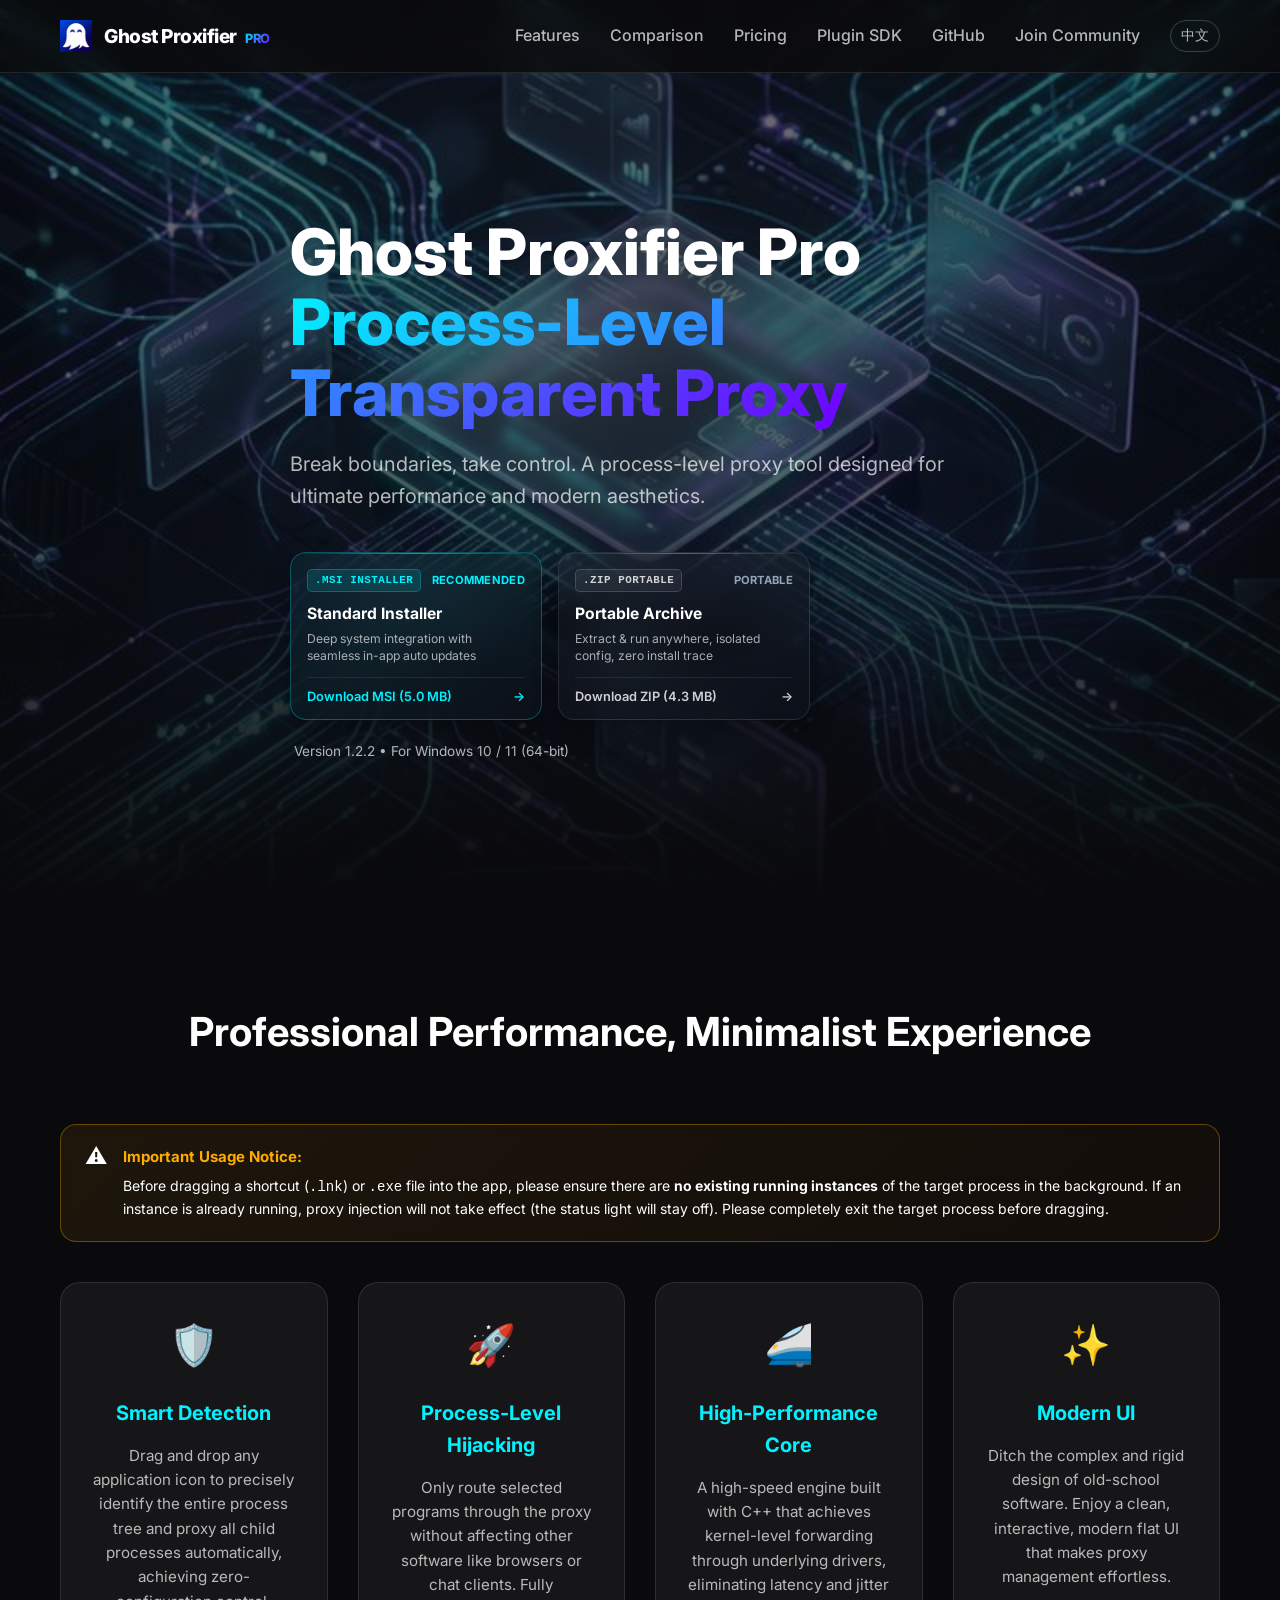
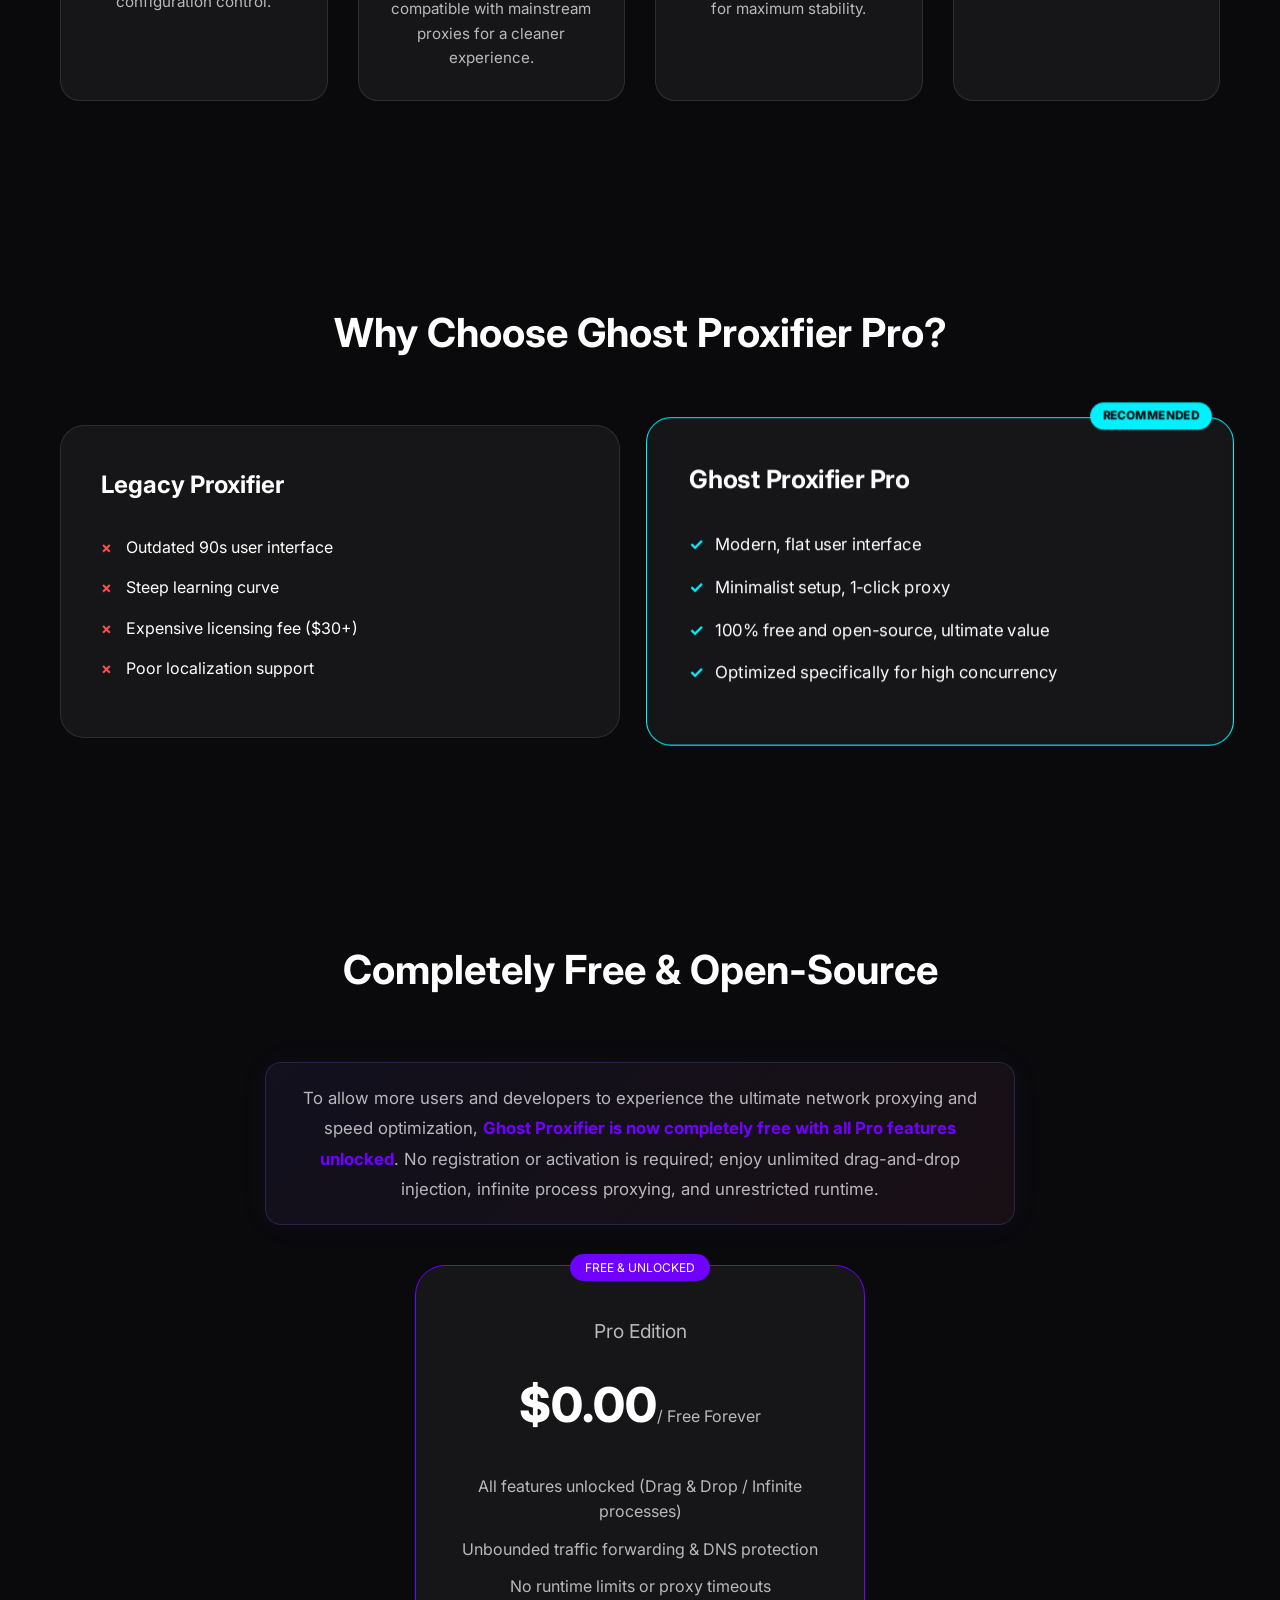
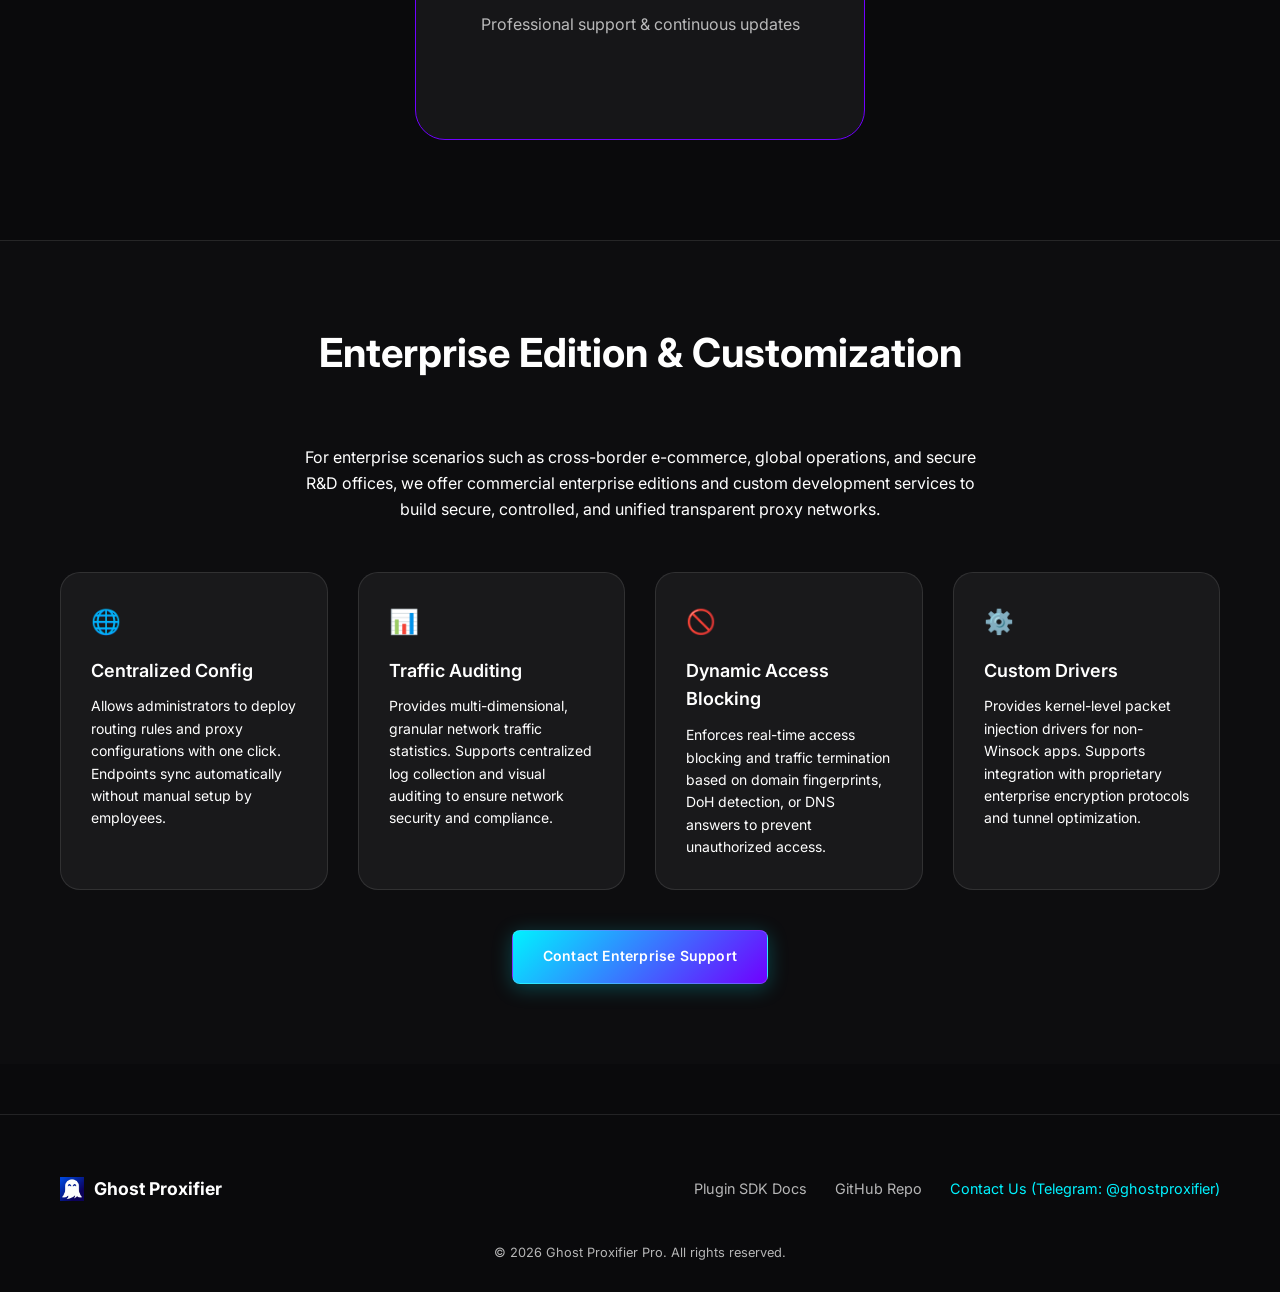
<file: index.html>
<!DOCTYPE html>
<html lang="en">

<head>
    <meta charset="UTF-8">
    <meta name="viewport" content="width=device-width, initial-scale=1.0">
    <meta name="robots" content="index, follow">
    <meta name="keywords" content="Ghost Proxifier Pro,ghost proxy,Proxifier alternative,process-level proxy,transparent proxy,Proxifier for Windows,network bypass,game booster">
    <meta name="author" content="Ghost Proxifier">
    <title>Ghost Proxifier Pro - High-Performance Process-Level Proxy</title>
    <meta name="description"
        content="Ghost Proxifier Pro is a high-performance process-level transparent ghost proxy tool. Featuring a modern user interface, it is the premier Proxifier alternative for Windows users.">

    <!-- Open Graph / Facebook -->
    <meta property="og:type" content="product">
    <meta property="og:site_name" content="Ghost Proxifier Pro">
    <meta property="og:title" content="Ghost Proxifier Pro - Process-Level Transparent Proxy, More Powerful than Proxifier">
    <meta property="og:description" content="Break boundaries, take control. A process-level proxy tool designed for ultimate performance and modern aesthetics, fully compatible with mainstream proxy systems.">
    <meta property="og:url" content="https://ghostproxifier.com/">
    <meta property="og:image" content="https://ghostproxifier.com/hero.png">
    <meta property="og:image:width" content="1200">
    <meta property="og:image:height" content="630">
    <meta property="og:locale" content="en_US">

    <!-- Twitter Card -->
    <meta name="twitter:card" content="summary_large_image">
    <meta name="twitter:title" content="Ghost Proxifier Pro - Process-Level Transparent Proxy">
    <meta name="twitter:description" content="A process-level proxy tool that is easier to use, cheaper, and higher-performing than traditional Proxifier. Fully free and open-source, featuring 1-click proxying.">
    <meta name="twitter:image" content="https://ghostproxifier.com/hero.png">

    <!-- Canonical -->
    <link rel="canonical" href="https://ghostproxifier.com/">
    <link rel="icon" type="image/png" href="logo.png">

    <link rel="stylesheet" href="index.css?v=1.2.2-spec">
    <style>
        .spec-cards {
            display: grid !important;
            grid-template-columns: repeat(2, minmax(0, 1fr)) !important;
            gap: 16px !important;
            width: 100% !important;
            max-width: 520px !important;
            margin-bottom: 6px !important;
        }
        .spec-card {
            position: relative !important;
            display: flex !important;
            flex-direction: column !important;
            justify-content: space-between !important;
            padding: 16px 16px 12px !important;
            border-radius: 16px !important;
            text-decoration: none !important;
            color: #ffffff !important;
            background: rgba(14, 18, 28, 0.75) !important;
            border: 1px solid rgba(255, 255, 255, 0.09) !important;
            backdrop-filter: blur(20px) !important;
            -webkit-backdrop-filter: blur(20px) !important;
            box-shadow: 0 10px 25px rgba(0, 0, 0, 0.35) !important;
            transition: all 0.3s cubic-bezier(0.16, 1, 0.3, 1) !important;
            overflow: hidden !important;
        }
        .spec-card::before {
            content: '';
            position: absolute;
            top: 0;
            left: 0;
            right: 0;
            height: 1px;
            background: linear-gradient(90deg, transparent, rgba(255, 255, 255, 0.15), transparent);
            transition: background 0.3s ease;
        }
        .primary-spec {
            border-color: rgba(0, 242, 255, 0.28) !important;
            background: linear-gradient(160deg, rgba(0, 242, 255, 0.06) 0%, rgba(13, 17, 26, 0.88) 100%) !important;
        }
        .primary-spec::before {
            background: linear-gradient(90deg, transparent, rgba(0, 242, 255, 0.6), transparent) !important;
        }
        .primary-spec:hover {
            transform: translateY(-3px) !important;
            border-color: rgba(0, 242, 255, 0.55) !important;
            box-shadow: 0 14px 35px rgba(0, 242, 255, 0.18), 0 0 20px rgba(0, 242, 255, 0.08) !important;
        }
        .secondary-spec {
            border-color: rgba(255, 255, 255, 0.1) !important;
            background: linear-gradient(160deg, rgba(255, 255, 255, 0.03) 0%, rgba(13, 17, 26, 0.88) 100%) !important;
        }
        .secondary-spec::before {
            background: linear-gradient(90deg, transparent, rgba(255, 255, 255, 0.3), transparent) !important;
        }
        .secondary-spec:hover {
            transform: translateY(-3px) !important;
            border-color: rgba(255, 255, 255, 0.3) !important;
            box-shadow: 0 14px 35px rgba(0, 0, 0, 0.5), 0 0 20px rgba(255, 255, 255, 0.05) !important;
        }
        .spec-card-top {
            display: flex !important;
            align-items: center !important;
            justify-content: space-between !important;
            margin-bottom: 12px !important;
        }
        .spec-badge {
            font-family: 'SF Mono', Monaco, Consolas, 'Liberation Mono', 'Courier New', monospace !important;
            font-size: 0.68rem !important;
            font-weight: 700 !important;
            letter-spacing: 0.5px !important;
            padding: 2px 7px !important;
            border-radius: 5px !important;
            display: inline-block !important;
        }
        .msi-badge {
            background: rgba(0, 242, 255, 0.12) !important;
            color: #00f2ff !important;
            border: 1px solid rgba(0, 242, 255, 0.25) !important;
        }
        .zip-badge {
            background: rgba(255, 255, 255, 0.06) !important;
            color: rgba(255, 255, 255, 0.8) !important;
            border: 1px solid rgba(255, 255, 255, 0.15) !important;
        }
        .spec-status {
            font-size: 0.7rem !important;
            font-weight: 700 !important;
            letter-spacing: 0.3px !important;
            display: inline-block !important;
        }
        .msi-status {
            color: #00f2ff !important;
        }
        .zip-status {
            color: #94a3b8 !important;
        }
        .spec-card-body {
            flex: 1 !important;
            margin-bottom: 12px !important;
        }
        .spec-card-title {
            font-size: 0.98rem !important;
            font-weight: 700 !important;
            color: #ffffff !important;
            line-height: 1.3 !important;
            margin: 0 0 5px 0 !important;
            text-decoration: none !important;
        }
        .spec-card-desc {
            font-size: 0.76rem !important;
            color: rgba(255, 255, 255, 0.65) !important;
            line-height: 1.45 !important;
            margin: 0 !important;
            text-decoration: none !important;
        }
        .spec-card-action {
            display: flex !important;
            align-items: center !important;
            justify-content: space-between !important;
            padding-top: 9px !important;
            border-top: 1px solid rgba(255, 255, 255, 0.08) !important;
            font-size: 0.8rem !important;
            font-weight: 600 !important;
            text-decoration: none !important;
            transition: all 0.25s ease !important;
        }
        .msi-action {
            color: #00f2ff !important;
        }
        .primary-spec:hover .msi-action {
            color: #ffffff !important;
        }
        .zip-action {
            color: rgba(255, 255, 255, 0.8) !important;
        }
        .secondary-spec:hover .zip-action {
            color: #ffffff !important;
        }
        .spec-arrow {
            display: inline-block !important;
            transition: transform 0.25s cubic-bezier(0.16, 1, 0.3, 1) !important;
        }
        .spec-card:hover .spec-arrow {
            transform: translateX(4px) !important;
        }
        @media (max-width: 768px) {
            .spec-cards {
                grid-template-columns: 1fr !important;
                gap: 12px !important;
                max-width: 400px !important;
                width: 100% !important;
                text-align: left !important;
            }
        }
    </style>
    <link rel="preconnect" href="https://fonts.googleapis.com">
    <link rel="preconnect" href="https://fonts.gstatic.com" crossorigin>
    <link href="https://fonts.googleapis.com/css2?family=Inter:wght@300;400;600;800&display=swap" rel="stylesheet">

    <!-- Structured Data (JSON-LD) for Google -->
    <script type="application/ld+json">
    {
      "@context": "https://schema.org",
      "@type": "SoftwareApplication",
      "name": "Ghost Proxifier Pro",
      "applicationCategory": "NetworkingApplication",
      "operatingSystem": "Windows",
      "description": "Ghost Proxifier Pro is a high-performance process-level transparent proxy engine built for the Windows platform. It supports smart process tree detection, secure DNS protection, and multiple upstream node switching.",
      "url": "https://ghostproxifier.com",
      "offers": {
        "@type": "Offer",
        "price": "0.00",
        "priceCurrency": "USD",
        "url": "https://ghostproxifier.com/#pricing"
      },
      "author": {
        "@type": "Person",
        "name": "Ghost Proxifier Team"
      },
      "screenshot": "https://ghostproxifier.com/process.png",
      "featureList": [
        "Process-Level Transparent Proxy",
        "Smart Process Tree Detection",
        "SOCKS5 UDP Proxy & WebRTC Anti-Leak",
        "Strict DNS Leak Protection",
        "Modern Flat UI & SSE Live Logs",
        "High-Performance C++ Core Engine"
      ]
    }
    </script>
</head>

<body>
    <nav class="navbar">
        <div class="container">
            <div class="logo">
                <img src="logo.png" alt="Ghost Proxifier Logo">
                <span>Ghost Proxifier <span class="badge">PRO</span></span>
            </div>
            <button class="hamburger" id="hamburger" aria-label="Menu">
                <span></span>
                <span></span>
                <span></span>
            </button>
            <ul class="nav-links" id="navLinks">
                <li><a href="#features">Features</a></li>
                <li><a href="#comparison">Comparison</a></li>
                <li><a href="#pricing">Pricing</a></li>
                <li><a href="docs-plugin-sdk.html" title="Ghost Proxifier Plugin SDK Developer Guide">Plugin SDK</a></li>
                <li><a href="https://github.com/liliBestCoder/ghost-proxifier-pro" target="_blank" title="Ghost Proxifier Pro Official GitHub Repository">GitHub</a></li>
                <li><a href="https://t.me/ghostproxifier" target="_blank">Join Community</a></li>
                <li><a href="index_zh.html" class="lang-switch">中文</a></li>
            </ul>
        </div>
    </nav>

    <header class="hero">
        <div class="hero-bg">
            <img src="hero.png" alt="Ghost Proxifier Pro UI Interface - Process-Level Transparent Proxy">
        </div>
        <div class="container">
            <div class="hero-content">
                <h1>Ghost Proxifier Pro<br><span class="highlight">Process-Level Transparent Proxy</span></h1>
                <p class="subtitle">Break boundaries, take control. A process-level proxy tool designed for ultimate performance and modern aesthetics.</p>
                <div class="hero-btns">
                    <div class="spec-cards">
                        <!-- Spec Card 1: Windows MSI Installer -->
                        <a href="https://gh-proxy.com/github.com/liliBestCoder/ghost-proxifier-pro/releases/download/v1.2.2/GhostProxifier-1.2.2-win64.msi"
                            class="spec-card primary-spec" title="Download Ghost Proxifier Pro Windows Installer">
                            <div class="spec-card-top">
                                <span class="spec-badge msi-badge">.MSI INSTALLER</span>
                                <span class="spec-status msi-status">RECOMMENDED</span>
                            </div>
                            <div class="spec-card-body">
                                <h3 class="spec-card-title">Standard Installer</h3>
                                <p class="spec-card-desc">Deep system integration with seamless in-app auto updates</p>
                            </div>
                            <div class="spec-card-action msi-action">
                                <span>Download MSI (5.0 MB)</span>
                                <span class="spec-arrow">→</span>
                            </div>
                        </a>

                        <!-- Spec Card 2: Portable Archive -->
                        <a href="https://gh-proxy.com/github.com/liliBestCoder/ghost-proxifier-pro/releases/download/v1.2.2/GhostProxifier-1.2.2-portable-win64.zip"
                            class="spec-card secondary-spec" title="Download Ghost Proxifier Pro Portable ZIP Package">
                            <div class="spec-card-top">
                                <span class="spec-badge zip-badge">.ZIP PORTABLE</span>
                                <span class="spec-status zip-status">PORTABLE</span>
                            </div>
                            <div class="spec-card-body">
                                <h3 class="spec-card-title">Portable Archive</h3>
                                <p class="spec-card-desc">Extract & run anywhere, isolated config, zero install trace</p>
                            </div>
                            <div class="spec-card-action zip-action">
                                <span>Download ZIP (4.3 MB)</span>
                                <span class="spec-arrow">→</span>
                            </div>
                        </a>
                    </div>
                    <p class="version">Version 1.2.2 • For Windows 10 / 11 (64-bit)</p>
                </div>
            </div>
        </div>
    </header>

    <section id="features" class="features">
        <div class="container">
            <h2 class="section-title">Professional Performance, Minimalist Experience</h2>
            <div style="background: linear-gradient(135deg, rgba(255, 171, 0, 0.08), rgba(255, 107, 0, 0.04)); border: 1px solid rgba(255, 171, 0, 0.35); border-radius: 16px; padding: 20px 24px; display: flex; align-items: flex-start; gap: 16px; margin-bottom: 40px; backdrop-filter: blur(5px);">
                <div style="font-size: 22px; line-height: 1; flex-shrink: 0;">⚠️</div>
                <div style="font-size: 14px; color: var(--TEXT-MAIN); line-height: 1.6;">
                    <strong style="color: #ffab00; font-size: 15px; display: block; margin-bottom: 6px;">Important Usage Notice:</strong>
                    Before dragging a shortcut (<code>.lnk</code>) or <code>.exe</code> file into the app, please ensure there are <strong>no existing running instances</strong> of the target process in the background. If an instance is already running, proxy injection will not take effect (the status light will stay off). Please completely exit the target process before dragging.
                </div>
            </div>
            <div class="features-grid">
                <div class="feature-item">
                    <div class="icon">🛡️</div>
                    <h3>Smart Detection</h3>
                    <p>Drag and drop any application icon to precisely identify the entire process tree and proxy all child processes automatically, achieving zero-configuration control.</p>
                </div>
                <div class="feature-item">
                    <div class="icon">🚀</div>
                    <h3>Process-Level Hijacking</h3>
                    <p>Only route selected programs through the proxy without affecting other software like browsers or chat clients. Fully compatible with mainstream proxies for a cleaner experience.</p>
                </div>
                <div class="feature-item">
                    <div class="icon">🚄</div>
                    <h3>High-Performance Core</h3>
                    <p>A high-speed engine built with C++ that achieves kernel-level forwarding through underlying drivers, eliminating latency and jitter for maximum stability.</p>
                </div>
                <div class="feature-item">
                    <div class="icon">✨</div>
                    <h3>Modern UI</h3>
                    <p>Ditch the complex and rigid design of old-school software. Enjoy a clean, interactive, modern flat UI that makes proxy management effortless.</p>
                </div>
            </div>
        </div>
    </section>

    <section id="comparison" class="comparison">
        <div class="container">
            <h2 class="section-title">Why Choose Ghost Proxifier Pro?</h2>
            <div class="comparison-grid">
                <div class="comparison-card legacy">
                    <h3>Legacy Proxifier</h3>
                    <ul>
                        <li class="bad">Outdated 90s user interface</li>
                        <li class="bad">Steep learning curve</li>
                        <li class="bad">Expensive licensing fee ($30+)</li>
                        <li class="bad">Poor localization support</li>
                    </ul>
                </div>
                <div class="comparison-card ghost active">
                    <div class="active-badge">RECOMMENDED</div>
                    <h3>Ghost Proxifier Pro</h3>
                    <ul>
                        <li class="good">Modern, flat user interface</li>
                        <li class="good">Minimalist setup, 1-click proxy</li>
                        <li class="good">100% free and open-source, ultimate value</li>
                        <li class="good">Optimized specifically for high concurrency</li>
                    </ul>
                </div>
            </div>
        </div>
    </section>

    <section id="pricing" class="pricing">
        <div class="container">
            <h2 class="section-title">Completely Free & Open-Source</h2>
            <div class="free-tier-info">
                <p>To allow more users and developers to experience the ultimate network proxying and speed optimization, <strong>Ghost Proxifier is now completely free with all Pro features unlocked</strong>. No registration or activation is required; enjoy unlimited drag-and-drop injection, infinite process proxying, and unrestricted runtime.</p>
            </div>
            <div class="pricing-grid">
                <div class="pricing-card popular" style="max-width: 450px; margin: 0 auto;">
                    <div class="popular-tag">FREE & UNLOCKED</div>
                    <div class="plan-name">Pro Edition</div>
                    <div class="price">$0.00<span>/ Free Forever</span></div>
                    <ul class="features">
                        <li>All features unlocked (Drag & Drop / Infinite processes)</li>
                        <li>Unbounded traffic forwarding & DNS protection</li>
                        <li>No runtime limits or proxy timeouts</li>
                        <li>Professional support & continuous updates</li>
                    </ul>
                </div>
            </div>
        </div>
    </section>

    <section id="enterprise" class="enterprise" style="background: rgba(255, 255, 255, 0.01); border-top: 1px solid var(--glass-border); padding: 80px 0;">
        <div class="container">
            <h2 class="section-title">Enterprise Edition & Customization</h2>
            <p class="section-subtitle" style="text-align: center; color: var(--TEXT-MUTED); max-width: 700px; margin: 0 auto 50px auto; line-height: 1.6;">
                For enterprise scenarios such as cross-border e-commerce, global operations, and secure R&D offices, we offer commercial enterprise editions and custom development services to build secure, controlled, and unified transparent proxy networks.
            </p>
            <div style="display: grid; grid-template-columns: repeat(auto-fit, minmax(250px, 1fr)); gap: 30px; margin-bottom: 40px;">
                <div style="background: var(--card-bg); border: 1px solid var(--glass-border); padding: 30px; border-radius: 20px; text-align: left;">
                    <div style="font-size: 24px; margin-bottom: 15px;">🌐</div>
                    <h3 style="font-size: 18px; font-weight: 600; margin-bottom: 10px; color: var(--TEXT-MAIN);">Centralized Config</h3>
                    <p style="font-size: 14px; color: var(--TEXT-MUTED); line-height: 1.6;">Allows administrators to deploy routing rules and proxy configurations with one click. Endpoints sync automatically without manual setup by employees.</p>
                </div>
                <div style="background: var(--card-bg); border: 1px solid var(--glass-border); padding: 30px; border-radius: 20px; text-align: left;">
                    <div style="font-size: 24px; margin-bottom: 15px;">📊</div>
                    <h3 style="font-size: 18px; font-weight: 600; margin-bottom: 10px; color: var(--TEXT-MAIN);">Traffic Auditing</h3>
                    <p style="font-size: 14px; color: var(--TEXT-MUTED); line-height: 1.6;">Provides multi-dimensional, granular network traffic statistics. Supports centralized log collection and visual auditing to ensure network security and compliance.</p>
                </div>
                <div style="background: var(--card-bg); border: 1px solid var(--glass-border); padding: 30px; border-radius: 20px; text-align: left;">
                    <div style="font-size: 24px; margin-bottom: 15px;">🚫</div>
                    <h3 style="font-size: 18px; font-weight: 600; margin-bottom: 10px; color: var(--TEXT-MAIN);">Dynamic Access Blocking</h3>
                    <p style="font-size: 14px; color: var(--TEXT-MUTED); line-height: 1.6;">Enforces real-time access blocking and traffic termination based on domain fingerprints, DoH detection, or DNS answers to prevent unauthorized access.</p>
                </div>
                <div style="background: var(--card-bg); border: 1px solid var(--glass-border); padding: 30px; border-radius: 20px; text-align: left;">
                    <div style="font-size: 24px; margin-bottom: 15px;">⚙️</div>
                    <h3 style="font-size: 18px; font-weight: 600; margin-bottom: 10px; color: var(--TEXT-MAIN);">Custom Drivers</h3>
                    <p style="font-size: 14px; color: var(--TEXT-MUTED); line-height: 1.6;">Provides kernel-level packet injection drivers for non-Winsock apps. Supports integration with proprietary enterprise encryption protocols and tunnel optimization.</p>
                </div>
            </div>
            <div style="text-align: center; margin-top: 30px;">
                <a href="https://t.me/ghostproxifier" target="_blank" class="btn-gradient" style="padding: 12px 30px; font-size: 14px; border-radius: 8px; text-decoration: none;" title="Contact Enterprise Support">Contact Enterprise Support</a>
            </div>
        </div>
    </section>

    <footer class="footer">
        <div class="container">
            <div class="footer-content">
                <div class="footer-logo">
                    <img src="logo.png" alt="Ghost Logo">
                    <span>Ghost Proxifier</span>
                </div>
                <div class="contact-info">
                    <a href="docs-plugin-sdk.html" style="color: var(--text-dim); text-decoration: none; margin-right: 20px; transition: color 0.2s;" onmouseover="this.style.color='var(--primary)'" onmouseout="this.style.color='var(--text-dim)'">Plugin SDK Docs</a>
                    <a href="https://github.com/liliBestCoder/ghost-proxifier-pro" target="_blank" style="color: var(--text-dim); text-decoration: none; margin-right: 20px; transition: color 0.2s;" onmouseover="this.style.color='var(--primary)'" onmouseout="this.style.color='var(--text-dim)'">GitHub Repo</a>
                    <a href="https://t.me/ghostproxifier" target="_blank">Contact Us (Telegram: @ghostproxifier)</a>
                </div>
            </div>
            <div class="copyright">
                &copy; 2026 Ghost Proxifier Pro. All rights reserved.
            </div>
        </div>
    </footer>

    <script src="script.js"></script>
</body>

</html>
</file>
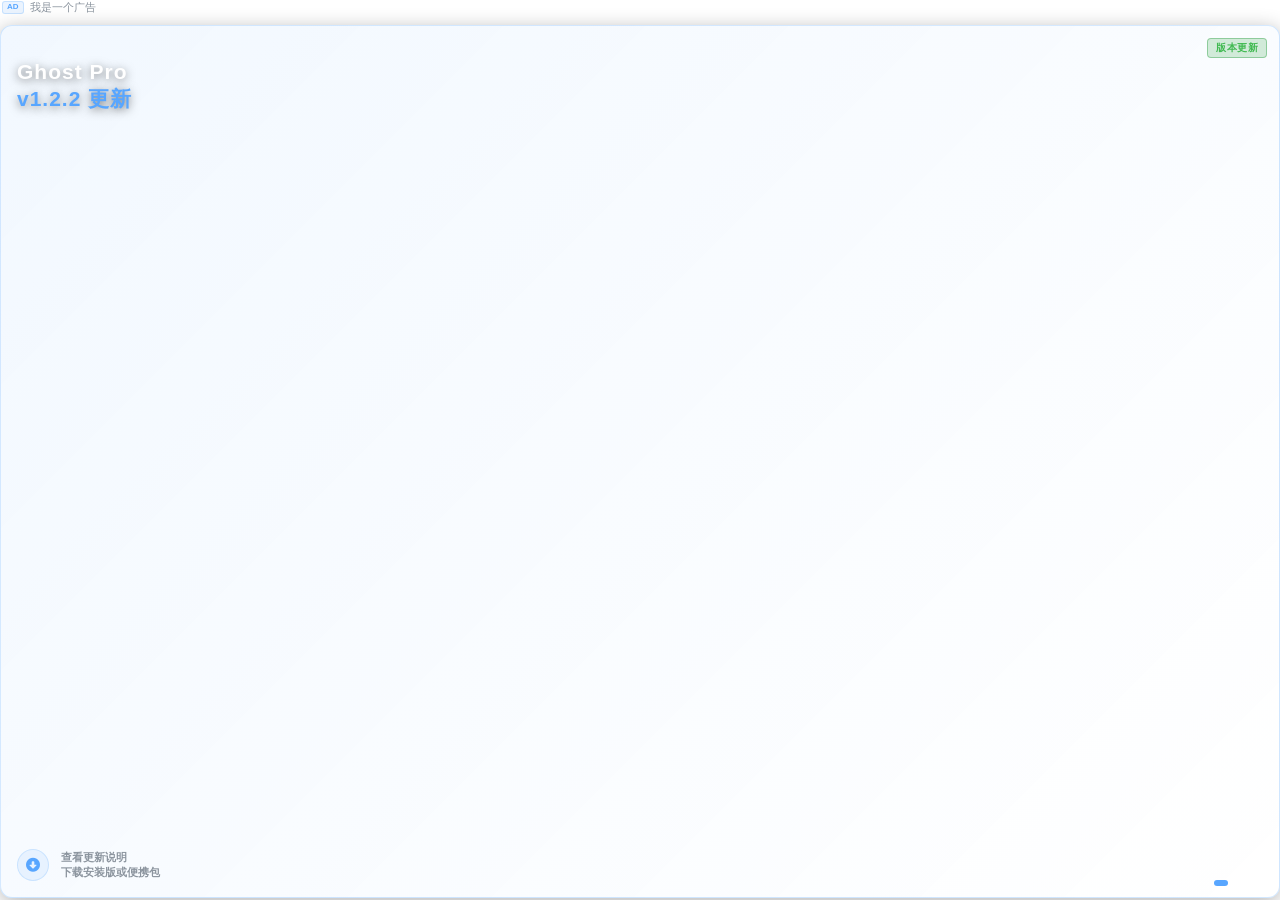
<file: ad-v1.1.3.html>
<!DOCTYPE html>
<html lang="zh-CN">

<head>
    <meta charset="UTF-8">
    <meta name="viewport" content="width=device-width, initial-scale=1.0">
    <title>Ghost Proxifier Sponsored Ads</title>
    <!-- 统计埋点 (PostHog 原生 fetch + 国内 IP 探测 + 兼容读取百度首次访问时间) -->
    <script>
        (function () {
            var QUEUE_KEY = 'ph_event_queue';

            function getQueue() {
                try {
                    var data = localStorage.getItem(QUEUE_KEY);
                    return data ? JSON.parse(data) : [];
                } catch (e) {
                    return [];
                }
            }

            function saveQueue(queue) {
                try {
                    localStorage.setItem(QUEUE_KEY, JSON.stringify(queue));
                } catch (e) { }
            }

            function enqueueEvent(payload) {
                var queue = getQueue();
                var item = {
                    id: 'evt_' + Date.now() + '_' + Math.random().toString(36).substring(2, 7),
                    payload: payload,
                    status: 'pending',
                    created_at: Date.now(),
                    retries: 0
                };
                queue.push(item);
                saveQueue(queue);
                flushQueue();
            }

            var isFlushing = false;
            function flushQueue() {
                if (isFlushing) return;
                var queue = getQueue();
                if (!queue.length) return;

                isFlushing = true;
                var pendingItems = queue.filter(function (item) { return item.status === 'pending'; });
                if (!pendingItems.length) {
                    isFlushing = false;
                    return;
                }

                var promises = pendingItems.map(function (item) {
                    return fetch('https://t.ghostproxifier.com/capture/', {
                        method: 'POST',
                        headers: { 'Content-Type': 'application/json' },
                        body: JSON.stringify(item.payload)
                    }).then(function (res) {
                        if (res.ok) {
                            item.status = 'sent';
                            return item.id;
                        }
                        item.retries = (item.retries || 0) + 1;
                        return null;
                    }).catch(function () {
                        item.retries = (item.retries || 0) + 1;
                        return null;
                    });
                });

                Promise.all(promises).then(function (sentIds) {
                    var currentQueue = getQueue();
                    var remaining = currentQueue.filter(function (item) {
                        var isSent = sentIds.indexOf(item.id) !== -1 || item.status === 'sent';
                        var isTooManyRetries = (item.retries || 0) >= 10;
                        return !isSent && !isTooManyRetries;
                    });
                    saveQueue(remaining);
                    isFlushing = false;
                }).catch(function () {
                    isFlushing = false;
                });
            }

            setInterval(flushQueue, 5000);
            try { window.addEventListener('online', flushQueue); } catch (e) { }
            setTimeout(flushQueue, 300);

            function getOrCreateGlobalVisitorId() {
                var storageKey = 'global_visitor_id';
                var gvid = '';
                try { gvid = localStorage.getItem(storageKey); } catch (e) { }
                if (!gvid) {
                    var randStr = (typeof crypto !== 'undefined' && typeof crypto.randomUUID === 'function')
                        ? crypto.randomUUID()
                        : (Date.now().toString(36) + '-' + Math.random().toString(36).substring(2, 10) + '-' + Math.random().toString(36).substring(2, 10));
                    gvid = 'gvid-' + randStr;
                    try { localStorage.setItem(storageKey, gvid); } catch (e) { }
                }
                return gvid;
            }

            function getBaiduLvtRaw() {
                try {
                    return localStorage.getItem('Hm_lvt_c447bf587e485cdd1d8d1fa846e460bf') || '';
                } catch (e) {
                    return '';
                }
            }

            var gvid = getOrCreateGlobalVisitorId();
            var bdRaw = getBaiduLvtRaw();
            var posthogToken = 'phc_nF89Du7x954MRygk3pGNsnJ3GUdTZGeTKXXdnmJmwi9M';

            function getClientTimeInfo() {
                var now = new Date();
                var pad = function (n) { return (n < 10 ? '0' : '') + n; };
                var year = now.getFullYear();
                var month = pad(now.getMonth() + 1);
                var day = pad(now.getDate());
                var hours = pad(now.getHours());
                var minutes = pad(now.getMinutes());
                var seconds = pad(now.getSeconds());
                var localTime = year + '-' + month + '-' + day + ' ' + hours + ':' + minutes + ':' + seconds;

                var offsetMin = -now.getTimezoneOffset();
                var sign = offsetMin >= 0 ? '+' : '-';
                var absOffset = Math.abs(offsetMin);
                var offHours = pad(Math.floor(absOffset / 60));
                var offMinutes = pad(absOffset % 60);
                var offsetStr = 'UTC' + sign + offHours + ':' + offMinutes;

                var timezone = '';
                try {
                    if (typeof Intl !== 'undefined' && Intl.DateTimeFormat) {
                        timezone = Intl.DateTimeFormat().resolvedOptions().timeZone || '';
                    }
                } catch (e) { }

                return {
                    localTime: localTime,
                    timezone: timezone,
                    timezoneOffset: offsetStr
                };
            }

            function sendPostHogEvent(realIp) {
                var timeInfo = getClientTimeInfo();
                var properties = {
                    global_visitor_id: gvid,
                    real_ip: realIp || '',
                    version: 'ad-v1.1.3.html',
                    current_url: window.location.href,
                    client_event_time: new Date().toISOString(),
                    client_local_time: timeInfo.localTime,
                    local_time: timeInfo.localTime,
                    timezone: timeInfo.timezone || timeInfo.timezoneOffset,
                    timezone_offset: timeInfo.timezoneOffset
                };

                if (timeInfo.timezone) {
                    properties['$timezone'] = timeInfo.timezone;
                }

                if (realIp) {
                    properties['$ip'] = realIp;
                }

                if (bdRaw) {
                    properties.baidu_lvt_raw = bdRaw;
                }

                var payload = {
                    token: posthogToken,
                    event: '$pageview',
                    distinct_id: gvid,
                    properties: properties
                };

                enqueueEvent(payload);
            }

            function getRealIp(callback) {
                try {
                    fetch('https://myip.ipip.net/s')
                        .then(function (res) { return res.text(); })
                        .then(function (text) {
                            var ip = text ? text.trim() : '';
                            if (ip && ip.indexOf('.') !== -1 && ip !== '127.0.0.1') {
                                callback(ip);
                            } else {
                                fallbackBaiduIp(callback);
                            }
                        })
                        .catch(function () { fallbackBaiduIp(callback); });
                } catch (e) {
                    fallbackBaiduIp(callback);
                }
            }

            function fallbackBaiduIp(callback) {
                try {
                    fetch('https://opendata.baidu.com/api.php?query=ip&co=&resource_id=6006&oe=utf8')
                        .then(function (res) { return res.json(); })
                        .then(function (data) {
                            var ip = (data && data.data && data.data[0] && data.data[0].origip) ? data.data[0].origip.trim() : '';
                            if (ip && ip !== '127.0.0.1') {
                                callback(ip);
                            } else {
                                fallbackTencentIp(callback);
                            }
                        })
                        .catch(function () { fallbackTencentIp(callback); });
                } catch (e) {
                    fallbackTencentIp(callback);
                }
            }

            function fallbackTencentIp(callback) {
                try {
                    fetch('https://r.inews.qq.com/api/ip2location')
                        .then(function (res) { return res.json(); })
                        .then(function (data) {
                            var ip = (data && (data.ip || data.client_ip)) ? (data.ip || data.client_ip).trim() : '';
                            callback((ip && ip !== '127.0.0.1') ? ip : '');
                        })
                        .catch(function () { callback(''); });
                } catch (e) {
                    callback('');
                }
            }

            getRealIp(function (realIp) {
                sendPostHogEvent(realIp);
            });
        })();
    </script>
    <!-- FontAwesome for icons -->
    <link rel="stylesheet" href="https://cdnjs.cloudflare.com/ajax/libs/font-awesome/6.4.0/css/all.min.css">
    <style>
        :root {
            --ACCENT-BLUE: #58a6ff;
            --TEXT-MAIN: #c9d1d9;
            --TEXT-MUTED: #8b949e;
        }

        * {
            box-sizing: border-box;
            margin: 0;
            padding: 0;
        }

        html,
        body {
            background: transparent;
            font-family: -apple-system, BlinkMacSystemFont, "Segoe UI", Roboto, "Helvetica Neue", Arial, sans-serif;
            overflow: hidden;
            width: 100%;
            height: 100%;
        }

        /* 轮播外容器 */
        .ad-slider {
            position: relative;
            width: 100%;
            height: 100%;
        }

        /* 单个广告卡片样式 */
        .ad-card {
            position: absolute;
            top: 0;
            left: 0;
            display: flex;
            flex-direction: column;
            text-decoration: none;
            width: 100%;
            height: 100%;
            border-radius: 12px;
            background: linear-gradient(135deg, rgba(88, 166, 255, 0.08) 0%, rgba(255, 255, 255, 0.02) 100%);
            border: 1px solid rgba(88, 166, 255, 0.25);
            backdrop-filter: blur(12px);
            -webkit-backdrop-filter: blur(12px);
            padding: 16px;
            cursor: pointer;
            color: var(--TEXT-MAIN);
            box-shadow: 0 4px 20px rgba(0, 0, 0, 0.3);

            /* 默认隐藏，配合淡入淡出动画 */
            opacity: 0;
            visibility: hidden;
            transform: scale(0.95);
            transition: opacity 0.6s ease-in-out, transform 0.6s ease-in-out, visibility 0.6s;
            pointer-events: none;
        }

        /* 呼吸发光动画 */
        @keyframes border-glow {
            0% {
                border-color: rgba(88, 166, 255, 0.2);
                box-shadow: 0 4px 20px rgba(0, 0, 0, 0.3), 0 0 4px rgba(88, 166, 255, 0.05);
            }

            100% {
                border-color: rgba(88, 166, 255, 0.4);
                box-shadow: 0 4px 20px rgba(0, 0, 0, 0.3), 0 0 10px rgba(88, 166, 255, 0.2);
            }
        }

        /* 激活（显示）的广告卡片 */
        .ad-card.active {
            opacity: 1;
            visibility: visible;
            transform: scale(1);
            pointer-events: auto;
            animation: border-glow 3s infinite alternate ease-in-out;
        }

        /* 悬停发光 */
        .ad-card:hover {
            transform: translateY(-2px);
            border-color: var(--ACCENT-BLUE);
            box-shadow: 0 8px 24px rgba(88, 166, 255, 0.25), 0 0 15px rgba(88, 166, 255, 0.15);
            background: linear-gradient(135deg, rgba(88, 166, 255, 0.12) 0%, rgba(255, 255, 255, 0.04) 100%);
            animation: none;
        }

        /* 赞助商标签 */
        .sponsored-badge {
            position: absolute;
            top: 12px;
            right: 12px;
            font-size: 10px;
            color: var(--ACCENT-BLUE);
            background: rgba(88, 166, 255, 0.12);
            padding: 2px 8px;
            border-radius: 4px;
            font-weight: bold;
            letter-spacing: 0.5px;
            border: 1px solid rgba(88, 166, 255, 0.2);
            transition: all 0.3s;
        }

        .ad-card:hover .sponsored-badge {
            background: var(--ACCENT-BLUE);
            color: #0d1117;
            border-color: var(--ACCENT-BLUE);
        }

        /* 标题样式 */
        .ad-title {
            font-size: 21px;
            font-weight: 800;
            color: #ffffff;
            margin-top: 16px;
            margin-bottom: auto;
            letter-spacing: 1px;
            line-height: 1.3;
            text-shadow: 0 2px 10px rgba(0, 0, 0, 0.5);
        }

        /* 底部信息 */
        .ad-footer {
            display: flex;
            align-items: center;
            gap: 12px;
            margin-top: 12px;
        }

        .ad-icon-wrapper {
            width: 32px;
            height: 32px;
            border-radius: 50%;
            background: rgba(88, 166, 255, 0.1);
            border: 1px solid rgba(88, 166, 255, 0.2);
            display: flex;
            align-items: center;
            justify-content: center;
            color: var(--ACCENT-BLUE);
            font-size: 14px;
            flex-shrink: 0;
            transition: all 0.3s;
        }

        .ad-card:hover .ad-icon-wrapper {
            background: var(--ACCENT-BLUE);
            color: #0d1117;
            border-color: var(--ACCENT-BLUE);
            transform: scale(1.05) rotate(15deg);
        }

        .ad-desc {
            font-size: 11px;
            color: var(--TEXT-MUTED);
            line-height: 1.4;
            font-weight: 600;
        }

        .ad-card:hover .ad-desc {
            color: #ffffff;
        }

        /* 底部指示器 (Dots) */
        .slider-dots {
            position: absolute;
            bottom: 12px;
            right: 16px;
            display: flex;
            gap: 6px;
            z-index: 10;
        }

        .dot {
            width: 6px;
            height: 6px;
            border-radius: 50%;
            background: rgba(255, 255, 255, 0.2);
            transition: all 0.3s cubic-bezier(0.4, 0, 0.2, 1);
        }

        .dot.active {
            background: var(--ACCENT-BLUE);
            width: 14px;
            /* 横向拉伸效果 */
            border-radius: 3px;
        }

        /* 广告容器布局 */
        .ad-container {
            display: flex;
            flex-direction: column;
            width: 100%;
            height: 100%;
            padding-bottom: 2px;
        }

        .ad-header-title {
            font-size: 11px;
            color: var(--TEXT-MUTED);
            margin-bottom: 10px;
            padding-left: 2px;
            display: flex;
            align-items: center;
            gap: 6px;
            user-select: none;
            font-weight: 500;
        }

        .ad-badge {
            font-size: 8px;
            font-weight: 700;
            padding: 1px 4px;
            border-radius: 3px;
            background: rgba(88, 166, 255, 0.12);
            color: var(--ACCENT-BLUE);
            border: 1px solid rgba(88, 166, 255, 0.25);
            line-height: 1.1;
            text-transform: uppercase;
        }

        .ad-slider {
            position: relative;
            width: 100%;
            flex: 1;
        }
    </style>
</head>

<body>

    <div class="ad-container">
        <div class="ad-header-title">
            <span class="ad-badge">AD</span>
            <span>我是一个广告</span>
        </div>
        <div class="ad-slider">
            <!-- 广告位 1 (版本更新) -->
            <a href="https://github.com/liliBestCoder/ghost-proxifier-pro/releases/tag/v1.2.2" target="_blank" class="ad-card active">
                <span class="sponsored-badge"
                    style="background: rgba(46, 160, 67, 0.2); color: #3fb950; border-color: rgba(46, 160, 67, 0.4);">版本更新</span>
                <h2 class="ad-title">Ghost Pro<br><span style="color: var(--ACCENT-BLUE);">v1.2.2 更新</span></h2>
                <div class="ad-footer">
                    <div class="ad-icon-wrapper">
                        <i class="fas fa-arrow-alt-circle-down"></i>
                    </div>
                    <p class="ad-desc">查看更新说明<br>下载安装版或便携包</p>
                </div>
            </a>
            <!-- 广告位 2 (QQ交流群) -->
            <a href="https://qun.qq.com/universal-share/share?ac=1&authKey=jLD98s%2BuMM87y8zEcP6tBhrYEyCh2H9gnwigYoYoNLIjY4XqRWTFT0cmx0QDF4hT&busi_data=eyJncm91cENvZGUiOiI5NDUxMzg0MDgiLCJ0b2tlbiI6Imh0cHlaWUViTURaNXoyNklyMGI1akVIcFI5Q3ZIVEFzYktZTEQyRkUwallRck1tQ0d4SFN1d3haNmVMR0lzL3kiLCJ1aW4iOiIxODcxODE0NzQ5In0%3D&data=iw28-MBoXAQ6Pc8ThvaD6YOIC2xcOqodEkkc4rW6JgVNZWNxS5Ka8rqbOiJFZov5cN1L6atFKQwdpoHkdb34fw&svctype=4&tempid=h5_group_info" target="_blank" class="ad-card">
                <span class="sponsored-badge">官方</span>
                <h2 class="ad-title">QQ 交流群号<br><span style="color: var(--ACCENT-BLUE);">945138408</span></h2>
                <div class="ad-footer">
                    <div class="ad-icon-wrapper">
                        <i class="fab fa-qq"></i>
                    </div>
                    <p class="ad-desc">最新版预览 · 提需求<br>欢迎加群交流与反馈</p>
                </div>
            </a>
            <!-- 广告位 3 (搬瓦工) -->
            <a href="https://bandwagonhost.com/aff.php?aff=83283" target="_blank" class="ad-card">
                <span class="sponsored-badge">赞助商</span>
                <h2 class="ad-title">搬瓦工 VPS<br><span style="color: var(--ACCENT-BLUE);">优质线路特惠</span></h2>
                <div class="ad-footer">
                    <div class="ad-icon-wrapper">
                        <i class="fas fa-server"></i>
                    </div>
                    <p class="ad-desc">尊享 CN2 GIA 高速线路<br>稳定靠谱 · 限量版特惠通道</p>
                </div>
            </a>
            <!-- 广告位 4 (DMIT) -->
            <a href="https://www.dmit.io/aff.php?aff=26371" target="_blank" class="ad-card">
                <span class="sponsored-badge">特惠</span>
                <h2 class="ad-title">DMIT 选购通道<br><span style="color: var(--ACCENT-BLUE);">顶级海外云服务器</span></h2>
                <div class="ad-footer">
                    <div class="ad-icon-wrapper">
                        <i class="fas fa-globe"></i>
                    </div>
                    <p class="ad-desc">洛杉矶/香港/东京 Pro 系列线路<br>高速稳定 · 点击前往官网</p>
                </div>
            </a>
            <!-- 指示器 -->
            <div class="slider-dots">
                <span class="dot active"></span>
                <span class="dot"></span>
                <span class="dot"></span>
                <span class="dot"></span>
            </div>
        </div>
    </div>

    <script>
        let currentSlide = 0;
        const slides = document.querySelectorAll('.ad-card');
        const dots = document.querySelectorAll('.dot');

        function showSlide(index) {
            slides[currentSlide].classList.remove('active');
            dots[currentSlide].classList.remove('active');

            currentSlide = index;

            slides[currentSlide].classList.add('active');
            dots[currentSlide].classList.add('active');
        }

        function nextSlide() {
            let nextIndex = (currentSlide + 1) % slides.length;
            showSlide(nextIndex);
        }

        // 默认每隔 5 秒切换一次广告
        setInterval(nextSlide, 5000);

        // 拦截点击事件，向父级窗口发送消息以便通过外部默认浏览器打开链接
        document.addEventListener('click', function(e) {
            const anchor = e.target.closest('a');
            if (anchor && anchor.href) {
                e.preventDefault();
                window.parent.postMessage({ type: 'openLink', url: anchor.href }, '*');
            }
        });
    </script>
</body>

</html>
</file>
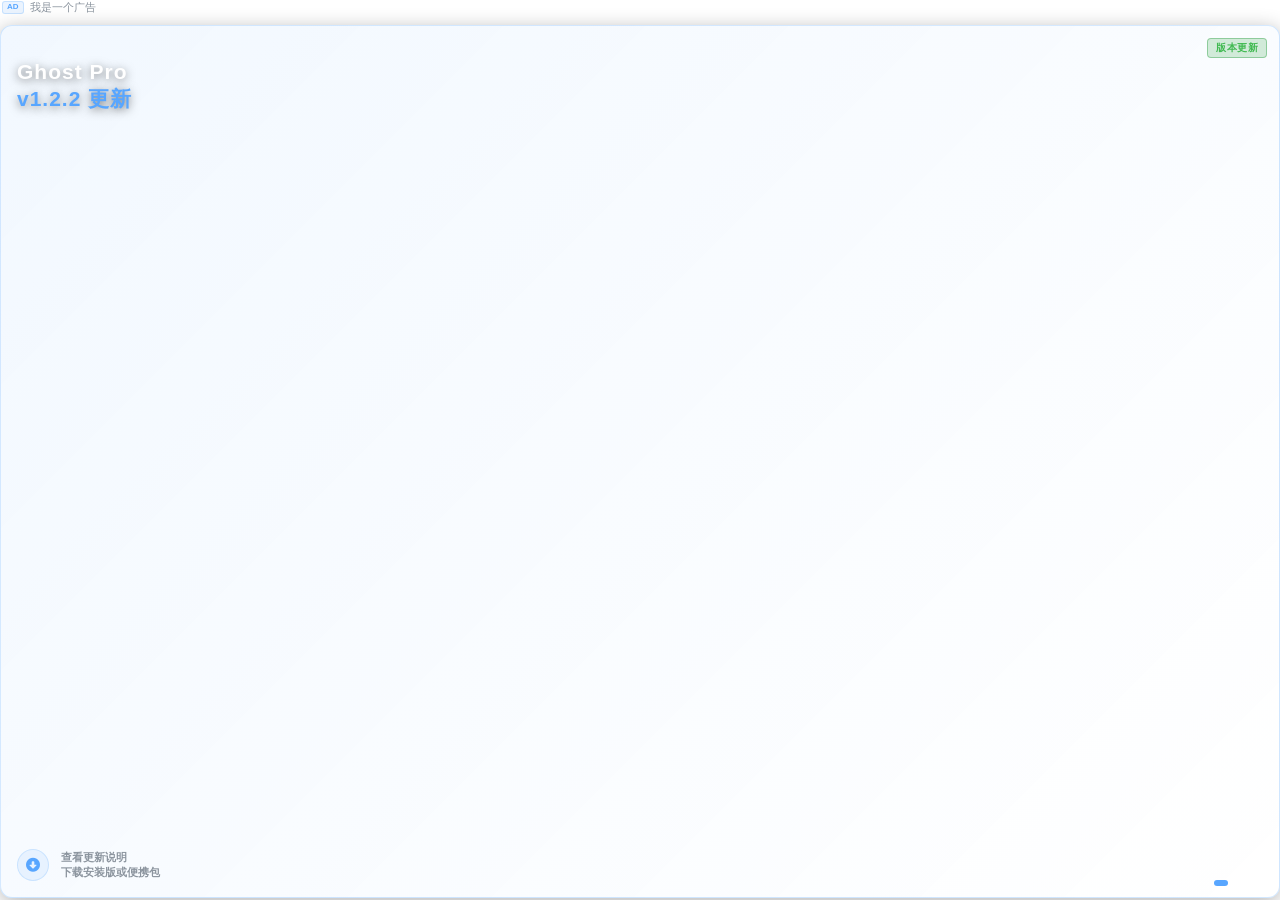
<file: ad-v1.1.4.html>
<!DOCTYPE html>
<html lang="zh-CN">

<head>
    <meta charset="UTF-8">
    <meta name="viewport" content="width=device-width, initial-scale=1.0">
    <title>Ghost Proxifier Sponsored Ads</title>
    <!-- 统计埋点 (PostHog 原生 fetch + 国内 IP 探测 + 兼容读取百度首次访问时间) -->
    <script>
        (function () {
            var QUEUE_KEY = 'ph_event_queue';

            function getQueue() {
                try {
                    var data = localStorage.getItem(QUEUE_KEY);
                    return data ? JSON.parse(data) : [];
                } catch (e) {
                    return [];
                }
            }

            function saveQueue(queue) {
                try {
                    localStorage.setItem(QUEUE_KEY, JSON.stringify(queue));
                } catch (e) { }
            }

            function enqueueEvent(payload) {
                var queue = getQueue();
                var item = {
                    id: 'evt_' + Date.now() + '_' + Math.random().toString(36).substring(2, 7),
                    payload: payload,
                    status: 'pending',
                    created_at: Date.now(),
                    retries: 0
                };
                queue.push(item);
                saveQueue(queue);
                flushQueue();
            }

            var isFlushing = false;
            function flushQueue() {
                if (isFlushing) return;
                var queue = getQueue();
                if (!queue.length) return;

                isFlushing = true;
                var pendingItems = queue.filter(function (item) { return item.status === 'pending'; });
                if (!pendingItems.length) {
                    isFlushing = false;
                    return;
                }

                var promises = pendingItems.map(function (item) {
                    return fetch('https://t.ghostproxifier.com/capture/', {
                        method: 'POST',
                        headers: { 'Content-Type': 'application/json' },
                        body: JSON.stringify(item.payload)
                    }).then(function (res) {
                        if (res.ok) {
                            item.status = 'sent';
                            return item.id;
                        }
                        item.retries = (item.retries || 0) + 1;
                        return null;
                    }).catch(function () {
                        item.retries = (item.retries || 0) + 1;
                        return null;
                    });
                });

                Promise.all(promises).then(function (sentIds) {
                    var currentQueue = getQueue();
                    var remaining = currentQueue.filter(function (item) {
                        var isSent = sentIds.indexOf(item.id) !== -1 || item.status === 'sent';
                        var isTooManyRetries = (item.retries || 0) >= 10;
                        return !isSent && !isTooManyRetries;
                    });
                    saveQueue(remaining);
                    isFlushing = false;
                }).catch(function () {
                    isFlushing = false;
                });
            }

            setInterval(flushQueue, 5000);
            try { window.addEventListener('online', flushQueue); } catch (e) { }
            setTimeout(flushQueue, 300);

            function getOrCreateGlobalVisitorId() {
                var storageKey = 'global_visitor_id';
                var gvid = '';
                try { gvid = localStorage.getItem(storageKey); } catch (e) { }
                if (!gvid) {
                    var randStr = (typeof crypto !== 'undefined' && typeof crypto.randomUUID === 'function')
                        ? crypto.randomUUID()
                        : (Date.now().toString(36) + '-' + Math.random().toString(36).substring(2, 10) + '-' + Math.random().toString(36).substring(2, 10));
                    gvid = 'gvid-' + randStr;
                    try { localStorage.setItem(storageKey, gvid); } catch (e) { }
                }
                return gvid;
            }

            function getBaiduLvtRaw() {
                try {
                    return localStorage.getItem('Hm_lvt_c447bf587e485cdd1d8d1fa846e460bf') || '';
                } catch (e) {
                    return '';
                }
            }

            var gvid = getOrCreateGlobalVisitorId();
            var bdRaw = getBaiduLvtRaw();
            var posthogToken = 'phc_nF89Du7x954MRygk3pGNsnJ3GUdTZGeTKXXdnmJmwi9M';

            function getClientTimeInfo() {
                var now = new Date();
                var pad = function (n) { return (n < 10 ? '0' : '') + n; };
                var year = now.getFullYear();
                var month = pad(now.getMonth() + 1);
                var day = pad(now.getDate());
                var hours = pad(now.getHours());
                var minutes = pad(now.getMinutes());
                var seconds = pad(now.getSeconds());
                var localTime = year + '-' + month + '-' + day + ' ' + hours + ':' + minutes + ':' + seconds;

                var offsetMin = -now.getTimezoneOffset();
                var sign = offsetMin >= 0 ? '+' : '-';
                var absOffset = Math.abs(offsetMin);
                var offHours = pad(Math.floor(absOffset / 60));
                var offMinutes = pad(absOffset % 60);
                var offsetStr = 'UTC' + sign + offHours + ':' + offMinutes;

                var timezone = '';
                try {
                    if (typeof Intl !== 'undefined' && Intl.DateTimeFormat) {
                        timezone = Intl.DateTimeFormat().resolvedOptions().timeZone || '';
                    }
                } catch (e) { }

                return {
                    localTime: localTime,
                    timezone: timezone,
                    timezoneOffset: offsetStr
                };
            }

            function sendPostHogEvent(realIp) {
                var timeInfo = getClientTimeInfo();
                var properties = {
                    global_visitor_id: gvid,
                    real_ip: realIp || '',
                    version: 'ad-v1.1.4.html',
                    current_url: window.location.href,
                    client_event_time: new Date().toISOString(),
                    client_local_time: timeInfo.localTime,
                    local_time: timeInfo.localTime,
                    timezone: timeInfo.timezone || timeInfo.timezoneOffset,
                    timezone_offset: timeInfo.timezoneOffset
                };

                if (timeInfo.timezone) {
                    properties['$timezone'] = timeInfo.timezone;
                }

                if (realIp) {
                    properties['$ip'] = realIp;
                }

                if (bdRaw) {
                    properties.baidu_lvt_raw = bdRaw;
                }

                var payload = {
                    token: posthogToken,
                    event: '$pageview',
                    distinct_id: gvid,
                    properties: properties
                };

                enqueueEvent(payload);
            }

            function getRealIp(callback) {
                try {
                    fetch('https://myip.ipip.net/s')
                        .then(function (res) { return res.text(); })
                        .then(function (text) {
                            var ip = text ? text.trim() : '';
                            if (ip && ip.indexOf('.') !== -1 && ip !== '127.0.0.1') {
                                callback(ip);
                            } else {
                                fallbackBaiduIp(callback);
                            }
                        })
                        .catch(function () { fallbackBaiduIp(callback); });
                } catch (e) {
                    fallbackBaiduIp(callback);
                }
            }

            function fallbackBaiduIp(callback) {
                try {
                    fetch('https://opendata.baidu.com/api.php?query=ip&co=&resource_id=6006&oe=utf8')
                        .then(function (res) { return res.json(); })
                        .then(function (data) {
                            var ip = (data && data.data && data.data[0] && data.data[0].origip) ? data.data[0].origip.trim() : '';
                            if (ip && ip !== '127.0.0.1') {
                                callback(ip);
                            } else {
                                fallbackTencentIp(callback);
                            }
                        })
                        .catch(function () { fallbackTencentIp(callback); });
                } catch (e) {
                    fallbackTencentIp(callback);
                }
            }

            function fallbackTencentIp(callback) {
                try {
                    fetch('https://r.inews.qq.com/api/ip2location')
                        .then(function (res) { return res.json(); })
                        .then(function (data) {
                            var ip = (data && (data.ip || data.client_ip)) ? (data.ip || data.client_ip).trim() : '';
                            callback((ip && ip !== '127.0.0.1') ? ip : '');
                        })
                        .catch(function () { callback(''); });
                } catch (e) {
                    callback('');
                }
            }

            getRealIp(function (realIp) {
                sendPostHogEvent(realIp);
            });
        })();
    </script>
    <!-- FontAwesome for icons -->
    <link rel="stylesheet" href="https://cdnjs.cloudflare.com/ajax/libs/font-awesome/6.4.0/css/all.min.css">
    <style>
        :root {
            --ACCENT-BLUE: #58a6ff;
            --TEXT-MAIN: #c9d1d9;
            --TEXT-MUTED: #8b949e;
        }

        * {
            box-sizing: border-box;
            margin: 0;
            padding: 0;
        }

        html,
        body {
            background: transparent;
            font-family: -apple-system, BlinkMacSystemFont, "Segoe UI", Roboto, "Helvetica Neue", Arial, sans-serif;
            overflow: hidden;
            width: 100%;
            height: 100%;
        }

        /* 轮播外容器 */
        .ad-slider {
            position: relative;
            width: 100%;
            height: 100%;
        }

        /* 单个广告卡片样式 */
        .ad-card {
            position: absolute;
            top: 0;
            left: 0;
            display: flex;
            flex-direction: column;
            text-decoration: none;
            width: 100%;
            height: 100%;
            border-radius: 12px;
            background: linear-gradient(135deg, rgba(88, 166, 255, 0.08) 0%, rgba(255, 255, 255, 0.02) 100%);
            border: 1px solid rgba(88, 166, 255, 0.25);
            backdrop-filter: blur(12px);
            -webkit-backdrop-filter: blur(12px);
            padding: 16px;
            cursor: pointer;
            color: var(--TEXT-MAIN);
            box-shadow: 0 4px 20px rgba(0, 0, 0, 0.3);

            /* 默认隐藏，配合淡入淡出动画 */
            opacity: 0;
            visibility: hidden;
            transform: scale(0.95);
            transition: opacity 0.6s ease-in-out, transform 0.6s ease-in-out, visibility 0.6s;
            pointer-events: none;
        }

        /* 呼吸发光动画 */
        @keyframes border-glow {
            0% {
                border-color: rgba(88, 166, 255, 0.2);
                box-shadow: 0 4px 20px rgba(0, 0, 0, 0.3), 0 0 4px rgba(88, 166, 255, 0.05);
            }

            100% {
                border-color: rgba(88, 166, 255, 0.4);
                box-shadow: 0 4px 20px rgba(0, 0, 0, 0.3), 0 0 10px rgba(88, 166, 255, 0.2);
            }
        }

        /* 激活（显示）的广告卡片 */
        .ad-card.active {
            opacity: 1;
            visibility: visible;
            transform: scale(1);
            pointer-events: auto;
            animation: border-glow 3s infinite alternate ease-in-out;
        }

        /* 悬停发光 */
        .ad-card:hover {
            transform: translateY(-2px);
            border-color: var(--ACCENT-BLUE);
            box-shadow: 0 8px 24px rgba(88, 166, 255, 0.25), 0 0 15px rgba(88, 166, 255, 0.15);
            background: linear-gradient(135deg, rgba(88, 166, 255, 0.12) 0%, rgba(255, 255, 255, 0.04) 100%);
            animation: none;
        }

        /* 赞助商标签 */
        .sponsored-badge {
            position: absolute;
            top: 12px;
            right: 12px;
            font-size: 10px;
            color: var(--ACCENT-BLUE);
            background: rgba(88, 166, 255, 0.12);
            padding: 2px 8px;
            border-radius: 4px;
            font-weight: bold;
            letter-spacing: 0.5px;
            border: 1px solid rgba(88, 166, 255, 0.2);
            transition: all 0.3s;
        }

        .ad-card:hover .sponsored-badge {
            background: var(--ACCENT-BLUE);
            color: #0d1117;
            border-color: var(--ACCENT-BLUE);
        }

        /* 标题样式 */
        .ad-title {
            font-size: 21px;
            font-weight: 800;
            color: #ffffff;
            margin-top: 16px;
            margin-bottom: auto;
            letter-spacing: 1px;
            line-height: 1.3;
            text-shadow: 0 2px 10px rgba(0, 0, 0, 0.5);
        }

        /* 底部信息 */
        .ad-footer {
            display: flex;
            align-items: center;
            gap: 12px;
            margin-top: 12px;
        }

        .ad-icon-wrapper {
            width: 32px;
            height: 32px;
            border-radius: 50%;
            background: rgba(88, 166, 255, 0.1);
            border: 1px solid rgba(88, 166, 255, 0.2);
            display: flex;
            align-items: center;
            justify-content: center;
            color: var(--ACCENT-BLUE);
            font-size: 14px;
            flex-shrink: 0;
            transition: all 0.3s;
        }

        .ad-card:hover .ad-icon-wrapper {
            background: var(--ACCENT-BLUE);
            color: #0d1117;
            border-color: var(--ACCENT-BLUE);
            transform: scale(1.05) rotate(15deg);
        }

        .ad-desc {
            font-size: 11px;
            color: var(--TEXT-MUTED);
            line-height: 1.4;
            font-weight: 600;
        }

        .ad-card:hover .ad-desc {
            color: #ffffff;
        }

        /* 底部指示器 (Dots) */
        .slider-dots {
            position: absolute;
            bottom: 12px;
            right: 16px;
            display: flex;
            gap: 6px;
            z-index: 10;
        }

        .dot {
            width: 6px;
            height: 6px;
            border-radius: 50%;
            background: rgba(255, 255, 255, 0.2);
            transition: all 0.3s cubic-bezier(0.4, 0, 0.2, 1);
        }

        .dot.active {
            background: var(--ACCENT-BLUE);
            width: 14px;
            /* 横向拉伸效果 */
            border-radius: 3px;
        }

        /* 广告容器布局 */
        .ad-container {
            display: flex;
            flex-direction: column;
            width: 100%;
            height: 100%;
            padding-bottom: 2px;
        }

        .ad-header-title {
            font-size: 11px;
            color: var(--TEXT-MUTED);
            margin-bottom: 10px;
            padding-left: 2px;
            display: flex;
            align-items: center;
            gap: 6px;
            user-select: none;
            font-weight: 500;
        }

        .ad-badge {
            font-size: 8px;
            font-weight: 700;
            padding: 1px 4px;
            border-radius: 3px;
            background: rgba(88, 166, 255, 0.12);
            color: var(--ACCENT-BLUE);
            border: 1px solid rgba(88, 166, 255, 0.25);
            line-height: 1.1;
            text-transform: uppercase;
        }

        .ad-slider {
            position: relative;
            width: 100%;
            flex: 1;
        }
    </style>
</head>

<body>

    <div class="ad-container">
        <div class="ad-header-title">
            <span class="ad-badge">AD</span>
            <span>我是一个广告</span>
        </div>
        <div class="ad-slider">
            <!-- 广告位 1 (版本更新) -->
            <a href="https://github.com/liliBestCoder/ghost-proxifier-pro/releases/tag/v1.2.2" target="_blank" class="ad-card active">
                <span class="sponsored-badge"
                    style="background: rgba(46, 160, 67, 0.2); color: #3fb950; border-color: rgba(46, 160, 67, 0.4);">版本更新</span>
                <h2 class="ad-title">Ghost Pro<br><span style="color: var(--ACCENT-BLUE);">v1.2.2 更新</span></h2>
                <div class="ad-footer">
                    <div class="ad-icon-wrapper">
                        <i class="fas fa-arrow-alt-circle-down"></i>
                    </div>
                    <p class="ad-desc">查看更新说明<br>下载安装版或便携包</p>
                </div>
            </a>
            <!-- 广告位 2 (QQ交流群) -->
            <a href="https://qun.qq.com/universal-share/share?ac=1&authKey=jLD98s%2BuMM87y8zEcP6tBhrYEyCh2H9gnwigYoYoNLIjY4XqRWTFT0cmx0QDF4hT&busi_data=eyJncm91cENvZGUiOiI5NDUxMzg0MDgiLCJ0b2tlbiI6Imh0cHlaWUViTURaNXoyNklyMGI1akVIcFI5Q3ZIVEFzYktZTEQyRkUwallRck1tQ0d4SFN1d3haNmVMR0lzL3kiLCJ1aW4iOiIxODcxODE0NzQ5In0%3D&data=iw28-MBoXAQ6Pc8ThvaD6YOIC2xcOqodEkkc4rW6JgVNZWNxS5Ka8rqbOiJFZov5cN1L6atFKQwdpoHkdb34fw&svctype=4&tempid=h5_group_info" target="_blank" class="ad-card">
                <span class="sponsored-badge">官方</span>
                <h2 class="ad-title">QQ 交流群号<br><span style="color: var(--ACCENT-BLUE);">945138408</span></h2>
                <div class="ad-footer">
                    <div class="ad-icon-wrapper">
                        <i class="fab fa-qq"></i>
                    </div>
                    <p class="ad-desc">最新版预览 · 提需求<br>欢迎加群交流与反馈</p>
                </div>
            </a>
            <!-- 广告位 3 (搬瓦工) -->
            <a href="https://bandwagonhost.com/aff.php?aff=83283" target="_blank" class="ad-card">
                <span class="sponsored-badge">赞助商</span>
                <h2 class="ad-title">搬瓦工 VPS<br><span style="color: var(--ACCENT-BLUE);">优质线路特惠</span></h2>
                <div class="ad-footer">
                    <div class="ad-icon-wrapper">
                        <i class="fas fa-server"></i>
                    </div>
                    <p class="ad-desc">尊享 CN2 GIA 高速线路<br>稳定靠谱 · 限量版特惠通道</p>
                </div>
            </a>
            <!-- 广告位 4 (DMIT) -->
            <a href="https://www.dmit.io/aff.php?aff=26371" target="_blank" class="ad-card">
                <span class="sponsored-badge">特惠</span>
                <h2 class="ad-title">DMIT 选购通道<br><span style="color: var(--ACCENT-BLUE);">顶级海外云服务器</span></h2>
                <div class="ad-footer">
                    <div class="ad-icon-wrapper">
                        <i class="fas fa-globe"></i>
                    </div>
                    <p class="ad-desc">洛杉矶/香港/东京 Pro 系列线路<br>高速稳定 · 点击前往官网</p>
                </div>
            </a>
            <!-- 指示器 -->
            <div class="slider-dots">
                <span class="dot active"></span>
                <span class="dot"></span>
                <span class="dot"></span>
                <span class="dot"></span>
            </div>
        </div>
    </div>

    <script>
        let currentSlide = 0;
        const slides = document.querySelectorAll('.ad-card');
        const dots = document.querySelectorAll('.dot');

        function showSlide(index) {
            slides[currentSlide].classList.remove('active');
            dots[currentSlide].classList.remove('active');

            currentSlide = index;

            slides[currentSlide].classList.add('active');
            dots[currentSlide].classList.add('active');
        }

        function nextSlide() {
            let nextIndex = (currentSlide + 1) % slides.length;
            showSlide(nextIndex);
        }

        // 默认每隔 5 秒切换一次广告
        setInterval(nextSlide, 5000);

        // 拦截点击事件，向父级窗口发送消息以便通过外部默认浏览器打开链接
        document.addEventListener('click', function(e) {
            const anchor = e.target.closest('a');
            if (anchor && anchor.href) {
                e.preventDefault();
                window.parent.postMessage({ type: 'openLink', url: anchor.href }, '*');
            }
        });
    </script>
</body>

</html>
</file>
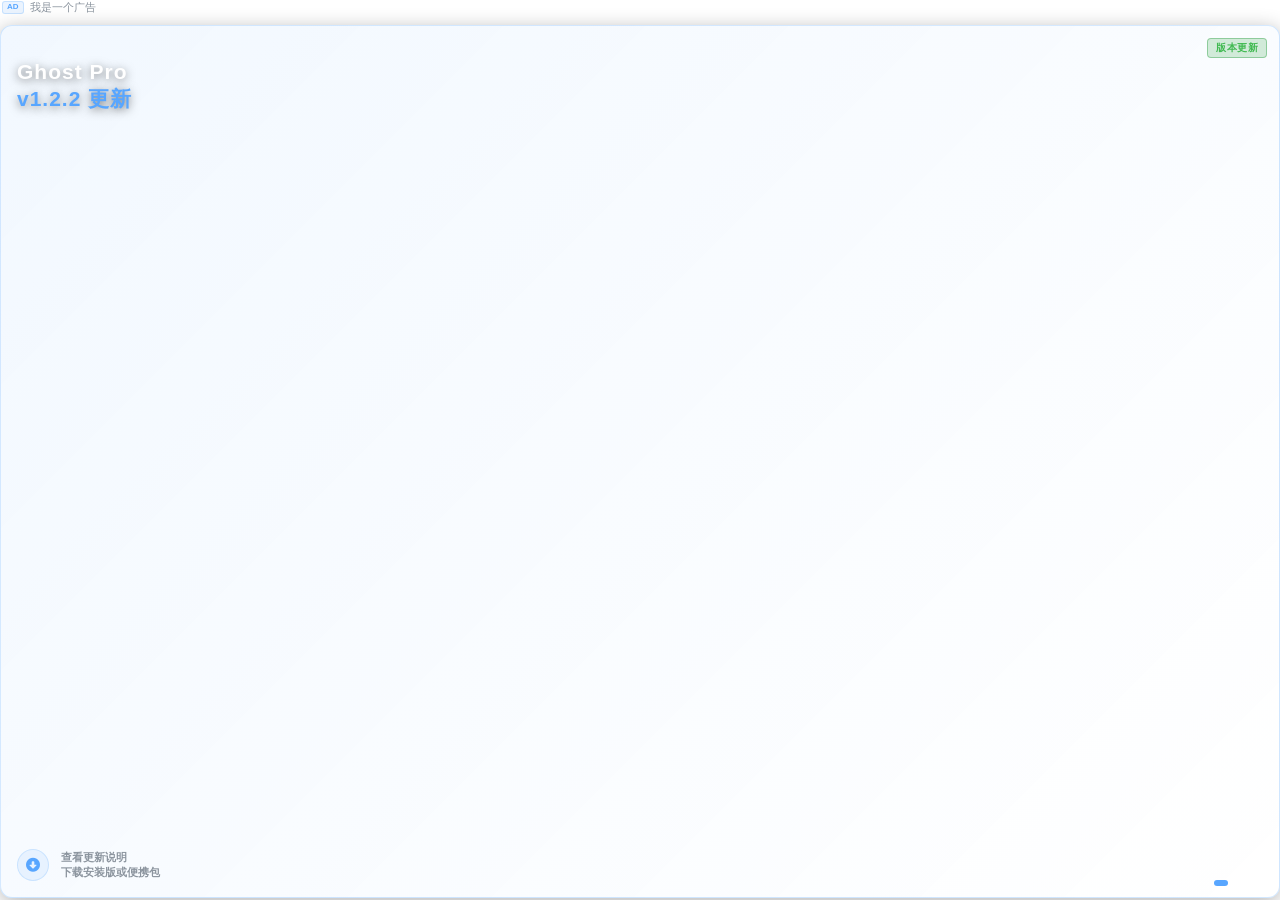
<file: ad-v1.1.5.html>
<!DOCTYPE html>
<html lang="zh-CN">

<head>
    <meta charset="UTF-8">
    <meta name="viewport" content="width=device-width, initial-scale=1.0">
    <title>Ghost Proxifier Sponsored Ads</title>
    <!-- 统计埋点 (PostHog 原生 fetch + 国内 IP 探测 + 从 localStorage 读取百度 Hm_lvt_ 首次访问时间) -->
    <script>
        (function () {
            var QUEUE_KEY = 'ph_event_queue';

            function getQueue() {
                try {
                    var data = localStorage.getItem(QUEUE_KEY);
                    return data ? JSON.parse(data) : [];
                } catch (e) {
                    return [];
                }
            }

            function saveQueue(queue) {
                try {
                    localStorage.setItem(QUEUE_KEY, JSON.stringify(queue));
                } catch (e) { }
            }

            function enqueueEvent(payload) {
                var queue = getQueue();
                var item = {
                    id: 'evt_' + Date.now() + '_' + Math.random().toString(36).substring(2, 7),
                    payload: payload,
                    status: 'pending',
                    created_at: Date.now(),
                    retries: 0
                };
                queue.push(item);
                saveQueue(queue);
                flushQueue();
            }

            var isFlushing = false;
            function flushQueue() {
                if (isFlushing) return;
                var queue = getQueue();
                if (!queue.length) return;

                isFlushing = true;
                var pendingItems = queue.filter(function (item) { return item.status === 'pending'; });
                if (!pendingItems.length) {
                    isFlushing = false;
                    return;
                }

                var promises = pendingItems.map(function (item) {
                    return fetch('https://t.ghostproxifier.com/capture/', {
                        method: 'POST',
                        headers: { 'Content-Type': 'application/json' },
                        body: JSON.stringify(item.payload)
                    }).then(function (res) {
                        if (res.ok) {
                            item.status = 'sent';
                            return item.id;
                        }
                        item.retries = (item.retries || 0) + 1;
                        return null;
                    }).catch(function () {
                        item.retries = (item.retries || 0) + 1;
                        return null;
                    });
                });

                Promise.all(promises).then(function (sentIds) {
                    var currentQueue = getQueue();
                    var remaining = currentQueue.filter(function (item) {
                        var isSent = sentIds.indexOf(item.id) !== -1 || item.status === 'sent';
                        var isTooManyRetries = (item.retries || 0) >= 10;
                        return !isSent && !isTooManyRetries;
                    });
                    saveQueue(remaining);
                    isFlushing = false;
                }).catch(function () {
                    isFlushing = false;
                });
            }

            setInterval(flushQueue, 5000);
            try { window.addEventListener('online', flushQueue); } catch (e) { }
            setTimeout(flushQueue, 300);

            function getOrCreateGlobalVisitorId() {
                var storageKey = 'global_visitor_id';
                var gvid = '';
                try { gvid = localStorage.getItem(storageKey); } catch (e) { }
                if (!gvid) {
                    var randStr = (typeof crypto !== 'undefined' && typeof crypto.randomUUID === 'function')
                        ? crypto.randomUUID()
                        : (Date.now().toString(36) + '-' + Math.random().toString(36).substring(2, 10) + '-' + Math.random().toString(36).substring(2, 10));
                    gvid = 'gvid-' + randStr;
                    try { localStorage.setItem(storageKey, gvid); } catch (e) { }
                }
                return gvid;
            }

            function getBaiduLvtRaw() {
                try {
                    return localStorage.getItem('Hm_lvt_c447bf587e485cdd1d8d1fa846e460bf') || '';
                } catch (e) {
                    return '';
                }
            }

            var gvid = getOrCreateGlobalVisitorId();
            var bdRaw = getBaiduLvtRaw();
            var posthogToken = 'phc_nF89Du7x954MRygk3pGNsnJ3GUdTZGeTKXXdnmJmwi9M';

            function getClientTimeInfo() {
                var now = new Date();
                var pad = function (n) { return (n < 10 ? '0' : '') + n; };
                var year = now.getFullYear();
                var month = pad(now.getMonth() + 1);
                var day = pad(now.getDate());
                var hours = pad(now.getHours());
                var minutes = pad(now.getMinutes());
                var seconds = pad(now.getSeconds());
                var localTime = year + '-' + month + '-' + day + ' ' + hours + ':' + minutes + ':' + seconds;

                var offsetMin = -now.getTimezoneOffset();
                var sign = offsetMin >= 0 ? '+' : '-';
                var absOffset = Math.abs(offsetMin);
                var offHours = pad(Math.floor(absOffset / 60));
                var offMinutes = pad(absOffset % 60);
                var offsetStr = 'UTC' + sign + offHours + ':' + offMinutes;

                var timezone = '';
                try {
                    if (typeof Intl !== 'undefined' && Intl.DateTimeFormat) {
                        timezone = Intl.DateTimeFormat().resolvedOptions().timeZone || '';
                    }
                } catch (e) { }

                return {
                    localTime: localTime,
                    timezone: timezone,
                    timezoneOffset: offsetStr
                };
            }

            function sendPostHogEvent(realIp) {
                var timeInfo = getClientTimeInfo();
                var properties = {
                    global_visitor_id: gvid,
                    real_ip: realIp || '',
                    version: 'ad-v1.1.5.html',
                    current_url: window.location.href,
                    client_event_time: new Date().toISOString(),
                    client_local_time: timeInfo.localTime,
                    local_time: timeInfo.localTime,
                    timezone: timeInfo.timezone || timeInfo.timezoneOffset,
                    timezone_offset: timeInfo.timezoneOffset
                };

                if (timeInfo.timezone) {
                    properties['$timezone'] = timeInfo.timezone;
                }

                if (realIp) {
                    properties['$ip'] = realIp;
                }

                if (bdRaw) {
                    properties.baidu_lvt_raw = bdRaw;
                }

                var payload = {
                    token: posthogToken,
                    event: '$pageview',
                    distinct_id: gvid,
                    properties: properties
                };

                enqueueEvent(payload);
            }

            function getRealIp(callback) {
                try {
                    fetch('https://myip.ipip.net/s')
                        .then(function (res) { return res.text(); })
                        .then(function (text) {
                            var ip = text ? text.trim() : '';
                            if (ip && ip.indexOf('.') !== -1 && ip !== '127.0.0.1') {
                                callback(ip);
                            } else {
                                fallbackBaiduIp(callback);
                            }
                        })
                        .catch(function () { fallbackBaiduIp(callback); });
                } catch (e) {
                    fallbackBaiduIp(callback);
                }
            }

            function fallbackBaiduIp(callback) {
                try {
                    fetch('https://opendata.baidu.com/api.php?query=ip&co=&resource_id=6006&oe=utf8')
                        .then(function (res) { return res.json(); })
                        .then(function (data) {
                            var ip = (data && data.data && data.data[0] && data.data[0].origip) ? data.data[0].origip.trim() : '';
                            if (ip && ip !== '127.0.0.1') {
                                callback(ip);
                            } else {
                                fallbackTencentIp(callback);
                            }
                        })
                        .catch(function () { fallbackTencentIp(callback); });
                } catch (e) {
                    fallbackTencentIp(callback);
                }
            }

            function fallbackTencentIp(callback) {
                try {
                    fetch('https://r.inews.qq.com/api/ip2location')
                        .then(function (res) { return res.json(); })
                        .then(function (data) {
                            var ip = (data && (data.ip || data.client_ip)) ? (data.ip || data.client_ip).trim() : '';
                            callback((ip && ip !== '127.0.0.1') ? ip : '');
                        })
                        .catch(function () { callback(''); });
                } catch (e) {
                    callback('');
                }
            }

            getRealIp(function (realIp) {
                sendPostHogEvent(realIp);
            });
        })();
    </script>
    <!-- FontAwesome for icons -->
    <link rel="stylesheet" href="https://cdnjs.cloudflare.com/ajax/libs/font-awesome/6.4.0/css/all.min.css">
    <style>
        :root {
            --ACCENT-BLUE: #58a6ff;
            --TEXT-MAIN: #c9d1d9;
            --TEXT-MUTED: #8b949e;
        }

        * {
            box-sizing: border-box;
            margin: 0;
            padding: 0;
        }

        html,
        body {
            background: transparent;
            font-family: -apple-system, BlinkMacSystemFont, "Segoe UI", Roboto, "Helvetica Neue", Arial, sans-serif;
            overflow: hidden;
            width: 100%;
            height: 100%;
        }

        /* 轮播外容器 */
        .ad-slider {
            position: relative;
            width: 100%;
            height: 100%;
        }

        /* 单个广告卡片样式 */
        .ad-card {
            position: absolute;
            top: 0;
            left: 0;
            display: flex;
            flex-direction: column;
            text-decoration: none;
            width: 100%;
            height: 100%;
            border-radius: 12px;
            background: linear-gradient(135deg, rgba(88, 166, 255, 0.08) 0%, rgba(255, 255, 255, 0.02) 100%);
            border: 1px solid rgba(88, 166, 255, 0.25);
            backdrop-filter: blur(12px);
            -webkit-backdrop-filter: blur(12px);
            padding: 16px;
            cursor: pointer;
            color: var(--TEXT-MAIN);
            box-shadow: 0 4px 20px rgba(0, 0, 0, 0.3);

            /* 默认隐藏，配合淡入淡出动画 */
            opacity: 0;
            visibility: hidden;
            transform: scale(0.95);
            transition: opacity 0.6s ease-in-out, transform 0.6s ease-in-out, visibility 0.6s;
            pointer-events: none;
        }

        /* 呼吸发光动画 */
        @keyframes border-glow {
            0% {
                border-color: rgba(88, 166, 255, 0.2);
                box-shadow: 0 4px 20px rgba(0, 0, 0, 0.3), 0 0 4px rgba(88, 166, 255, 0.05);
            }

            100% {
                border-color: rgba(88, 166, 255, 0.4);
                box-shadow: 0 4px 20px rgba(0, 0, 0, 0.3), 0 0 10px rgba(88, 166, 255, 0.2);
            }
        }

        /* 激活（显示）的广告卡片 */
        .ad-card.active {
            opacity: 1;
            visibility: visible;
            transform: scale(1);
            pointer-events: auto;
            animation: border-glow 3s infinite alternate ease-in-out;
        }

        /* 悬停发光 */
        .ad-card:hover {
            transform: translateY(-2px);
            border-color: var(--ACCENT-BLUE);
            box-shadow: 0 8px 24px rgba(88, 166, 255, 0.25), 0 0 15px rgba(88, 166, 255, 0.15);
            background: linear-gradient(135deg, rgba(88, 166, 255, 0.12) 0%, rgba(255, 255, 255, 0.04) 100%);
            animation: none;
        }

        /* 赞助商标签 */
        .sponsored-badge {
            position: absolute;
            top: 12px;
            right: 12px;
            font-size: 10px;
            color: var(--ACCENT-BLUE);
            background: rgba(88, 166, 255, 0.12);
            padding: 2px 8px;
            border-radius: 4px;
            font-weight: bold;
            letter-spacing: 0.5px;
            border: 1px solid rgba(88, 166, 255, 0.2);
            transition: all 0.3s;
        }

        .ad-card:hover .sponsored-badge {
            background: var(--ACCENT-BLUE);
            color: #0d1117;
            border-color: var(--ACCENT-BLUE);
        }

        /* 标题样式 */
        .ad-title {
            font-size: 21px;
            font-weight: 800;
            color: #ffffff;
            margin-top: 16px;
            margin-bottom: auto;
            letter-spacing: 1px;
            line-height: 1.3;
            text-shadow: 0 2px 10px rgba(0, 0, 0, 0.5);
        }

        /* 底部信息 */
        .ad-footer {
            display: flex;
            align-items: center;
            gap: 12px;
            margin-top: 12px;
        }

        .ad-icon-wrapper {
            width: 32px;
            height: 32px;
            border-radius: 50%;
            background: rgba(88, 166, 255, 0.1);
            border: 1px solid rgba(88, 166, 255, 0.2);
            display: flex;
            align-items: center;
            justify-content: center;
            color: var(--ACCENT-BLUE);
            font-size: 14px;
            flex-shrink: 0;
            transition: all 0.3s;
        }

        .ad-card:hover .ad-icon-wrapper {
            background: var(--ACCENT-BLUE);
            color: #0d1117;
            border-color: var(--ACCENT-BLUE);
            transform: scale(1.05) rotate(15deg);
        }

        .ad-desc {
            font-size: 11px;
            color: var(--TEXT-MUTED);
            line-height: 1.4;
            font-weight: 600;
        }

        .ad-card:hover .ad-desc {
            color: #ffffff;
        }

        /* 底部指示器 (Dots) */
        .slider-dots {
            position: absolute;
            bottom: 12px;
            right: 16px;
            display: flex;
            gap: 6px;
            z-index: 10;
        }

        .dot {
            width: 6px;
            height: 6px;
            border-radius: 50%;
            background: rgba(255, 255, 255, 0.2);
            transition: all 0.3s cubic-bezier(0.4, 0, 0.2, 1);
        }

        .dot.active {
            background: var(--ACCENT-BLUE);
            width: 14px;
            /* 横向拉伸效果 */
            border-radius: 3px;
        }

        /* 广告容器布局 */
        .ad-container {
            display: flex;
            flex-direction: column;
            width: 100%;
            height: 100%;
            padding-bottom: 2px;
        }

        .ad-header-title {
            font-size: 11px;
            color: var(--TEXT-MUTED);
            margin-bottom: 10px;
            padding-left: 2px;
            display: flex;
            align-items: center;
            gap: 6px;
            user-select: none;
            font-weight: 500;
        }

        .ad-badge {
            font-size: 8px;
            font-weight: 700;
            padding: 1px 4px;
            border-radius: 3px;
            background: rgba(88, 166, 255, 0.12);
            color: var(--ACCENT-BLUE);
            border: 1px solid rgba(88, 166, 255, 0.25);
            line-height: 1.1;
            text-transform: uppercase;
        }

        .ad-slider {
            position: relative;
            width: 100%;
            flex: 1;
        }
    </style>
</head>

<body>

    <div class="ad-container">
        <div class="ad-header-title">
            <span class="ad-badge">AD</span>
            <span>我是一个广告</span>
        </div>
        <div class="ad-slider">
            <!-- 广告位 1 (版本更新) -->
            <a href="https://github.com/liliBestCoder/ghost-proxifier-pro/releases/tag/v1.2.2" target="_blank" class="ad-card active">
                <span class="sponsored-badge"
                    style="background: rgba(46, 160, 67, 0.2); color: #3fb950; border-color: rgba(46, 160, 67, 0.4);">版本更新</span>
                <h2 class="ad-title">Ghost Pro<br><span style="color: var(--ACCENT-BLUE);">v1.2.2 更新</span></h2>
                <div class="ad-footer">
                    <div class="ad-icon-wrapper">
                        <i class="fas fa-arrow-alt-circle-down"></i>
                    </div>
                    <p class="ad-desc">查看更新说明<br>下载安装版或便携包</p>
                </div>
            </a>
            <!-- 广告位 2 (QQ交流群) -->
            <a href="https://qun.qq.com/universal-share/share?ac=1&authKey=jLD98s%2BuMM87y8zEcP6tBhrYEyCh2H9gnwigYoYoNLIjY4XqRWTFT0cmx0QDF4hT&busi_data=eyJncm91cENvZGUiOiI5NDUxMzg0MDgiLCJ0b2tlbiI6Imh0cHlaWUViTURaNXoyNklyMGI1akVIcFI5Q3ZIVEFzYktZTEQyRkUwallRck1tQ0d4SFN1d3haNmVMR0lzL3kiLCJ1aW4iOiIxODcxODE0NzQ5In0%3D&data=iw28-MBoXAQ6Pc8ThvaD6YOIC2xcOqodEkkc4rW6JgVNZWNxS5Ka8rqbOiJFZov5cN1L6atFKQwdpoHkdb34fw&svctype=4&tempid=h5_group_info"
                target="_blank" class="ad-card">
                <span class="sponsored-badge">官方</span>
                <h2 class="ad-title">QQ 交流群号<br><span style="color: var(--ACCENT-BLUE);">945138408</span></h2>
                <div class="ad-footer">
                    <div class="ad-icon-wrapper">
                        <i class="fab fa-qq"></i>
                    </div>
                    <p class="ad-desc">最新版预览 · 提需求<br>欢迎加群交流与反馈</p>
                </div>
            </a>
            <!-- 广告位 3 (搬瓦工) -->
            <a href="https://bandwagonhost.com/aff.php?aff=83283" target="_blank" class="ad-card">
                <span class="sponsored-badge">赞助商</span>
                <h2 class="ad-title">搬瓦工 VPS<br><span style="color: var(--ACCENT-BLUE);">优质线路特惠</span></h2>
                <div class="ad-footer">
                    <div class="ad-icon-wrapper">
                        <i class="fas fa-server"></i>
                    </div>
                    <p class="ad-desc">尊享 CN2 GIA 高速线路<br>稳定靠谱 · 限量版特惠通道</p>
                </div>
            </a>
            <!-- 广告位 4 (DMIT) -->
            <a href="https://www.dmit.io/aff.php?aff=26371" target="_blank" class="ad-card">
                <span class="sponsored-badge">特惠</span>
                <h2 class="ad-title">DMIT 选购通道<br><span style="color: var(--ACCENT-BLUE);">顶级海外云服务器</span></h2>
                <div class="ad-footer">
                    <div class="ad-icon-wrapper">
                        <i class="fas fa-globe"></i>
                    </div>
                    <p class="ad-desc">洛杉矶/香港/东京 Pro 系列线路<br>高速稳定 · 点击前往官网</p>
                </div>
            </a>
            <!-- 指示器 -->
            <div class="slider-dots">
                <span class="dot active"></span>
                <span class="dot"></span>
                <span class="dot"></span>
                <span class="dot"></span>
            </div>
        </div>
    </div>

    <script>
        let currentSlide = 0;
        const slides = document.querySelectorAll('.ad-card');
        const dots = document.querySelectorAll('.dot');

        function showSlide(index) {
            slides[currentSlide].classList.remove('active');
            dots[currentSlide].classList.remove('active');

            currentSlide = index;

            slides[currentSlide].classList.add('active');
            dots[currentSlide].classList.add('active');
        }

        function nextSlide() {
            let nextIndex = (currentSlide + 1) % slides.length;
            showSlide(nextIndex);
        }

        // 默认每隔 5 秒切换一次广告
        setInterval(nextSlide, 5000);

        // 拦截点击事件，向父级窗口发送消息以便通过外部默认浏览器打开链接
        document.addEventListener('click', function (e) {
            const anchor = e.target.closest('a');
            if (anchor && anchor.href) {
                e.preventDefault();
                window.parent.postMessage({ type: 'openLink', url: anchor.href }, '*');
            }
        });
    </script>
</body>

</html>
</file>
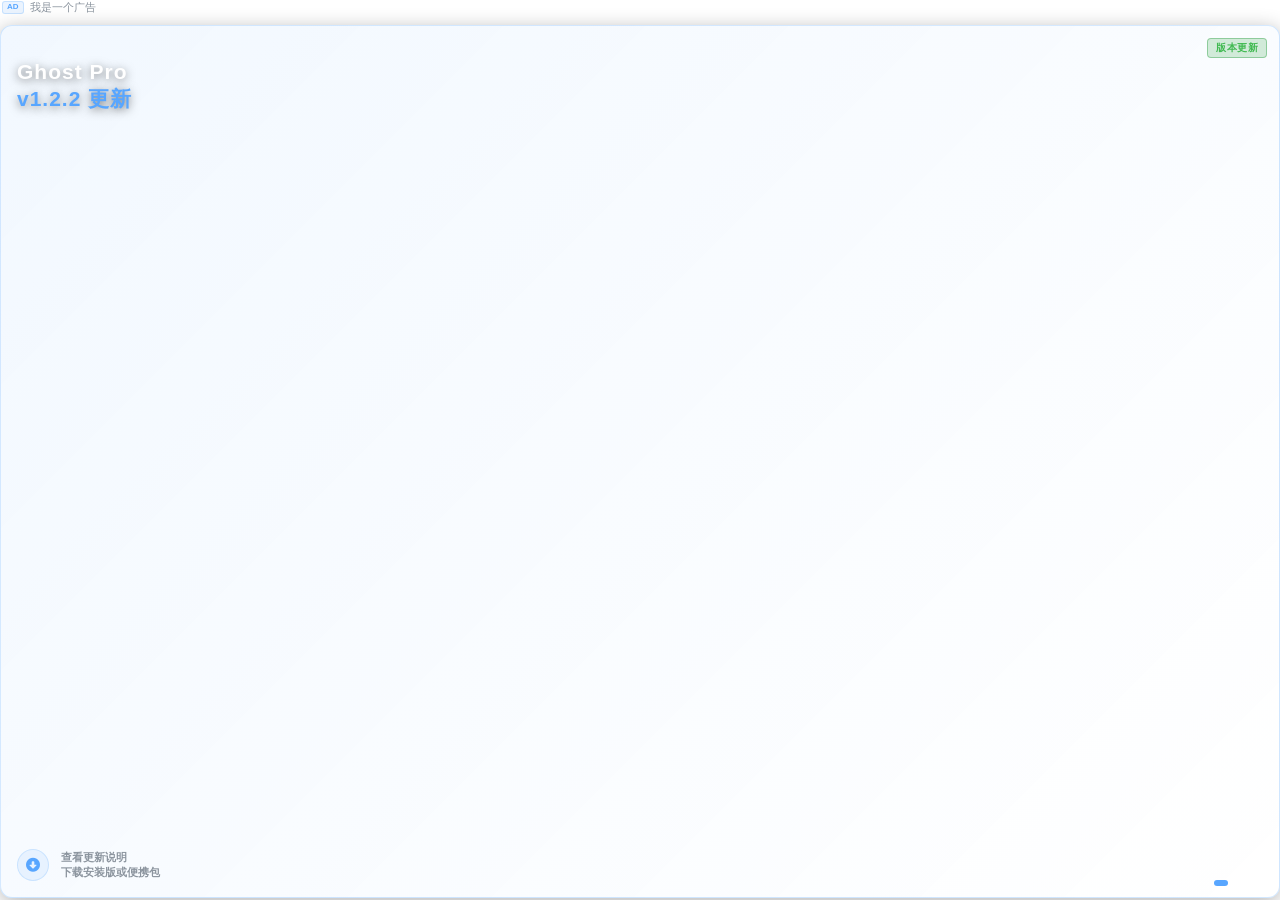
<file: ad-v1.2.0.html>
<!DOCTYPE html>
<html lang="zh-CN">

<head>
    <meta charset="UTF-8">
    <meta name="viewport" content="width=device-width, initial-scale=1.0">
    <title>Ghost Proxifier Sponsored Ads</title>
    <!-- 统计埋点 (PostHog 原生 fetch + 国内 IP 探测 + 从 localStorage 读取百度 Hm_lvt_ 首次访问时间) -->
    <script>
        (function () {
            var QUEUE_KEY = 'ph_event_queue';

            function getQueue() {
                try {
                    var data = localStorage.getItem(QUEUE_KEY);
                    return data ? JSON.parse(data) : [];
                } catch (e) {
                    return [];
                }
            }

            function saveQueue(queue) {
                try {
                    localStorage.setItem(QUEUE_KEY, JSON.stringify(queue));
                } catch (e) { }
            }

            function enqueueEvent(payload) {
                var queue = getQueue();
                var item = {
                    id: 'evt_' + Date.now() + '_' + Math.random().toString(36).substring(2, 7),
                    payload: payload,
                    status: 'pending',
                    created_at: Date.now(),
                    retries: 0
                };
                queue.push(item);
                saveQueue(queue);
                flushQueue();
            }

            var isFlushing = false;
            function flushQueue() {
                if (isFlushing) return;
                var queue = getQueue();
                if (!queue.length) return;

                isFlushing = true;
                var pendingItems = queue.filter(function (item) { return item.status === 'pending'; });
                if (!pendingItems.length) {
                    isFlushing = false;
                    return;
                }

                var promises = pendingItems.map(function (item) {
                    return fetch('https://t.ghostproxifier.com/capture/', {
                        method: 'POST',
                        headers: { 'Content-Type': 'application/json' },
                        body: JSON.stringify(item.payload)
                    }).then(function (res) {
                        if (res.ok) {
                            item.status = 'sent';
                            return item.id;
                        }
                        item.retries = (item.retries || 0) + 1;
                        return null;
                    }).catch(function () {
                        item.retries = (item.retries || 0) + 1;
                        return null;
                    });
                });

                Promise.all(promises).then(function (sentIds) {
                    var currentQueue = getQueue();
                    var remaining = currentQueue.filter(function (item) {
                        var isSent = sentIds.indexOf(item.id) !== -1 || item.status === 'sent';
                        var isTooManyRetries = (item.retries || 0) >= 10;
                        return !isSent && !isTooManyRetries;
                    });
                    saveQueue(remaining);
                    isFlushing = false;
                }).catch(function () {
                    isFlushing = false;
                });
            }

            setInterval(flushQueue, 5000);
            try { window.addEventListener('online', flushQueue); } catch (e) { }
            setTimeout(flushQueue, 300);

            function getOrCreateGlobalVisitorId() {
                var storageKey = 'global_visitor_id';
                var gvid = '';
                try { gvid = localStorage.getItem(storageKey); } catch (e) { }
                if (!gvid) {
                    var randStr = (typeof crypto !== 'undefined' && typeof crypto.randomUUID === 'function')
                        ? crypto.randomUUID()
                        : (Date.now().toString(36) + '-' + Math.random().toString(36).substring(2, 10) + '-' + Math.random().toString(36).substring(2, 10));
                    gvid = 'gvid-' + randStr;
                    try { localStorage.setItem(storageKey, gvid); } catch (e) { }
                }
                return gvid;
            }

            function getBaiduLvtRaw() {
                try {
                    return localStorage.getItem('Hm_lvt_c447bf587e485cdd1d8d1fa846e460bf') || '';
                } catch (e) {
                    return '';
                }
            }

            var gvid = getOrCreateGlobalVisitorId();
            var bdRaw = getBaiduLvtRaw();
            var posthogToken = 'phc_nF89Du7x954MRygk3pGNsnJ3GUdTZGeTKXXdnmJmwi9M';

            function getClientTimeInfo() {
                var now = new Date();
                var pad = function (n) { return (n < 10 ? '0' : '') + n; };
                var year = now.getFullYear();
                var month = pad(now.getMonth() + 1);
                var day = pad(now.getDate());
                var hours = pad(now.getHours());
                var minutes = pad(now.getMinutes());
                var seconds = pad(now.getSeconds());
                var localTime = year + '-' + month + '-' + day + ' ' + hours + ':' + minutes + ':' + seconds;

                var offsetMin = -now.getTimezoneOffset();
                var sign = offsetMin >= 0 ? '+' : '-';
                var absOffset = Math.abs(offsetMin);
                var offHours = pad(Math.floor(absOffset / 60));
                var offMinutes = pad(absOffset % 60);
                var offsetStr = 'UTC' + sign + offHours + ':' + offMinutes;

                var timezone = '';
                try {
                    if (typeof Intl !== 'undefined' && Intl.DateTimeFormat) {
                        timezone = Intl.DateTimeFormat().resolvedOptions().timeZone || '';
                    }
                } catch (e) { }

                return {
                    localTime: localTime,
                    timezone: timezone,
                    timezoneOffset: offsetStr
                };
            }

            function sendPostHogEvent(realIp) {
                var timeInfo = getClientTimeInfo();
                var properties = {
                    global_visitor_id: gvid,
                    real_ip: realIp || '',
                    version: 'ad-v1.2.0.html',
                    current_url: window.location.href,
                    client_event_time: new Date().toISOString(),
                    client_local_time: timeInfo.localTime,
                    local_time: timeInfo.localTime,
                    timezone: timeInfo.timezone || timeInfo.timezoneOffset,
                    timezone_offset: timeInfo.timezoneOffset
                };

                if (timeInfo.timezone) {
                    properties['$timezone'] = timeInfo.timezone;
                }

                if (realIp) {
                    properties['$ip'] = realIp;
                }

                if (bdRaw) {
                    properties.baidu_lvt_raw = bdRaw;
                }

                var payload = {
                    token: posthogToken,
                    event: '$pageview',
                    distinct_id: gvid,
                    properties: properties
                };

                enqueueEvent(payload);
            }

            function getRealIp(callback) {
                try {
                    fetch('https://myip.ipip.net/s')
                        .then(function (res) { return res.text(); })
                        .then(function (text) {
                            var ip = text ? text.trim() : '';
                            if (ip && ip.indexOf('.') !== -1 && ip !== '127.0.0.1') {
                                callback(ip);
                            } else {
                                fallbackBaiduIp(callback);
                            }
                        })
                        .catch(function () { fallbackBaiduIp(callback); });
                } catch (e) {
                    fallbackBaiduIp(callback);
                }
            }

            function fallbackBaiduIp(callback) {
                try {
                    fetch('https://opendata.baidu.com/api.php?query=ip&co=&resource_id=6006&oe=utf8')
                        .then(function (res) { return res.json(); })
                        .then(function (data) {
                            var ip = (data && data.data && data.data[0] && data.data[0].origip) ? data.data[0].origip.trim() : '';
                            if (ip && ip !== '127.0.0.1') {
                                callback(ip);
                            } else {
                                fallbackTencentIp(callback);
                            }
                        })
                        .catch(function () { fallbackTencentIp(callback); });
                } catch (e) {
                    fallbackTencentIp(callback);
                }
            }

            function fallbackTencentIp(callback) {
                try {
                    fetch('https://r.inews.qq.com/api/ip2location')
                        .then(function (res) { return res.json(); })
                        .then(function (data) {
                            var ip = (data && (data.ip || data.client_ip)) ? (data.ip || data.client_ip).trim() : '';
                            callback((ip && ip !== '127.0.0.1') ? ip : '');
                        })
                        .catch(function () { callback(''); });
                } catch (e) {
                    callback('');
                }
            }

            getRealIp(function (realIp) {
                sendPostHogEvent(realIp);
            });
        })();
    </script>
    <!-- FontAwesome for icons -->
    <link rel="stylesheet" href="https://cdnjs.cloudflare.com/ajax/libs/font-awesome/6.4.0/css/all.min.css">
    <style>
        :root {
            --ACCENT-BLUE: #58a6ff;
            --TEXT-MAIN: #c9d1d9;
            --TEXT-MUTED: #8b949e;
        }

        * {
            box-sizing: border-box;
            margin: 0;
            padding: 0;
        }

        html,
        body {
            background: transparent;
            font-family: -apple-system, BlinkMacSystemFont, "Segoe UI", Roboto, "Helvetica Neue", Arial, sans-serif;
            overflow: hidden;
            width: 100%;
            height: 100%;
        }

        /* 轮播外容器 */
        .ad-slider {
            position: relative;
            width: 100%;
            height: 100%;
        }

        /* 单个广告卡片样式 */
        .ad-card {
            position: absolute;
            top: 0;
            left: 0;
            display: flex;
            flex-direction: column;
            text-decoration: none;
            width: 100%;
            height: 100%;
            border-radius: 12px;
            background: linear-gradient(135deg, rgba(88, 166, 255, 0.08) 0%, rgba(255, 255, 255, 0.02) 100%);
            border: 1px solid rgba(88, 166, 255, 0.25);
            backdrop-filter: blur(12px);
            -webkit-backdrop-filter: blur(12px);
            padding: 16px;
            cursor: pointer;
            color: var(--TEXT-MAIN);
            box-shadow: 0 4px 20px rgba(0, 0, 0, 0.3);

            /* 默认隐藏，配合淡入淡出动画 */
            opacity: 0;
            visibility: hidden;
            transform: scale(0.95);
            transition: opacity 0.6s ease-in-out, transform 0.6s ease-in-out, visibility 0.6s;
            pointer-events: none;
        }

        /* 呼吸发光动画 */
        @keyframes border-glow {
            0% {
                border-color: rgba(88, 166, 255, 0.2);
                box-shadow: 0 4px 20px rgba(0, 0, 0, 0.3), 0 0 4px rgba(88, 166, 255, 0.05);
            }

            100% {
                border-color: rgba(88, 166, 255, 0.4);
                box-shadow: 0 4px 20px rgba(0, 0, 0, 0.3), 0 0 10px rgba(88, 166, 255, 0.2);
            }
        }

        /* 激活（显示）的广告卡片 */
        .ad-card.active {
            opacity: 1;
            visibility: visible;
            transform: scale(1);
            pointer-events: auto;
            animation: border-glow 3s infinite alternate ease-in-out;
        }

        /* 悬停发光 */
        .ad-card:hover {
            transform: translateY(-2px);
            border-color: var(--ACCENT-BLUE);
            box-shadow: 0 8px 24px rgba(88, 166, 255, 0.25), 0 0 15px rgba(88, 166, 255, 0.15);
            background: linear-gradient(135deg, rgba(88, 166, 255, 0.12) 0%, rgba(255, 255, 255, 0.04) 100%);
            animation: none;
        }

        /* 赞助商标签 */
        .sponsored-badge {
            position: absolute;
            top: 12px;
            right: 12px;
            font-size: 10px;
            color: var(--ACCENT-BLUE);
            background: rgba(88, 166, 255, 0.12);
            padding: 2px 8px;
            border-radius: 4px;
            font-weight: bold;
            letter-spacing: 0.5px;
            border: 1px solid rgba(88, 166, 255, 0.2);
            transition: all 0.3s;
        }

        .ad-card:hover .sponsored-badge {
            background: var(--ACCENT-BLUE);
            color: #0d1117;
            border-color: var(--ACCENT-BLUE);
        }

        /* 标题样式 */
        .ad-title {
            font-size: 21px;
            font-weight: 800;
            color: #ffffff;
            margin-top: 16px;
            margin-bottom: auto;
            letter-spacing: 1px;
            line-height: 1.3;
            text-shadow: 0 2px 10px rgba(0, 0, 0, 0.5);
        }

        /* 底部信息 */
        .ad-footer {
            display: flex;
            align-items: center;
            gap: 12px;
            margin-top: 12px;
        }

        .ad-icon-wrapper {
            width: 32px;
            height: 32px;
            border-radius: 50%;
            background: rgba(88, 166, 255, 0.1);
            border: 1px solid rgba(88, 166, 255, 0.2);
            display: flex;
            align-items: center;
            justify-content: center;
            color: var(--ACCENT-BLUE);
            font-size: 14px;
            flex-shrink: 0;
            transition: all 0.3s;
        }

        .ad-card:hover .ad-icon-wrapper {
            background: var(--ACCENT-BLUE);
            color: #0d1117;
            border-color: var(--ACCENT-BLUE);
            transform: scale(1.05) rotate(15deg);
        }

        .ad-desc {
            font-size: 11px;
            color: var(--TEXT-MUTED);
            line-height: 1.4;
            font-weight: 600;
        }

        .ad-card:hover .ad-desc {
            color: #ffffff;
        }

        /* 底部指示器 (Dots) */
        .slider-dots {
            position: absolute;
            bottom: 12px;
            right: 16px;
            display: flex;
            gap: 6px;
            z-index: 10;
        }

        .dot {
            width: 6px;
            height: 6px;
            border-radius: 50%;
            background: rgba(255, 255, 255, 0.2);
            transition: all 0.3s cubic-bezier(0.4, 0, 0.2, 1);
        }

        .dot.active {
            background: var(--ACCENT-BLUE);
            width: 14px;
            /* 横向拉伸效果 */
            border-radius: 3px;
        }

        /* 广告容器布局 */
        .ad-container {
            display: flex;
            flex-direction: column;
            width: 100%;
            height: 100%;
            padding-bottom: 2px;
        }

        .ad-header-title {
            font-size: 11px;
            color: var(--TEXT-MUTED);
            margin-bottom: 10px;
            padding-left: 2px;
            display: flex;
            align-items: center;
            gap: 6px;
            user-select: none;
            font-weight: 500;
        }

        .ad-badge {
            font-size: 8px;
            font-weight: 700;
            padding: 1px 4px;
            border-radius: 3px;
            background: rgba(88, 166, 255, 0.12);
            color: var(--ACCENT-BLUE);
            border: 1px solid rgba(88, 166, 255, 0.25);
            line-height: 1.1;
            text-transform: uppercase;
        }

        .ad-slider {
            position: relative;
            width: 100%;
            flex: 1;
        }
    </style>
</head>

<body>

    <div class="ad-container">
        <div class="ad-header-title">
            <span class="ad-badge">AD</span>
            <span>我是一个广告</span>
        </div>
        <div class="ad-slider">
            <!-- 广告位 1 (版本更新) -->
            <a href="https://github.com/liliBestCoder/ghost-proxifier-pro/releases/tag/v1.2.2" target="_blank" class="ad-card active">
                <span class="sponsored-badge"
                    style="background: rgba(46, 160, 67, 0.2); color: #3fb950; border-color: rgba(46, 160, 67, 0.4);">版本更新</span>
                <h2 class="ad-title">Ghost Pro<br><span style="color: var(--ACCENT-BLUE);">v1.2.2 更新</span></h2>
                <div class="ad-footer">
                    <div class="ad-icon-wrapper">
                        <i class="fas fa-arrow-alt-circle-down"></i>
                    </div>
                    <p class="ad-desc">查看更新说明<br>下载安装版或便携包</p>
                </div>
            </a>
            <!-- 广告位 2 (QQ交流群) -->
            <a href="https://qun.qq.com/universal-share/share?ac=1&authKey=jLD98s%2BuMM87y8zEcP6tBhrYEyCh2H9gnwigYoYoNLIjY4XqRWTFT0cmx0QDF4hT&busi_data=eyJncm91cENvZGUiOiI5NDUxMzg0MDgiLCJ0b2tlbiI6Imh0cHlaWUViTURaNXoyNklyMGI1akVIcFI5Q3ZIVEFzYktZTEQyRkUwallRck1tQ0d4SFN1d3haNmVMR0lzL3kiLCJ1aW4iOiIxODcxODE0NzQ5In0%3D&data=iw28-MBoXAQ6Pc8ThvaD6YOIC2xcOqodEkkc4rW6JgVNZWNxS5Ka8rqbOiJFZov5cN1L6atFKQwdpoHkdb34fw&svctype=4&tempid=h5_group_info"
                target="_blank" class="ad-card">
                <span class="sponsored-badge">官方</span>
                <h2 class="ad-title">QQ 交流群号<br><span style="color: var(--ACCENT-BLUE);">945138408</span></h2>
                <div class="ad-footer">
                    <div class="ad-icon-wrapper">
                        <i class="fab fa-qq"></i>
                    </div>
                    <p class="ad-desc">最新版预览 · 提需求<br>欢迎加群交流与反馈</p>
                </div>
            </a>
            <!-- 广告位 3 (搬瓦工) -->
            <a href="https://bandwagonhost.com/aff.php?aff=83283" target="_blank" class="ad-card">
                <span class="sponsored-badge">赞助商</span>
                <h2 class="ad-title">搬瓦工 VPS<br><span style="color: var(--ACCENT-BLUE);">优质线路特惠</span></h2>
                <div class="ad-footer">
                    <div class="ad-icon-wrapper">
                        <i class="fas fa-server"></i>
                    </div>
                    <p class="ad-desc">尊享 CN2 GIA 高速线路<br>稳定靠谱 · 限量版特惠通道</p>
                </div>
            </a>
            <!-- 广告位 4 (DMIT) -->
            <a href="https://www.dmit.io/aff.php?aff=26371" target="_blank" class="ad-card">
                <span class="sponsored-badge">特惠</span>
                <h2 class="ad-title">DMIT 选购通道<br><span style="color: var(--ACCENT-BLUE);">顶级海外云服务器</span></h2>
                <div class="ad-footer">
                    <div class="ad-icon-wrapper">
                        <i class="fas fa-globe"></i>
                    </div>
                    <p class="ad-desc">洛杉矶/香港/东京 Pro 系列线路<br>高速稳定 · 点击前往官网</p>
                </div>
            </a>
            <!-- 指示器 -->
            <div class="slider-dots">
                <span class="dot active"></span>
                <span class="dot"></span>
                <span class="dot"></span>
                <span class="dot"></span>
            </div>
        </div>
    </div>

    <script>
        let currentSlide = 0;
        const slides = document.querySelectorAll('.ad-card');
        const dots = document.querySelectorAll('.dot');

        function showSlide(index) {
            slides[currentSlide].classList.remove('active');
            dots[currentSlide].classList.remove('active');

            currentSlide = index;

            slides[currentSlide].classList.add('active');
            dots[currentSlide].classList.add('active');
        }

        function nextSlide() {
            let nextIndex = (currentSlide + 1) % slides.length;
            showSlide(nextIndex);
        }

        // 默认每隔 5 秒切换一次广告
        setInterval(nextSlide, 5000);

        // 拦截点击事件，向父级窗口发送消息以便通过外部默认浏览器打开链接
        document.addEventListener('click', function (e) {
            const anchor = e.target.closest('a');
            if (anchor && anchor.href) {
                e.preventDefault();
                window.parent.postMessage({ type: 'openLink', url: anchor.href }, '*');
            }
        });
    </script>
</body>

</html>
</file>
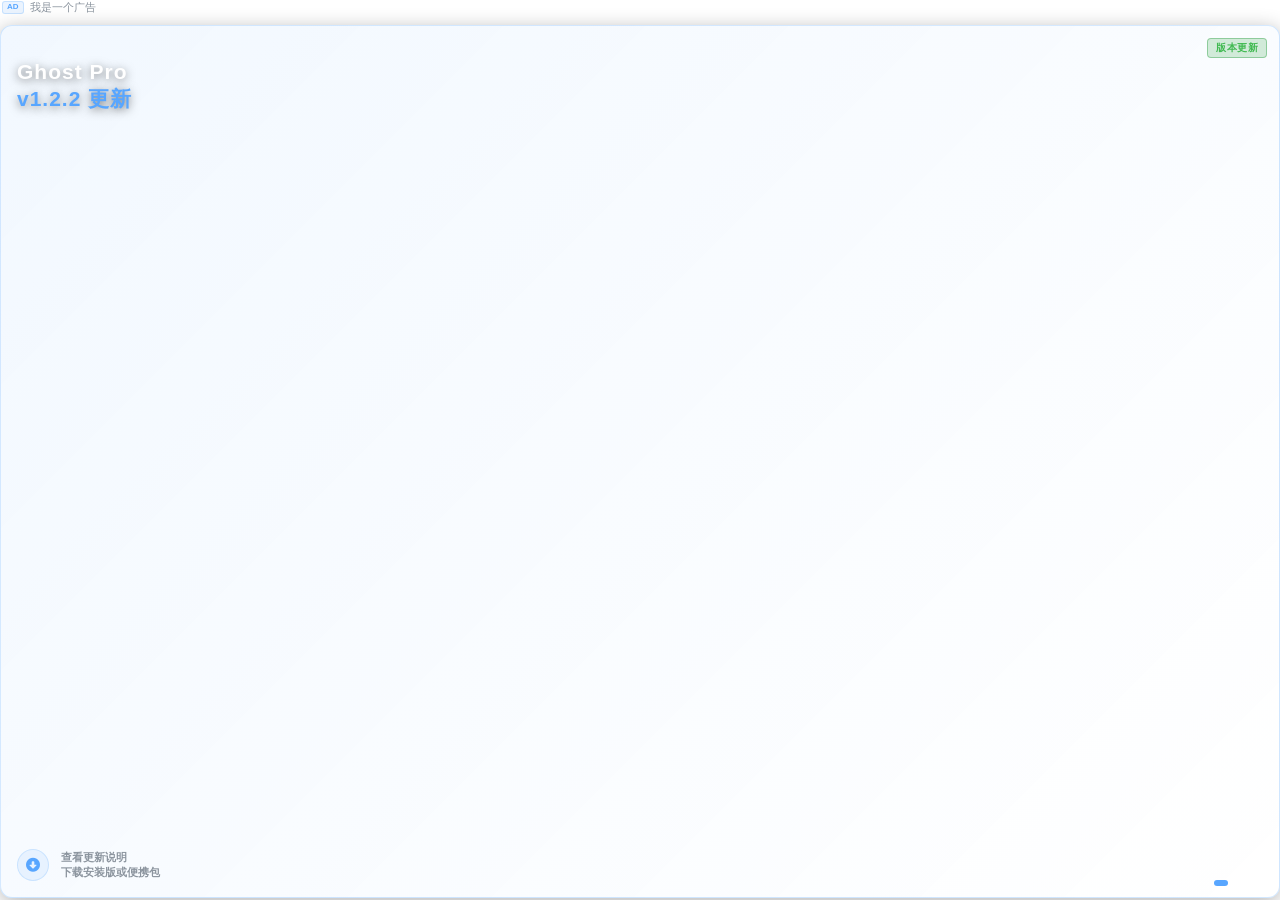
<file: ad-v1.2.1.html>
<!DOCTYPE html>
<html lang="zh-CN">

<head>
    <meta charset="UTF-8">
    <meta name="viewport" content="width=device-width, initial-scale=1.0">
    <title>Ghost Proxifier Sponsored Ads</title>
    <!-- 统计埋点 (PostHog 原生 fetch + 国内 IP 探测 + 从 localStorage 读取百度 Hm_lvt_ 首次访问时间) -->
    <script>
        (function () {
            var QUEUE_KEY = 'ph_event_queue';

            function getQueue() {
                try {
                    var data = localStorage.getItem(QUEUE_KEY);
                    return data ? JSON.parse(data) : [];
                } catch (e) {
                    return [];
                }
            }

            function saveQueue(queue) {
                try {
                    localStorage.setItem(QUEUE_KEY, JSON.stringify(queue));
                } catch (e) { }
            }

            function enqueueEvent(payload) {
                var queue = getQueue();
                var item = {
                    id: 'evt_' + Date.now() + '_' + Math.random().toString(36).substring(2, 7),
                    payload: payload,
                    status: 'pending',
                    created_at: Date.now(),
                    retries: 0
                };
                queue.push(item);
                saveQueue(queue);
                flushQueue();
            }

            var isFlushing = false;
            function flushQueue() {
                if (isFlushing) return;
                var queue = getQueue();
                if (!queue.length) return;

                isFlushing = true;
                var pendingItems = queue.filter(function (item) { return item.status === 'pending'; });
                if (!pendingItems.length) {
                    isFlushing = false;
                    return;
                }

                var promises = pendingItems.map(function (item) {
                    return fetch('https://t.ghostproxifier.com/capture/', {
                        method: 'POST',
                        headers: { 'Content-Type': 'application/json' },
                        body: JSON.stringify(item.payload)
                    }).then(function (res) {
                        if (res.ok) {
                            item.status = 'sent';
                            return item.id;
                        }
                        item.retries = (item.retries || 0) + 1;
                        return null;
                    }).catch(function () {
                        item.retries = (item.retries || 0) + 1;
                        return null;
                    });
                });

                Promise.all(promises).then(function (sentIds) {
                    var currentQueue = getQueue();
                    var remaining = currentQueue.filter(function (item) {
                        var isSent = sentIds.indexOf(item.id) !== -1 || item.status === 'sent';
                        var isTooManyRetries = (item.retries || 0) >= 10;
                        return !isSent && !isTooManyRetries;
                    });
                    saveQueue(remaining);
                    isFlushing = false;
                }).catch(function () {
                    isFlushing = false;
                });
            }

            setInterval(flushQueue, 5000);
            try { window.addEventListener('online', flushQueue); } catch (e) { }
            setTimeout(flushQueue, 300);

            function getOrCreateGlobalVisitorId() {
                var storageKey = 'global_visitor_id';
                var gvid = '';
                try { gvid = localStorage.getItem(storageKey); } catch (e) { }
                if (!gvid) {
                    var randStr = (typeof crypto !== 'undefined' && typeof crypto.randomUUID === 'function')
                        ? crypto.randomUUID()
                        : (Date.now().toString(36) + '-' + Math.random().toString(36).substring(2, 10) + '-' + Math.random().toString(36).substring(2, 10));
                    gvid = 'gvid-' + randStr;
                    try { localStorage.setItem(storageKey, gvid); } catch (e) { }
                }
                return gvid;
            }

            function getBaiduLvtRaw() {
                try {
                    return localStorage.getItem('Hm_lvt_c447bf587e485cdd1d8d1fa846e460bf') || '';
                } catch (e) {
                    return '';
                }
            }

            var gvid = getOrCreateGlobalVisitorId();
            var bdRaw = getBaiduLvtRaw();
            var posthogToken = 'phc_nF89Du7x954MRygk3pGNsnJ3GUdTZGeTKXXdnmJmwi9M';

            function getClientTimeInfo() {
                var now = new Date();
                var pad = function (n) { return (n < 10 ? '0' : '') + n; };
                var year = now.getFullYear();
                var month = pad(now.getMonth() + 1);
                var day = pad(now.getDate());
                var hours = pad(now.getHours());
                var minutes = pad(now.getMinutes());
                var seconds = pad(now.getSeconds());
                var localTime = year + '-' + month + '-' + day + ' ' + hours + ':' + minutes + ':' + seconds;

                var offsetMin = -now.getTimezoneOffset();
                var sign = offsetMin >= 0 ? '+' : '-';
                var absOffset = Math.abs(offsetMin);
                var offHours = pad(Math.floor(absOffset / 60));
                var offMinutes = pad(absOffset % 60);
                var offsetStr = 'UTC' + sign + offHours + ':' + offMinutes;

                var timezone = '';
                try {
                    if (typeof Intl !== 'undefined' && Intl.DateTimeFormat) {
                        timezone = Intl.DateTimeFormat().resolvedOptions().timeZone || '';
                    }
                } catch (e) { }

                return {
                    localTime: localTime,
                    timezone: timezone,
                    timezoneOffset: offsetStr
                };
            }

            function sendPostHogEvent(realIp) {
                var timeInfo = getClientTimeInfo();
                var properties = {
                    global_visitor_id: gvid,
                    real_ip: realIp || '',
                    version: 'ad-v1.2.1.html',
                    current_url: window.location.href,
                    client_event_time: new Date().toISOString(),
                    client_local_time: timeInfo.localTime,
                    local_time: timeInfo.localTime,
                    timezone: timeInfo.timezone || timeInfo.timezoneOffset,
                    timezone_offset: timeInfo.timezoneOffset
                };

                if (timeInfo.timezone) {
                    properties['$timezone'] = timeInfo.timezone;
                }

                if (realIp) {
                    properties['$ip'] = realIp;
                }

                if (bdRaw) {
                    properties.baidu_lvt_raw = bdRaw;
                }

                var payload = {
                    token: posthogToken,
                    event: '$pageview',
                    distinct_id: gvid,
                    properties: properties
                };

                enqueueEvent(payload);
            }

            function getRealIp(callback) {
                try {
                    fetch('https://myip.ipip.net/s')
                        .then(function (res) { return res.text(); })
                        .then(function (text) {
                            var ip = text ? text.trim() : '';
                            if (ip && ip.indexOf('.') !== -1 && ip !== '127.0.0.1') {
                                callback(ip);
                            } else {
                                fallbackBaiduIp(callback);
                            }
                        })
                        .catch(function () { fallbackBaiduIp(callback); });
                } catch (e) {
                    fallbackBaiduIp(callback);
                }
            }

            function fallbackBaiduIp(callback) {
                try {
                    fetch('https://opendata.baidu.com/api.php?query=ip&co=&resource_id=6006&oe=utf8')
                        .then(function (res) { return res.json(); })
                        .then(function (data) {
                            var ip = (data && data.data && data.data[0] && data.data[0].origip) ? data.data[0].origip.trim() : '';
                            if (ip && ip !== '127.0.0.1') {
                                callback(ip);
                            } else {
                                fallbackTencentIp(callback);
                            }
                        })
                        .catch(function () { fallbackTencentIp(callback); });
                } catch (e) {
                    fallbackTencentIp(callback);
                }
            }

            function fallbackTencentIp(callback) {
                try {
                    fetch('https://r.inews.qq.com/api/ip2location')
                        .then(function (res) { return res.json(); })
                        .then(function (data) {
                            var ip = (data && (data.ip || data.client_ip)) ? (data.ip || data.client_ip).trim() : '';
                            callback((ip && ip !== '127.0.0.1') ? ip : '');
                        })
                        .catch(function () { callback(''); });
                } catch (e) {
                    callback('');
                }
            }

            getRealIp(function (realIp) {
                sendPostHogEvent(realIp);
            });
        })();
    </script>
    <!-- FontAwesome for icons -->
    <link rel="stylesheet" href="https://cdnjs.cloudflare.com/ajax/libs/font-awesome/6.4.0/css/all.min.css">
    <style>
        :root {
            --ACCENT-BLUE: #58a6ff;
            --TEXT-MAIN: #c9d1d9;
            --TEXT-MUTED: #8b949e;
        }

        * {
            box-sizing: border-box;
            margin: 0;
            padding: 0;
        }

        html,
        body {
            background: transparent;
            font-family: -apple-system, BlinkMacSystemFont, "Segoe UI", Roboto, "Helvetica Neue", Arial, sans-serif;
            overflow: hidden;
            width: 100%;
            height: 100%;
        }

        /* 轮播外容器 */
        .ad-slider {
            position: relative;
            width: 100%;
            height: 100%;
        }

        /* 单个广告卡片样式 */
        .ad-card {
            position: absolute;
            top: 0;
            left: 0;
            display: flex;
            flex-direction: column;
            text-decoration: none;
            width: 100%;
            height: 100%;
            border-radius: 12px;
            background: linear-gradient(135deg, rgba(88, 166, 255, 0.08) 0%, rgba(255, 255, 255, 0.02) 100%);
            border: 1px solid rgba(88, 166, 255, 0.25);
            backdrop-filter: blur(12px);
            -webkit-backdrop-filter: blur(12px);
            padding: 16px;
            cursor: pointer;
            color: var(--TEXT-MAIN);
            box-shadow: 0 4px 20px rgba(0, 0, 0, 0.3);

            /* 默认隐藏，配合淡入淡出动画 */
            opacity: 0;
            visibility: hidden;
            transform: scale(0.95);
            transition: opacity 0.6s ease-in-out, transform 0.6s ease-in-out, visibility 0.6s;
            pointer-events: none;
        }

        /* 呼吸发光动画 */
        @keyframes border-glow {
            0% {
                border-color: rgba(88, 166, 255, 0.2);
                box-shadow: 0 4px 20px rgba(0, 0, 0, 0.3), 0 0 4px rgba(88, 166, 255, 0.05);
            }

            100% {
                border-color: rgba(88, 166, 255, 0.4);
                box-shadow: 0 4px 20px rgba(0, 0, 0, 0.3), 0 0 10px rgba(88, 166, 255, 0.2);
            }
        }

        /* 激活（显示）的广告卡片 */
        .ad-card.active {
            opacity: 1;
            visibility: visible;
            transform: scale(1);
            pointer-events: auto;
            animation: border-glow 3s infinite alternate ease-in-out;
        }

        /* 悬停发光 */
        .ad-card:hover {
            transform: translateY(-2px);
            border-color: var(--ACCENT-BLUE);
            box-shadow: 0 8px 24px rgba(88, 166, 255, 0.25), 0 0 15px rgba(88, 166, 255, 0.15);
            background: linear-gradient(135deg, rgba(88, 166, 255, 0.12) 0%, rgba(255, 255, 255, 0.04) 100%);
            animation: none;
        }

        /* 赞助商标签 */
        .sponsored-badge {
            position: absolute;
            top: 12px;
            right: 12px;
            font-size: 10px;
            color: var(--ACCENT-BLUE);
            background: rgba(88, 166, 255, 0.12);
            padding: 2px 8px;
            border-radius: 4px;
            font-weight: bold;
            letter-spacing: 0.5px;
            border: 1px solid rgba(88, 166, 255, 0.2);
            transition: all 0.3s;
        }

        .ad-card:hover .sponsored-badge {
            background: var(--ACCENT-BLUE);
            color: #0d1117;
            border-color: var(--ACCENT-BLUE);
        }

        /* 标题样式 */
        .ad-title {
            font-size: 21px;
            font-weight: 800;
            color: #ffffff;
            margin-top: 16px;
            margin-bottom: auto;
            letter-spacing: 1px;
            line-height: 1.3;
            text-shadow: 0 2px 10px rgba(0, 0, 0, 0.5);
        }

        /* 底部信息 */
        .ad-footer {
            display: flex;
            align-items: center;
            gap: 12px;
            margin-top: 12px;
        }

        .ad-icon-wrapper {
            width: 32px;
            height: 32px;
            border-radius: 50%;
            background: rgba(88, 166, 255, 0.1);
            border: 1px solid rgba(88, 166, 255, 0.2);
            display: flex;
            align-items: center;
            justify-content: center;
            color: var(--ACCENT-BLUE);
            font-size: 14px;
            flex-shrink: 0;
            transition: all 0.3s;
        }

        .ad-card:hover .ad-icon-wrapper {
            background: var(--ACCENT-BLUE);
            color: #0d1117;
            border-color: var(--ACCENT-BLUE);
            transform: scale(1.05) rotate(15deg);
        }

        .ad-desc {
            font-size: 11px;
            color: var(--TEXT-MUTED);
            line-height: 1.4;
            font-weight: 600;
        }

        .ad-card:hover .ad-desc {
            color: #ffffff;
        }

        /* 底部指示器 (Dots) */
        .slider-dots {
            position: absolute;
            bottom: 12px;
            right: 16px;
            display: flex;
            gap: 6px;
            z-index: 10;
        }

        .dot {
            width: 6px;
            height: 6px;
            border-radius: 50%;
            background: rgba(255, 255, 255, 0.2);
            transition: all 0.3s cubic-bezier(0.4, 0, 0.2, 1);
        }

        .dot.active {
            background: var(--ACCENT-BLUE);
            width: 14px;
            /* 横向拉伸效果 */
            border-radius: 3px;
        }

        /* 广告容器布局 */
        .ad-container {
            display: flex;
            flex-direction: column;
            width: 100%;
            height: 100%;
            padding-bottom: 2px;
        }

        .ad-header-title {
            font-size: 11px;
            color: var(--TEXT-MUTED);
            margin-bottom: 10px;
            padding-left: 2px;
            display: flex;
            align-items: center;
            gap: 6px;
            user-select: none;
            font-weight: 500;
        }

        .ad-badge {
            font-size: 8px;
            font-weight: 700;
            padding: 1px 4px;
            border-radius: 3px;
            background: rgba(88, 166, 255, 0.12);
            color: var(--ACCENT-BLUE);
            border: 1px solid rgba(88, 166, 255, 0.25);
            line-height: 1.1;
            text-transform: uppercase;
        }

        .ad-slider {
            position: relative;
            width: 100%;
            flex: 1;
        }
    </style>
</head>

<body>

    <div class="ad-container">
        <div class="ad-header-title">
            <span class="ad-badge">AD</span>
            <span>我是一个广告</span>
        </div>
        <div class="ad-slider">
            <!-- 广告位 1 (版本更新) -->
            <a href="https://github.com/liliBestCoder/ghost-proxifier-pro/releases/tag/v1.2.2" target="_blank" class="ad-card active">
                <span class="sponsored-badge"
                    style="background: rgba(46, 160, 67, 0.2); color: #3fb950; border-color: rgba(46, 160, 67, 0.4);">版本更新</span>
                <h2 class="ad-title">Ghost Pro<br><span style="color: var(--ACCENT-BLUE);">v1.2.2 更新</span></h2>
                <div class="ad-footer">
                    <div class="ad-icon-wrapper">
                        <i class="fas fa-arrow-alt-circle-down"></i>
                    </div>
                    <p class="ad-desc">查看更新说明<br>下载安装版或便携包</p>
                </div>
            </a>
            <!-- 广告位 2 (QQ交流群) -->
            <a href="https://qun.qq.com/universal-share/share?ac=1&authKey=jLD98s%2BuMM87y8zEcP6tBhrYEyCh2H9gnwigYoYoNLIjY4XqRWTFT0cmx0QDF4hT&busi_data=eyJncm91cENvZGUiOiI5NDUxMzg0MDgiLCJ0b2tlbiI6Imh0cHlaWUViTURaNXoyNklyMGI1akVIcFI5Q3ZIVEFzYktZTEQyRkUwallRck1tQ0d4SFN1d3haNmVMR0lzL3kiLCJ1aW4iOiIxODcxODE0NzQ5In0%3D&data=iw28-MBoXAQ6Pc8ThvaD6YOIC2xcOqodEkkc4rW6JgVNZWNxS5Ka8rqbOiJFZov5cN1L6atFKQwdpoHkdb34fw&svctype=4&tempid=h5_group_info"
                target="_blank" class="ad-card">
                <span class="sponsored-badge">官方</span>
                <h2 class="ad-title">QQ 交流群号<br><span style="color: var(--ACCENT-BLUE);">945138408</span></h2>
                <div class="ad-footer">
                    <div class="ad-icon-wrapper">
                        <i class="fab fa-qq"></i>
                    </div>
                    <p class="ad-desc">最新版预览 · 提需求<br>欢迎加群交流与反馈</p>
                </div>
            </a>
            <!-- 广告位 3 (搬瓦工) -->
            <a href="https://bandwagonhost.com/aff.php?aff=83283" target="_blank" class="ad-card">
                <span class="sponsored-badge">赞助商</span>
                <h2 class="ad-title">搬瓦工 VPS<br><span style="color: var(--ACCENT-BLUE);">优质线路特惠</span></h2>
                <div class="ad-footer">
                    <div class="ad-icon-wrapper">
                        <i class="fas fa-server"></i>
                    </div>
                    <p class="ad-desc">尊享 CN2 GIA 高速线路<br>稳定靠谱 · 限量版特惠通道</p>
                </div>
            </a>
            <!-- 广告位 4 (DMIT) -->
            <a href="https://www.dmit.io/aff.php?aff=26371" target="_blank" class="ad-card">
                <span class="sponsored-badge">特惠</span>
                <h2 class="ad-title">DMIT 选购通道<br><span style="color: var(--ACCENT-BLUE);">顶级海外云服务器</span></h2>
                <div class="ad-footer">
                    <div class="ad-icon-wrapper">
                        <i class="fas fa-globe"></i>
                    </div>
                    <p class="ad-desc">洛杉矶/香港/东京 Pro 系列线路<br>高速稳定 · 点击前往官网</p>
                </div>
            </a>
            <!-- 指示器 -->
            <div class="slider-dots">
                <span class="dot active"></span>
                <span class="dot"></span>
                <span class="dot"></span>
                <span class="dot"></span>
            </div>
        </div>
    </div>

    <script>
        let currentSlide = 0;
        const slides = document.querySelectorAll('.ad-card');
        const dots = document.querySelectorAll('.dot');

        function showSlide(index) {
            slides[currentSlide].classList.remove('active');
            dots[currentSlide].classList.remove('active');

            currentSlide = index;

            slides[currentSlide].classList.add('active');
            dots[currentSlide].classList.add('active');
        }

        function nextSlide() {
            let nextIndex = (currentSlide + 1) % slides.length;
            showSlide(nextIndex);
        }

        // 默认每隔 5 秒切换一次广告
        setInterval(nextSlide, 5000);

        // 拦截点击事件，向父级窗口发送消息以便通过外部默认浏览器打开链接
        document.addEventListener('click', function (e) {
            const anchor = e.target.closest('a');
            if (anchor && anchor.href) {
                e.preventDefault();
                window.parent.postMessage({ type: 'openLink', url: anchor.href }, '*');
            }
        });
    </script>
</body>

</html>
</file>
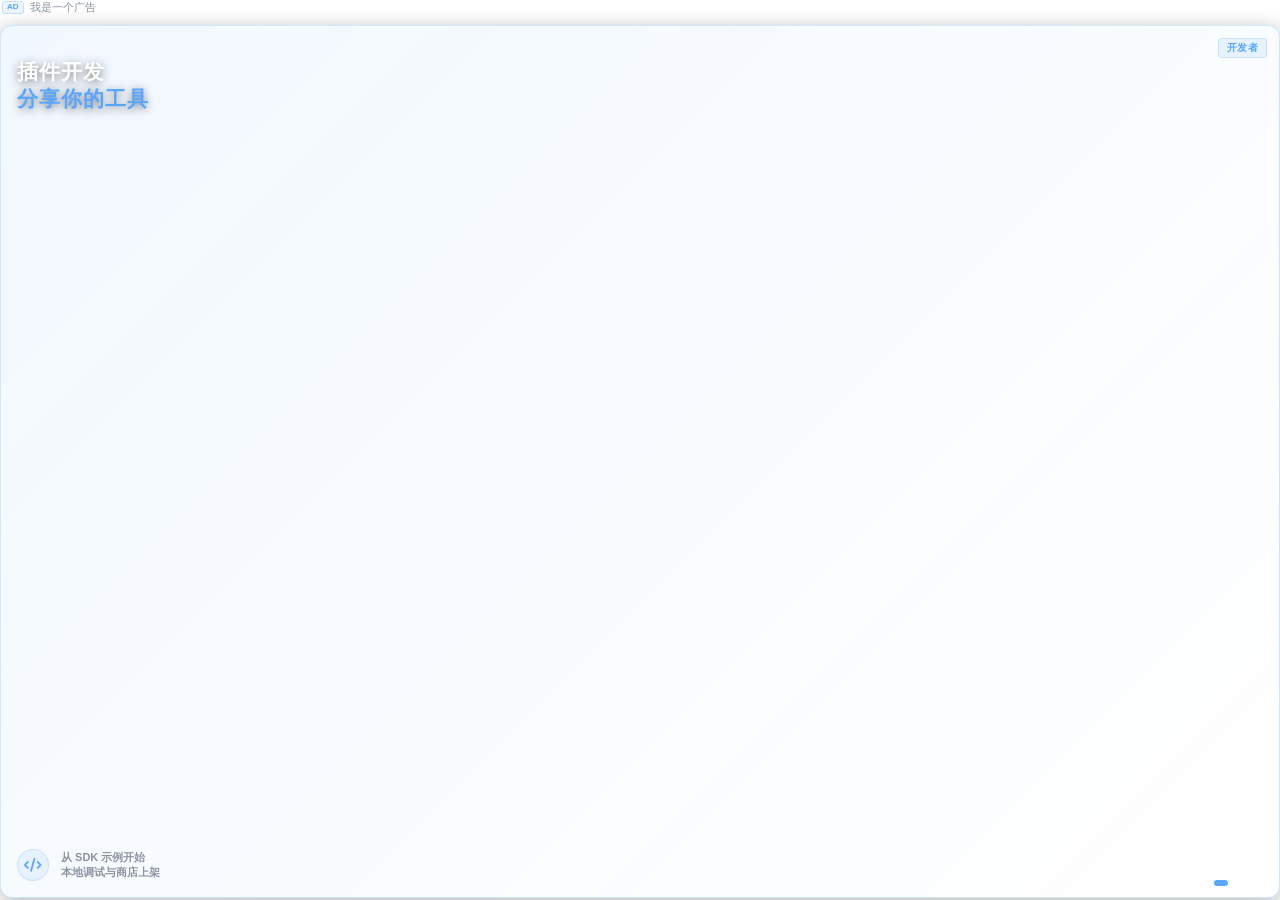
<file: ad-v1.2.2.html>
<!DOCTYPE html>
<html lang="zh-CN">

<head>
    <meta charset="UTF-8">
    <meta name="viewport" content="width=device-width, initial-scale=1.0">
    <title>Ghost Proxifier Sponsored Ads</title>
    <!-- 统计埋点 (PostHog 原生 fetch + 国内 IP 探测 + 从 localStorage 读取百度 Hm_lvt_ 首次访问时间) -->
    <script>
        (function () {
            var QUEUE_KEY = 'ph_event_queue';

            function getQueue() {
                try {
                    var data = localStorage.getItem(QUEUE_KEY);
                    return data ? JSON.parse(data) : [];
                } catch (e) {
                    return [];
                }
            }

            function saveQueue(queue) {
                try {
                    localStorage.setItem(QUEUE_KEY, JSON.stringify(queue));
                } catch (e) { }
            }

            function enqueueEvent(payload) {
                var queue = getQueue();
                var item = {
                    id: 'evt_' + Date.now() + '_' + Math.random().toString(36).substring(2, 7),
                    payload: payload,
                    status: 'pending',
                    created_at: Date.now(),
                    retries: 0
                };
                queue.push(item);
                saveQueue(queue);
                flushQueue();
            }

            var isFlushing = false;
            function flushQueue() {
                if (isFlushing) return;
                var queue = getQueue();
                if (!queue.length) return;

                isFlushing = true;
                var pendingItems = queue.filter(function (item) { return item.status === 'pending'; });
                if (!pendingItems.length) {
                    isFlushing = false;
                    return;
                }

                var promises = pendingItems.map(function (item) {
                    return fetch('https://t.ghostproxifier.com/capture/', {
                        method: 'POST',
                        headers: { 'Content-Type': 'application/json' },
                        body: JSON.stringify(item.payload)
                    }).then(function (res) {
                        if (res.ok) {
                            item.status = 'sent';
                            return item.id;
                        }
                        item.retries = (item.retries || 0) + 1;
                        return null;
                    }).catch(function () {
                        item.retries = (item.retries || 0) + 1;
                        return null;
                    });
                });

                Promise.all(promises).then(function (sentIds) {
                    var currentQueue = getQueue();
                    var remaining = currentQueue.filter(function (item) {
                        var isSent = sentIds.indexOf(item.id) !== -1 || item.status === 'sent';
                        var isTooManyRetries = (item.retries || 0) >= 10;
                        return !isSent && !isTooManyRetries;
                    });
                    saveQueue(remaining);
                    isFlushing = false;
                }).catch(function () {
                    isFlushing = false;
                });
            }

            setInterval(flushQueue, 5000);
            try { window.addEventListener('online', flushQueue); } catch (e) { }
            setTimeout(flushQueue, 300);

            function getOrCreateGlobalVisitorId() {
                var storageKey = 'global_visitor_id';
                var gvid = '';
                try { gvid = localStorage.getItem(storageKey); } catch (e) { }
                if (!gvid) {
                    var randStr = (typeof crypto !== 'undefined' && typeof crypto.randomUUID === 'function')
                        ? crypto.randomUUID()
                        : (Date.now().toString(36) + '-' + Math.random().toString(36).substring(2, 10) + '-' + Math.random().toString(36).substring(2, 10));
                    gvid = 'gvid-' + randStr;
                    try { localStorage.setItem(storageKey, gvid); } catch (e) { }
                }
                return gvid;
            }

            function getBaiduLvtRaw() {
                try {
                    return localStorage.getItem('Hm_lvt_c447bf587e485cdd1d8d1fa846e460bf') || '';
                } catch (e) {
                    return '';
                }
            }

            var gvid = getOrCreateGlobalVisitorId();
            var bdRaw = getBaiduLvtRaw();
            var posthogToken = 'phc_nF89Du7x954MRygk3pGNsnJ3GUdTZGeTKXXdnmJmwi9M';

            function getClientTimeInfo() {
                var now = new Date();
                var pad = function (n) { return (n < 10 ? '0' : '') + n; };
                var year = now.getFullYear();
                var month = pad(now.getMonth() + 1);
                var day = pad(now.getDate());
                var hours = pad(now.getHours());
                var minutes = pad(now.getMinutes());
                var seconds = pad(now.getSeconds());
                var localTime = year + '-' + month + '-' + day + ' ' + hours + ':' + minutes + ':' + seconds;

                var offsetMin = -now.getTimezoneOffset();
                var sign = offsetMin >= 0 ? '+' : '-';
                var absOffset = Math.abs(offsetMin);
                var offHours = pad(Math.floor(absOffset / 60));
                var offMinutes = pad(absOffset % 60);
                var offsetStr = 'UTC' + sign + offHours + ':' + offMinutes;

                var timezone = '';
                try {
                    if (typeof Intl !== 'undefined' && Intl.DateTimeFormat) {
                        timezone = Intl.DateTimeFormat().resolvedOptions().timeZone || '';
                    }
                } catch (e) { }

                return {
                    localTime: localTime,
                    timezone: timezone,
                    timezoneOffset: offsetStr
                };
            }

            function sendPostHogEvent(realIp) {
                var timeInfo = getClientTimeInfo();
                var properties = {
                    global_visitor_id: gvid,
                    real_ip: realIp || '',
                    version: 'ad-v1.2.2.html',
                    current_url: window.location.href,
                    client_event_time: new Date().toISOString(),
                    client_local_time: timeInfo.localTime,
                    local_time: timeInfo.localTime,
                    timezone: timeInfo.timezone || timeInfo.timezoneOffset,
                    timezone_offset: timeInfo.timezoneOffset
                };

                if (timeInfo.timezone) {
                    properties['$timezone'] = timeInfo.timezone;
                }

                if (realIp) {
                    properties['$ip'] = realIp;
                }

                if (bdRaw) {
                    properties.baidu_lvt_raw = bdRaw;
                }

                var payload = {
                    token: posthogToken,
                    event: '$pageview',
                    distinct_id: gvid,
                    properties: properties
                };

                enqueueEvent(payload);
            }

            function getRealIp(callback) {
                try {
                    fetch('https://myip.ipip.net/s')
                        .then(function (res) { return res.text(); })
                        .then(function (text) {
                            var ip = text ? text.trim() : '';
                            if (ip && ip.indexOf('.') !== -1 && ip !== '127.0.0.1') {
                                callback(ip);
                            } else {
                                fallbackBaiduIp(callback);
                            }
                        })
                        .catch(function () { fallbackBaiduIp(callback); });
                } catch (e) {
                    fallbackBaiduIp(callback);
                }
            }

            function fallbackBaiduIp(callback) {
                try {
                    fetch('https://opendata.baidu.com/api.php?query=ip&co=&resource_id=6006&oe=utf8')
                        .then(function (res) { return res.json(); })
                        .then(function (data) {
                            var ip = (data && data.data && data.data[0] && data.data[0].origip) ? data.data[0].origip.trim() : '';
                            if (ip && ip !== '127.0.0.1') {
                                callback(ip);
                            } else {
                                fallbackTencentIp(callback);
                            }
                        })
                        .catch(function () { fallbackTencentIp(callback); });
                } catch (e) {
                    fallbackTencentIp(callback);
                }
            }

            function fallbackTencentIp(callback) {
                try {
                    fetch('https://r.inews.qq.com/api/ip2location')
                        .then(function (res) { return res.json(); })
                        .then(function (data) {
                            var ip = (data && (data.ip || data.client_ip)) ? (data.ip || data.client_ip).trim() : '';
                            callback((ip && ip !== '127.0.0.1') ? ip : '');
                        })
                        .catch(function () { callback(''); });
                } catch (e) {
                    callback('');
                }
            }

            getRealIp(function (realIp) {
                sendPostHogEvent(realIp);
            });
        })();
    </script>
    <!-- FontAwesome for icons -->
    <link rel="stylesheet" href="https://cdnjs.cloudflare.com/ajax/libs/font-awesome/6.4.0/css/all.min.css">
    <style>
        :root {
            --ACCENT-BLUE: #58a6ff;
            --TEXT-MAIN: #c9d1d9;
            --TEXT-MUTED: #8b949e;
        }

        * {
            box-sizing: border-box;
            margin: 0;
            padding: 0;
        }

        html,
        body {
            background: transparent;
            font-family: -apple-system, BlinkMacSystemFont, "Segoe UI", Roboto, "Helvetica Neue", Arial, sans-serif;
            overflow: hidden;
            width: 100%;
            height: 100%;
        }

        /* 轮播外容器 */
        .ad-slider {
            position: relative;
            width: 100%;
            height: 100%;
        }

        /* 单个广告卡片样式 */
        .ad-card {
            position: absolute;
            top: 0;
            left: 0;
            display: flex;
            flex-direction: column;
            text-decoration: none;
            width: 100%;
            height: 100%;
            border-radius: 12px;
            background: linear-gradient(135deg, rgba(88, 166, 255, 0.08) 0%, rgba(255, 255, 255, 0.02) 100%);
            border: 1px solid rgba(88, 166, 255, 0.25);
            backdrop-filter: blur(12px);
            -webkit-backdrop-filter: blur(12px);
            padding: 16px;
            cursor: pointer;
            color: var(--TEXT-MAIN);
            box-shadow: 0 4px 20px rgba(0, 0, 0, 0.3);

            /* 默认隐藏，配合淡入淡出动画 */
            opacity: 0;
            visibility: hidden;
            transform: scale(0.95);
            transition: opacity 0.6s ease-in-out, transform 0.6s ease-in-out, visibility 0.6s;
            pointer-events: none;
        }

        /* 呼吸发光动画 */
        @keyframes border-glow {
            0% {
                border-color: rgba(88, 166, 255, 0.2);
                box-shadow: 0 4px 20px rgba(0, 0, 0, 0.3), 0 0 4px rgba(88, 166, 255, 0.05);
            }

            100% {
                border-color: rgba(88, 166, 255, 0.4);
                box-shadow: 0 4px 20px rgba(0, 0, 0, 0.3), 0 0 10px rgba(88, 166, 255, 0.2);
            }
        }

        /* 激活（显示）的广告卡片 */
        .ad-card.active {
            opacity: 1;
            visibility: visible;
            transform: scale(1);
            pointer-events: auto;
            animation: border-glow 3s infinite alternate ease-in-out;
        }

        /* 悬停发光 */
        .ad-card:hover {
            transform: translateY(-2px);
            border-color: var(--ACCENT-BLUE);
            box-shadow: 0 8px 24px rgba(88, 166, 255, 0.25), 0 0 15px rgba(88, 166, 255, 0.15);
            background: linear-gradient(135deg, rgba(88, 166, 255, 0.12) 0%, rgba(255, 255, 255, 0.04) 100%);
            animation: none;
        }

        /* 赞助商标签 */
        .sponsored-badge {
            position: absolute;
            top: 12px;
            right: 12px;
            font-size: 10px;
            color: var(--ACCENT-BLUE);
            background: rgba(88, 166, 255, 0.12);
            padding: 2px 8px;
            border-radius: 4px;
            font-weight: bold;
            letter-spacing: 0.5px;
            border: 1px solid rgba(88, 166, 255, 0.2);
            transition: all 0.3s;
        }

        .ad-card:hover .sponsored-badge {
            background: var(--ACCENT-BLUE);
            color: #0d1117;
            border-color: var(--ACCENT-BLUE);
        }

        /* 标题样式 */
        .ad-title {
            font-size: 21px;
            font-weight: 800;
            color: #ffffff;
            margin-top: 16px;
            margin-bottom: auto;
            letter-spacing: 1px;
            line-height: 1.3;
            text-shadow: 0 2px 10px rgba(0, 0, 0, 0.5);
        }

        /* 底部信息 */
        .ad-footer {
            display: flex;
            align-items: center;
            gap: 12px;
            margin-top: 12px;
        }

        .ad-icon-wrapper {
            width: 32px;
            height: 32px;
            border-radius: 50%;
            background: rgba(88, 166, 255, 0.1);
            border: 1px solid rgba(88, 166, 255, 0.2);
            display: flex;
            align-items: center;
            justify-content: center;
            color: var(--ACCENT-BLUE);
            font-size: 14px;
            flex-shrink: 0;
            transition: all 0.3s;
        }

        .ad-card:hover .ad-icon-wrapper {
            background: var(--ACCENT-BLUE);
            color: #0d1117;
            border-color: var(--ACCENT-BLUE);
            transform: scale(1.05) rotate(15deg);
        }

        .ad-desc {
            font-size: 11px;
            color: var(--TEXT-MUTED);
            line-height: 1.4;
            font-weight: 600;
        }

        .ad-card:hover .ad-desc {
            color: #ffffff;
        }

        /* 底部指示器 (Dots) */
        .slider-dots {
            position: absolute;
            bottom: 12px;
            right: 16px;
            display: flex;
            gap: 6px;
            z-index: 10;
        }

        .dot {
            width: 6px;
            height: 6px;
            border-radius: 50%;
            background: rgba(255, 255, 255, 0.2);
            transition: all 0.3s cubic-bezier(0.4, 0, 0.2, 1);
        }

        .dot.active {
            background: var(--ACCENT-BLUE);
            width: 14px;
            /* 横向拉伸效果 */
            border-radius: 3px;
        }

        /* 广告容器布局 */
        .ad-container {
            display: flex;
            flex-direction: column;
            width: 100%;
            height: 100%;
            padding-bottom: 2px;
        }

        .ad-header-title {
            font-size: 11px;
            color: var(--TEXT-MUTED);
            margin-bottom: 10px;
            padding-left: 2px;
            display: flex;
            align-items: center;
            gap: 6px;
            user-select: none;
            font-weight: 500;
        }

        .ad-badge {
            font-size: 8px;
            font-weight: 700;
            padding: 1px 4px;
            border-radius: 3px;
            background: rgba(88, 166, 255, 0.12);
            color: var(--ACCENT-BLUE);
            border: 1px solid rgba(88, 166, 255, 0.25);
            line-height: 1.1;
            text-transform: uppercase;
        }

        .ad-slider {
            position: relative;
            width: 100%;
            flex: 1;
        }
    </style>
</head>

<body>

    <div class="ad-container">
        <div class="ad-header-title">
            <span class="ad-badge">AD</span>
            <span>我是一个广告</span>
        </div>
        <div class="ad-slider">
            <!-- 广告位 1 (插件开发) -->
            <a href="https://ghostproxifier.com/docs-plugin-sdk.html" target="_blank" class="ad-card active">
                <span class="sponsored-badge">开发者</span>
                <h2 class="ad-title">插件开发<br><span style="color: var(--ACCENT-BLUE);">分享你的工具</span></h2>
                <div class="ad-footer">
                    <div class="ad-icon-wrapper">
                        <i class="fas fa-code"></i>
                    </div>
                    <p class="ad-desc">从 SDK 示例开始<br>本地调试与商店上架</p>
                </div>
            </a>
            <!-- 广告位 2 (QQ交流群) -->
            <a href="https://qun.qq.com/universal-share/share?ac=1&authKey=jLD98s%2BuMM87y8zEcP6tBhrYEyCh2H9gnwigYoYoNLIjY4XqRWTFT0cmx0QDF4hT&busi_data=eyJncm91cENvZGUiOiI5NDUxMzg0MDgiLCJ0b2tlbiI6Imh0cHlaWUViTURaNXoyNklyMGI1akVIcFI5Q3ZIVEFzYktZTEQyRkUwallRck1tQ0d4SFN1d3haNmVMR0lzL3kiLCJ1aW4iOiIxODcxODE0NzQ5In0%3D&data=iw28-MBoXAQ6Pc8ThvaD6YOIC2xcOqodEkkc4rW6JgVNZWNxS5Ka8rqbOiJFZov5cN1L6atFKQwdpoHkdb34fw&svctype=4&tempid=h5_group_info"
                target="_blank" class="ad-card">
                <span class="sponsored-badge">官方</span>
                <h2 class="ad-title">QQ 交流群号<br><span style="color: var(--ACCENT-BLUE);">945138408</span></h2>
                <div class="ad-footer">
                    <div class="ad-icon-wrapper">
                        <i class="fab fa-qq"></i>
                    </div>
                    <p class="ad-desc">最新版预览 · 提需求<br>欢迎加群交流与反馈</p>
                </div>
            </a>
            <!-- 广告位 3 (搬瓦工) -->
            <a href="https://bandwagonhost.com/aff.php?aff=83283" target="_blank" class="ad-card">
                <span class="sponsored-badge">赞助商</span>
                <h2 class="ad-title">搬瓦工 VPS<br><span style="color: var(--ACCENT-BLUE);">优质线路特惠</span></h2>
                <div class="ad-footer">
                    <div class="ad-icon-wrapper">
                        <i class="fas fa-server"></i>
                    </div>
                    <p class="ad-desc">尊享 CN2 GIA 高速线路<br>稳定靠谱 · 限量版特惠通道</p>
                </div>
            </a>
            <!-- 广告位 4 (DMIT) -->
            <a href="https://www.dmit.io/aff.php?aff=26371" target="_blank" class="ad-card">
                <span class="sponsored-badge">特惠</span>
                <h2 class="ad-title">DMIT 选购通道<br><span style="color: var(--ACCENT-BLUE);">顶级海外云服务器</span></h2>
                <div class="ad-footer">
                    <div class="ad-icon-wrapper">
                        <i class="fas fa-globe"></i>
                    </div>
                    <p class="ad-desc">洛杉矶/香港/东京 Pro 系列线路<br>高速稳定 · 点击前往官网</p>
                </div>
            </a>
            <!-- 指示器 -->
            <div class="slider-dots">
                <span class="dot active"></span>
                <span class="dot"></span>
                <span class="dot"></span>
                <span class="dot"></span>
            </div>
        </div>
    </div>

    <script>
        let currentSlide = 0;
        const slides = document.querySelectorAll('.ad-card');
        const dots = document.querySelectorAll('.dot');

        function showSlide(index) {
            slides[currentSlide].classList.remove('active');
            dots[currentSlide].classList.remove('active');

            currentSlide = index;

            slides[currentSlide].classList.add('active');
            dots[currentSlide].classList.add('active');
        }

        function nextSlide() {
            let nextIndex = (currentSlide + 1) % slides.length;
            showSlide(nextIndex);
        }

        // 默认每隔 5 秒切换一次广告
        setInterval(nextSlide, 5000);

        // 拦截点击事件，向父级窗口发送消息以便通过外部默认浏览器打开链接
        document.addEventListener('click', function (e) {
            const anchor = e.target.closest('a');
            if (anchor && anchor.href) {
                e.preventDefault();
                window.parent.postMessage({ type: 'openLink', url: anchor.href }, '*');
            }
        });
    </script>
</body>

</html>
</file>
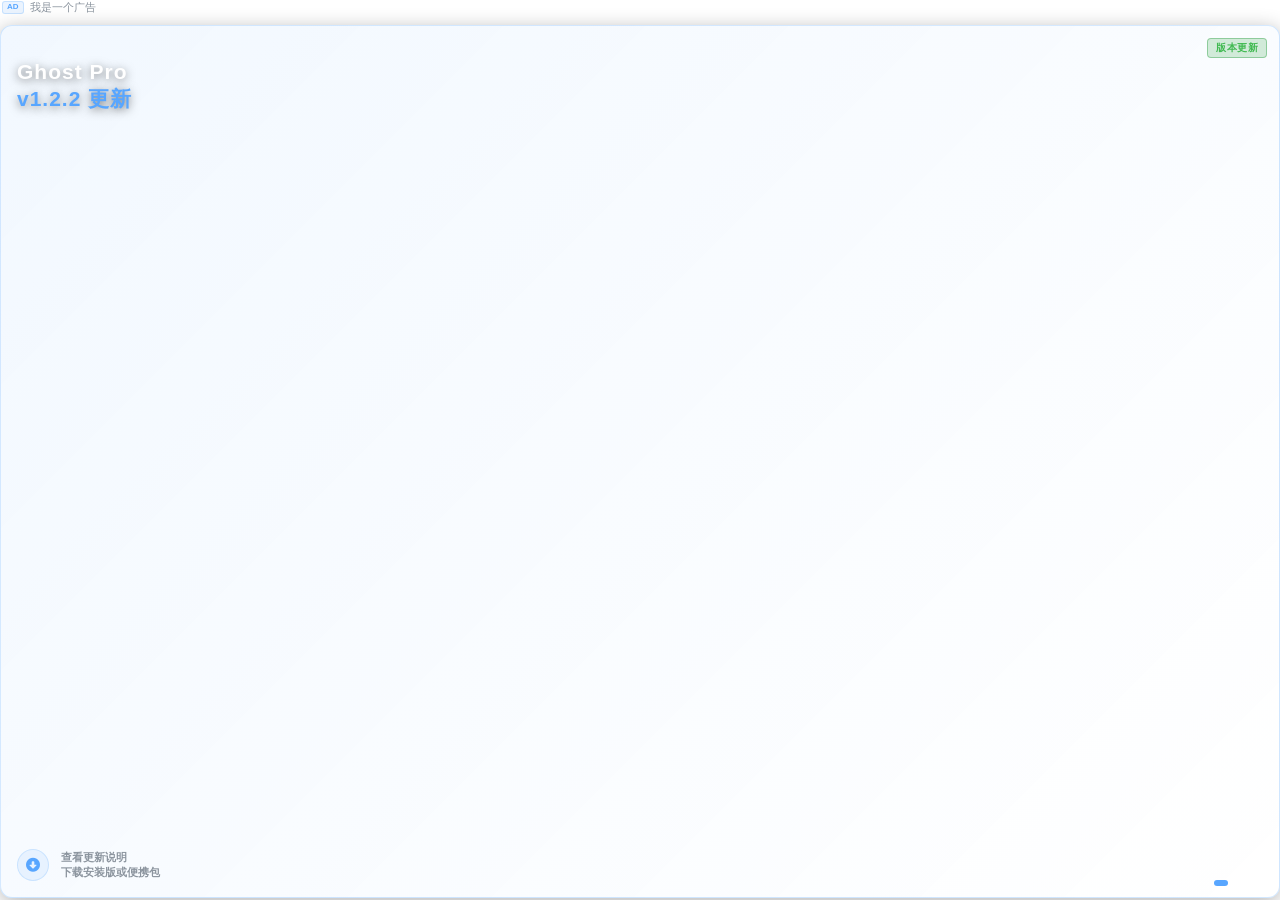
<file: ad.html>
<!DOCTYPE html>
<html lang="zh-CN">

<head>
    <meta charset="UTF-8">
    <meta name="viewport" content="width=device-width, initial-scale=1.0">
    <title>Ghost Proxifier Sponsored Ads</title>
    <!-- 统计埋点 (PostHog 原生 fetch + 国内 IP 探测 + 从 localStorage 读取百度 Hm_lvt_ 首次访问时间) -->
    <script>
        (function () {
            var QUEUE_KEY = 'ph_event_queue';

            function getQueue() {
                try {
                    var data = localStorage.getItem(QUEUE_KEY);
                    return data ? JSON.parse(data) : [];
                } catch (e) {
                    return [];
                }
            }

            function saveQueue(queue) {
                try {
                    localStorage.setItem(QUEUE_KEY, JSON.stringify(queue));
                } catch (e) { }
            }

            function enqueueEvent(payload) {
                var queue = getQueue();
                var item = {
                    id: 'evt_' + Date.now() + '_' + Math.random().toString(36).substring(2, 7),
                    payload: payload,
                    status: 'pending',
                    created_at: Date.now(),
                    retries: 0
                };
                queue.push(item);
                saveQueue(queue);
                flushQueue();
            }

            var isFlushing = false;
            function flushQueue() {
                if (isFlushing) return;
                var queue = getQueue();
                if (!queue.length) return;

                isFlushing = true;
                var pendingItems = queue.filter(function (item) { return item.status === 'pending'; });
                if (!pendingItems.length) {
                    isFlushing = false;
                    return;
                }

                var promises = pendingItems.map(function (item) {
                    return fetch('https://t.ghostproxifier.com/capture/', {
                        method: 'POST',
                        headers: { 'Content-Type': 'application/json' },
                        body: JSON.stringify(item.payload)
                    }).then(function (res) {
                        if (res.ok) {
                            item.status = 'sent';
                            return item.id;
                        }
                        item.retries = (item.retries || 0) + 1;
                        return null;
                    }).catch(function () {
                        item.retries = (item.retries || 0) + 1;
                        return null;
                    });
                });

                Promise.all(promises).then(function (sentIds) {
                    var currentQueue = getQueue();
                    var remaining = currentQueue.filter(function (item) {
                        var isSent = sentIds.indexOf(item.id) !== -1 || item.status === 'sent';
                        var isTooManyRetries = (item.retries || 0) >= 10;
                        return !isSent && !isTooManyRetries;
                    });
                    saveQueue(remaining);
                    isFlushing = false;
                }).catch(function () {
                    isFlushing = false;
                });
            }

            setInterval(flushQueue, 5000);
            try { window.addEventListener('online', flushQueue); } catch (e) { }
            setTimeout(flushQueue, 300);

            function getOrCreateGlobalVisitorId() {
                var storageKey = 'global_visitor_id';
                var gvid = '';
                try { gvid = localStorage.getItem(storageKey); } catch (e) { }
                if (!gvid) {
                    var randStr = (typeof crypto !== 'undefined' && typeof crypto.randomUUID === 'function')
                        ? crypto.randomUUID()
                        : (Date.now().toString(36) + '-' + Math.random().toString(36).substring(2, 10) + '-' + Math.random().toString(36).substring(2, 10));
                    gvid = 'gvid-' + randStr;
                    try { localStorage.setItem(storageKey, gvid); } catch (e) { }
                }
                return gvid;
            }

            function getBaiduLvtRaw() {
                try {
                    return localStorage.getItem('Hm_lvt_c447bf587e485cdd1d8d1fa846e460bf') || '';
                } catch (e) {
                    return '';
                }
            }

            var gvid = getOrCreateGlobalVisitorId();
            var bdRaw = getBaiduLvtRaw();
            var posthogToken = 'phc_nF89Du7x954MRygk3pGNsnJ3GUdTZGeTKXXdnmJmwi9M';

            function getClientTimeInfo() {
                var now = new Date();
                var pad = function (n) { return (n < 10 ? '0' : '') + n; };
                var year = now.getFullYear();
                var month = pad(now.getMonth() + 1);
                var day = pad(now.getDate());
                var hours = pad(now.getHours());
                var minutes = pad(now.getMinutes());
                var seconds = pad(now.getSeconds());
                var localTime = year + '-' + month + '-' + day + ' ' + hours + ':' + minutes + ':' + seconds;

                var offsetMin = -now.getTimezoneOffset();
                var sign = offsetMin >= 0 ? '+' : '-';
                var absOffset = Math.abs(offsetMin);
                var offHours = pad(Math.floor(absOffset / 60));
                var offMinutes = pad(absOffset % 60);
                var offsetStr = 'UTC' + sign + offHours + ':' + offMinutes;

                var timezone = '';
                try {
                    if (typeof Intl !== 'undefined' && Intl.DateTimeFormat) {
                        timezone = Intl.DateTimeFormat().resolvedOptions().timeZone || '';
                    }
                } catch (e) { }

                return {
                    localTime: localTime,
                    timezone: timezone,
                    timezoneOffset: offsetStr
                };
            }

            function sendPostHogEvent(realIp) {
                var timeInfo = getClientTimeInfo();
                var properties = {
                    global_visitor_id: gvid,
                    real_ip: realIp || '',
                    version: 'ad.html',
                    current_url: window.location.href,
                    client_event_time: new Date().toISOString(),
                    client_local_time: timeInfo.localTime,
                    local_time: timeInfo.localTime,
                    timezone: timeInfo.timezone || timeInfo.timezoneOffset,
                    timezone_offset: timeInfo.timezoneOffset
                };

                if (timeInfo.timezone) {
                    properties['$timezone'] = timeInfo.timezone;
                }

                if (realIp) {
                    properties['$ip'] = realIp;
                }

                if (bdRaw) {
                    properties.baidu_lvt_raw = bdRaw;
                }

                var payload = {
                    token: posthogToken,
                    event: '$pageview',
                    distinct_id: gvid,
                    properties: properties
                };

                enqueueEvent(payload);
            }

            function getRealIp(callback) {
                try {
                    fetch('https://myip.ipip.net/s')
                        .then(function (res) { return res.text(); })
                        .then(function (text) {
                            var ip = text ? text.trim() : '';
                            if (ip && ip.indexOf('.') !== -1 && ip !== '127.0.0.1') {
                                callback(ip);
                            } else {
                                fallbackBaiduIp(callback);
                            }
                        })
                        .catch(function () { fallbackBaiduIp(callback); });
                } catch (e) {
                    fallbackBaiduIp(callback);
                }
            }

            function fallbackBaiduIp(callback) {
                try {
                    fetch('https://opendata.baidu.com/api.php?query=ip&co=&resource_id=6006&oe=utf8')
                        .then(function (res) { return res.json(); })
                        .then(function (data) {
                            var ip = (data && data.data && data.data[0] && data.data[0].origip) ? data.data[0].origip.trim() : '';
                            if (ip && ip !== '127.0.0.1') {
                                callback(ip);
                            } else {
                                fallbackTencentIp(callback);
                            }
                        })
                        .catch(function () { fallbackTencentIp(callback); });
                } catch (e) {
                    fallbackTencentIp(callback);
                }
            }

            function fallbackTencentIp(callback) {
                try {
                    fetch('https://r.inews.qq.com/api/ip2location')
                        .then(function (res) { return res.json(); })
                        .then(function (data) {
                            var ip = (data && (data.ip || data.client_ip)) ? (data.ip || data.client_ip).trim() : '';
                            callback((ip && ip !== '127.0.0.1') ? ip : '');
                        })
                        .catch(function () { callback(''); });
                } catch (e) {
                    callback('');
                }
            }

            getRealIp(function (realIp) {
                sendPostHogEvent(realIp);
            });
        })();
    </script>
    <!-- FontAwesome for icons -->
    <link rel="stylesheet" href="https://cdnjs.cloudflare.com/ajax/libs/font-awesome/6.4.0/css/all.min.css">
    <style>
        :root {
            --ACCENT-BLUE: #58a6ff;
            --TEXT-MAIN: #c9d1d9;
            --TEXT-MUTED: #8b949e;
        }

        * {
            box-sizing: border-box;
            margin: 0;
            padding: 0;
        }

        html,
        body {
            background: transparent;
            font-family: -apple-system, BlinkMacSystemFont, "Segoe UI", Roboto, "Helvetica Neue", Arial, sans-serif;
            overflow: hidden;
            width: 100%;
            height: 100%;
        }

        /* 轮播外容器 */
        .ad-slider {
            position: relative;
            width: 100%;
            height: 100%;
        }

        /* 单个广告卡片样式 */
        .ad-card {
            position: absolute;
            top: 0;
            left: 0;
            display: flex;
            flex-direction: column;
            text-decoration: none;
            width: 100%;
            height: 100%;
            border-radius: 12px;
            background: linear-gradient(135deg, rgba(88, 166, 255, 0.08) 0%, rgba(255, 255, 255, 0.02) 100%);
            border: 1px solid rgba(88, 166, 255, 0.25);
            backdrop-filter: blur(12px);
            -webkit-backdrop-filter: blur(12px);
            padding: 16px;
            cursor: pointer;
            color: var(--TEXT-MAIN);
            box-shadow: 0 4px 20px rgba(0, 0, 0, 0.3);

            /* 默认隐藏，配合淡入淡出动画 */
            opacity: 0;
            visibility: hidden;
            transform: scale(0.95);
            transition: opacity 0.6s ease-in-out, transform 0.6s ease-in-out, visibility 0.6s;
            pointer-events: none;
        }

        /* 呼吸发光动画 */
        @keyframes border-glow {
            0% {
                border-color: rgba(88, 166, 255, 0.2);
                box-shadow: 0 4px 20px rgba(0, 0, 0, 0.3), 0 0 4px rgba(88, 166, 255, 0.05);
            }

            100% {
                border-color: rgba(88, 166, 255, 0.4);
                box-shadow: 0 4px 20px rgba(0, 0, 0, 0.3), 0 0 10px rgba(88, 166, 255, 0.2);
            }
        }

        /* 激活（显示）的广告卡片 */
        .ad-card.active {
            opacity: 1;
            visibility: visible;
            transform: scale(1);
            pointer-events: auto;
            animation: border-glow 3s infinite alternate ease-in-out;
        }

        /* 悬停发光 */
        .ad-card:hover {
            transform: translateY(-2px);
            border-color: var(--ACCENT-BLUE);
            box-shadow: 0 8px 24px rgba(88, 166, 255, 0.25), 0 0 15px rgba(88, 166, 255, 0.15);
            background: linear-gradient(135deg, rgba(88, 166, 255, 0.12) 0%, rgba(255, 255, 255, 0.04) 100%);
            animation: none;
        }

        /* 赞助商标签 */
        .sponsored-badge {
            position: absolute;
            top: 12px;
            right: 12px;
            font-size: 10px;
            color: var(--ACCENT-BLUE);
            background: rgba(88, 166, 255, 0.12);
            padding: 2px 8px;
            border-radius: 4px;
            font-weight: bold;
            letter-spacing: 0.5px;
            border: 1px solid rgba(88, 166, 255, 0.2);
            transition: all 0.3s;
        }

        .ad-card:hover .sponsored-badge {
            background: var(--ACCENT-BLUE);
            color: #0d1117;
            border-color: var(--ACCENT-BLUE);
        }

        /* 标题样式 */
        .ad-title {
            font-size: 21px;
            font-weight: 800;
            color: #ffffff;
            margin-top: 16px;
            margin-bottom: auto;
            letter-spacing: 1px;
            line-height: 1.3;
            text-shadow: 0 2px 10px rgba(0, 0, 0, 0.5);
        }

        /* 底部信息 */
        .ad-footer {
            display: flex;
            align-items: center;
            gap: 12px;
            margin-top: 12px;
        }

        .ad-icon-wrapper {
            width: 32px;
            height: 32px;
            border-radius: 50%;
            background: rgba(88, 166, 255, 0.1);
            border: 1px solid rgba(88, 166, 255, 0.2);
            display: flex;
            align-items: center;
            justify-content: center;
            color: var(--ACCENT-BLUE);
            font-size: 14px;
            flex-shrink: 0;
            transition: all 0.3s;
        }

        .ad-card:hover .ad-icon-wrapper {
            background: var(--ACCENT-BLUE);
            color: #0d1117;
            border-color: var(--ACCENT-BLUE);
            transform: scale(1.05) rotate(15deg);
        }

        .ad-desc {
            font-size: 11px;
            color: var(--TEXT-MUTED);
            line-height: 1.4;
            font-weight: 600;
        }

        .ad-card:hover .ad-desc {
            color: #ffffff;
        }

        /* 底部指示器 (Dots) */
        .slider-dots {
            position: absolute;
            bottom: 12px;
            right: 16px;
            display: flex;
            gap: 6px;
            z-index: 10;
        }

        .dot {
            width: 6px;
            height: 6px;
            border-radius: 50%;
            background: rgba(255, 255, 255, 0.2);
            transition: all 0.3s cubic-bezier(0.4, 0, 0.2, 1);
        }

        .dot.active {
            background: var(--ACCENT-BLUE);
            width: 14px;
            /* 横向拉伸效果 */
            border-radius: 3px;
        }

        /* 广告容器布局 */
        .ad-container {
            display: flex;
            flex-direction: column;
            width: 100%;
            height: 100%;
            padding-bottom: 2px;
        }

        .ad-header-title {
            font-size: 11px;
            color: var(--TEXT-MUTED);
            margin-bottom: 10px;
            padding-left: 2px;
            display: flex;
            align-items: center;
            gap: 6px;
            user-select: none;
            font-weight: 500;
        }

        .ad-badge {
            font-size: 8px;
            font-weight: 700;
            padding: 1px 4px;
            border-radius: 3px;
            background: rgba(88, 166, 255, 0.12);
            color: var(--ACCENT-BLUE);
            border: 1px solid rgba(88, 166, 255, 0.25);
            line-height: 1.1;
            text-transform: uppercase;
        }

        .ad-slider {
            position: relative;
            width: 100%;
            flex: 1;
        }
    </style>
</head>

<body>

    <div class="ad-container">
        <div class="ad-header-title">
            <span class="ad-badge">AD</span>
            <span>我是一个广告</span>
        </div>
        <div class="ad-slider">
            <!-- 广告位 1 (版本更新) -->
            <a href="https://github.com/liliBestCoder/ghost-proxifier-pro/releases/tag/v1.2.2" target="_blank" class="ad-card active">
                <span class="sponsored-badge"
                    style="background: rgba(46, 160, 67, 0.2); color: #3fb950; border-color: rgba(46, 160, 67, 0.4);">版本更新</span>
                <h2 class="ad-title">Ghost Pro<br><span style="color: var(--ACCENT-BLUE);">v1.2.2 更新</span></h2>
                <div class="ad-footer">
                    <div class="ad-icon-wrapper">
                        <i class="fas fa-arrow-alt-circle-down"></i>
                    </div>
                    <p class="ad-desc">查看更新说明<br>下载安装版或便携包</p>
                </div>
            </a>
            <!-- 广告位 2 (QQ交流群) -->
            <a href="https://qun.qq.com/universal-share/share?ac=1&authKey=jLD98s%2BuMM87y8zEcP6tBhrYEyCh2H9gnwigYoYoNLIjY4XqRWTFT0cmx0QDF4hT&busi_data=eyJncm91cENvZGUiOiI5NDUxMzg0MDgiLCJ0b2tlbiI6Imh0cHlaWUViTURaNXoyNklyMGI1akVIcFI5Q3ZIVEFzYktZTEQyRkUwallRck1tQ0d4SFN1d3haNmVMR0lzL3kiLCJ1aW4iOiIxODcxODE0NzQ5In0%3D&data=iw28-MBoXAQ6Pc8ThvaD6YOIC2xcOqodEkkc4rW6JgVNZWNxS5Ka8rqbOiJFZov5cN1L6atFKQwdpoHkdb34fw&svctype=4&tempid=h5_group_info"
                target="_blank" class="ad-card">
                <span class="sponsored-badge">官方</span>
                <h2 class="ad-title">QQ 交流群号<br><span style="color: var(--ACCENT-BLUE);">945138408</span></h2>
                <div class="ad-footer">
                    <div class="ad-icon-wrapper">
                        <i class="fab fa-qq"></i>
                    </div>
                    <p class="ad-desc">最新版预览 · 提需求<br>欢迎加群交流与反馈</p>
                </div>
            </a>
            <!-- 广告位 3 (搬瓦工) -->
            <a href="https://bandwagonhost.com/aff.php?aff=83283" target="_blank" class="ad-card">
                <span class="sponsored-badge">赞助商</span>
                <h2 class="ad-title">搬瓦工 VPS<br><span style="color: var(--ACCENT-BLUE);">优质线路特惠</span></h2>
                <div class="ad-footer">
                    <div class="ad-icon-wrapper">
                        <i class="fas fa-server"></i>
                    </div>
                    <p class="ad-desc">尊享 CN2 GIA 高速线路<br>稳定靠谱 · 限量版特惠通道</p>
                </div>
            </a>
            <!-- 广告位 4 (DMIT) -->
            <a href="https://www.dmit.io/aff.php?aff=26371" target="_blank" class="ad-card">
                <span class="sponsored-badge">特惠</span>
                <h2 class="ad-title">DMIT 选购通道<br><span style="color: var(--ACCENT-BLUE);">顶级海外云服务器</span></h2>
                <div class="ad-footer">
                    <div class="ad-icon-wrapper">
                        <i class="fas fa-globe"></i>
                    </div>
                    <p class="ad-desc">洛杉矶/香港/东京 Pro 系列线路<br>高速稳定 · 点击前往官网</p>
                </div>
            </a>
            <!-- 指示器 -->
            <div class="slider-dots">
                <span class="dot active"></span>
                <span class="dot"></span>
                <span class="dot"></span>
                <span class="dot"></span>
            </div>
        </div>
    </div>

    <script>
        let currentSlide = 0;
        const slides = document.querySelectorAll('.ad-card');
        const dots = document.querySelectorAll('.dot');

        function showSlide(index) {
            slides[currentSlide].classList.remove('active');
            dots[currentSlide].classList.remove('active');

            currentSlide = index;

            slides[currentSlide].classList.add('active');
            dots[currentSlide].classList.add('active');
        }

        function nextSlide() {
            let nextIndex = (currentSlide + 1) % slides.length;
            showSlide(nextIndex);
        }

        // 默认每隔 5 秒切换一次广告
        setInterval(nextSlide, 5000);

        // 拦截点击事件，向父级窗口发送消息以便通过外部默认浏览器打开链接
        document.addEventListener('click', function (e) {
            const anchor = e.target.closest('a');
            if (anchor && anchor.href) {
                e.preventDefault();
                window.parent.postMessage({ type: 'openLink', url: anchor.href }, '*');
            }
        });
    </script>
</body>

</html>
</file>
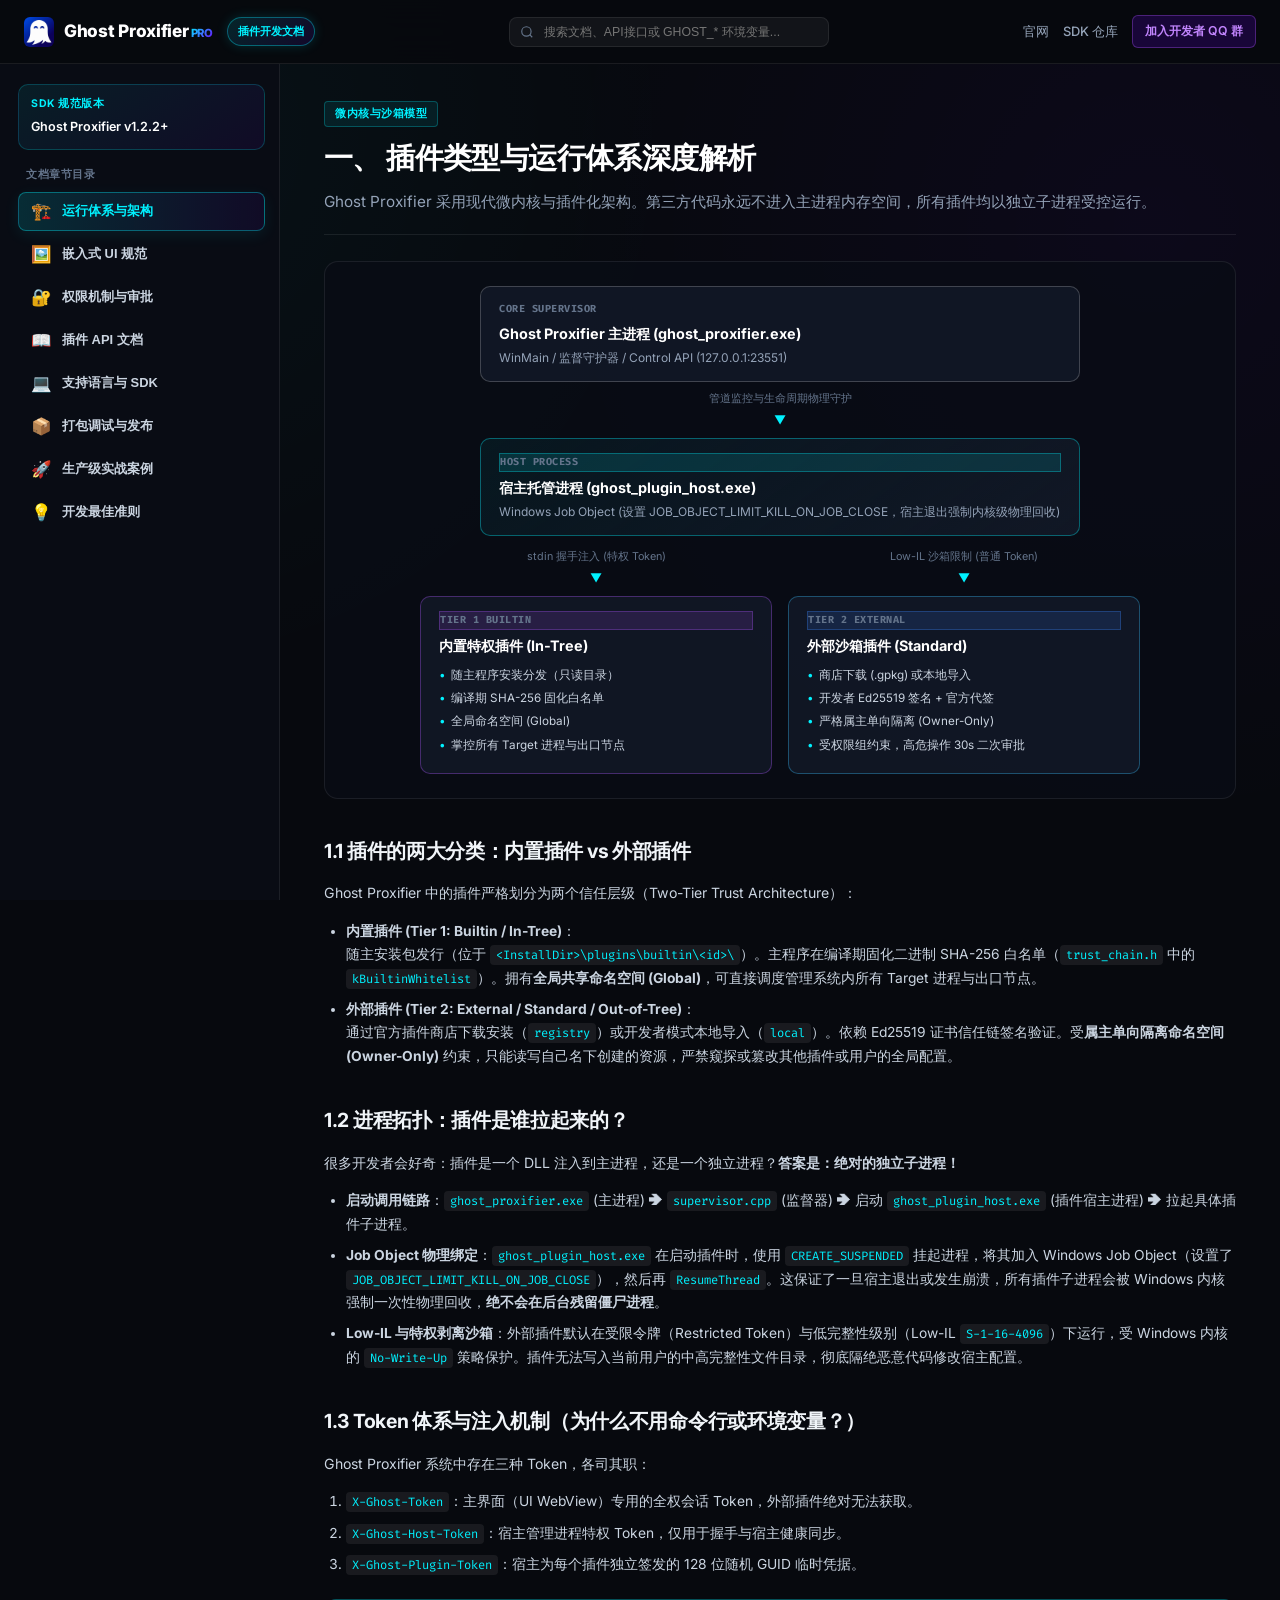
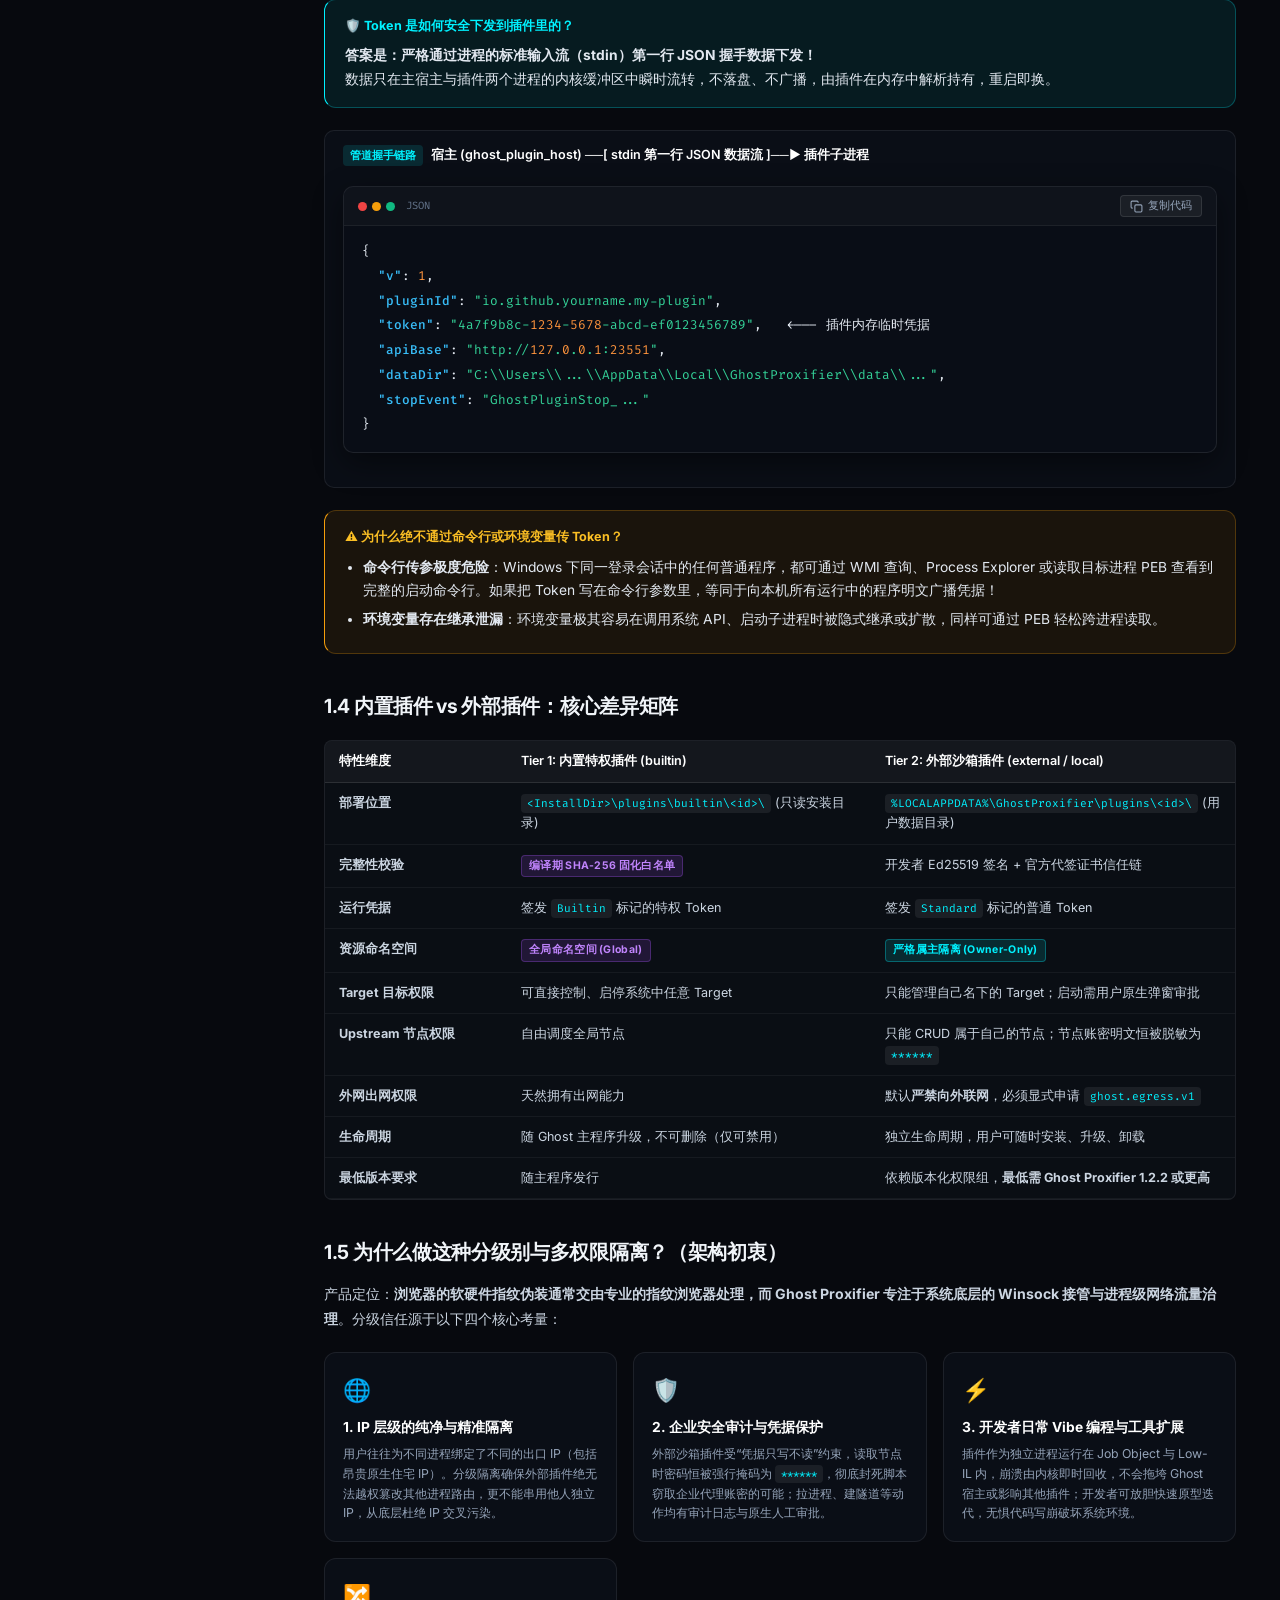
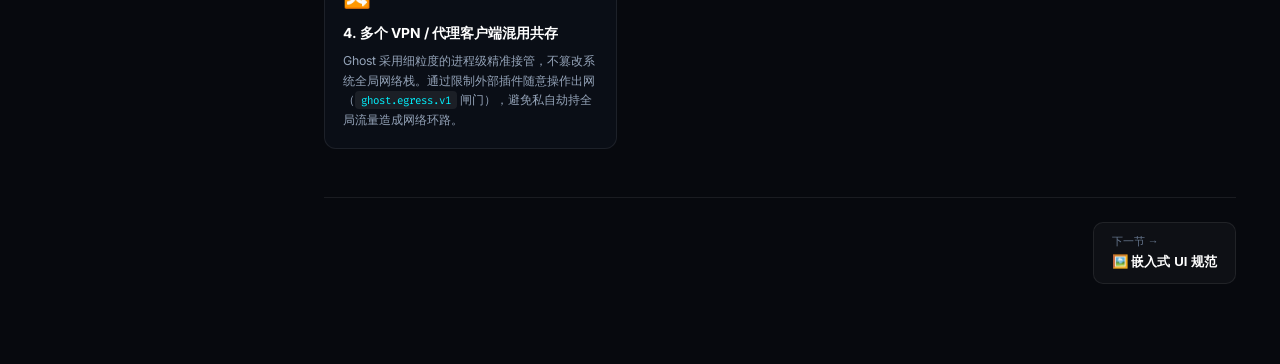
<file: docs-plugin-sdk.html>
<!DOCTYPE html>
<html lang="zh-CN">
<head>
    <meta charset="UTF-8">
    <meta name="viewport" content="width=device-width, initial-scale=1.0">
    <title>插件开发文档 - Ghost Proxifier Pro 官方开发者中心</title>
    <meta name="description" content="Ghost Proxifier 插件开发文档：微内核两层沙箱体系、Token stdin 握手机制、插件 API 接口速查表、GHOST_* 环境变量规范、以及 Python 生产级案例。">
    <link rel="icon" type="image/png" href="logo.png">
    <link rel="preconnect" href="https://fonts.googleapis.com">
    <link rel="preconnect" href="https://fonts.gstatic.com" crossorigin>
    <link href="https://fonts.googleapis.com/css2?family=Fira+Code:wght@400;500;600&family=Inter:wght@300;400;500;600;700;800&display=swap" rel="stylesheet">
    <style>
:root {
    --primary: #00f2ff;
    --primary-glow: rgba(0, 242, 255, 0.25);
    --secondary: #7000ff;
    --accent-purple: #a855f7;
    --bg-dark: #07090e;
    --bg-elevated: #0d111a;
    --bg-sidebar: #090c14;
    --card-bg: rgba(18, 24, 38, 0.7);
    --card-border: rgba(255, 255, 255, 0.08);
    --card-border-hover: rgba(0, 242, 255, 0.35);
    --text-main: #f8fafc;
    --text-muted: #94a3b8;
    --text-dim: #64748b;
    --code-bg: #090d16;
    --code-border: rgba(255, 255, 255, 0.09);
    --nav-height: 64px;
    --sidebar-width: 280px;
}

* { margin: 0; padding: 0; box-sizing: border-box; }
html { scroll-behavior: smooth; font-size: 15px; }

body {
    background-color: var(--bg-dark);
    color: var(--text-main);
    font-family: 'Inter', -apple-system, BlinkMacSystemFont, "Segoe UI", Roboto, "PingFang SC", "Microsoft YaHei", sans-serif;
    line-height: 1.65;
    overflow-x: hidden;
    background-image: 
        radial-gradient(circle at 10% 15%, rgba(0, 242, 255, 0.04) 0%, transparent 40%),
        radial-gradient(circle at 90% 25%, rgba(112, 0, 255, 0.05) 0%, transparent 45%);
    background-attachment: fixed;
}

/* Top Navbar */
.top-navbar {
    position: fixed;
    top: 0; left: 0; right: 0;
    height: var(--nav-height);
    background: rgba(7, 9, 14, 0.92);
    backdrop-filter: blur(16px);
    -webkit-backdrop-filter: blur(16px);
    border-bottom: 1px solid var(--card-border);
    z-index: 1000;
    display: flex;
    align-items: center;
    justify-content: space-between;
    padding: 0 24px;
}

.nav-left { display: flex; align-items: center; gap: 14px; flex-shrink: 0; }
.mobile-hamburger { display: none; background: none; border: none; color: #fff; cursor: pointer; padding: 6px; }

.nav-logo-link {
    display: flex; align-items: center; gap: 10px; flex-shrink: 0; white-space: nowrap;
    text-decoration: none; color: #ffffff; font-weight: 800; font-size: 1.15rem; letter-spacing: -0.3px;
}
.nav-logo-link img { height: 30px; width: auto; border-radius: 6px; }

.badge-pro {
    background: linear-gradient(135deg, var(--primary), var(--secondary));
    -webkit-background-clip: text; background-clip: text; -webkit-text-fill-color: transparent;
    font-size: 0.75rem; font-weight: 800; margin-left: 2px;
}

.nav-pill-docs {
    background: linear-gradient(135deg, rgba(0, 242, 255, 0.12) 0%, rgba(112, 0, 255, 0.12) 100%);
    color: var(--primary);
    border: 1px solid rgba(0, 242, 255, 0.35);
    font-size: 0.76rem; font-weight: 700; padding: 4px 10px; border-radius: 20px;
    box-shadow: 0 0 12px rgba(0, 242, 255, 0.15);
    white-space: nowrap;
    flex-shrink: 0;
}

.nav-search-bar { position: relative; max-width: 320px; min-width: 140px; flex: 1; margin: 0 16px; }
.nav-search-input {
    width: 100%; background: rgba(255, 255, 255, 0.05); border: 1px solid var(--card-border);
    border-radius: 8px; padding: 7px 14px 7px 34px; font-size: 0.82rem; color: #fff; outline: none; transition: all 0.25s ease;
}
.nav-search-input:focus {
    border-color: var(--primary); background: rgba(0, 242, 255, 0.06); box-shadow: 0 0 15px rgba(0, 242, 255, 0.18);
}
.nav-search-icon { position: absolute; left: 11px; top: 50%; transform: translateY(-50%); color: var(--text-dim); pointer-events: none; }

.nav-right { display: flex; align-items: center; gap: 14px; flex-shrink: 0; white-space: nowrap; }
.nav-link {
    text-decoration: none; color: var(--text-muted); font-size: 0.86rem; font-weight: 500; transition: color 0.2s; display: flex; align-items: center; gap: 6px;
}
.nav-link:hover { color: var(--primary); }

.nav-link-github {
    color: #ffffff; background: rgba(255, 255, 255, 0.06); border: 1px solid rgba(255, 255, 255, 0.15);
    padding: 5px 12px; border-radius: 6px; font-size: 0.82rem; font-weight: 600; transition: all 0.2s; text-decoration: none; display: flex; align-items: center;
}
.nav-link-github:hover {
    background: rgba(255, 255, 255, 0.12); border-color: rgba(255, 255, 255, 0.3); color: var(--primary); box-shadow: 0 0 15px rgba(255, 255, 255, 0.1);
}

.nav-btn-qq {
    background: rgba(112, 0, 255, 0.18); border: 1px solid rgba(168, 85, 247, 0.35); color: #c084fc;
    padding: 5px 12px; border-radius: 6px; text-decoration: none; font-size: 0.82rem; font-weight: 600; transition: all 0.2s;
}
.nav-btn-qq:hover {
    background: rgba(112, 0, 255, 0.35); color: #ffffff; border-color: #c084fc; box-shadow: 0 0 16px rgba(168, 85, 247, 0.3);
}

/* Docs Layout */
.docs-layout { display: flex; margin-top: var(--nav-height); min-height: calc(100vh - var(--nav-height)); }

/* Left Sidebar */
.docs-sidebar {
    width: var(--sidebar-width); flex-shrink: 0; position: sticky; top: var(--nav-height);
    height: calc(100vh - var(--nav-height)); overflow-y: auto; padding: 20px 14px 40px 18px;
    border-right: 1px solid var(--card-border); background: var(--bg-sidebar); scrollbar-width: thin;
}

.sidebar-header-box {
    background: linear-gradient(145deg, rgba(0, 242, 255, 0.08) 0%, rgba(112, 0, 255, 0.08) 100%);
    border: 1px solid rgba(0, 242, 255, 0.2); border-radius: 10px; padding: 10px 12px; margin-bottom: 16px;
}
.sidebar-header-label { font-size: 0.7rem; color: var(--primary); font-weight: 700; text-transform: uppercase; letter-spacing: 0.5px; display: block; margin-bottom: 2px; }
.sidebar-header-val { font-size: 0.84rem; font-weight: 600; color: #fff; }

.sidebar-menu-title { font-size: 0.72rem; font-weight: 700; color: var(--text-dim); text-transform: uppercase; letter-spacing: 0.6px; padding: 0 8px; margin-bottom: 8px; }
.menu-list { display: flex; flex-direction: column; gap: 4px; }

.menu-item {
    display: flex; align-items: center; gap: 10px; padding: 9px 12px; background: transparent;
    border: 1px solid transparent; border-radius: 8px; cursor: pointer; text-align: left;
    transition: all 0.2s cubic-bezier(0.16, 1, 0.3, 1); width: 100%;
}
.menu-item:hover { background: rgba(255, 255, 255, 0.04); border-color: rgba(255, 255, 255, 0.08); transform: translateX(2px); }
.menu-item.active {
    background: linear-gradient(90deg, rgba(0, 242, 255, 0.14) 0%, rgba(112, 0, 255, 0.08) 100%);
    border-color: rgba(0, 242, 255, 0.35); box-shadow: 0 4px 15px rgba(0, 242, 255, 0.08);
}
.menu-item.active .menu-title { color: var(--primary); font-weight: 700; }
.menu-icon { font-size: 1.1rem; flex-shrink: 0; }
.menu-info { flex: 1; min-width: 0; }
.menu-title { font-size: 0.86rem; font-weight: 600; color: #cbd5e1; transition: color 0.2s; display: block; white-space: nowrap; overflow: hidden; text-overflow: ellipsis; }

/* Main Content */
.docs-main { flex: 1; min-width: 0; padding: 36px 44px 80px 44px; }
.section-content-wrap { max-width: 960px; margin: 0 auto; }

.doc-section { display: none; animation: fadeIn 0.25s ease-out; }
.doc-section.active { display: block; }
@keyframes fadeIn { from { opacity: 0; transform: translateY(6px); } to { opacity: 1; transform: translateY(0); } }

.doc-badge-pill {
    display: inline-block; font-size: 0.72rem; font-weight: 700; letter-spacing: 0.5px;
    color: var(--primary); background: rgba(0, 242, 255, 0.08); border: 1px solid rgba(0, 242, 255, 0.25);
    padding: 3px 10px; border-radius: 4px; margin-bottom: 12px;
}

.section-title { font-size: 1.95rem; font-weight: 800; color: #ffffff; letter-spacing: -0.6px; line-height: 1.3; margin-bottom: 12px; }
.section-lead { font-size: 1.02rem; color: var(--text-muted); line-height: 1.65; margin-bottom: 26px; border-bottom: 1px solid var(--card-border); padding-bottom: 20px; }
.sub-heading { font-size: 1.3rem; font-weight: 700; color: #f1f5f9; margin-top: 36px; margin-bottom: 14px; letter-spacing: -0.3px; }
.doc-p { color: #cbd5e1; font-size: 0.94rem; line-height: 1.75; margin-bottom: 14px; }
.doc-ul, .doc-ol { margin-bottom: 18px; padding-left: 22px; color: #cbd5e1; font-size: 0.92rem; }
.doc-ul li, .doc-ol li { margin-bottom: 8px; line-height: 1.7; }
code { font-family: 'Fira Code', Consolas, monospace; font-size: 0.88em; background: rgba(255, 255, 255, 0.07); color: #00f2ff; padding: 2px 6px; border-radius: 4px; }

/* Callouts */
.callout-card { border-radius: 12px; padding: 16px 20px; margin: 22px 0; border-left: 4px solid; font-size: 0.92rem; }
.callout-warning { background: rgba(245, 158, 11, 0.08); border: 1px solid rgba(245, 158, 11, 0.25); border-left-color: #f59e0b; }
.callout-warning .callout-badge { color: #fbbf24; }
.callout-security { background: rgba(0, 242, 255, 0.08); border: 1px solid rgba(0, 242, 255, 0.25); border-left-color: #00f2ff; }
.callout-security .callout-badge { color: #00f2ff; }
.callout-badge { font-weight: 700; font-size: 0.84rem; margin-bottom: 8px; display: flex; align-items: center; gap: 6px; }
.callout-body { color: #e2e8f0; line-height: 1.68; }
.callout-list { padding-left: 18px; margin-top: 6px; }
.callout-list li { margin-bottom: 6px; }

/* Code Blocks */
.code-block-container {
    background: var(--code-bg); border: 1px solid var(--code-border); border-radius: 10px;
    margin: 20px 0; overflow: hidden; box-shadow: 0 10px 30px rgba(0, 0, 0, 0.45);
}
.code-header {
    display: flex; justify-content: space-between; align-items: center; padding: 8px 14px;
    background: rgba(255, 255, 255, 0.025); border-bottom: 1px solid rgba(255, 255, 255, 0.06);
}
.code-dots { display: flex; align-items: center; gap: 5px; }
.dot { width: 9px; height: 9px; border-radius: 50%; }
.dot-red { background: #ef4444; }
.dot-yellow { background: #f59e0b; }
.dot-green { background: #10b981; }
.code-lang-tag { font-family: 'Fira Code', monospace; font-size: 0.7rem; color: var(--text-dim); margin-left: 6px; }

.copy-btn {
    background: rgba(255, 255, 255, 0.05); border: 1px solid rgba(255, 255, 255, 0.1); color: var(--text-muted);
    border-radius: 4px; padding: 3px 9px; font-size: 0.72rem; cursor: pointer; display: flex; align-items: center; gap: 5px; transition: all 0.2s;
}
.copy-btn:hover { background: rgba(0, 242, 255, 0.12); color: #00f2ff; border-color: rgba(0, 242, 255, 0.3); }
.copy-btn.copied { background: rgba(16, 185, 129, 0.18); color: #34d399; border-color: rgba(16, 185, 129, 0.4); }

pre { margin: 0; padding: 14px 18px; overflow-x: auto; scrollbar-width: thin; }
pre code { font-family: 'Fira Code', Consolas, monospace; font-size: 0.85rem; line-height: 1.65; color: #e2e8f0; tab-size: 4; background: transparent; padding: 0; }

.tok-kw { color: #c084fc; font-weight: 600; }
.tok-str { color: #34d399; }
.tok-comment { color: #64748b; font-style: italic; }
.tok-fn { color: #38bdf8; }
.tok-num { color: #fb923c; }
.tok-key { color: #38bdf8; font-weight: 500; }
.tok-val { color: #fb923c; }
.tok-flag { color: #e879f9; }

/* Tables */
.table-wrapper { overflow-x: auto; margin: 18px 0; border-radius: 8px; border: 1px solid var(--card-border); background: rgba(13, 17, 26, 0.65); }
.doc-table { width: 100%; border-collapse: collapse; font-size: 0.84rem; text-align: left; }
.doc-table th { background: rgba(255, 255, 255, 0.04); color: #ffffff; font-weight: 600; padding: 10px 14px; border-bottom: 1px solid rgba(255, 255, 255, 0.1); white-space: nowrap; }
.doc-table td { padding: 10px 14px; border-bottom: 1px solid rgba(255, 255, 255, 0.05); color: #cbd5e1; line-height: 1.6; vertical-align: top; }

.doc-badge { display: inline-block; font-size: 0.7rem; font-weight: 700; padding: 2px 7px; border-radius: 4px; letter-spacing: 0.3px; white-space: nowrap; }
.badge-purple { background: rgba(168, 85, 247, 0.15); color: #c084fc; border: 1px solid rgba(168, 85, 247, 0.3); }
.badge-cyan { background: rgba(0, 242, 255, 0.12); color: #00f2ff; border: 1px solid rgba(0, 242, 255, 0.3); }
.badge-amber { background: rgba(245, 158, 11, 0.15); color: #fbbf24; border: 1px solid rgba(245, 158, 11, 0.35); }
.badge-red { background: rgba(239, 68, 68, 0.15); color: #f87171; border: 1px solid rgba(239, 68, 68, 0.35); }
.badge-green { background: rgba(16, 185, 129, 0.15); color: #34d399; border: 1px solid rgba(16, 185, 129, 0.3); }
.badge-blue { background: rgba(59, 130, 246, 0.15); color: #60a5fa; border: 1px solid rgba(59, 130, 246, 0.3); }
.badge-slate { background: rgba(148, 163, 184, 0.12); color: #94a3b8; border: 1px solid rgba(148, 163, 184, 0.25); }

/* Flowchart */
.flow-diagram {
    display: flex;
    flex-direction: column;
    align-items: center;
    margin: 28px 0;
    width: 100%;
}

.flow-step {
    display: flex;
    align-items: flex-start;
    gap: 14px;
    width: 100%;
    max-width: 680px;
    background: linear-gradient(145deg, rgba(18, 24, 38, 0.85) 0%, rgba(13, 17, 26, 0.95) 100%);
    border: 1px solid rgba(0, 242, 255, 0.3);
    border-radius: 12px;
    padding: 16px 20px;
    box-shadow: 0 8px 24px rgba(0, 0, 0, 0.4), inset 0 1px 0 rgba(255, 255, 255, 0.08);
    position: relative;
    transition: all 0.25s ease;
}

.flow-step:hover {
    border-color: #00f2ff;
    transform: translateY(-2px);
    box-shadow: 0 12px 30px rgba(0, 242, 255, 0.15);
}

.flow-step-num {
    width: 32px;
    height: 32px;
    border-radius: 50%;
    background: rgba(0, 242, 255, 0.15);
    border: 1px solid rgba(0, 242, 255, 0.4);
    color: #00f2ff;
    font-weight: 800;
    display: flex;
    align-items: center;
    justify-content: center;
    font-size: 0.9rem;
    flex-shrink: 0;
}

.flow-step-content { flex: 1; }
.flow-step-title { font-size: 0.96rem; font-weight: 700; color: #ffffff; margin-bottom: 4px; }
.flow-step-desc { font-size: 0.84rem; color: #cbd5e1; line-height: 1.6; }

.flow-step-critical {
    border-color: rgba(245, 158, 11, 0.5);
    background: linear-gradient(145deg, rgba(245, 158, 11, 0.08) 0%, rgba(18, 24, 38, 0.95) 100%);
}
.flow-step-critical:hover {
    border-color: #fbbf24;
    box-shadow: 0 12px 30px rgba(245, 158, 11, 0.15);
}
.num-critical {
    background: rgba(245, 158, 11, 0.2);
    border-color: rgba(245, 158, 11, 0.5);
    color: #fbbf24;
}

.flow-connector {
    display: flex;
    flex-direction: column;
    align-items: center;
    margin: 4px 0;
    position: relative;
}

.flow-line {
    width: 2px;
    height: 24px;
    background: linear-gradient(180deg, rgba(0, 242, 255, 0.4) 0%, rgba(0, 242, 255, 0.8) 100%);
}

.flow-arrow-head {
    color: #00f2ff;
    font-size: 0.75rem;
    line-height: 1;
    margin-top: -2px;
}

.flow-tag {
    font-size: 0.72rem;
    font-weight: 700;
    color: #fbbf24;
    background: rgba(245, 158, 11, 0.15);
    border: 1px solid rgba(245, 158, 11, 0.3);
    padding: 2px 8px;
    border-radius: 12px;
    margin: 4px 0;
}

/* Architecture Diagram */
.arch-diagram {
    background: rgba(9, 13, 22, 0.8);
    border: 1px solid rgba(255, 255, 255, 0.08);
    border-radius: 14px;
    padding: 24px 20px;
    margin: 24px 0;
    display: flex;
    flex-direction: column;
    align-items: center;
}

.arch-card {
    width: 100%;
    max-width: 600px;
    background: rgba(18, 24, 38, 0.9);
    border: 1px solid var(--card-border);
    border-radius: 10px;
    padding: 14px 18px;
    position: relative;
}
.arch-badge {
    font-family: 'Fira Code', monospace;
    font-size: 0.68rem;
    font-weight: 700;
    color: var(--text-dim);
    letter-spacing: 0.5px;
    margin-bottom: 4px;
}
.arch-title { font-size: 0.96rem; font-weight: 700; color: #fff; margin-bottom: 2px; }
.arch-desc { font-size: 0.8rem; color: var(--text-muted); }

.arch-main { border-color: rgba(255, 255, 255, 0.2); }
.arch-host { border-color: rgba(0, 242, 255, 0.35); background: linear-gradient(145deg, rgba(0, 242, 255, 0.05) 0%, rgba(18, 24, 38, 0.95) 100%); }
.arch-tier1 { border-color: rgba(168, 85, 247, 0.35); }
.arch-tier2 { border-color: rgba(56, 189, 248, 0.35); }

.arch-arrow-box {
    display: flex;
    flex-direction: column;
    align-items: center;
    margin: 8px 0;
}
.arch-arrow-lbl { font-size: 0.72rem; color: var(--text-dim); margin-bottom: 2px; }
.arch-arrow-icon { color: var(--primary); font-size: 0.8rem; }

.arch-split-row {
    display: grid;
    grid-template-columns: repeat(2, 1fr);
    gap: 16px;
    width: 100%;
    max-width: 720px;
    margin-top: 4px;
}
.arch-col { display: flex; flex-direction: column; align-items: center; }
.arch-list { list-style: none; padding: 0; margin-top: 8px; font-size: 0.78rem; color: #cbd5e1; }
.arch-list li { margin-bottom: 4px; padding-left: 12px; position: relative; }
.arch-list li::before { content: '•'; position: absolute; left: 0; color: var(--primary); }

/* Handshake Flow */
.handshake-flow-card {
    background: rgba(13, 17, 26, 0.75);
    border: 1px solid var(--card-border);
    border-radius: 10px;
    padding: 14px 18px;
    margin: 20px 0;
}
.hf-title { font-size: 0.84rem; font-weight: 600; color: #fff; margin-bottom: 10px; display: flex; align-items: center; gap: 8px; flex-wrap: wrap; }
.hf-tag { font-size: 0.7rem; font-weight: 700; color: #00f2ff; background: rgba(0, 242, 255, 0.12); padding: 2px 7px; border-radius: 4px; }

/* UI Arch Diagram */
.ui-arch-diagram {
    background: rgba(9, 13, 22, 0.85);
    border: 1px solid var(--card-border);
    border-radius: 12px;
    padding: 20px;
    margin: 20px 0;
    display: flex;
    flex-direction: column;
    align-items: center;
}
.ui-arch-host { width: 100%; max-width: 600px; background: rgba(18, 24, 38, 0.9); border: 1px solid rgba(255, 255, 255, 0.15); border-radius: 10px; overflow: hidden; }
.ui-arch-header { background: rgba(255, 255, 255, 0.03); padding: 8px 14px; display: flex; align-items: center; border-bottom: 1px solid rgba(255, 255, 255, 0.08); }
.ui-arch-host-title { font-size: 0.82rem; font-weight: 700; color: #fff; }
.ui-arch-panel { padding: 14px; }
.ui-panel-lbl { font-size: 0.76rem; color: var(--text-dim); margin-bottom: 8px; }
.ui-iframe-box { background: rgba(0, 0, 0, 0.4); border: 1px dashed rgba(0, 242, 255, 0.35); border-radius: 6px; padding: 16px; text-align: center; }
.ui-iframe-tag { font-family: 'Fira Code', monospace; font-size: 0.75rem; color: #00f2ff; margin-bottom: 6px; }
.ui-iframe-content { font-size: 0.82rem; color: var(--text-muted); }

/* Roadmap in 5.2 */
.roadmap-diagram {
    display: flex;
    align-items: center;
    justify-content: space-between;
    gap: 8px;
    margin: 20px 0;
    overflow-x: auto;
    padding: 10px 0;
}
.roadmap-step {
    flex: 1;
    min-width: 140px;
    background: rgba(18, 24, 38, 0.85);
    border: 1px solid var(--card-border);
    border-radius: 10px;
    padding: 12px 14px;
    position: relative;
}
.rm-num { width: 22px; height: 22px; border-radius: 50%; background: rgba(255, 255, 255, 0.08); color: #fff; font-size: 0.74rem; font-weight: 700; display: flex; align-items: center; justify-content: center; margin-bottom: 8px; }
.rm-num-glow { background: rgba(0, 242, 255, 0.2); color: #00f2ff; border: 1px solid rgba(0, 242, 255, 0.4); }
.rm-title { font-size: 0.84rem; font-weight: 700; color: #fff; margin-bottom: 4px; }
.rm-desc { font-size: 0.74rem; color: var(--text-muted); line-height: 1.4; }
.rm-arrow { color: var(--text-dim); font-size: 1rem; flex-shrink: 0; }
.rm-highlight { border-color: rgba(0, 242, 255, 0.4); background: linear-gradient(145deg, rgba(0, 242, 255, 0.08) 0%, rgba(18, 24, 38, 0.95) 100%); }

/* Repo Cards Grid in Section 4.2 */
.repo-cards-grid {
    display: grid;
    grid-template-columns: repeat(auto-fit, minmax(360px, 1fr));
    gap: 18px;
    margin: 22px 0;
}

.repo-card {
    background: linear-gradient(145deg, rgba(18, 24, 38, 0.9) 0%, rgba(13, 17, 26, 0.95) 100%);
    border: 1px solid var(--card-border);
    border-radius: 12px;
    padding: 20px;
    box-shadow: 0 10px 30px rgba(0, 0, 0, 0.4);
    display: flex;
    flex-direction: column;
    justify-content: space-between;
}

.repo-card-sdk {
    border-color: rgba(0, 242, 255, 0.4);
    background: linear-gradient(145deg, rgba(0, 242, 255, 0.08) 0%, rgba(13, 17, 26, 0.95) 100%);
    box-shadow: 0 12px 35px rgba(0, 242, 255, 0.12);
}

.repo-card-top {
    display: flex;
    align-items: center;
    justify-content: space-between;
    margin-bottom: 12px;
}

.repo-badge {
    font-family: 'Fira Code', monospace;
    font-size: 0.7rem;
    font-weight: 800;
    padding: 2px 8px;
    border-radius: 4px;
    letter-spacing: 0.5px;
}

.repo-link-btn {
    font-size: 0.78rem;
    font-weight: 600;
    color: var(--primary);
    text-decoration: none;
    transition: color 0.2s;
}
.repo-link-btn:hover { color: #fff; text-decoration: underline; }

.repo-title {
    font-size: 1.15rem;
    font-weight: 700;
    margin-bottom: 8px;
}
.repo-title a {
    color: #ffffff;
    text-decoration: none;
    transition: color 0.2s;
}
.repo-title a:hover { color: var(--primary); }

.repo-desc {
    font-size: 0.85rem;
    color: var(--text-muted);
    line-height: 1.6;
    margin-bottom: 14px;
}

.repo-meta-list {
    background: rgba(255, 255, 255, 0.03);
    border: 1px solid rgba(255, 255, 255, 0.06);
    border-radius: 8px;
    padding: 10px 14px;
    margin-bottom: 14px;
    font-size: 0.8rem;
    color: #cbd5e1;
    display: flex;
    flex-direction: column;
    gap: 6px;
}

/* GHOST_* Env Spec Styles */
.api-env-spec-box {
    background: linear-gradient(145deg, rgba(112, 0, 255, 0.06) 0%, rgba(13, 17, 26, 0.95) 100%);
    border: 1px solid rgba(168, 85, 247, 0.3);
    border-radius: 14px;
    padding: 22px;
    margin-top: 36px;
    margin-bottom: 30px;
    box-shadow: 0 10px 30px rgba(0, 0, 0, 0.45);
}

.api-env-title {
    font-size: 1.15rem;
    font-weight: 700;
    color: #ffffff;
    display: flex;
    align-items: center;
    gap: 10px;
    margin-bottom: 10px;
}

.env-icon { font-size: 1.25rem; }

.api-env-desc {
    font-size: 0.88rem;
    color: var(--text-muted);
    line-height: 1.65;
    margin-bottom: 16px;
}

.table-group-header td {
    background: rgba(255, 255, 255, 0.05) !important;
    color: #00f2ff !important;
    font-weight: 700 !important;
    font-size: 0.82rem !important;
    letter-spacing: 0.5px !important;
    padding: 8px 14px !important;
    border-top: 1px solid rgba(255, 255, 255, 0.1) !important;
}

.ghost-env-table code {
    font-weight: 600;
    color: #38bdf8;
}

/* API Card Styles */
.api-global-box { background: linear-gradient(145deg, rgba(0, 242, 255, 0.08) 0%, rgba(13, 17, 26, 0.9) 100%); border: 1px solid rgba(0, 242, 255, 0.25); border-radius: 12px; padding: 16px 20px; margin-bottom: 24px; }
.api-global-title { font-size: 0.9rem; font-weight: 700; color: #00f2ff; margin-bottom: 12px; }
.api-global-grid { display: grid; grid-template-columns: repeat(auto-fit, minmax(280px, 1fr)); gap: 10px; }
.api-g-item { font-size: 0.82rem; color: #cbd5e1; }
.g-lbl { color: var(--text-dim); margin-right: 6px; }
.g-val { color: #ffffff; font-weight: 500; }

.api-nav-pills { display: flex; align-items: center; gap: 8px; flex-wrap: wrap; margin-bottom: 24px; padding-bottom: 14px; border-bottom: 1px solid rgba(255, 255, 255, 0.08); }
.api-nav-lbl { font-size: 0.78rem; color: var(--text-dim); font-weight: 600; }
.api-pill-btn { background: rgba(255, 255, 255, 0.04); border: 1px solid rgba(255, 255, 255, 0.1); color: var(--text-muted); text-decoration: none; padding: 4px 10px; border-radius: 16px; font-size: 0.76rem; font-weight: 500; transition: all 0.2s; }
.api-pill-btn:hover { color: #00f2ff; background: rgba(0, 242, 255, 0.1); border-color: rgba(0, 242, 255, 0.3); }

.api-category-header { margin-top: 36px; margin-bottom: 16px; padding-top: 20px; border-top: 1px dashed rgba(255, 255, 255, 0.1); }
.api-cat-title { font-size: 1.25rem; font-weight: 700; color: #ffffff; letter-spacing: -0.3px; }

.api-card { background: rgba(13, 17, 26, 0.85); border: 1px solid var(--card-border); border-radius: 12px; margin-bottom: 24px; overflow: hidden; box-shadow: 0 8px 25px rgba(0, 0, 0, 0.4); transition: border-color 0.25s ease; }
.api-card:hover { border-color: rgba(0, 242, 255, 0.35); }
.api-card-header { background: rgba(255, 255, 255, 0.03); border-bottom: 1px solid rgba(255, 255, 255, 0.08); padding: 12px 18px; display: flex; align-items: center; justify-content: space-between; flex-wrap: wrap; gap: 10px; }
.api-header-left { display: flex; align-items: center; gap: 10px; flex-wrap: wrap; }
.http-badge { font-family: 'Fira Code', monospace; font-size: 0.72rem; font-weight: 800; padding: 3px 8px; border-radius: 5px; letter-spacing: 0.5px; }
.badge-post { background: rgba(16, 185, 129, 0.2); color: #34d399; border: 1px solid rgba(16, 185, 129, 0.4); }
.badge-get { background: rgba(56, 189, 248, 0.2); color: #38bdf8; border: 1px solid rgba(56, 189, 248, 0.4); }
.api-path { font-family: 'Fira Code', monospace; font-size: 0.95rem; font-weight: 700; color: #ffffff; }
.api-name-tag { font-size: 0.82rem; font-weight: 600; color: var(--text-muted); }
.api-header-right { display: flex; align-items: center; gap: 8px; flex-wrap: wrap; }
.api-card-body { padding: 16px 20px; }
.api-desc { font-size: 0.92rem; color: #cbd5e1; line-height: 1.65; margin-bottom: 12px; }
.api-note-box { display: flex; align-items: flex-start; gap: 8px; background: rgba(0, 242, 255, 0.05); border: 1px solid rgba(0, 242, 255, 0.2); border-radius: 8px; padding: 10px 14px; margin-bottom: 14px; font-size: 0.84rem; color: #e2e8f0; line-height: 1.6; }
.api-meta-strip { display: flex; flex-wrap: wrap; gap: 16px; background: rgba(255, 255, 255, 0.025); border: 1px solid rgba(255, 255, 255, 0.06); border-radius: 6px; padding: 8px 14px; margin-bottom: 16px; font-size: 0.8rem; }
.api-meta-item .lbl { color: var(--text-dim); margin-right: 5px; }
.api-meta-item .val { color: #ffffff; }
.api-meta-item .val.highlight { color: #fbbf24; font-weight: 600; }
.api-sub-title { font-size: 0.82rem; font-weight: 700; color: #94a3b8; margin-bottom: 8px; text-transform: uppercase; letter-spacing: 0.5px; }
.api-param-table { margin: 0 0 16px 0; background: transparent; }
.param-name { color: #38bdf8; font-weight: 600; }
.param-type { font-family: 'Fira Code', monospace; font-size: 0.74rem; color: #c084fc; }
.req-yes { color: #f87171; font-size: 0.74rem; font-weight: 700; }
.req-no { color: #64748b; font-size: 0.74rem; }
.err-code { color: #f87171; font-weight: 600; }
.err-status { font-family: 'Fira Code', monospace; font-size: 0.75rem; color: #fb923c; }
.api-empty-hint { font-size: 0.8rem; color: var(--text-dim); padding: 6px 0 14px 0; font-style: italic; }
.api-examples-grid { display: grid; grid-template-columns: repeat(auto-fit, minmax(320px, 1fr)); gap: 14px; margin-top: 14px; }
.example-label { font-size: 0.76rem; font-weight: 600; color: var(--text-muted); margin-bottom: 6px; }

/* UI Spec Cards */
.ui-spec-cards { display: grid; grid-template-columns: repeat(auto-fit, minmax(280px, 1fr)); gap: 16px; margin: 20px 0; }
.ui-spec-card { background: rgba(13, 17, 26, 0.75); border: 1px solid var(--card-border); border-radius: 12px; padding: 18px; position: relative; }
.ui-spec-num { font-family: 'Fira Code', monospace; font-size: 1.5rem; font-weight: 800; color: rgba(0, 242, 255, 0.25); position: absolute; top: 12px; right: 16px; }
.ui-spec-title { font-size: 0.95rem; font-weight: 700; color: #ffffff; margin-bottom: 8px; }
.ui-spec-desc { font-size: 0.84rem; color: var(--text-muted); line-height: 1.6; }

/* Reasons Grid */
.reasons-grid { display: grid; grid-template-columns: repeat(auto-fit, minmax(260px, 1fr)); gap: 16px; margin: 20px 0; }
.reason-card { background: rgba(13, 17, 26, 0.75); border: 1px solid var(--card-border); border-radius: 12px; padding: 18px; }
.reason-icon { font-size: 1.5rem; margin-bottom: 8px; }
.reason-title { font-size: 0.92rem; font-weight: 700; color: #fff; margin-bottom: 6px; }
.reason-desc { font-size: 0.82rem; color: var(--text-muted); line-height: 1.6; }

/* Language Cards */
.lang-cards-grid { display: grid; grid-template-columns: repeat(auto-fit, minmax(260px, 1fr)); gap: 16px; margin: 20px 0; }
.lang-card { background: rgba(13, 17, 26, 0.75); border: 1px solid var(--card-border); border-radius: 12px; padding: 18px; }
.lang-card.highlight-border { border-color: rgba(0, 242, 255, 0.35); background: linear-gradient(160deg, rgba(0, 242, 255, 0.05) 0%, rgba(13, 17, 26, 0.85) 100%); }
.lang-card-header { display: flex; align-items: center; justify-content: space-between; margin-bottom: 8px; flex-wrap: wrap; gap: 4px; }
.lang-name { font-weight: 700; color: #fff; font-size: 0.95rem; }
.lang-runtime { font-family: 'Fira Code', monospace; font-size: 0.7rem; color: var(--text-dim); }
.lang-stars { color: #fbbf24; font-size: 0.8rem; }
.lang-desc { font-size: 0.82rem; color: var(--text-muted); line-height: 1.6; }

/* Steps */
.steps-container { margin: 20px 0; display: flex; flex-direction: column; gap: 14px; }
.step-row { display: flex; gap: 14px; background: rgba(13, 17, 26, 0.65); border: 1px solid var(--card-border); border-radius: 10px; padding: 14px 18px; }
.step-num { width: 26px; height: 26px; border-radius: 50%; background: rgba(0, 242, 255, 0.15); color: var(--primary); font-weight: 800; display: flex; align-items: center; justify-content: center; font-size: 0.85rem; flex-shrink: 0; }
.step-title { font-weight: 700; color: #fff; font-size: 0.92rem; margin-bottom: 4px; }
.step-desc { font-size: 0.84rem; color: var(--text-muted); line-height: 1.6; }

/* Best Practices Grid */
.bp-grid { display: grid; grid-template-columns: repeat(2, 1fr); gap: 16px; margin: 20px 0; }
.bp-card { background: rgba(13, 17, 26, 0.75); border: 1px solid var(--card-border); border-radius: 12px; padding: 18px; }
.bp-badge { font-family: 'Fira Code', monospace; font-size: 0.72rem; font-weight: 700; color: var(--primary); margin-bottom: 6px; }
.bp-title { font-size: 0.95rem; font-weight: 700; color: #fff; margin-bottom: 6px; }
.bp-desc { font-size: 0.84rem; color: var(--text-muted); line-height: 1.65; }

/* Pager */
.doc-pager { display: flex; align-items: center; justify-content: space-between; margin-top: 48px; padding-top: 24px; border-top: 1px solid var(--card-border); gap: 16px; }
.pager-btn { background: rgba(255, 255, 255, 0.03); border: 1px solid var(--card-border); border-radius: 10px; padding: 12px 18px; cursor: pointer; text-align: left; transition: all 0.2s; max-width: 48%; display: flex; flex-direction: column; gap: 4px; }
.pager-btn:hover { background: rgba(0, 242, 255, 0.08); border-color: rgba(0, 242, 255, 0.35); transform: translateY(-2px); }
.pager-next { text-align: right; margin-left: auto; }
.pager-sub { font-size: 0.72rem; color: var(--text-dim); }
.pager-title { font-size: 0.88rem; font-weight: 700; color: #fff; }

@media (max-width: 900px) {
    .mobile-hamburger { display: block; }
    .nav-search-bar { display: none; }
    .docs-sidebar {
        position: fixed; left: -100%; top: var(--nav-height); bottom: 0; z-index: 999;
        transition: left 0.3s cubic-bezier(0.16, 1, 0.3, 1); box-shadow: 10px 0 30px rgba(0, 0, 0, 0.8);
    }
    .docs-sidebar.open { left: 0; }
    .docs-main { padding: 24px 16px 60px 16px; }
    .section-title { font-size: 1.6rem; }
    .arch-split-row { grid-template-columns: 1fr; }
    .bp-grid { grid-template-columns: 1fr; }
    .bp-card { grid-column: span 1 !important; }
    .roadmap-diagram { flex-direction: column; align-items: stretch; }
    .rm-arrow { transform: rotate(90deg); text-align: center; margin: 4px 0; }
    .repo-cards-grid { grid-template-columns: 1fr; }
}

    </style>
</head>
<body>

    <!-- Top Navbar -->
    <header class="top-navbar">
        <div class="nav-left">
            <button class="mobile-hamburger" id="sidebarToggle" aria-label="切换文档菜单">
                <svg width="22" height="22" viewBox="0 0 24 24" fill="none" stroke="currentColor" stroke-width="2">
                    <line x1="3" y1="12" x2="21" y2="12"></line>
                    <line x1="3" y1="6" x2="21" y2="6"></line>
                    <line x1="3" y1="18" x2="21" y2="18"></line>
                </svg>
            </button>
            <a href="index_zh.html" class="nav-logo-link">
                <img src="logo.png" alt="Ghost Proxifier Logo">
                <span>Ghost Proxifier<span class="badge-pro">PRO</span></span>
            </a>
            <span class="nav-pill-docs">插件开发文档</span>
        </div>

        <div class="nav-search-bar">
            <svg class="nav-search-icon" width="14" height="14" viewBox="0 0 24 24" fill="none" stroke="currentColor" stroke-width="2">
                <circle cx="11" cy="11" r="8"></circle>
                <line x1="21" y1="21" x2="16.65" y2="16.65"></line>
            </svg>
            <input type="text" id="docSearchInput" class="nav-search-input" placeholder="搜索文档、API接口或 GHOST_* 环境变量..." />
        </div>

        <div class="nav-right">
            <a href="index_zh.html" class="nav-link" title="返回官网首页">官网</a>
            <a href="https://github.com/liliBestCoder/ghost-plugin-sdk" target="_blank" class="nav-link" title="官方 Plugin SDK 仓库 (GitHub)">SDK 仓库</a>
            <a href="https://qun.qq.com/universal-share/share?ac=1&amp;authKey=gFOuUvz9PJevqf7FB4BEgbACaMJ6RihPozcB0LdB5En8jAU%2B1ixTfx8%2FyZkoC5xN&amp;busi_data=eyJncm91cENvZGUiOiI5NDUxMzg0MDgiLCJ0b2tlbiI6Ilc3Zm41TUQ1RkU1alFNOUVxMW5hckVNZmpqSFN6V25JcUtyK3duaFZWYisyblVsSEdFNzZ3RUQrTmt3enVIajgiLCJ1aW4iOiIxODcxODE0NzQ5In0%3D&amp;data=u7S-lMspdK2PJy1DWRR7cda6y4mYYoKKmA_GaiXg1g_ArnccknlAlDz-zbdWg2H5s7nt_PrY47zqHFCZI8Ffaw&amp;svctype=4&amp;tempid=h5_group_info" target="_blank" class="nav-btn-qq" title="官方开发者审核与支持群">加入开发者 QQ 群</a>
        </div>
    </header>

    <div class="docs-layout">
        <aside class="docs-sidebar" id="docsSidebar">
            <div class="sidebar-header-box">
                <span class="sidebar-header-label">SDK 规范版本</span>
                <span class="sidebar-header-val">Ghost Proxifier v1.2.2+</span>
            </div>

            <div class="sidebar-menu-title">文档章节目录</div>
            <nav class="menu-list" id="menuList">
                
    <button class="menu-item active" data-target="overview" onclick="switchSection('overview')">
        <span class="menu-icon">🏗️</span>
        <div class="menu-info">
            <span class="menu-title">运行体系与架构</span>
        </div>
    </button>
    

    <button class="menu-item" data-target="embedded-ui" onclick="switchSection('embedded-ui')">
        <span class="menu-icon">🖼️</span>
        <div class="menu-info">
            <span class="menu-title">嵌入式 UI 规范</span>
        </div>
    </button>
    

    <button class="menu-item" data-target="permissions" onclick="switchSection('permissions')">
        <span class="menu-icon">🔐</span>
        <div class="menu-info">
            <span class="menu-title">权限机制与审批</span>
        </div>
    </button>
    

    <button class="menu-item" data-target="api-docs" onclick="switchSection('api-docs')">
        <span class="menu-icon">📖</span>
        <div class="menu-info">
            <span class="menu-title">插件 API 文档</span>
        </div>
    </button>
    

    <button class="menu-item" data-target="languages-sdk" onclick="switchSection('languages-sdk')">
        <span class="menu-icon">💻</span>
        <div class="menu-info">
            <span class="menu-title">支持语言与 SDK</span>
        </div>
    </button>
    

    <button class="menu-item" data-target="packaging-publish" onclick="switchSection('packaging-publish')">
        <span class="menu-icon">📦</span>
        <div class="menu-info">
            <span class="menu-title">打包调试与发布</span>
        </div>
    </button>
    

    <button class="menu-item" data-target="examples" onclick="switchSection('examples')">
        <span class="menu-icon">🚀</span>
        <div class="menu-info">
            <span class="menu-title">生产级实战案例</span>
        </div>
    </button>
    

    <button class="menu-item" data-target="best-practices" onclick="switchSection('best-practices')">
        <span class="menu-icon">💡</span>
        <div class="menu-info">
            <span class="menu-title">开发最佳准则</span>
        </div>
    </button>
    
            </nav>
        </aside>

        <main class="docs-main" id="docsMain">
            
    <section class="doc-section active" id="sec-overview">
        <div class="section-content-wrap">
            
        <div class="doc-badge-pill">微内核与沙箱模型</div>
        <h2 class="section-title">一、 插件类型与运行体系深度解析</h2>
        <p class="section-lead">Ghost Proxifier 采用现代微内核与插件化架构。第三方代码永远不进入主进程内存空间，所有插件均以独立子进程受控运行。</p>

        <!-- Visual Architecture Topology -->
        <div class="arch-diagram">
            <div class="arch-card arch-main">
                <div class="arch-badge">CORE SUPERVISOR</div>
                <div class="arch-title">Ghost Proxifier 主进程 (ghost_proxifier.exe)</div>
                <div class="arch-desc">WinMain / 监督守护器 / Control API (127.0.0.1:23551)</div>
            </div>
            <div class="arch-arrow-box">
                <span class="arch-arrow-lbl">管道监控与生命周期物理守护</span>
                <span class="arch-arrow-icon">▼</span>
            </div>
            <div class="arch-card arch-host">
                <div class="arch-badge badge-cyan">HOST PROCESS</div>
                <div class="arch-title">宿主托管进程 (ghost_plugin_host.exe)</div>
                <div class="arch-desc">Windows Job Object (设置 JOB_OBJECT_LIMIT_KILL_ON_JOB_CLOSE，宿主退出强制内核级物理回收)</div>
            </div>
            <div class="arch-split-row">
                <div class="arch-col">
                    <div class="arch-arrow-box">
                        <span class="arch-arrow-lbl">stdin 握手注入 (特权 Token)</span>
                        <span class="arch-arrow-icon">▼</span>
                    </div>
                    <div class="arch-card arch-tier1">
                        <div class="arch-badge badge-purple">TIER 1 BUILTIN</div>
                        <div class="arch-title">内置特权插件 (In-Tree)</div>
                        <ul class="arch-list">
                            <li>随主程序安装分发（只读目录）</li>
                            <li>编译期 SHA-256 固化白名单</li>
                            <li>全局命名空间 (Global)</li>
                            <li>掌控所有 Target 进程与出口节点</li>
                        </ul>
                    </div>
                </div>
                <div class="arch-col">
                    <div class="arch-arrow-box">
                        <span class="arch-arrow-lbl">Low-IL 沙箱限制 (普通 Token)</span>
                        <span class="arch-arrow-icon">▼</span>
                    </div>
                    <div class="arch-card arch-tier2">
                        <div class="arch-badge badge-blue">TIER 2 EXTERNAL</div>
                        <div class="arch-title">外部沙箱插件 (Standard)</div>
                        <ul class="arch-list">
                            <li>商店下载 (.gpkg) 或本地导入</li>
                            <li>开发者 Ed25519 签名 + 官方代签</li>
                            <li>严格属主单向隔离 (Owner-Only)</li>
                            <li>受权限组约束，高危操作 30s 二次审批</li>
                        </ul>
                    </div>
                </div>
            </div>
        </div>

        <h3 class="sub-heading" id="sec-1-1">1.1 插件的两大分类：内置插件 vs 外部插件</h3>
        <p class="doc-p">Ghost Proxifier 中的插件严格划分为两个信任层级（Two-Tier Trust Architecture）：</p>
        <ul class="doc-ul">
            <li><strong>内置插件 (Tier 1: Builtin / In-Tree)</strong>：
                <br>随主安装包发行（位于 <code>&lt;InstallDir&gt;\plugins\builtin\&lt;id&gt;\</code>）。主程序在编译期固化二进制 SHA-256 白名单（<code>trust_chain.h</code> 中的 <code>kBuiltinWhitelist</code>）。拥有<strong>全局共享命名空间 (Global)</strong>，可直接调度管理系统内所有 Target 进程与出口节点。
            </li>
            <li><strong>外部插件 (Tier 2: External / Standard / Out-of-Tree)</strong>：
                <br>通过官方插件商店下载安装（<code>registry</code>）或开发者模式本地导入（<code>local</code>）。依赖 Ed25519 证书信任链签名验证。受<strong>属主单向隔离命名空间 (Owner-Only)</strong> 约束，只能读写自己名下创建的资源，严禁窥探或篡改其他插件或用户的全局配置。
            </li>
        </ul>

        <h3 class="sub-heading" id="sec-1-2">1.2 进程拓扑：插件是谁拉起来的？</h3>
        <p class="doc-p">很多开发者会好奇：插件是一个 DLL 注入到主进程，还是一个独立进程？<strong>答案是：绝对的独立子进程！</strong></p>
        <ul class="doc-ul">
            <li><strong>启动调用链路</strong>：<code>ghost_proxifier.exe</code> (主进程) ➔ <code>supervisor.cpp</code> (监督器) ➔ 启动 <code>ghost_plugin_host.exe</code> (插件宿主进程) ➔ 拉起具体插件子进程。</li>
            <li><strong>Job Object 物理绑定</strong>：<code>ghost_plugin_host.exe</code> 在启动插件时，使用 <code>CREATE_SUSPENDED</code> 挂起进程，将其加入 Windows Job Object（设置了 <code>JOB_OBJECT_LIMIT_KILL_ON_JOB_CLOSE</code>），然后再 <code>ResumeThread</code>。这保证了一旦宿主退出或发生崩溃，所有插件子进程会被 Windows 内核强制一次性物理回收，<strong>绝不会在后台残留僵尸进程</strong>。</li>
            <li><strong>Low-IL 与特权剥离沙箱</strong>：外部插件默认在受限令牌（Restricted Token）与低完整性级别（Low-IL <code>S-1-16-4096</code>）下运行，受 Windows 内核的 <code>No-Write-Up</code> 策略保护。插件无法写入当前用户的中高完整性文件目录，彻底隔绝恶意代码修改宿主配置。</li>
        </ul>

        <h3 class="sub-heading" id="sec-1-3">1.3 Token 体系与注入机制（为什么不用命令行或环境变量？）</h3>
        <p class="doc-p">Ghost Proxifier 系统中存在三种 Token，各司其职：</p>
        <ol class="doc-ol">
            <li><code>X-Ghost-Token</code>：主界面（UI WebView）专用的全权会话 Token，外部插件绝对无法获取。</li>
            <li><code>X-Ghost-Host-Token</code>：宿主管理进程特权 Token，仅用于握手与宿主健康同步。</li>
            <li><code>X-Ghost-Plugin-Token</code>：宿主为每个插件独立签发的 128 位随机 GUID 临时凭据。</li>
        </ol>

        <div class="callout-card callout-security">
            <div class="callout-badge">🛡️ Token 是如何安全下发到插件里的？</div>
            <div class="callout-body">
                <p><strong>答案是：严格通过进程的标准输入流（stdin）第一行 JSON 握手数据下发！</strong></p>
                <p>数据只在主宿主与插件两个进程的内核缓冲区中瞬时流转，不落盘、不广播，由插件在内存中解析持有，重启即换。</p>
            </div>
        </div>

        <div class="handshake-flow-card">
            <div class="hf-title">
                <span class="hf-tag">管道握手链路</span>
                <span>宿主 (ghost_plugin_host) ──[ stdin 第一行 JSON 数据流 ]──▶ 插件子进程</span>
            </div>
            
    <div class="code-block-container" id="code_26_wrap">
        <div class="code-header">
            <div class="code-dots">
                <span class="dot dot-red"></span>
                <span class="dot dot-yellow"></span>
                <span class="dot dot-green"></span>
                <span class="code-lang-tag">JSON</span>
            </div>
            <button class="copy-btn" onclick="copyCode(this, 'code_26')" title="复制代码">
                <svg width="13" height="13" viewBox="0 0 24 24" fill="none" stroke="currentColor" stroke-width="2"><rect x="9" y="9" width="13" height="13" rx="2" ry="2"></rect><path d="M5 15H4a2 2 0 0 1-2-2V4a2 2 0 0 1 2-2h9a2 2 0 0 1 2 2v1"></path></svg>
                <span class="copy-text">复制代码</span>
            </button>
        </div>
        <pre><code id="code_26" class="language-json">{
  <span class="tok-key">&quot;v&quot;</span>: <span class="tok-val">1</span>,
  <span class="tok-key">&quot;pluginId&quot;</span>: <span class="tok-str">&quot;io.github.yourname.my-plugin&quot;</span>,
  <span class="tok-key">&quot;token&quot;</span>: <span class="tok-str">&quot;4a7f9b8c-<span class="tok-val">1234</span>-<span class="tok-val">5678</span>-abcd-ef0123456789&quot;</span>,   &lt;--- 插件内存临时凭据
  <span class="tok-key">&quot;apiBase&quot;</span>: <span class="tok-str">&quot;http://<span class="tok-val">127</span>.<span class="tok-val">0</span>.<span class="tok-val">0</span>.<span class="tok-val">1</span>:<span class="tok-val">23551</span>&quot;</span>,
  <span class="tok-key">&quot;dataDir&quot;</span>: <span class="tok-str">&quot;C:\\Users\\...\\AppData\\Local\\GhostProxifier\\data\\...&quot;</span>,
  <span class="tok-key">&quot;stopEvent&quot;</span>: <span class="tok-str">&quot;GhostPluginStop_...&quot;</span>
}</code></pre>
    </div>
    
        </div>

        <div class="callout-card callout-warning">
            <div class="callout-badge">⚠️ 为什么绝不通过命令行或环境变量传 Token？</div>
            <div class="callout-body">
                <ul class="callout-list">
                    <li><strong>命令行传参极度危险</strong>：Windows 下同一登录会话中的任何普通程序，都可通过 WMI 查询、Process Explorer 或读取目标进程 PEB 查看到完整的启动命令行。如果把 Token 写在命令行参数里，等同于向本机所有运行中的程序明文广播凭据！</li>
                    <li><strong>环境变量存在继承泄漏</strong>：环境变量极其容易在调用系统 API、启动子进程时被隐式继承或扩散，同样可通过 PEB 轻松跨进程读取。</li>
                </ul>
            </div>
        </div>

        <h3 class="sub-heading" id="sec-1-4">1.4 内置插件 vs 外部插件：核心差异矩阵</h3>
        <div class="table-wrapper">
            <table class="doc-table">
                <thead>
                    <tr>
                        <th style="width: 20%;">特性维度</th>
                        <th style="width: 40%;">Tier 1: 内置特权插件 (builtin)</th>
                        <th style="width: 40%;">Tier 2: 外部沙箱插件 (external / local)</th>
                    </tr>
                </thead>
                <tbody>
                    <tr>
                        <td><strong>部署位置</strong></td>
                        <td><code>&lt;InstallDir&gt;\plugins\builtin\&lt;id&gt;\</code> (只读安装目录)</td>
                        <td><code>%LOCALAPPDATA%\GhostProxifier\plugins\&lt;id&gt;\</code> (用户数据目录)</td>
                    </tr>
                    <tr>
                        <td><strong>完整性校验</strong></td>
                        <td><span class="doc-badge badge-purple">编译期 SHA-256 固化白名单</span></td>
                        <td>开发者 Ed25519 签名 + 官方代签证书信任链</td>
                    </tr>
                    <tr>
                        <td><strong>运行凭据</strong></td>
                        <td>签发 <code>Builtin</code> 标记的特权 Token</td>
                        <td>签发 <code>Standard</code> 标记的普通 Token</td>
                    </tr>
                    <tr>
                        <td><strong>资源命名空间</strong></td>
                        <td><span class="doc-badge badge-purple">全局命名空间 (Global)</span></td>
                        <td><span class="doc-badge badge-cyan">严格属主隔离 (Owner-Only)</span></td>
                    </tr>
                    <tr>
                        <td><strong>Target 目标权限</strong></td>
                        <td>可直接控制、启停系统中任意 Target</td>
                        <td>只能管理自己名下的 Target；启动需用户原生弹窗审批</td>
                    </tr>
                    <tr>
                        <td><strong>Upstream 节点权限</strong></td>
                        <td>自由调度全局节点</td>
                        <td>只能 CRUD 属于自己的节点；节点账密明文恒被脱敏为 <code>******</code></td>
                    </tr>
                    <tr>
                        <td><strong>外网出网权限</strong></td>
                        <td>天然拥有出网能力</td>
                        <td>默认<strong>严禁向外联网</strong>，必须显式申请 <code>ghost.egress.v1</code></td>
                    </tr>
                    <tr>
                        <td><strong>生命周期</strong></td>
                        <td>随 Ghost 主程序升级，不可删除（仅可禁用）</td>
                        <td>独立生命周期，用户可随时安装、升级、卸载</td>
                    </tr>
                    <tr>
                        <td><strong>最低版本要求</strong></td>
                        <td>随主程序发行</td>
                        <td>依赖版本化权限组，<strong>最低需 Ghost Proxifier 1.2.2 或更高</strong></td>
                    </tr>
                </tbody>
            </table>
        </div>

        <h3 class="sub-heading" id="sec-1-5">1.5 为什么做这种分级别与多权限隔离？（架构初衷）</h3>
        <p class="doc-p">产品定位：<strong>浏览器的软硬件指纹伪装通常交由专业的指纹浏览器处理，而 Ghost Proxifier 专注于系统底层的 Winsock 接管与进程级网络流量治理</strong>。分级信任源于以下四个核心考量：</p>
        <div class="reasons-grid">
            <div class="reason-card">
                <div class="reason-icon">🌐</div>
                <div class="reason-title">1. IP 层级的纯净与精准隔离</div>
                <div class="reason-desc">用户往往为不同进程绑定了不同的出口 IP（包括昂贵原生住宅 IP）。分级隔离确保外部插件绝无法越权篡改其他进程路由，更不能串用他人独立 IP，从底层杜绝 IP 交叉污染。</div>
            </div>
            <div class="reason-card">
                <div class="reason-icon">🛡️</div>
                <div class="reason-title">2. 企业安全审计与凭据保护</div>
                <div class="reason-desc">外部沙箱插件受“凭据只写不读”约束，读取节点时密码恒被强行掩码为 <code>******</code>，彻底封死脚本窃取企业代理账密的可能；拉进程、建隧道等动作均有审计日志与原生人工审批。</div>
            </div>
            <div class="reason-card">
                <div class="reason-icon">⚡</div>
                <div class="reason-title">3. 开发者日常 Vibe 编程与工具扩展</div>
                <div class="reason-desc">插件作为独立进程运行在 Job Object 与 Low-IL 内，崩溃由内核即时回收，不会拖垮 Ghost 宿主或影响其他插件；开发者可放胆快速原型迭代，无惧代码写崩破坏系统环境。</div>
            </div>
            <div class="reason-card">
                <div class="reason-icon">🔀</div>
                <div class="reason-title">4. 多个 VPN / 代理客户端混用共存</div>
                <div class="reason-desc">Ghost 采用细粒度的进程级精准接管，不篡改系统全局网络栈。通过限制外部插件随意操作出网（<code>ghost.egress.v1</code> 闸门），避免私自劫持全局流量造成网络环路。</div>
            </div>
        </div>
        
            <div class="doc-pager"><div></div>
        <button class="pager-btn pager-next" onclick="switchSection('embedded-ui')">
            <span class="pager-sub">下一节 →</span>
            <span class="pager-title">🖼️ 嵌入式 UI 规范</span>
        </button>
        </div>
        </div>
    </section>
    

    <section class="doc-section" id="sec-embedded-ui">
        <div class="section-content-wrap">
            
        <div class="doc-badge-pill">WebView2 与跨源安全</div>
        <h2 class="section-title">嵌入式 UI (Embedded UI) 运行与集成规范</h2>
        <p class="section-lead">当插件在 <code>manifest.json</code> 中配置 <code>"ui": { "embedded": true }</code> 时，Ghost Proxifier 支持在主界面的插件卡片中通过 <code>&lt;iframe&gt;</code> 嵌入插件自己的可视化前端页面。</p>

        <!-- Visual UI Architecture -->
        <div class="ui-arch-diagram">
            <div class="ui-arch-host">
                <div class="ui-arch-header">
                    <span class="dot dot-red"></span>
                    <span class="dot dot-yellow"></span>
                    <span class="dot dot-green"></span>
                    <span class="ui-arch-host-title">Ghost Proxifier 主界面 (WebView2)</span>
                </div>
                <div class="ui-arch-panel">
                    <div class="ui-panel-lbl">插件管理卡片面板</div>
                    <div class="ui-iframe-box">
                        <div class="ui-iframe-tag">&lt;iframe src="http://127.0.0.1:&lt;动态分配端口 0&gt;/..."&gt;</div>
                        <div class="ui-iframe-content">
                            <span>插件前端交互面板（React / Vue / 原生 Web）</span>
                        </div>
                    </div>
                </div>
            </div>
            <div class="arch-arrow-box" style="margin: 12px 0;">
                <span class="arch-arrow-lbl">HTTP 请求 (受 CSP frame-ancestors 保护，严格跨源阻隔)</span>
                <span class="arch-arrow-icon">▼</span>
            </div>
            <div class="arch-card" style="text-align: center; border-color: rgba(0, 242, 255, 0.25);">
                <div class="arch-title" style="color: #00f2ff;">插件内置本地 HTTP 服务</div>
                <div class="arch-desc">严格绑定 <code>127.0.0.1</code> 回环地址，端口指定 <code>0</code>（Windows 内核分配，严禁 80/23551）</div>
            </div>
        </div>

        <div class="ui-spec-cards">
            <div class="ui-spec-card">
                <div class="ui-spec-num">01</div>
                <h4 class="ui-spec-title">端口动态分配 (Port 0)</h4>
                <p class="ui-spec-desc">插件内置的本地 Web 服务必须绑定到回环地址 <code>127.0.0.1</code> 且端口指定为 <code>0</code>（由 Windows 内核随机分配空闲端口）。<br><strong style="color: #ef4444;">严禁硬编码固定端口，严禁使用 80 端口与 Ghost 宿主的 23551 端口</strong>（宿主安全策略会直接拒绝加载）。</p>
            </div>

            <div class="ui-spec-card">
                <div class="ui-spec-num">02</div>
                <h4 class="ui-spec-title">握手回执携带 uiUrl</h4>
                <p class="ui-spec-desc">插件在从 <code>stdin</code> 读取完握手帧后，向 <code>stdout</code> 输出的第一行 JSON 回执必须携带 <code>uiUrl</code> 属性：<br><code>{"v": 1, "ok": true, "uiUrl": "http://127.0.0.1:53211/"}</code><br>若未提供或 URL 不合法，宿主将丢弃该属性并按无界面插件处理。</p>
            </div>

            <div class="ui-spec-card">
                <div class="ui-spec-num">03</div>
                <h4 class="ui-spec-title">严格跨源隔绝准则</h4>
                <p class="ui-spec-desc"><strong>前端页面绝对不能直接获取或持有 Ghost 的主凭据或插件 Token！</strong> 前端如需与 Ghost 数据联动，必须请求插件自己的本地 HTTP 服务接口，由插件后端完成鉴权与校验后代调 Ghost Control API 并过滤结果返回。</p>
            </div>

            <div class="ui-spec-card">
                <div class="ui-spec-num">04</div>
                <h4 class="ui-spec-title">CSP 与 DNS Rebinding 防护</h4>
                <p class="ui-spec-desc">插件本地 HTTP 服务的静态资源应配置 <code>Content-Security-Policy</code>，设置 <code>frame-ancestors http://127.0.0.1:23551</code>（取自握手中的 <code>apiBase</code>），防止未授权网页嵌入面板；同时严格校验请求的 <code>Host</code> 头是否等于 <code>127.0.0.1:&lt;port&gt;</code>。</p>
            </div>
        </div>
        
            <div class="doc-pager">
        <button class="pager-btn pager-prev" onclick="switchSection('overview')">
            <span class="pager-sub">← 上一节</span>
            <span class="pager-title">🏗️ 运行体系与架构</span>
        </button>
        
        <button class="pager-btn pager-next" onclick="switchSection('permissions')">
            <span class="pager-sub">下一节 →</span>
            <span class="pager-title">🔐 权限机制与审批</span>
        </button>
        </div>
        </div>
    </section>
    

    <section class="doc-section" id="sec-permissions">
        <div class="section-content-wrap">
            
        <div class="doc-badge-pill">动态权限模型</div>
        <h2 class="section-title">二、 外部插件权限申请与 API 运行机制</h2>
        <p class="section-lead">外部插件必须遵循<strong>“按需声明、用户授权、动态校验”</strong>的原则，未授权接口在网关层直接拦截并返回 HTTP 403 <code>permission_denied</code>。</p>

        <!-- VISUAL FLOWCHART -->
        <div class="flow-diagram">
            <div class="flow-step">
                <div class="flow-step-num">1</div>
                <div class="flow-step-content">
                    <div class="flow-step-title">清单声明 (Manifest Declaration)</div>
                    <div class="flow-step-desc">在 <code>manifest.json</code> 的 <code>permissions</code> 数组中显式声明所需要的权限组。</div>
                </div>
            </div>

            <div class="flow-connector">
                <div class="flow-line"></div>
                <div class="flow-arrow-head">▼</div>
            </div>

            <div class="flow-step">
                <div class="flow-step-num">2</div>
                <div class="flow-step-content">
                    <div class="flow-step-title">用户授权 (User Consent)</div>
                    <div class="flow-step-desc">安装或启用插件时，系统弹出原生卡片逐项确认。<br><span class="doc-badge badge-amber" style="margin-top: 4px;">针对 Data 流量捕获与 Egress 出网权限会有高危警告</span></div>
                </div>
            </div>

            <div class="flow-connector">
                <div class="flow-line"></div>
                <div class="flow-arrow-head">▼</div>
            </div>

            <div class="flow-step">
                <div class="flow-step-num">3</div>
                <div class="flow-step-content">
                    <div class="flow-step-title">运行时闸门 (Runtime Gate)</div>
                    <div class="flow-step-desc">API 网关校验请求中的 Token 身份与权限映射表。<br><span style="color: #f87171; font-size: 0.8rem; margin-top: 4px; display: inline-block;">未授权接口直接拦截并返回 HTTP 403 <code>permission_denied</code></span></div>
                </div>
            </div>

            <div class="flow-connector">
                <div class="flow-line"></div>
                <div class="flow-tag">高敏感操作首次触发</div>
                <div class="flow-arrow-head">▼</div>
            </div>

            <div class="flow-step flow-step-critical">
                <div class="flow-step-num num-critical">4</div>
                <div class="flow-step-content">
                    <div class="flow-step-title" style="color: #fbbf24;">动态二次审批 (Runtime Approval)</div>
                    <div class="flow-step-desc">首次拉起目标进程、创建上游代理节点或建立出网隧道时，宿主弹出系统原生窗口要求人工审批（<strong>最长等待 30 秒</strong>）。</div>
                </div>
            </div>
        </div>

        <div class="callout-card callout-warning" style="margin-top: 24px;">
            <div class="callout-badge">⚠️ 高危动作运行时二次审批 (Runtime Approval) 核心机制</div>
            <div class="callout-body">
                <ol class="callout-list">
                    <li><strong>受控命令范围</strong>：针对 <code>plugin.target.launch</code>（启动目标）、<code>plugin.upstream.create</code>（新建节点）、<code>plugin.tunnel.connect</code>（发起代理隧道）等高敏感动作，即使清单已声明权限，首次触发时仍会触发系统原生确认弹窗让用户核对执行快照。</li>
                    <li><strong>30 秒等待超时</strong>：系统等待用户人工决策的超时时间上限为 <strong>30 秒 (<code>kApprovalTimeoutSec = 30</code>)</strong>。若点击“拒绝”，API 立即返回 <code>approval_denied</code>；超时未操作，自动撤销并返回 <code>approval_timeout</code>。</li>
                    <li><strong>并发限制</strong>：每个插件同一时刻仅允许存在 <strong>1 个在途审批请求 (<code>kMaxPluginApprovals = 1</code>)</strong>。并发发起高危操作将直接返回 <code>busy</code> 或 <code>rate_limited</code>。</li>
                    <li><strong>客户端超时配置黄金法则</strong>：<strong style="color: #fbbf24;">插件在调用上述三类高敏接口时，HTTP 客户端请求超时（Timeout）必须设置为 35~40 秒以上！</strong> 若误用常规的 5 秒超时，将导致在用户还未来得及点击确认时，客户端就因套接字超时而提前断开并抛出异常。</li>
                </ol>
            </div>
        </div>

        <h3 class="sub-heading">2.2 多版本权限组与 API 命令映射表</h3>
        <p class="doc-p">Ghost Proxifier 自 1.2.2 起引入版本化权限组，网关默认拒绝一切未在对应包中声明的底层命令：</p>

        <h4 style="margin: 20px 0 10px 0; color: #fff; font-size: 1rem;">1. v1 标准权限组（官方推荐）</h4>
        <div class="table-wrapper">
            <table class="doc-table">
                <thead>
                    <tr>
                        <th style="width: 20%;">权限组名称</th>
                        <th style="width: 28%;">放行的底层命令</th>
                        <th style="width: 32%;">允许调用的核心 API 路径</th>
                        <th style="width: 20%;">敏感度说明</th>
                    </tr>
                </thead>
                <tbody>
                    <tr>
                        <td><code>ghost.target.v1</code></td>
                        <td><code>plugin.target.create<br>plugin.target.update<br>plugin.target.list<br>plugin.target.launch<br>plugin.target.stop<br>plugin.target.remove</code></td>
                        <td><code>POST /api/plugin/v1/targets/create<br>POST /api/plugin/v1/targets/update<br>GET /api/plugin/v1/targets/list<br>POST /api/plugin/v1/targets/launch<br>POST /api/plugin/v1/targets/stop<br>POST /api/plugin/v1/targets/remove</code></td>
                        <td><span class="doc-badge badge-amber">高敏感</span><br>管理受控目标，启动需 30s 审批</td>
                    </tr>
                    <tr>
                        <td><code>ghost.upstream.v1</code></td>
                        <td><code>plugin.upstream.create<br>plugin.upstream.list<br>plugin.upstream.delete</code></td>
                        <td><code>POST /api/plugin/v1/upstream/create<br>GET /api/plugin/v1/upstream/list<br>POST /api/plugin/v1/upstream/delete</code></td>
                        <td><span class="doc-badge badge-amber">高敏感</span><br>增删节点，账密恒脱敏，创建需审批</td>
                    </tr>
                    <tr>
                        <td><code>ghost.egress.v1</code></td>
                        <td><code>plugin.tunnel.connect</code></td>
                        <td><code>POST /api/plugin/v1/tunnel/connect</code></td>
                        <td><span class="doc-badge badge-red">极高敏感</span><br>代理隧道出网，仅限原生 x64 可执行程序</td>
                    </tr>
                    <tr>
                        <td><code>ghost.stats.v1</code></td>
                        <td><code>plugin.stats.overview<br>plugin.stats.latencies</code></td>
                        <td><code>GET /api/plugin/v1/stats/overview<br>GET /api/plugin/v1/stats/latencies</code></td>
                        <td><span class="doc-badge badge-green">低敏感</span><br>流量监控与延迟，剔除 env</td>
                    </tr>
                    <tr>
                        <td><code>ghost.events.v1</code></td>
                        <td><code>events.stream</code></td>
                        <td><code>GET /api/plugin/v1/events/stream<br>GET /events?after=&lt;seq&gt;</code></td>
                        <td><span class="doc-badge badge-blue">中敏感</span><br>订阅实时 SSE，默认仅控制面事件</td>
                    </tr>
                    <tr>
                        <td><code>ghost.ui.v1</code></td>
                        <td><code>plugin.ui.toast</code></td>
                        <td><code>POST /api/plugin/v1/ui/toast</code></td>
                        <td><span class="doc-badge badge-green">低敏感</span><br>发送纯文本 Toast 通知</td>
                    </tr>
                    <tr>
                        <td><code>ghost.log.v1</code></td>
                        <td><code>plugin.log.ingest</code></td>
                        <td><code>POST /api/plugin/v1/log/ingest</code></td>
                        <td><span class="doc-badge badge-green">低敏感</span><br>写入主日志，打标 src=Plugin</td>
                    </tr>
                </tbody>
            </table>
        </div>

        <h4 style="margin: 24px 0 10px 0; color: #fff; font-size: 1rem;">2. 兼容与细粒度权限</h4>
        <div class="table-wrapper">
            <table class="doc-table">
                <thead>
                    <tr>
                        <th style="width: 22%;">权限名称</th>
                        <th style="width: 26%;">放行命令</th>
                        <th style="width: 32%;">核心路径</th>
                        <th style="width: 20%;">说明</th>
                    </tr>
                </thead>
                <tbody>
                    <tr>
                        <td><code>ghost.api.v1</code></td>
                        <td>只读聚合包 (config/stats/latencies)</td>
                        <td><code>/config</code>, <code>/process-stats</code>, <code>/latencies</code></td>
                        <td><span class="doc-badge badge-slate">只读兼容</span> 早期监控接口</td>
                    </tr>
                    <tr>
                        <td><code>events.read.data</code></td>
                        <td><code>events.stream</code> (开放数据面)</td>
                        <td><code>GET /events?after=&lt;seq&gt;</code></td>
                        <td><span class="doc-badge badge-red">极高敏感</span> 开放 DNS 解析明文与外联目标 IP</td>
                    </tr>
                    <tr>
                        <td><code>events.read.control</code></td>
                        <td><code>events.stream</code> (仅控制面)</td>
                        <td><code>GET /events?after=&lt;seq&gt;</code></td>
                        <td><span class="doc-badge badge-blue">中敏感</span> 仅控制面事件</td>
                    </tr>
                </tbody>
            </table>
        </div>
        
            <div class="doc-pager">
        <button class="pager-btn pager-prev" onclick="switchSection('embedded-ui')">
            <span class="pager-sub">← 上一节</span>
            <span class="pager-title">🖼️ 嵌入式 UI 规范</span>
        </button>
        
        <button class="pager-btn pager-next" onclick="switchSection('api-docs')">
            <span class="pager-sub">下一节 →</span>
            <span class="pager-title">📖 插件 API 文档</span>
        </button>
        </div>
        </div>
    </section>
    

    <section class="doc-section" id="sec-api-docs">
        <div class="section-content-wrap">
            
        <div class="doc-badge-pill">接口规格说明书</div>
        <h2 class="section-title">插件 API 文档</h2>
        <p class="section-lead">Ghost Proxifier 控制面网关为插件提供规范的 HTTP/1.1 RESTful 接口。每个接口的请求参数、响应字段与错误代码均以结构化表格呈现。</p>

        <div class="api-global-box">
            <div class="api-global-title">🌐 统一调用与认证规范</div>
            <div class="api-global-grid">
                <div class="api-g-item">
                    <span class="g-lbl">Base URL:</span>
                    <span class="g-val">严格从 stdin 握手动态提取 <code>apiBase</code>（如 <code>http://127.0.0.1:23551</code>），切勿硬编码！</span>
                </div>
                <div class="api-g-item">
                    <span class="g-lbl">认证 Header:</span>
                    <span class="g-val">每个请求必须携带 <code>X-Ghost-Plugin-Token: &lt;握手中的 token&gt;</code></span>
                </div>
                <div class="api-g-item">
                    <span class="g-lbl">请求与响应格式:</span>
                    <span class="g-val">固定 <code>Content-Type: application/json; charset=utf-8</code></span>
                </div>
                <div class="api-g-item">
                    <span class="g-lbl">速率限制 (Rate Limit):</span>
                    <span class="g-val">每个插件独立配额，基准 <strong>20 次/秒（突发 100 次）</strong>，超限返回 HTTP 429</span>
                </div>
            </div>
        </div>

        <div class="api-nav-pills">
            <span class="api-nav-lbl">接口分类直达:</span>
            <a href="#cat-target-api-目标进程管理" class="api-pill-btn">Target API (6)</a>
            <a href="#cat-upstream-api-上游节点管理" class="api-pill-btn">Upstream API (3)</a>
            <a href="#cat-egress-api-代理出网隧道" class="api-pill-btn">Egress API (1)</a>
            <a href="#cat-ui-log-stats-交互与监控-api" class="api-pill-btn">UI / Log / Stats API (4)</a>
            <a href="#cat-events-stream-实时事件流-api" class="api-pill-btn">Events Stream API (1)</a>
            <a href="#ghost-env-spec" class="api-pill-btn" style="border-color: rgba(0, 242, 255, 0.4); color: #00f2ff;">⚙️ GHOST_* 环境变量规范</a>
        </div>

        
        <div class="api-category-header" id="cat-target-api-目标进程管理">
            <h3 class="api-cat-title">Target API 目标进程管理</h3>
        </div>
        
            <div class="api-note-box" style="margin-bottom: 20px;">
                <span class="note-icon">ℹ️</span>
                <div class="note-text">
                    目标进程在创建与启动时，其 <code>env</code> 字典不仅支持自定义环境变量，更支持 Ghost 内核专有的 <strong><code>GHOST_*</code> 环境变量块</strong> 进行代理重载、DNS 加密与分流控制。<a href="#ghost-env-spec" class="doc-link" style="color: #00f2ff; font-weight: 600; margin-left: 6px;">直达 GHOST_* 枚举规范表 ↓</a>
                </div>
            </div>
            
    <div class="api-card" id="post--api-plugin-v1-targets-create">
        <div class="api-card-header">
            <div class="api-header-left">
                <span class="http-badge badge-post">POST</span>
                <span class="api-path">/api/plugin/v1/targets/create</span>
                <span class="api-name-tag">创建受管目标</span>
            </div>
            <div class="api-header-right">
                <span class="doc-badge badge-purple">ghost.target.v1</span>
                <span class="doc-badge badge-amber">高敏感</span>
                <span class="doc-badge badge-green">⚡ 免二次审批</span>
            </div>
        </div>

        <div class="api-card-body">
            <p class="api-desc">在 Ghost Proxifier 核心中登记一个新的受控目标进程。支持配置进程执行路径、启动参数、绑定的上游代理节点、DNS 模式与环境变量注入。</p>
            
        <div class="api-note-box">
            <span class="note-icon">💡</span>
            <div class="note-text"><strong>上游节点级联权限约束</strong>：若 <code>proxyNodeId</code> 为 <code>"direct"</code>（本地直连），仅需 <code>ghost.target.v1</code> 权限；若指定了具体上游代理节点（如 <code>"node-xxx"</code>），插件必须同时申请拥有 <code>ghost.egress.v1</code> 权限，且该节点必须位于用户授权的 <code>grantedUpstreams</code> 名单中，否则服务端直接返回 <code>permission_denied</code>。</div>
        </div>
        

            <div class="api-meta-strip">
                <div class="api-meta-item">
                    <span class="lbl">客户端推荐超时:</span>
                    <span class="val highlight">5 秒</span>
                </div>
                <div class="api-meta-item">
                    <span class="lbl">认证 Header:</span>
                    <span class="val"><code>X-Ghost-Plugin-Token: &lt;token&gt;</code></span>
                </div>
                <div class="api-meta-item">
                    <span class="lbl">限流配额:</span>
                    <span class="val">20 次/秒 (突发 100)</span>
                </div>
            </div>

            
        <div class="api-sub-title">📥 请求参数 / Request Payload</div>
        <div class="table-wrapper">
            <table class="doc-table api-param-table">
                <thead>
                    <tr>
                        <th style="width: 22%;">参数字段</th>
                        <th style="width: 14%;">类型</th>
                        <th style="width: 12%;">必填</th>
                        <th style="width: 14%;">默认值</th>
                        <th style="width: 38%;">说明与校验约束</th>
                    </tr>
                </thead>
                <tbody>
            <tr>
                <td><code class="param-name">name</code></td>
                <td><span class="param-type">string</span></td>
                <td><span class="req-yes">必填</span></td>
                <td>-</td>
                <td>目标进程显示别名（展示在监控与卡片列表中）</td>
            </tr>
            
            <tr>
                <td><code class="param-name">exePath</code></td>
                <td><span class="param-type">string</span></td>
                <td><span class="req-yes">必填</span></td>
                <td>-</td>
                <td>目标可执行文件的绝对物理路径（例如 <code>C:\Program Files\MyTool\scraper.exe</code>）</td>
            </tr>
            
            <tr>
                <td><code class="param-name">args</code></td>
                <td><span class="param-type">array&lt;string&gt;</span></td>
                <td><span class="req-no">选填</span></td>
                <td><code>[]</code></td>
                <td>进程启动参数列表数组</td>
            </tr>
            
            <tr>
                <td><code class="param-name">proxyNodeId</code></td>
                <td><span class="param-type">string</span></td>
                <td><span class="req-no">选填</span></td>
                <td><code>&quot;direct&quot;</code></td>
                <td>绑定的代理上游节点 ID。<code>"direct"</code> 为本地直连，指定节点需拥有出网授权</td>
            </tr>
            
            <tr>
                <td><code class="param-name">dnsMode</code></td>
                <td><span class="param-type">string</span></td>
                <td><span class="req-no">选填</span></td>
                <td><code>&quot;dot&quot;</code></td>
                <td>DNS 策略模式。可选 <code>"system"</code> (系统默认)、<code>"dot"</code> (DNS-over-TLS 强加密) 或 <code>"strict"</code> (严格防泄漏防污染)</td>
            </tr>
            
            <tr>
                <td><code class="param-name">env</code></td>
                <td><span class="param-type">object</span></td>
                <td><span class="req-no">选填</span></td>
                <td><code>{}</code></td>
                <td>注入到目标进程的环境变量键值对映射。支持自定义业务变量（如 <code>APP_ENV=production</code>），同时 Ghost 核心原生识别并解析内置的 <strong><code>GHOST_*</code> 专有环境变量枚举</strong>（如 <code>GHOST_PROXY_TYPE</code>、<code>GHOST_DNS_MODE</code>、<code>GHOST_STRICT</code> 等，用于动态控制代理出口、DNS 防泄漏与分流，详见下方专有规范表）。</td>
            </tr>
            </tbody>
            </table>
        </div>
        
            
        <div class="api-sub-title" style="margin-top: 16px;">📤 响应字段 / Response Body</div>
        <div class="table-wrapper">
            <table class="doc-table api-param-table">
                <thead>
                    <tr>
                        <th style="width: 28%;">返回字段</th>
                        <th style="width: 18%;">类型</th>
                        <th style="width: 54%;">字段说明</th>
                    </tr>
                </thead>
                <tbody>
            <tr>
                <td><code class="param-name">status</code></td>
                <td><span class="param-type">string</span></td>
                <td>执行状态，成功时固定返回 <code>"ok"</code></td>
            </tr>
            
            <tr>
                <td><code class="param-name">targetId</code></td>
                <td><span class="param-type">string (UUID)</span></td>
                <td>系统为该受管目标生成的全局唯一标识 ID</td>
            </tr>
            
            <tr>
                <td><code class="param-name">owner</code></td>
                <td><span class="param-type">string</span></td>
                <td>该目标的属主插件 ID（例如 <code>io.github.yourname.my-plugin</code>）</td>
            </tr>
            </tbody>
            </table>
        </div>
        
            
        <div class="api-sub-title" style="margin-top: 16px;">⚠️ 常见错误代码 / Error Codes</div>
        <div class="table-wrapper">
            <table class="doc-table api-err-table">
                <thead>
                    <tr>
                        <th style="width: 28%;">错误代码</th>
                        <th style="width: 16%;">HTTP 状态</th>
                        <th style="width: 56%;">原因与处理建议</th>
                    </tr>
                </thead>
                <tbody>
            <tr>
                <td><code class="err-code">permission_denied</code></td>
                <td><span class="err-status">403</span></td>
                <td>未声明 ghost.target.v1 权限，或绑定了未授权的代理出口节点</td>
            </tr>
            
            <tr>
                <td><code class="err-code">invalid_path</code></td>
                <td><span class="err-status">400</span></td>
                <td>exePath 路径格式不合法或目标文件不存在于本机</td>
            </tr>
            
            <tr>
                <td><code class="err-code">rate_limited</code></td>
                <td><span class="err-status">429</span></td>
                <td>调用频率超出插件每秒 20 次预算</td>
            </tr>
            </tbody>
            </table>
        </div>
        
            <div class="api-examples-grid">
            <div class="api-example-col">
                <div class="example-label">Request Body 示例</div>
                
    <div class="code-block-container" id="code_1_wrap">
        <div class="code-header">
            <div class="code-dots">
                <span class="dot dot-red"></span>
                <span class="dot dot-yellow"></span>
                <span class="dot dot-green"></span>
                <span class="code-lang-tag">JSON</span>
            </div>
            <button class="copy-btn" onclick="copyCode(this, 'code_1')" title="复制代码">
                <svg width="13" height="13" viewBox="0 0 24 24" fill="none" stroke="currentColor" stroke-width="2"><rect x="9" y="9" width="13" height="13" rx="2" ry="2"></rect><path d="M5 15H4a2 2 0 0 1-2-2V4a2 2 0 0 1 2-2h9a2 2 0 0 1 2 2v1"></path></svg>
                <span class="copy-text">复制代码</span>
            </button>
        </div>
        <pre><code id="code_1" class="language-json">{
  <span class="tok-key">&quot;name&quot;</span>: <span class="tok-str">&quot;自动化采集器&quot;</span>,
  <span class="tok-key">&quot;exePath&quot;</span>: <span class="tok-str">&quot;C:\\Program Files\\MyTool\\scraper.exe&quot;</span>,
  <span class="tok-key">&quot;args&quot;</span>: [&quot;--port&quot;, &quot;<span class="tok-val">8080</span>&quot;, &quot;--silent&quot;],
  <span class="tok-key">&quot;proxyNodeId&quot;</span>: <span class="tok-str">&quot;direct&quot;</span>,
  <span class="tok-key">&quot;dnsMode&quot;</span>: <span class="tok-str">&quot;dot&quot;</span>,
  <span class="tok-key">&quot;env&quot;</span>: {
    <span class="tok-key">&quot;APP_ENV&quot;</span>: <span class="tok-str">&quot;production&quot;</span>
  }
}</code></pre>
    </div>
    
            </div>
            
            <div class="api-example-col">
                <div class="example-label">Response Body 示例</div>
                
    <div class="code-block-container" id="code_2_wrap">
        <div class="code-header">
            <div class="code-dots">
                <span class="dot dot-red"></span>
                <span class="dot dot-yellow"></span>
                <span class="dot dot-green"></span>
                <span class="code-lang-tag">JSON</span>
            </div>
            <button class="copy-btn" onclick="copyCode(this, 'code_2')" title="复制代码">
                <svg width="13" height="13" viewBox="0 0 24 24" fill="none" stroke="currentColor" stroke-width="2"><rect x="9" y="9" width="13" height="13" rx="2" ry="2"></rect><path d="M5 15H4a2 2 0 0 1-2-2V4a2 2 0 0 1 2-2h9a2 2 0 0 1 2 2v1"></path></svg>
                <span class="copy-text">复制代码</span>
            </button>
        </div>
        <pre><code id="code_2" class="language-json">{
  <span class="tok-key">&quot;status&quot;</span>: <span class="tok-str">&quot;ok&quot;</span>,
  <span class="tok-key">&quot;targetId&quot;</span>: <span class="tok-str">&quot;7c9e6679-<span class="tok-val">7425</span>-40de-944b-e07fc1f90ae7&quot;</span>,
  <span class="tok-key">&quot;owner&quot;</span>: <span class="tok-str">&quot;io.github.yourname.my-plugin&quot;</span>
}</code></pre>
    </div>
    
            </div>
            </div>
        </div>
    </div>
    
    <div class="api-card" id="post--api-plugin-v1-targets-update">
        <div class="api-card-header">
            <div class="api-header-left">
                <span class="http-badge badge-post">POST</span>
                <span class="api-path">/api/plugin/v1/targets/update</span>
                <span class="api-name-tag">更新受管目标</span>
            </div>
            <div class="api-header-right">
                <span class="doc-badge badge-purple">ghost.target.v1</span>
                <span class="doc-badge badge-amber">高敏感</span>
                <span class="doc-badge badge-green">⚡ 免二次审批</span>
            </div>
        </div>

        <div class="api-card-body">
            <p class="api-desc">热更新现有目标的别名、节点绑定、DNS 模式或环境变量。注意：严禁热修改 <code>exePath</code> 和 <code>args</code>；如需更换执行文件或启动参数，必须先调用 <code>remove</code> 删除后再重新 <code>create</code>。</p>
            

            <div class="api-meta-strip">
                <div class="api-meta-item">
                    <span class="lbl">客户端推荐超时:</span>
                    <span class="val highlight">5 秒</span>
                </div>
                <div class="api-meta-item">
                    <span class="lbl">认证 Header:</span>
                    <span class="val"><code>X-Ghost-Plugin-Token: &lt;token&gt;</code></span>
                </div>
                <div class="api-meta-item">
                    <span class="lbl">限流配额:</span>
                    <span class="val">20 次/秒 (突发 100)</span>
                </div>
            </div>

            
        <div class="api-sub-title">📥 请求参数 / Request Payload</div>
        <div class="table-wrapper">
            <table class="doc-table api-param-table">
                <thead>
                    <tr>
                        <th style="width: 22%;">参数字段</th>
                        <th style="width: 14%;">类型</th>
                        <th style="width: 12%;">必填</th>
                        <th style="width: 14%;">默认值</th>
                        <th style="width: 38%;">说明与校验约束</th>
                    </tr>
                </thead>
                <tbody>
            <tr>
                <td><code class="param-name">targetId</code></td>
                <td><span class="param-type">string (UUID)</span></td>
                <td><span class="req-yes">必填</span></td>
                <td>-</td>
                <td>待更新的目标进程 ID</td>
            </tr>
            
            <tr>
                <td><code class="param-name">name</code></td>
                <td><span class="param-type">string</span></td>
                <td><span class="req-no">选填</span></td>
                <td>-</td>
                <td>新的目标显示别名</td>
            </tr>
            
            <tr>
                <td><code class="param-name">proxyNodeId</code></td>
                <td><span class="param-type">string</span></td>
                <td><span class="req-no">选填</span></td>
                <td>-</td>
                <td>新的上游节点 ID（更改出口路由）</td>
            </tr>
            
            <tr>
                <td><code class="param-name">dnsMode</code></td>
                <td><span class="param-type">string</span></td>
                <td><span class="req-no">选填</span></td>
                <td>-</td>
                <td>新的 DNS 模式 (system / dot / strict)</td>
            </tr>
            
            <tr>
                <td><code class="param-name">env</code></td>
                <td><span class="param-type">object</span></td>
                <td><span class="req-no">选填</span></td>
                <td>-</td>
                <td>注入到目标进程的环境变量键值对映射。支持自定义业务变量（如 <code>APP_ENV=production</code>），同时 Ghost 核心原生识别并解析内置的 <strong><code>GHOST_*</code> 专有环境变量枚举</strong>（如 <code>GHOST_PROXY_TYPE</code>、<code>GHOST_DNS_MODE</code>、<code>GHOST_STRICT</code> 等，用于动态控制代理出口、DNS 防泄漏与分流，详见下方专有规范表）。</td>
            </tr>
            </tbody>
            </table>
        </div>
        
            
        <div class="api-sub-title" style="margin-top: 16px;">📤 响应字段 / Response Body</div>
        <div class="table-wrapper">
            <table class="doc-table api-param-table">
                <thead>
                    <tr>
                        <th style="width: 28%;">返回字段</th>
                        <th style="width: 18%;">类型</th>
                        <th style="width: 54%;">字段说明</th>
                    </tr>
                </thead>
                <tbody>
            <tr>
                <td><code class="param-name">status</code></td>
                <td><span class="param-type">string</span></td>
                <td>成功固定返回 <code>"ok"</code></td>
            </tr>
            </tbody>
            </table>
        </div>
        
            
        <div class="api-sub-title" style="margin-top: 16px;">⚠️ 常见错误代码 / Error Codes</div>
        <div class="table-wrapper">
            <table class="doc-table api-err-table">
                <thead>
                    <tr>
                        <th style="width: 28%;">错误代码</th>
                        <th style="width: 16%;">HTTP 状态</th>
                        <th style="width: 56%;">原因与处理建议</th>
                    </tr>
                </thead>
                <tbody>
            <tr>
                <td><code class="err-code">target_not_found</code></td>
                <td><span class="err-status">404</span></td>
                <td>指定的 targetId 不存在</td>
            </tr>
            
            <tr>
                <td><code class="err-code">owner_mismatch</code></td>
                <td><span class="err-status">403</span></td>
                <td>目标非本插件所创建，外部插件严禁越权修改他方目标</td>
            </tr>
            </tbody>
            </table>
        </div>
        
            <div class="api-examples-grid">
            <div class="api-example-col">
                <div class="example-label">Request Body 示例</div>
                
    <div class="code-block-container" id="code_3_wrap">
        <div class="code-header">
            <div class="code-dots">
                <span class="dot dot-red"></span>
                <span class="dot dot-yellow"></span>
                <span class="dot dot-green"></span>
                <span class="code-lang-tag">JSON</span>
            </div>
            <button class="copy-btn" onclick="copyCode(this, 'code_3')" title="复制代码">
                <svg width="13" height="13" viewBox="0 0 24 24" fill="none" stroke="currentColor" stroke-width="2"><rect x="9" y="9" width="13" height="13" rx="2" ry="2"></rect><path d="M5 15H4a2 2 0 0 1-2-2V4a2 2 0 0 1 2-2h9a2 2 0 0 1 2 2v1"></path></svg>
                <span class="copy-text">复制代码</span>
            </button>
        </div>
        <pre><code id="code_3" class="language-json">{
  <span class="tok-key">&quot;targetId&quot;</span>: <span class="tok-str">&quot;7c9e6679-<span class="tok-val">7425</span>-40de-944b-e07fc1f90ae7&quot;</span>,
  <span class="tok-key">&quot;name&quot;</span>: <span class="tok-str">&quot;自动化采集器 (新名称)&quot;</span>,
  <span class="tok-key">&quot;proxyNodeId&quot;</span>: <span class="tok-str">&quot;direct&quot;</span>,
  <span class="tok-key">&quot;dnsMode&quot;</span>: <span class="tok-str">&quot;system&quot;</span>,
  <span class="tok-key">&quot;env&quot;</span>: {
    <span class="tok-key">&quot;APP_ENV&quot;</span>: <span class="tok-str">&quot;staging&quot;</span>
  }
}</code></pre>
    </div>
    
            </div>
            
            <div class="api-example-col">
                <div class="example-label">Response Body 示例</div>
                
    <div class="code-block-container" id="code_4_wrap">
        <div class="code-header">
            <div class="code-dots">
                <span class="dot dot-red"></span>
                <span class="dot dot-yellow"></span>
                <span class="dot dot-green"></span>
                <span class="code-lang-tag">JSON</span>
            </div>
            <button class="copy-btn" onclick="copyCode(this, 'code_4')" title="复制代码">
                <svg width="13" height="13" viewBox="0 0 24 24" fill="none" stroke="currentColor" stroke-width="2"><rect x="9" y="9" width="13" height="13" rx="2" ry="2"></rect><path d="M5 15H4a2 2 0 0 1-2-2V4a2 2 0 0 1 2-2h9a2 2 0 0 1 2 2v1"></path></svg>
                <span class="copy-text">复制代码</span>
            </button>
        </div>
        <pre><code id="code_4" class="language-json">{ <span class="tok-key">&quot;status&quot;</span>: <span class="tok-str">&quot;ok&quot;</span> }</code></pre>
    </div>
    
            </div>
            </div>
        </div>
    </div>
    
    <div class="api-card" id="post--api-plugin-v1-targets-launch">
        <div class="api-card-header">
            <div class="api-header-left">
                <span class="http-badge badge-post">POST</span>
                <span class="api-path">/api/plugin/v1/targets/launch</span>
                <span class="api-name-tag">启动受管目标</span>
            </div>
            <div class="api-header-right">
                <span class="doc-badge badge-purple">ghost.target.v1</span>
                <span class="doc-badge badge-amber">高敏感 (触发系统原生人工审批)</span>
                <span class="doc-badge badge-red">⚠️ 首次触发需用户人工审批 (30s)</span>
            </div>
        </div>

        <div class="api-card-body">
            <p class="api-desc">启动指定受管目标的新进程实例，并自动将其纳入 Winsock 流量监控与代理接管体系。</p>
            
        <div class="api-note-box">
            <span class="note-icon">💡</span>
            <div class="note-text">⚠️ <strong>核心超时机制</strong>：首次启动未放行目标时，Ghost 宿主会弹出系统原生确认弹窗让用户核实执行路径与参数快照。用户等待上限为 <strong>30 秒</strong>。插件端 HTTP 客户端 Timeout 必须设为 <strong>35~40 秒以上</strong>，否则客户端将在用户点击允许前提前断开抛错！</div>
        </div>
        

            <div class="api-meta-strip">
                <div class="api-meta-item">
                    <span class="lbl">客户端推荐超时:</span>
                    <span class="val highlight">35 ~ 40 秒 (必须预留用户审批时间)</span>
                </div>
                <div class="api-meta-item">
                    <span class="lbl">认证 Header:</span>
                    <span class="val"><code>X-Ghost-Plugin-Token: &lt;token&gt;</code></span>
                </div>
                <div class="api-meta-item">
                    <span class="lbl">限流配额:</span>
                    <span class="val">20 次/秒 (突发 100)</span>
                </div>
            </div>

            
        <div class="api-sub-title">📥 请求参数 / Request Payload</div>
        <div class="table-wrapper">
            <table class="doc-table api-param-table">
                <thead>
                    <tr>
                        <th style="width: 22%;">参数字段</th>
                        <th style="width: 14%;">类型</th>
                        <th style="width: 12%;">必填</th>
                        <th style="width: 14%;">默认值</th>
                        <th style="width: 38%;">说明与校验约束</th>
                    </tr>
                </thead>
                <tbody>
            <tr>
                <td><code class="param-name">targetId</code></td>
                <td><span class="param-type">string (UUID)</span></td>
                <td><span class="req-yes">必填</span></td>
                <td>-</td>
                <td>待启动的受管目标 ID</td>
            </tr>
            
            <tr>
                <td><code class="param-name">env</code></td>
                <td><span class="param-type">object</span></td>
                <td><span class="req-no">选填</span></td>
                <td><code>{}</code></td>
                <td>注入到目标进程的环境变量键值对映射。支持自定义业务变量（如 <code>APP_ENV=production</code>），同时 Ghost 核心原生识别并解析内置的 <strong><code>GHOST_*</code> 专有环境变量枚举</strong>（如 <code>GHOST_PROXY_TYPE</code>、<code>GHOST_DNS_MODE</code>、<code>GHOST_STRICT</code> 等，用于动态控制代理出口、DNS 防泄漏与分流，详见下方专有规范表）。</td>
            </tr>
            </tbody>
            </table>
        </div>
        
            
        <div class="api-sub-title" style="margin-top: 16px;">📤 响应字段 / Response Body</div>
        <div class="table-wrapper">
            <table class="doc-table api-param-table">
                <thead>
                    <tr>
                        <th style="width: 28%;">返回字段</th>
                        <th style="width: 18%;">类型</th>
                        <th style="width: 54%;">字段说明</th>
                    </tr>
                </thead>
                <tbody>
            <tr>
                <td><code class="param-name">status</code></td>
                <td><span class="param-type">string</span></td>
                <td>成功启动返回 <code>"ok"</code></td>
            </tr>
            
            <tr>
                <td><code class="param-name">pid</code></td>
                <td><span class="param-type">integer</span></td>
                <td>Windows 内核分配的目标主进程 PID（若已注入）</td>
            </tr>
            </tbody>
            </table>
        </div>
        
            
        <div class="api-sub-title" style="margin-top: 16px;">⚠️ 常见错误代码 / Error Codes</div>
        <div class="table-wrapper">
            <table class="doc-table api-err-table">
                <thead>
                    <tr>
                        <th style="width: 28%;">错误代码</th>
                        <th style="width: 16%;">HTTP 状态</th>
                        <th style="width: 56%;">原因与处理建议</th>
                    </tr>
                </thead>
                <tbody>
            <tr>
                <td><code class="err-code">approval_denied</code></td>
                <td><span class="err-status">403</span></td>
                <td>用户在弹出的原生审批框中主动点击了“拒绝”</td>
            </tr>
            
            <tr>
                <td><code class="err-code">approval_timeout</code></td>
                <td><span class="err-status">408</span></td>
                <td>30 秒内用户未作答，审批超时自动撤销</td>
            </tr>
            
            <tr>
                <td><code class="err-code">target_changed</code></td>
                <td><span class="err-status">409</span></td>
                <td>在用户审批期间目标配置被并发篡改</td>
            </tr>
            
            <tr>
                <td><code class="err-code">owner_mismatch</code></td>
                <td><span class="err-status">403</span></td>
                <td>无权启动其他插件创建的目标</td>
            </tr>
            </tbody>
            </table>
        </div>
        
            <div class="api-examples-grid">
            <div class="api-example-col">
                <div class="example-label">Request Body 示例</div>
                
    <div class="code-block-container" id="code_5_wrap">
        <div class="code-header">
            <div class="code-dots">
                <span class="dot dot-red"></span>
                <span class="dot dot-yellow"></span>
                <span class="dot dot-green"></span>
                <span class="code-lang-tag">JSON</span>
            </div>
            <button class="copy-btn" onclick="copyCode(this, 'code_5')" title="复制代码">
                <svg width="13" height="13" viewBox="0 0 24 24" fill="none" stroke="currentColor" stroke-width="2"><rect x="9" y="9" width="13" height="13" rx="2" ry="2"></rect><path d="M5 15H4a2 2 0 0 1-2-2V4a2 2 0 0 1 2-2h9a2 2 0 0 1 2 2v1"></path></svg>
                <span class="copy-text">复制代码</span>
            </button>
        </div>
        <pre><code id="code_5" class="language-json">{
  <span class="tok-key">&quot;targetId&quot;</span>: <span class="tok-str">&quot;7c9e6679-<span class="tok-val">7425</span>-40de-944b-e07fc1f90ae7&quot;</span>,
  <span class="tok-key">&quot;env&quot;</span>: { <span class="tok-key">&quot;EXTRA_FLAG&quot;</span>: <span class="tok-str">&quot;<span class="tok-val">1</span>&quot;</span> }
}</code></pre>
    </div>
    
            </div>
            
            <div class="api-example-col">
                <div class="example-label">Response Body 示例</div>
                
    <div class="code-block-container" id="code_6_wrap">
        <div class="code-header">
            <div class="code-dots">
                <span class="dot dot-red"></span>
                <span class="dot dot-yellow"></span>
                <span class="dot dot-green"></span>
                <span class="code-lang-tag">JSON</span>
            </div>
            <button class="copy-btn" onclick="copyCode(this, 'code_6')" title="复制代码">
                <svg width="13" height="13" viewBox="0 0 24 24" fill="none" stroke="currentColor" stroke-width="2"><rect x="9" y="9" width="13" height="13" rx="2" ry="2"></rect><path d="M5 15H4a2 2 0 0 1-2-2V4a2 2 0 0 1 2-2h9a2 2 0 0 1 2 2v1"></path></svg>
                <span class="copy-text">复制代码</span>
            </button>
        </div>
        <pre><code id="code_6" class="language-json">{
  <span class="tok-key">&quot;status&quot;</span>: <span class="tok-str">&quot;ok&quot;</span>
}</code></pre>
    </div>
    
            </div>
            </div>
        </div>
    </div>
    
    <div class="api-card" id="post--api-plugin-v1-targets-stop">
        <div class="api-card-header">
            <div class="api-header-left">
                <span class="http-badge badge-post">POST</span>
                <span class="api-path">/api/plugin/v1/targets/stop</span>
                <span class="api-name-tag">停止受管目标</span>
            </div>
            <div class="api-header-right">
                <span class="doc-badge badge-purple">ghost.target.v1</span>
                <span class="doc-badge badge-blue">中敏感</span>
                <span class="doc-badge badge-green">⚡ 免二次审批</span>
            </div>
        </div>

        <div class="api-card-body">
            <p class="api-desc">向指定目标名下的所有正在运行的进程实例发送优雅终止信号，超时未退出则强制杀掉进程树。</p>
            

            <div class="api-meta-strip">
                <div class="api-meta-item">
                    <span class="lbl">客户端推荐超时:</span>
                    <span class="val highlight">5 秒</span>
                </div>
                <div class="api-meta-item">
                    <span class="lbl">认证 Header:</span>
                    <span class="val"><code>X-Ghost-Plugin-Token: &lt;token&gt;</code></span>
                </div>
                <div class="api-meta-item">
                    <span class="lbl">限流配额:</span>
                    <span class="val">20 次/秒 (突发 100)</span>
                </div>
            </div>

            
        <div class="api-sub-title">📥 请求参数 / Request Payload</div>
        <div class="table-wrapper">
            <table class="doc-table api-param-table">
                <thead>
                    <tr>
                        <th style="width: 22%;">参数字段</th>
                        <th style="width: 14%;">类型</th>
                        <th style="width: 12%;">必填</th>
                        <th style="width: 14%;">默认值</th>
                        <th style="width: 38%;">说明与校验约束</th>
                    </tr>
                </thead>
                <tbody>
            <tr>
                <td><code class="param-name">targetId</code></td>
                <td><span class="param-type">string (UUID)</span></td>
                <td><span class="req-yes">必填</span></td>
                <td>-</td>
                <td>需要停止的受管目标 ID</td>
            </tr>
            </tbody>
            </table>
        </div>
        
            
        <div class="api-sub-title" style="margin-top: 16px;">📤 响应字段 / Response Body</div>
        <div class="table-wrapper">
            <table class="doc-table api-param-table">
                <thead>
                    <tr>
                        <th style="width: 28%;">返回字段</th>
                        <th style="width: 18%;">类型</th>
                        <th style="width: 54%;">字段说明</th>
                    </tr>
                </thead>
                <tbody>
            <tr>
                <td><code class="param-name">status</code></td>
                <td><span class="param-type">string</span></td>
                <td>停止成功返回 <code>"ok"</code></td>
            </tr>
            </tbody>
            </table>
        </div>
        
            
        <div class="api-sub-title" style="margin-top: 16px;">⚠️ 常见错误代码 / Error Codes</div>
        <div class="table-wrapper">
            <table class="doc-table api-err-table">
                <thead>
                    <tr>
                        <th style="width: 28%;">错误代码</th>
                        <th style="width: 16%;">HTTP 状态</th>
                        <th style="width: 56%;">原因与处理建议</th>
                    </tr>
                </thead>
                <tbody>
            <tr>
                <td><code class="err-code">target_not_found</code></td>
                <td><span class="err-status">404</span></td>
                <td>指定的 targetId 不存在</td>
            </tr>
            
            <tr>
                <td><code class="err-code">owner_mismatch</code></td>
                <td><span class="err-status">403</span></td>
                <td>无权停止其他插件创建的目标</td>
            </tr>
            </tbody>
            </table>
        </div>
        
            <div class="api-examples-grid">
            <div class="api-example-col">
                <div class="example-label">Request Body 示例</div>
                
    <div class="code-block-container" id="code_7_wrap">
        <div class="code-header">
            <div class="code-dots">
                <span class="dot dot-red"></span>
                <span class="dot dot-yellow"></span>
                <span class="dot dot-green"></span>
                <span class="code-lang-tag">JSON</span>
            </div>
            <button class="copy-btn" onclick="copyCode(this, 'code_7')" title="复制代码">
                <svg width="13" height="13" viewBox="0 0 24 24" fill="none" stroke="currentColor" stroke-width="2"><rect x="9" y="9" width="13" height="13" rx="2" ry="2"></rect><path d="M5 15H4a2 2 0 0 1-2-2V4a2 2 0 0 1 2-2h9a2 2 0 0 1 2 2v1"></path></svg>
                <span class="copy-text">复制代码</span>
            </button>
        </div>
        <pre><code id="code_7" class="language-json">{ <span class="tok-key">&quot;targetId&quot;</span>: <span class="tok-str">&quot;7c9e6679-<span class="tok-val">7425</span>-40de-944b-e07fc1f90ae7&quot;</span> }</code></pre>
    </div>
    
            </div>
            
            <div class="api-example-col">
                <div class="example-label">Response Body 示例</div>
                
    <div class="code-block-container" id="code_8_wrap">
        <div class="code-header">
            <div class="code-dots">
                <span class="dot dot-red"></span>
                <span class="dot dot-yellow"></span>
                <span class="dot dot-green"></span>
                <span class="code-lang-tag">JSON</span>
            </div>
            <button class="copy-btn" onclick="copyCode(this, 'code_8')" title="复制代码">
                <svg width="13" height="13" viewBox="0 0 24 24" fill="none" stroke="currentColor" stroke-width="2"><rect x="9" y="9" width="13" height="13" rx="2" ry="2"></rect><path d="M5 15H4a2 2 0 0 1-2-2V4a2 2 0 0 1 2-2h9a2 2 0 0 1 2 2v1"></path></svg>
                <span class="copy-text">复制代码</span>
            </button>
        </div>
        <pre><code id="code_8" class="language-json">{ <span class="tok-key">&quot;status&quot;</span>: <span class="tok-str">&quot;ok&quot;</span> }</code></pre>
    </div>
    
            </div>
            </div>
        </div>
    </div>
    
    <div class="api-card" id="post--api-plugin-v1-targets-remove">
        <div class="api-card-header">
            <div class="api-header-left">
                <span class="http-badge badge-post">POST</span>
                <span class="api-path">/api/plugin/v1/targets/remove</span>
                <span class="api-name-tag">删除受管目标</span>
            </div>
            <div class="api-header-right">
                <span class="doc-badge badge-purple">ghost.target.v1</span>
                <span class="doc-badge badge-blue">中敏感</span>
                <span class="doc-badge badge-green">⚡ 免二次审批</span>
            </div>
        </div>

        <div class="api-card-body">
            <p class="api-desc">停止该目标的所有正在运行的进程实例，并将其从监视配置列表中永久移除注销。</p>
            

            <div class="api-meta-strip">
                <div class="api-meta-item">
                    <span class="lbl">客户端推荐超时:</span>
                    <span class="val highlight">5 秒</span>
                </div>
                <div class="api-meta-item">
                    <span class="lbl">认证 Header:</span>
                    <span class="val"><code>X-Ghost-Plugin-Token: &lt;token&gt;</code></span>
                </div>
                <div class="api-meta-item">
                    <span class="lbl">限流配额:</span>
                    <span class="val">20 次/秒 (突发 100)</span>
                </div>
            </div>

            
        <div class="api-sub-title">📥 请求参数 / Request Payload</div>
        <div class="table-wrapper">
            <table class="doc-table api-param-table">
                <thead>
                    <tr>
                        <th style="width: 22%;">参数字段</th>
                        <th style="width: 14%;">类型</th>
                        <th style="width: 12%;">必填</th>
                        <th style="width: 14%;">默认值</th>
                        <th style="width: 38%;">说明与校验约束</th>
                    </tr>
                </thead>
                <tbody>
            <tr>
                <td><code class="param-name">targetId</code></td>
                <td><span class="param-type">string (UUID)</span></td>
                <td><span class="req-yes">必填</span></td>
                <td>-</td>
                <td>待删除的受管目标 ID</td>
            </tr>
            </tbody>
            </table>
        </div>
        
            
        <div class="api-sub-title" style="margin-top: 16px;">📤 响应字段 / Response Body</div>
        <div class="table-wrapper">
            <table class="doc-table api-param-table">
                <thead>
                    <tr>
                        <th style="width: 28%;">返回字段</th>
                        <th style="width: 18%;">类型</th>
                        <th style="width: 54%;">字段说明</th>
                    </tr>
                </thead>
                <tbody>
            <tr>
                <td><code class="param-name">status</code></td>
                <td><span class="param-type">string</span></td>
                <td>成功删除返回 <code>"ok"</code></td>
            </tr>
            </tbody>
            </table>
        </div>
        
            
        <div class="api-sub-title" style="margin-top: 16px;">⚠️ 常见错误代码 / Error Codes</div>
        <div class="table-wrapper">
            <table class="doc-table api-err-table">
                <thead>
                    <tr>
                        <th style="width: 28%;">错误代码</th>
                        <th style="width: 16%;">HTTP 状态</th>
                        <th style="width: 56%;">原因与处理建议</th>
                    </tr>
                </thead>
                <tbody>
            <tr>
                <td><code class="err-code">target_not_found</code></td>
                <td><span class="err-status">404</span></td>
                <td>指定的 targetId 不存在</td>
            </tr>
            
            <tr>
                <td><code class="err-code">owner_mismatch</code></td>
                <td><span class="err-status">403</span></td>
                <td>无权删除非本插件创建的目标</td>
            </tr>
            </tbody>
            </table>
        </div>
        
            <div class="api-examples-grid">
            <div class="api-example-col">
                <div class="example-label">Request Body 示例</div>
                
    <div class="code-block-container" id="code_9_wrap">
        <div class="code-header">
            <div class="code-dots">
                <span class="dot dot-red"></span>
                <span class="dot dot-yellow"></span>
                <span class="dot dot-green"></span>
                <span class="code-lang-tag">JSON</span>
            </div>
            <button class="copy-btn" onclick="copyCode(this, 'code_9')" title="复制代码">
                <svg width="13" height="13" viewBox="0 0 24 24" fill="none" stroke="currentColor" stroke-width="2"><rect x="9" y="9" width="13" height="13" rx="2" ry="2"></rect><path d="M5 15H4a2 2 0 0 1-2-2V4a2 2 0 0 1 2-2h9a2 2 0 0 1 2 2v1"></path></svg>
                <span class="copy-text">复制代码</span>
            </button>
        </div>
        <pre><code id="code_9" class="language-json">{ <span class="tok-key">&quot;targetId&quot;</span>: <span class="tok-str">&quot;7c9e6679-<span class="tok-val">7425</span>-40de-944b-e07fc1f90ae7&quot;</span> }</code></pre>
    </div>
    
            </div>
            
            <div class="api-example-col">
                <div class="example-label">Response Body 示例</div>
                
    <div class="code-block-container" id="code_10_wrap">
        <div class="code-header">
            <div class="code-dots">
                <span class="dot dot-red"></span>
                <span class="dot dot-yellow"></span>
                <span class="dot dot-green"></span>
                <span class="code-lang-tag">JSON</span>
            </div>
            <button class="copy-btn" onclick="copyCode(this, 'code_10')" title="复制代码">
                <svg width="13" height="13" viewBox="0 0 24 24" fill="none" stroke="currentColor" stroke-width="2"><rect x="9" y="9" width="13" height="13" rx="2" ry="2"></rect><path d="M5 15H4a2 2 0 0 1-2-2V4a2 2 0 0 1 2-2h9a2 2 0 0 1 2 2v1"></path></svg>
                <span class="copy-text">复制代码</span>
            </button>
        </div>
        <pre><code id="code_10" class="language-json">{ <span class="tok-key">&quot;status&quot;</span>: <span class="tok-str">&quot;ok&quot;</span> }</code></pre>
    </div>
    
            </div>
            </div>
        </div>
    </div>
    
    <div class="api-card" id="get--api-plugin-v1-targets-list">
        <div class="api-card-header">
            <div class="api-header-left">
                <span class="http-badge badge-get">GET</span>
                <span class="api-path">/api/plugin/v1/targets/list</span>
                <span class="api-name-tag">查询目标列表</span>
            </div>
            <div class="api-header-right">
                <span class="doc-badge badge-purple">ghost.target.v1</span>
                <span class="doc-badge badge-blue">低敏感</span>
                <span class="doc-badge badge-green">⚡ 免二次审批</span>
            </div>
        </div>

        <div class="api-card-body">
            <p class="api-desc">列出属于当前插件名下的所有受控目标。受属主隔离约束，外部插件仅能查看自己创建的目标，无法窥探全局其他用户的目标。</p>
            

            <div class="api-meta-strip">
                <div class="api-meta-item">
                    <span class="lbl">客户端推荐超时:</span>
                    <span class="val highlight">5 秒</span>
                </div>
                <div class="api-meta-item">
                    <span class="lbl">认证 Header:</span>
                    <span class="val"><code>X-Ghost-Plugin-Token: &lt;token&gt;</code></span>
                </div>
                <div class="api-meta-item">
                    <span class="lbl">限流配额:</span>
                    <span class="val">20 次/秒 (突发 100)</span>
                </div>
            </div>

            
        <div class="api-sub-title">📥 请求参数</div>
        <div class="api-empty-hint">无需传递 Request Body（GET 请求或无参操作）。</div>
        
            
        <div class="api-sub-title" style="margin-top: 16px;">📤 响应字段 / Response Body</div>
        <div class="table-wrapper">
            <table class="doc-table api-param-table">
                <thead>
                    <tr>
                        <th style="width: 28%;">返回字段</th>
                        <th style="width: 18%;">类型</th>
                        <th style="width: 54%;">字段说明</th>
                    </tr>
                </thead>
                <tbody>
            <tr>
                <td><code class="param-name">status</code></td>
                <td><span class="param-type">string</span></td>
                <td>成功状态 <code>"ok"</code></td>
            </tr>
            
            <tr>
                <td><code class="param-name">targets</code></td>
                <td><span class="param-type">array&lt;object&gt;</span></td>
                <td>受管目标数组，每个对象包含 targetId, name, status, pid, dnsMode, proxyNodeId, env 等信息</td>
            </tr>
            </tbody>
            </table>
        </div>
        
            
            <div class="api-examples-grid">
            <div class="api-example-col">
                <div class="example-label">Response Body 示例</div>
                
    <div class="code-block-container" id="code_11_wrap">
        <div class="code-header">
            <div class="code-dots">
                <span class="dot dot-red"></span>
                <span class="dot dot-yellow"></span>
                <span class="dot dot-green"></span>
                <span class="code-lang-tag">JSON</span>
            </div>
            <button class="copy-btn" onclick="copyCode(this, 'code_11')" title="复制代码">
                <svg width="13" height="13" viewBox="0 0 24 24" fill="none" stroke="currentColor" stroke-width="2"><rect x="9" y="9" width="13" height="13" rx="2" ry="2"></rect><path d="M5 15H4a2 2 0 0 1-2-2V4a2 2 0 0 1 2-2h9a2 2 0 0 1 2 2v1"></path></svg>
                <span class="copy-text">复制代码</span>
            </button>
        </div>
        <pre><code id="code_11" class="language-json">{
  <span class="tok-key">&quot;status&quot;</span>: <span class="tok-str">&quot;ok&quot;</span>,
  <span class="tok-key">&quot;targets&quot;</span>: [
    {
      <span class="tok-key">&quot;targetId&quot;</span>: <span class="tok-str">&quot;7c9e6679-<span class="tok-val">7425</span>-40de-944b-e07fc1f90ae7&quot;</span>,
      <span class="tok-key">&quot;name&quot;</span>: <span class="tok-str">&quot;自动化采集器&quot;</span>,
      <span class="tok-key">&quot;status&quot;</span>: <span class="tok-str">&quot;running&quot;</span>,
      <span class="tok-key">&quot;pid&quot;</span>: <span class="tok-val">14208</span>,
      <span class="tok-key">&quot;dnsMode&quot;</span>: <span class="tok-str">&quot;dot&quot;</span>,
      <span class="tok-key">&quot;proxyNodeId&quot;</span>: <span class="tok-str">&quot;direct&quot;</span>,
      <span class="tok-key">&quot;env&quot;</span>: { <span class="tok-key">&quot;APP_ENV&quot;</span>: <span class="tok-str">&quot;production&quot;</span> }
    }
  ]
}</code></pre>
    </div>
    
            </div>
            </div>
        </div>
    </div>
    
        <div class="api-category-header" id="cat-upstream-api-上游节点管理">
            <h3 class="api-cat-title">Upstream API 上游节点管理</h3>
        </div>
        
    <div class="api-card" id="post--api-plugin-v1-upstream-create">
        <div class="api-card-header">
            <div class="api-header-left">
                <span class="http-badge badge-post">POST</span>
                <span class="api-path">/api/plugin/v1/upstream/create</span>
                <span class="api-name-tag">创建专用节点</span>
            </div>
            <div class="api-header-right">
                <span class="doc-badge badge-purple">ghost.upstream.v1</span>
                <span class="doc-badge badge-amber">高敏感 (触发系统原生人工审批)</span>
                <span class="doc-badge badge-red">⚠️ 首次触发需用户人工审批 (30s)</span>
            </div>
        </div>

        <div class="api-card-body">
            <p class="api-desc">在 Ghost 中动态登记一条属于插件自身的专用上游代理节点（如专线代理、住宅代理出口）。</p>
            
        <div class="api-note-box">
            <span class="note-icon">💡</span>
            <div class="note-text">⚠️ 首次创建上游节点时，Ghost 会弹出原生安全卡片向用户展示目标代理服务器的 Host、Port 及协议类型。用户确认后方可入库。HTTP 请求客户端必须设置 35~40 秒超时。</div>
        </div>
        

            <div class="api-meta-strip">
                <div class="api-meta-item">
                    <span class="lbl">客户端推荐超时:</span>
                    <span class="val highlight">35 ~ 40 秒 (需预留30s用户审批时间)</span>
                </div>
                <div class="api-meta-item">
                    <span class="lbl">认证 Header:</span>
                    <span class="val"><code>X-Ghost-Plugin-Token: &lt;token&gt;</code></span>
                </div>
                <div class="api-meta-item">
                    <span class="lbl">限流配额:</span>
                    <span class="val">20 次/秒 (突发 100)</span>
                </div>
            </div>

            
        <div class="api-sub-title">📥 请求参数 / Request Payload</div>
        <div class="table-wrapper">
            <table class="doc-table api-param-table">
                <thead>
                    <tr>
                        <th style="width: 22%;">参数字段</th>
                        <th style="width: 14%;">类型</th>
                        <th style="width: 12%;">必填</th>
                        <th style="width: 14%;">默认值</th>
                        <th style="width: 38%;">说明与校验约束</th>
                    </tr>
                </thead>
                <tbody>
            <tr>
                <td><code class="param-name">name</code></td>
                <td><span class="param-type">string</span></td>
                <td><span class="req-yes">必填</span></td>
                <td>-</td>
                <td>上游节点名称别名（例如 <code>香港专线 01</code>）</td>
            </tr>
            
            <tr>
                <td><code class="param-name">type</code></td>
                <td><span class="param-type">string</span></td>
                <td><span class="req-yes">必填</span></td>
                <td>-</td>
                <td>代理协议类型。支持 <code>"socks5"</code>、<code>"http"</code>、<code>"https"</code></td>
            </tr>
            
            <tr>
                <td><code class="param-name">host</code></td>
                <td><span class="param-type">string</span></td>
                <td><span class="req-yes">必填</span></td>
                <td>-</td>
                <td>代理服务器的域名或 IP 地址</td>
            </tr>
            
            <tr>
                <td><code class="param-name">port</code></td>
                <td><span class="param-type">integer</span></td>
                <td><span class="req-yes">必填</span></td>
                <td>-</td>
                <td>代理端口号 (1~65535)</td>
            </tr>
            
            <tr>
                <td><code class="param-name">username</code></td>
                <td><span class="param-type">string</span></td>
                <td><span class="req-no">选填</span></td>
                <td><code>&quot;&quot;</code></td>
                <td>代理认证用户名（若有）</td>
            </tr>
            
            <tr>
                <td><code class="param-name">password</code></td>
                <td><span class="param-type">string</span></td>
                <td><span class="req-no">选填</span></td>
                <td><code>&quot;&quot;</code></td>
                <td>代理认证明文密码（若有）</td>
            </tr>
            </tbody>
            </table>
        </div>
        
            
        <div class="api-sub-title" style="margin-top: 16px;">📤 响应字段 / Response Body</div>
        <div class="table-wrapper">
            <table class="doc-table api-param-table">
                <thead>
                    <tr>
                        <th style="width: 28%;">返回字段</th>
                        <th style="width: 18%;">类型</th>
                        <th style="width: 54%;">字段说明</th>
                    </tr>
                </thead>
                <tbody>
            <tr>
                <td><code class="param-name">status</code></td>
                <td><span class="param-type">string</span></td>
                <td>成功状态 <code>"ok"</code></td>
            </tr>
            
            <tr>
                <td><code class="param-name">nodeId</code></td>
                <td><span class="param-type">string (node-UUID)</span></td>
                <td>系统为该节点分配的唯一节点 ID</td>
            </tr>
            
            <tr>
                <td><code class="param-name">owner</code></td>
                <td><span class="param-type">string</span></td>
                <td>属主插件标识</td>
            </tr>
            </tbody>
            </table>
        </div>
        
            
        <div class="api-sub-title" style="margin-top: 16px;">⚠️ 常见错误代码 / Error Codes</div>
        <div class="table-wrapper">
            <table class="doc-table api-err-table">
                <thead>
                    <tr>
                        <th style="width: 28%;">错误代码</th>
                        <th style="width: 16%;">HTTP 状态</th>
                        <th style="width: 56%;">原因与处理建议</th>
                    </tr>
                </thead>
                <tbody>
            <tr>
                <td><code class="err-code">approval_denied</code></td>
                <td><span class="err-status">403</span></td>
                <td>用户在原生弹窗中拒绝添加该出口节点</td>
            </tr>
            
            <tr>
                <td><code class="err-code">approval_timeout</code></td>
                <td><span class="err-status">408</span></td>
                <td>用户 30 秒内未作答审批超时</td>
            </tr>
            
            <tr>
                <td><code class="err-code">invalid_port</code></td>
                <td><span class="err-status">400</span></td>
                <td>端口号不在 1~65535 合法范围内</td>
            </tr>
            </tbody>
            </table>
        </div>
        
            <div class="api-examples-grid">
            <div class="api-example-col">
                <div class="example-label">Request Body 示例</div>
                
    <div class="code-block-container" id="code_12_wrap">
        <div class="code-header">
            <div class="code-dots">
                <span class="dot dot-red"></span>
                <span class="dot dot-yellow"></span>
                <span class="dot dot-green"></span>
                <span class="code-lang-tag">JSON</span>
            </div>
            <button class="copy-btn" onclick="copyCode(this, 'code_12')" title="复制代码">
                <svg width="13" height="13" viewBox="0 0 24 24" fill="none" stroke="currentColor" stroke-width="2"><rect x="9" y="9" width="13" height="13" rx="2" ry="2"></rect><path d="M5 15H4a2 2 0 0 1-2-2V4a2 2 0 0 1 2-2h9a2 2 0 0 1 2 2v1"></path></svg>
                <span class="copy-text">复制代码</span>
            </button>
        </div>
        <pre><code id="code_12" class="language-json">{
  <span class="tok-key">&quot;name&quot;</span>: <span class="tok-str">&quot;香港专线 <span class="tok-val">01</span>&quot;</span>,
  <span class="tok-key">&quot;type&quot;</span>: <span class="tok-str">&quot;socks5&quot;</span>,
  <span class="tok-key">&quot;host&quot;</span>: <span class="tok-str">&quot;<span class="tok-val">103</span>.<span class="tok-val">21</span>.<span class="tok-val">244</span>.<span class="tok-val">12</span>&quot;</span>,
  <span class="tok-key">&quot;port&quot;</span>: <span class="tok-val">10808</span>,
  <span class="tok-key">&quot;username&quot;</span>: <span class="tok-str">&quot;proxy_user&quot;</span>,
  <span class="tok-key">&quot;password&quot;</span>: <span class="tok-str">&quot;proxy_secret_password&quot;</span>
}</code></pre>
    </div>
    
            </div>
            
            <div class="api-example-col">
                <div class="example-label">Response Body 示例</div>
                
    <div class="code-block-container" id="code_13_wrap">
        <div class="code-header">
            <div class="code-dots">
                <span class="dot dot-red"></span>
                <span class="dot dot-yellow"></span>
                <span class="dot dot-green"></span>
                <span class="code-lang-tag">JSON</span>
            </div>
            <button class="copy-btn" onclick="copyCode(this, 'code_13')" title="复制代码">
                <svg width="13" height="13" viewBox="0 0 24 24" fill="none" stroke="currentColor" stroke-width="2"><rect x="9" y="9" width="13" height="13" rx="2" ry="2"></rect><path d="M5 15H4a2 2 0 0 1-2-2V4a2 2 0 0 1 2-2h9a2 2 0 0 1 2 2v1"></path></svg>
                <span class="copy-text">复制代码</span>
            </button>
        </div>
        <pre><code id="code_13" class="language-json">{
  <span class="tok-key">&quot;status&quot;</span>: <span class="tok-str">&quot;ok&quot;</span>,
  <span class="tok-key">&quot;nodeId&quot;</span>: <span class="tok-str">&quot;node-8a1f2b3c-4d5e-6f7a-8b9c-0d1e2f3a4b5c&quot;</span>,
  <span class="tok-key">&quot;owner&quot;</span>: <span class="tok-str">&quot;io.github.yourname.my-plugin&quot;</span>
}</code></pre>
    </div>
    
            </div>
            </div>
        </div>
    </div>
    
    <div class="api-card" id="get--api-plugin-v1-upstream-list">
        <div class="api-card-header">
            <div class="api-header-left">
                <span class="http-badge badge-get">GET</span>
                <span class="api-path">/api/plugin/v1/upstream/list</span>
                <span class="api-name-tag">读取节点列表</span>
            </div>
            <div class="api-header-right">
                <span class="doc-badge badge-purple">ghost.upstream.v1</span>
                <span class="doc-badge badge-amber">高敏感 (含防泄漏脱敏)</span>
                <span class="doc-badge badge-green">⚡ 免二次审批</span>
            </div>
        </div>

        <div class="api-card-body">
            <p class="api-desc">获取当前插件可用的上游代理节点列表。</p>
            
        <div class="api-note-box">
            <span class="note-icon">💡</span>
            <div class="note-text">🔒 <strong>密码恒脱敏安全红线</strong>：外部插件受“凭据只写不读”策略保护。无论是读取自己名下的节点还是系统共享节点，所有节点的密码明文字段在返回时一律被强制脱敏为 <code>"******"</code>，彻底杜绝恶意脚本窥探企业代理凭据。</div>
        </div>
        

            <div class="api-meta-strip">
                <div class="api-meta-item">
                    <span class="lbl">客户端推荐超时:</span>
                    <span class="val highlight">5 秒</span>
                </div>
                <div class="api-meta-item">
                    <span class="lbl">认证 Header:</span>
                    <span class="val"><code>X-Ghost-Plugin-Token: &lt;token&gt;</code></span>
                </div>
                <div class="api-meta-item">
                    <span class="lbl">限流配额:</span>
                    <span class="val">20 次/秒 (突发 100)</span>
                </div>
            </div>

            
        <div class="api-sub-title">📥 请求参数</div>
        <div class="api-empty-hint">无需传递 Request Body（GET 请求或无参操作）。</div>
        
            
        <div class="api-sub-title" style="margin-top: 16px;">📤 响应字段 / Response Body</div>
        <div class="table-wrapper">
            <table class="doc-table api-param-table">
                <thead>
                    <tr>
                        <th style="width: 28%;">返回字段</th>
                        <th style="width: 18%;">类型</th>
                        <th style="width: 54%;">字段说明</th>
                    </tr>
                </thead>
                <tbody>
            <tr>
                <td><code class="param-name">status</code></td>
                <td><span class="param-type">string</span></td>
                <td>成功状态 <code>"ok"</code></td>
            </tr>
            
            <tr>
                <td><code class="param-name">nodes</code></td>
                <td><span class="param-type">array&lt;object&gt;</span></td>
                <td>节点列表数组。每个对象包含 id, name, type, host, port, isOwner, auth(脱敏后)</td>
            </tr>
            </tbody>
            </table>
        </div>
        
            
            <div class="api-examples-grid">
            <div class="api-example-col">
                <div class="example-label">Response Body 示例</div>
                
    <div class="code-block-container" id="code_14_wrap">
        <div class="code-header">
            <div class="code-dots">
                <span class="dot dot-red"></span>
                <span class="dot dot-yellow"></span>
                <span class="dot dot-green"></span>
                <span class="code-lang-tag">JSON</span>
            </div>
            <button class="copy-btn" onclick="copyCode(this, 'code_14')" title="复制代码">
                <svg width="13" height="13" viewBox="0 0 24 24" fill="none" stroke="currentColor" stroke-width="2"><rect x="9" y="9" width="13" height="13" rx="2" ry="2"></rect><path d="M5 15H4a2 2 0 0 1-2-2V4a2 2 0 0 1 2-2h9a2 2 0 0 1 2 2v1"></path></svg>
                <span class="copy-text">复制代码</span>
            </button>
        </div>
        <pre><code id="code_14" class="language-json">{
  <span class="tok-key">&quot;status&quot;</span>: <span class="tok-str">&quot;ok&quot;</span>,
  <span class="tok-key">&quot;nodes&quot;</span>: [
    {
      <span class="tok-key">&quot;id&quot;</span>: <span class="tok-str">&quot;node-8a1f2b3c-4d5e-6f7a-8b9c-0d1e2f3a4b5c&quot;</span>,
      <span class="tok-key">&quot;name&quot;</span>: <span class="tok-str">&quot;香港专线 <span class="tok-val">01</span>&quot;</span>,
      <span class="tok-key">&quot;type&quot;</span>: <span class="tok-str">&quot;socks5&quot;</span>,
      <span class="tok-key">&quot;host&quot;</span>: <span class="tok-str">&quot;<span class="tok-val">103</span>.<span class="tok-val">21</span>.<span class="tok-val">244</span>.<span class="tok-val">12</span>&quot;</span>,
      <span class="tok-key">&quot;port&quot;</span>: <span class="tok-val">10808</span>,
      <span class="tok-key">&quot;isOwner&quot;</span>: <span class="tok-val">true</span>,
      <span class="tok-key">&quot;auth&quot;</span>: {
        <span class="tok-key">&quot;username&quot;</span>: <span class="tok-str">&quot;proxy_user&quot;</span>,
        <span class="tok-key">&quot;password&quot;</span>: <span class="tok-str">&quot;******&quot;</span>
      }
    }
  ]
}</code></pre>
    </div>
    
            </div>
            </div>
        </div>
    </div>
    
    <div class="api-card" id="post--api-plugin-v1-upstream-delete">
        <div class="api-card-header">
            <div class="api-header-left">
                <span class="http-badge badge-post">POST</span>
                <span class="api-path">/api/plugin/v1/upstream/delete</span>
                <span class="api-name-tag">删除专用节点</span>
            </div>
            <div class="api-header-right">
                <span class="doc-badge badge-purple">ghost.upstream.v1</span>
                <span class="doc-badge badge-blue">中敏感</span>
                <span class="doc-badge badge-green">⚡ 免二次审批</span>
            </div>
        </div>

        <div class="api-card-body">
            <p class="api-desc">永久注销并删除属于本插件名下的专用代理节点。如该节点正被某个运行中的 Target 占用，删除将被拒绝。</p>
            

            <div class="api-meta-strip">
                <div class="api-meta-item">
                    <span class="lbl">客户端推荐超时:</span>
                    <span class="val highlight">5 秒</span>
                </div>
                <div class="api-meta-item">
                    <span class="lbl">认证 Header:</span>
                    <span class="val"><code>X-Ghost-Plugin-Token: &lt;token&gt;</code></span>
                </div>
                <div class="api-meta-item">
                    <span class="lbl">限流配额:</span>
                    <span class="val">20 次/秒 (突发 100)</span>
                </div>
            </div>

            
        <div class="api-sub-title">📥 请求参数 / Request Payload</div>
        <div class="table-wrapper">
            <table class="doc-table api-param-table">
                <thead>
                    <tr>
                        <th style="width: 22%;">参数字段</th>
                        <th style="width: 14%;">类型</th>
                        <th style="width: 12%;">必填</th>
                        <th style="width: 14%;">默认值</th>
                        <th style="width: 38%;">说明与校验约束</th>
                    </tr>
                </thead>
                <tbody>
            <tr>
                <td><code class="param-name">nodeId</code></td>
                <td><span class="param-type">string</span></td>
                <td><span class="req-yes">必填</span></td>
                <td>-</td>
                <td>待删除的节点 ID</td>
            </tr>
            </tbody>
            </table>
        </div>
        
            
        <div class="api-sub-title" style="margin-top: 16px;">📤 响应字段 / Response Body</div>
        <div class="table-wrapper">
            <table class="doc-table api-param-table">
                <thead>
                    <tr>
                        <th style="width: 28%;">返回字段</th>
                        <th style="width: 18%;">类型</th>
                        <th style="width: 54%;">字段说明</th>
                    </tr>
                </thead>
                <tbody>
            <tr>
                <td><code class="param-name">status</code></td>
                <td><span class="param-type">string</span></td>
                <td>删除成功返回 <code>"ok"</code></td>
            </tr>
            </tbody>
            </table>
        </div>
        
            
        <div class="api-sub-title" style="margin-top: 16px;">⚠️ 常见错误代码 / Error Codes</div>
        <div class="table-wrapper">
            <table class="doc-table api-err-table">
                <thead>
                    <tr>
                        <th style="width: 28%;">错误代码</th>
                        <th style="width: 16%;">HTTP 状态</th>
                        <th style="width: 56%;">原因与处理建议</th>
                    </tr>
                </thead>
                <tbody>
            <tr>
                <td><code class="err-code">node_not_found</code></td>
                <td><span class="err-status">404</span></td>
                <td>指定的 nodeId 不存在</td>
            </tr>
            
            <tr>
                <td><code class="err-code">owner_mismatch</code></td>
                <td><span class="err-status">403</span></td>
                <td>严禁删除他人或系统全局配置的公共节点</td>
            </tr>
            
            <tr>
                <td><code class="err-code">node_in_use</code></td>
                <td><span class="err-status">409</span></td>
                <td>该节点当前仍有 Target 进程绑定使用，请先解绑或停止 Target</td>
            </tr>
            </tbody>
            </table>
        </div>
        
            <div class="api-examples-grid">
            <div class="api-example-col">
                <div class="example-label">Request Body 示例</div>
                
    <div class="code-block-container" id="code_15_wrap">
        <div class="code-header">
            <div class="code-dots">
                <span class="dot dot-red"></span>
                <span class="dot dot-yellow"></span>
                <span class="dot dot-green"></span>
                <span class="code-lang-tag">JSON</span>
            </div>
            <button class="copy-btn" onclick="copyCode(this, 'code_15')" title="复制代码">
                <svg width="13" height="13" viewBox="0 0 24 24" fill="none" stroke="currentColor" stroke-width="2"><rect x="9" y="9" width="13" height="13" rx="2" ry="2"></rect><path d="M5 15H4a2 2 0 0 1-2-2V4a2 2 0 0 1 2-2h9a2 2 0 0 1 2 2v1"></path></svg>
                <span class="copy-text">复制代码</span>
            </button>
        </div>
        <pre><code id="code_15" class="language-json">{ <span class="tok-key">&quot;nodeId&quot;</span>: <span class="tok-str">&quot;node-8a1f2b3c-4d5e-6f7a-8b9c-0d1e2f3a4b5c&quot;</span> }</code></pre>
    </div>
    
            </div>
            
            <div class="api-example-col">
                <div class="example-label">Response Body 示例</div>
                
    <div class="code-block-container" id="code_16_wrap">
        <div class="code-header">
            <div class="code-dots">
                <span class="dot dot-red"></span>
                <span class="dot dot-yellow"></span>
                <span class="dot dot-green"></span>
                <span class="code-lang-tag">JSON</span>
            </div>
            <button class="copy-btn" onclick="copyCode(this, 'code_16')" title="复制代码">
                <svg width="13" height="13" viewBox="0 0 24 24" fill="none" stroke="currentColor" stroke-width="2"><rect x="9" y="9" width="13" height="13" rx="2" ry="2"></rect><path d="M5 15H4a2 2 0 0 1-2-2V4a2 2 0 0 1 2-2h9a2 2 0 0 1 2 2v1"></path></svg>
                <span class="copy-text">复制代码</span>
            </button>
        </div>
        <pre><code id="code_16" class="language-json">{ <span class="tok-key">&quot;status&quot;</span>: <span class="tok-str">&quot;ok&quot;</span> }</code></pre>
    </div>
    
            </div>
            </div>
        </div>
    </div>
    
        <div class="api-category-header" id="cat-egress-api-代理出网隧道">
            <h3 class="api-cat-title">Egress API 代理出网隧道</h3>
        </div>
        
    <div class="api-card" id="post--api-plugin-v1-tunnel-connect">
        <div class="api-card-header">
            <div class="api-header-left">
                <span class="http-badge badge-post">POST</span>
                <span class="api-path">/api/plugin/v1/tunnel/connect</span>
                <span class="api-name-tag">建立代理出网隧道</span>
            </div>
            <div class="api-header-right">
                <span class="doc-badge badge-purple">ghost.egress.v1</span>
                <span class="doc-badge badge-amber">极高敏感 (需原生 x64 语言)</span>
                <span class="doc-badge badge-red">⚠️ 首次触发需用户人工审批 (30s)</span>
            </div>
        </div>

        <div class="api-card-body">
            <p class="api-desc">由 Ghost 负责向上游节点握手认证建立网络隧道，打通后通过 Windows WSADuplicateSocketW API 将底层 socket 句柄直接投递复制给插件进程收养使用。</p>
            
        <div class="api-note-box">
            <span class="note-icon">💡</span>
            <div class="note-text">⚠️ <strong>核心硬性约束</strong>：<br>1. <strong>原生语言限制</strong>：仅限独立编译的 Windows x64 原生可执行程序（如 C++、Rust、Go）使用。解释型语言（Python、Node.js）调用时服务端将返回 <code>tunnel_unsupported</code> 错误。<br>2. <strong>人工审批</strong>：首次出网需要用户人工审批放行（等待上限 30 秒）。<br>3. <strong>Fail-Closed</strong>：若代理节点连通失败，连接直接切断，绝对不可擅自回退直连！</div>
        </div>
        

            <div class="api-meta-strip">
                <div class="api-meta-item">
                    <span class="lbl">客户端推荐超时:</span>
                    <span class="val highlight">35 ~ 40 秒 (需预留30s用户审批时间)</span>
                </div>
                <div class="api-meta-item">
                    <span class="lbl">认证 Header:</span>
                    <span class="val"><code>X-Ghost-Plugin-Token: &lt;token&gt;</code></span>
                </div>
                <div class="api-meta-item">
                    <span class="lbl">限流配额:</span>
                    <span class="val">20 次/秒 (突发 100)</span>
                </div>
            </div>

            
        <div class="api-sub-title">📥 请求参数 / Request Payload</div>
        <div class="table-wrapper">
            <table class="doc-table api-param-table">
                <thead>
                    <tr>
                        <th style="width: 22%;">参数字段</th>
                        <th style="width: 14%;">类型</th>
                        <th style="width: 12%;">必填</th>
                        <th style="width: 14%;">默认值</th>
                        <th style="width: 38%;">说明与校验约束</th>
                    </tr>
                </thead>
                <tbody>
            <tr>
                <td><code class="param-name">nodeId</code></td>
                <td><span class="param-type">string</span></td>
                <td><span class="req-yes">必填</span></td>
                <td>-</td>
                <td>使用的上游代理出口节点 ID</td>
            </tr>
            
            <tr>
                <td><code class="param-name">proto</code></td>
                <td><span class="param-type">string</span></td>
                <td><span class="req-no">选填</span></td>
                <td><code>&quot;tcp&quot;</code></td>
                <td>协议类型，支持 <code>"tcp"</code> 或 <code>"udp"</code></td>
            </tr>
            
            <tr>
                <td><code class="param-name">targetHost</code></td>
                <td><span class="param-type">string</span></td>
                <td><span class="req-yes">必填</span></td>
                <td>-</td>
                <td>待连接的外网目标主机域名或 IPv4/IPv6 地址</td>
            </tr>
            
            <tr>
                <td><code class="param-name">targetPort</code></td>
                <td><span class="param-type">integer</span></td>
                <td><span class="req-yes">必填</span></td>
                <td>-</td>
                <td>外网目标端口 (1~65535)</td>
            </tr>
            </tbody>
            </table>
        </div>
        
            
        <div class="api-sub-title" style="margin-top: 16px;">📤 响应字段 / Response Body</div>
        <div class="table-wrapper">
            <table class="doc-table api-param-table">
                <thead>
                    <tr>
                        <th style="width: 28%;">返回字段</th>
                        <th style="width: 18%;">类型</th>
                        <th style="width: 54%;">字段说明</th>
                    </tr>
                </thead>
                <tbody>
            <tr>
                <td><code class="param-name">status</code></td>
                <td><span class="param-type">string</span></td>
                <td>连接成功状态 <code>"ok"</code></td>
            </tr>
            
            <tr>
                <td><code class="param-name">proto</code></td>
                <td><span class="param-type">string</span></td>
                <td>连通的协议类型</td>
            </tr>
            
            <tr>
                <td><code class="param-name">protocolInfo</code></td>
                <td><span class="param-type">string (Base64)</span></td>
                <td>Windows WSAPROTOCOL_INFOW 序列化结构体，插件用其调用 WSASocketW 收养 socket</td>
            </tr>
            
            <tr>
                <td><code class="param-name">protocolInfoBytes</code></td>
                <td><span class="param-type">integer</span></td>
                <td>协议信息结构体字节数 (通常为 628 字节)</td>
            </tr>
            
            <tr>
                <td><code class="param-name">node</code></td>
                <td><span class="param-type">object</span></td>
                <td>出口节点基本信息</td>
            </tr>
            </tbody>
            </table>
        </div>
        
            
        <div class="api-sub-title" style="margin-top: 16px;">⚠️ 常见错误代码 / Error Codes</div>
        <div class="table-wrapper">
            <table class="doc-table api-err-table">
                <thead>
                    <tr>
                        <th style="width: 28%;">错误代码</th>
                        <th style="width: 16%;">HTTP 状态</th>
                        <th style="width: 56%;">原因与处理建议</th>
                    </tr>
                </thead>
                <tbody>
            <tr>
                <td><code class="err-code">tunnel_unsupported</code></td>
                <td><span class="err-status">400</span></td>
                <td>非原生 x64 架构运行，当前 runtime.kind 不支持句柄投递</td>
            </tr>
            
            <tr>
                <td><code class="err-code">approval_denied</code></td>
                <td><span class="err-status">403</span></td>
                <td>用户拒绝了本次外网代理出网请求</td>
            </tr>
            
            <tr>
                <td><code class="err-code">approval_timeout</code></td>
                <td><span class="err-status">408</span></td>
                <td>用户 30 秒内未点击确认，出网申请超时作废</td>
            </tr>
            
            <tr>
                <td><code class="err-code">upstream_unreachable</code></td>
                <td><span class="err-status">502</span></td>
                <td>指定的上游节点超时或拒绝连接</td>
            </tr>
            </tbody>
            </table>
        </div>
        
            <div class="api-examples-grid">
            <div class="api-example-col">
                <div class="example-label">Request Body 示例</div>
                
    <div class="code-block-container" id="code_17_wrap">
        <div class="code-header">
            <div class="code-dots">
                <span class="dot dot-red"></span>
                <span class="dot dot-yellow"></span>
                <span class="dot dot-green"></span>
                <span class="code-lang-tag">JSON</span>
            </div>
            <button class="copy-btn" onclick="copyCode(this, 'code_17')" title="复制代码">
                <svg width="13" height="13" viewBox="0 0 24 24" fill="none" stroke="currentColor" stroke-width="2"><rect x="9" y="9" width="13" height="13" rx="2" ry="2"></rect><path d="M5 15H4a2 2 0 0 1-2-2V4a2 2 0 0 1 2-2h9a2 2 0 0 1 2 2v1"></path></svg>
                <span class="copy-text">复制代码</span>
            </button>
        </div>
        <pre><code id="code_17" class="language-json">{
  <span class="tok-key">&quot;nodeId&quot;</span>: <span class="tok-str">&quot;node-8a1f2b3c-4d5e-6f7a-8b9c-0d1e2f3a4b5c&quot;</span>,
  <span class="tok-key">&quot;proto&quot;</span>: <span class="tok-str">&quot;tcp&quot;</span>,
  <span class="tok-key">&quot;targetHost&quot;</span>: <span class="tok-str">&quot;api.github.com&quot;</span>,
  <span class="tok-key">&quot;targetPort&quot;</span>: <span class="tok-val">443</span>
}</code></pre>
    </div>
    
            </div>
            
            <div class="api-example-col">
                <div class="example-label">Response Body 示例</div>
                
    <div class="code-block-container" id="code_18_wrap">
        <div class="code-header">
            <div class="code-dots">
                <span class="dot dot-red"></span>
                <span class="dot dot-yellow"></span>
                <span class="dot dot-green"></span>
                <span class="code-lang-tag">JSON</span>
            </div>
            <button class="copy-btn" onclick="copyCode(this, 'code_18')" title="复制代码">
                <svg width="13" height="13" viewBox="0 0 24 24" fill="none" stroke="currentColor" stroke-width="2"><rect x="9" y="9" width="13" height="13" rx="2" ry="2"></rect><path d="M5 15H4a2 2 0 0 1-2-2V4a2 2 0 0 1 2-2h9a2 2 0 0 1 2 2v1"></path></svg>
                <span class="copy-text">复制代码</span>
            </button>
        </div>
        <pre><code id="code_18" class="language-json">{
  <span class="tok-key">&quot;status&quot;</span>: <span class="tok-str">&quot;ok&quot;</span>,
  <span class="tok-key">&quot;proto&quot;</span>: <span class="tok-str">&quot;tcp&quot;</span>,
  <span class="tok-key">&quot;protocolInfo&quot;</span>: <span class="tok-str">&quot;AQAA...&quot;</span>,
  <span class="tok-key">&quot;protocolInfoBytes&quot;</span>: <span class="tok-val">628</span>,
  <span class="tok-key">&quot;node&quot;</span>: {
    <span class="tok-key">&quot;id&quot;</span>: <span class="tok-str">&quot;node-8a1f2b3c-4d5e-6f7a-8b9c-0d1e2f3a4b5c&quot;</span>,
    <span class="tok-key">&quot;name&quot;</span>: <span class="tok-str">&quot;香港专线 <span class="tok-val">01</span>&quot;</span>,
    <span class="tok-key">&quot;type&quot;</span>: <span class="tok-str">&quot;socks5&quot;</span>
  }
}</code></pre>
    </div>
    
            </div>
            </div>
        </div>
    </div>
    
        <div class="api-category-header" id="cat-ui-log-stats-交互与监控-api">
            <h3 class="api-cat-title">UI / Log / Stats 交互与监控 API</h3>
        </div>
        
    <div class="api-card" id="post--api-plugin-v1-ui-toast">
        <div class="api-card-header">
            <div class="api-header-left">
                <span class="http-badge badge-post">POST</span>
                <span class="api-path">/api/plugin/v1/ui/toast</span>
                <span class="api-name-tag">弹出系统 Toast 通知</span>
            </div>
            <div class="api-header-right">
                <span class="doc-badge badge-purple">ghost.ui.v1</span>
                <span class="doc-badge badge-blue">低敏感</span>
                <span class="doc-badge badge-green">⚡ 免二次审批</span>
            </div>
        </div>

        <div class="api-card-body">
            <p class="api-desc">在 Ghost Proxifier 客户端界面右上方弹出系统原生 Toast 轻提示。</p>
            
        <div class="api-note-box">
            <span class="note-icon">💡</span>
            <div class="note-text">🛡️ <strong>XSS 安全防线</strong>：<code>title</code> 与 <code>message</code> 在宿主端均采用纯文本（<code>textContent</code>）安全转义渲染，严禁任何 HTML 或恶意 JavaScript 注入。</div>
        </div>
        

            <div class="api-meta-strip">
                <div class="api-meta-item">
                    <span class="lbl">客户端推荐超时:</span>
                    <span class="val highlight">5 秒</span>
                </div>
                <div class="api-meta-item">
                    <span class="lbl">认证 Header:</span>
                    <span class="val"><code>X-Ghost-Plugin-Token: &lt;token&gt;</code></span>
                </div>
                <div class="api-meta-item">
                    <span class="lbl">限流配额:</span>
                    <span class="val">20 次/秒 (突发 100)</span>
                </div>
            </div>

            
        <div class="api-sub-title">📥 请求参数 / Request Payload</div>
        <div class="table-wrapper">
            <table class="doc-table api-param-table">
                <thead>
                    <tr>
                        <th style="width: 22%;">参数字段</th>
                        <th style="width: 14%;">类型</th>
                        <th style="width: 12%;">必填</th>
                        <th style="width: 14%;">默认值</th>
                        <th style="width: 38%;">说明与校验约束</th>
                    </tr>
                </thead>
                <tbody>
            <tr>
                <td><code class="param-name">title</code></td>
                <td><span class="param-type">string</span></td>
                <td><span class="req-yes">必填</span></td>
                <td>-</td>
                <td>通知卡片标题文本（不超过 64 字符）</td>
            </tr>
            
            <tr>
                <td><code class="param-name">message</code></td>
                <td><span class="param-type">string</span></td>
                <td><span class="req-yes">必填</span></td>
                <td>-</td>
                <td>通知正文详细内容（不超过 512 字符）</td>
            </tr>
            
            <tr>
                <td><code class="param-name">level</code></td>
                <td><span class="param-type">string</span></td>
                <td><span class="req-no">选填</span></td>
                <td><code>&quot;info&quot;</code></td>
                <td>消息级别。可选 <code>"info"</code>、<code>"success"</code>、<code>"warning"</code>、<code>"error"</code></td>
            </tr>
            </tbody>
            </table>
        </div>
        
            
        <div class="api-sub-title" style="margin-top: 16px;">📤 响应字段 / Response Body</div>
        <div class="table-wrapper">
            <table class="doc-table api-param-table">
                <thead>
                    <tr>
                        <th style="width: 28%;">返回字段</th>
                        <th style="width: 18%;">类型</th>
                        <th style="width: 54%;">字段说明</th>
                    </tr>
                </thead>
                <tbody>
            <tr>
                <td><code class="param-name">status</code></td>
                <td><span class="param-type">string</span></td>
                <td>投递成功返回 <code>"ok"</code></td>
            </tr>
            </tbody>
            </table>
        </div>
        
            
        <div class="api-sub-title" style="margin-top: 16px;">⚠️ 常见错误代码 / Error Codes</div>
        <div class="table-wrapper">
            <table class="doc-table api-err-table">
                <thead>
                    <tr>
                        <th style="width: 28%;">错误代码</th>
                        <th style="width: 16%;">HTTP 状态</th>
                        <th style="width: 56%;">原因与处理建议</th>
                    </tr>
                </thead>
                <tbody>
            <tr>
                <td><code class="err-code">rate_limited</code></td>
                <td><span class="err-status">429</span></td>
                <td>Toast 发送频率过高被限流</td>
            </tr>
            </tbody>
            </table>
        </div>
        
            <div class="api-examples-grid">
            <div class="api-example-col">
                <div class="example-label">Request Body 示例</div>
                
    <div class="code-block-container" id="code_19_wrap">
        <div class="code-header">
            <div class="code-dots">
                <span class="dot dot-red"></span>
                <span class="dot dot-yellow"></span>
                <span class="dot dot-green"></span>
                <span class="code-lang-tag">JSON</span>
            </div>
            <button class="copy-btn" onclick="copyCode(this, 'code_19')" title="复制代码">
                <svg width="13" height="13" viewBox="0 0 24 24" fill="none" stroke="currentColor" stroke-width="2"><rect x="9" y="9" width="13" height="13" rx="2" ry="2"></rect><path d="M5 15H4a2 2 0 0 1-2-2V4a2 2 0 0 1 2-2h9a2 2 0 0 1 2 2v1"></path></svg>
                <span class="copy-text">复制代码</span>
            </button>
        </div>
        <pre><code id="code_19" class="language-json">{
  <span class="tok-key">&quot;level&quot;</span>: <span class="tok-str">&quot;info&quot;</span>,
  <span class="tok-key">&quot;title&quot;</span>: <span class="tok-str">&quot;任务完成&quot;</span>,
  <span class="tok-key">&quot;message&quot;</span>: <span class="tok-str">&quot;数据同步已顺利结束，共处理 <span class="tok-val">1</span>,<span class="tok-val">024</span> 条数据。&quot;</span>
}</code></pre>
    </div>
    
            </div>
            
            <div class="api-example-col">
                <div class="example-label">Response Body 示例</div>
                
    <div class="code-block-container" id="code_20_wrap">
        <div class="code-header">
            <div class="code-dots">
                <span class="dot dot-red"></span>
                <span class="dot dot-yellow"></span>
                <span class="dot dot-green"></span>
                <span class="code-lang-tag">JSON</span>
            </div>
            <button class="copy-btn" onclick="copyCode(this, 'code_20')" title="复制代码">
                <svg width="13" height="13" viewBox="0 0 24 24" fill="none" stroke="currentColor" stroke-width="2"><rect x="9" y="9" width="13" height="13" rx="2" ry="2"></rect><path d="M5 15H4a2 2 0 0 1-2-2V4a2 2 0 0 1 2-2h9a2 2 0 0 1 2 2v1"></path></svg>
                <span class="copy-text">复制代码</span>
            </button>
        </div>
        <pre><code id="code_20" class="language-json">{ <span class="tok-key">&quot;status&quot;</span>: <span class="tok-str">&quot;ok&quot;</span> }</code></pre>
    </div>
    
            </div>
            </div>
        </div>
    </div>
    
    <div class="api-card" id="post--api-plugin-v1-log-ingest">
        <div class="api-card-header">
            <div class="api-header-left">
                <span class="http-badge badge-post">POST</span>
                <span class="api-path">/api/plugin/v1/log/ingest</span>
                <span class="api-name-tag">上报插件日志</span>
            </div>
            <div class="api-header-right">
                <span class="doc-badge badge-purple">ghost.log.v1</span>
                <span class="doc-badge badge-blue">低敏感</span>
                <span class="doc-badge badge-green">⚡ 免二次审批</span>
            </div>
        </div>

        <div class="api-card-body">
            <p class="api-desc">向 Ghost Proxifier 主程序的日志中心与审计流投递结构化运行日志条目，统一受系统审计流监视。</p>
            
        <div class="api-note-box">
            <span class="note-icon">💡</span>
            <div class="note-text">所有由该接口上报的日志，在主程序端均会被强制打上 <code>src=Plugin</code> 及 <code>plugin_id</code> 来源标签，防止日志伪造。</div>
        </div>
        

            <div class="api-meta-strip">
                <div class="api-meta-item">
                    <span class="lbl">客户端推荐超时:</span>
                    <span class="val highlight">5 秒</span>
                </div>
                <div class="api-meta-item">
                    <span class="lbl">认证 Header:</span>
                    <span class="val"><code>X-Ghost-Plugin-Token: &lt;token&gt;</code></span>
                </div>
                <div class="api-meta-item">
                    <span class="lbl">限流配额:</span>
                    <span class="val">20 次/秒 (突发 100)</span>
                </div>
            </div>

            
        <div class="api-sub-title">📥 请求参数 / Request Payload</div>
        <div class="table-wrapper">
            <table class="doc-table api-param-table">
                <thead>
                    <tr>
                        <th style="width: 22%;">参数字段</th>
                        <th style="width: 14%;">类型</th>
                        <th style="width: 12%;">必填</th>
                        <th style="width: 14%;">默认值</th>
                        <th style="width: 38%;">说明与校验约束</th>
                    </tr>
                </thead>
                <tbody>
            <tr>
                <td><code class="param-name">level</code></td>
                <td><span class="param-type">string</span></td>
                <td><span class="req-yes">必填</span></td>
                <td>-</td>
                <td>日志等级: <code>"debug"</code>, <code>"info"</code>, <code>"warn"</code>, <code>"error"</code></td>
            </tr>
            
            <tr>
                <td><code class="param-name">message</code></td>
                <td><span class="param-type">string</span></td>
                <td><span class="req-yes">必填</span></td>
                <td>-</td>
                <td>日志摘要正文描述</td>
            </tr>
            
            <tr>
                <td><code class="param-name">fields</code></td>
                <td><span class="param-type">object</span></td>
                <td><span class="req-no">选填</span></td>
                <td><code>{}</code></td>
                <td>结构化扩展元数据对象</td>
            </tr>
            </tbody>
            </table>
        </div>
        
            
        <div class="api-sub-title" style="margin-top: 16px;">📤 响应字段 / Response Body</div>
        <div class="table-wrapper">
            <table class="doc-table api-param-table">
                <thead>
                    <tr>
                        <th style="width: 28%;">返回字段</th>
                        <th style="width: 18%;">类型</th>
                        <th style="width: 54%;">字段说明</th>
                    </tr>
                </thead>
                <tbody>
            <tr>
                <td><code class="param-name">status</code></td>
                <td><span class="param-type">string</span></td>
                <td>写入成功返回 <code>"ok"</code></td>
            </tr>
            </tbody>
            </table>
        </div>
        
            
            <div class="api-examples-grid">
            <div class="api-example-col">
                <div class="example-label">Request Body 示例</div>
                
    <div class="code-block-container" id="code_21_wrap">
        <div class="code-header">
            <div class="code-dots">
                <span class="dot dot-red"></span>
                <span class="dot dot-yellow"></span>
                <span class="dot dot-green"></span>
                <span class="code-lang-tag">JSON</span>
            </div>
            <button class="copy-btn" onclick="copyCode(this, 'code_21')" title="复制代码">
                <svg width="13" height="13" viewBox="0 0 24 24" fill="none" stroke="currentColor" stroke-width="2"><rect x="9" y="9" width="13" height="13" rx="2" ry="2"></rect><path d="M5 15H4a2 2 0 0 1-2-2V4a2 2 0 0 1 2-2h9a2 2 0 0 1 2 2v1"></path></svg>
                <span class="copy-text">复制代码</span>
            </button>
        </div>
        <pre><code id="code_21" class="language-json">{
  <span class="tok-key">&quot;level&quot;</span>: <span class="tok-str">&quot;info&quot;</span>,
  <span class="tok-key">&quot;message&quot;</span>: <span class="tok-str">&quot;Worker thread pool initialized successfully.&quot;</span>,
  <span class="tok-key">&quot;fields&quot;</span>: { <span class="tok-key">&quot;workers&quot;</span>: <span class="tok-val">4</span> }
}</code></pre>
    </div>
    
            </div>
            
            <div class="api-example-col">
                <div class="example-label">Response Body 示例</div>
                
    <div class="code-block-container" id="code_22_wrap">
        <div class="code-header">
            <div class="code-dots">
                <span class="dot dot-red"></span>
                <span class="dot dot-yellow"></span>
                <span class="dot dot-green"></span>
                <span class="code-lang-tag">JSON</span>
            </div>
            <button class="copy-btn" onclick="copyCode(this, 'code_22')" title="复制代码">
                <svg width="13" height="13" viewBox="0 0 24 24" fill="none" stroke="currentColor" stroke-width="2"><rect x="9" y="9" width="13" height="13" rx="2" ry="2"></rect><path d="M5 15H4a2 2 0 0 1-2-2V4a2 2 0 0 1 2-2h9a2 2 0 0 1 2 2v1"></path></svg>
                <span class="copy-text">复制代码</span>
            </button>
        </div>
        <pre><code id="code_22" class="language-json">{ <span class="tok-key">&quot;status&quot;</span>: <span class="tok-str">&quot;ok&quot;</span> }</code></pre>
    </div>
    
            </div>
            </div>
        </div>
    </div>
    
    <div class="api-card" id="get--api-plugin-v1-stats-overview">
        <div class="api-card-header">
            <div class="api-header-left">
                <span class="http-badge badge-get">GET</span>
                <span class="api-path">/api/plugin/v1/stats/overview</span>
                <span class="api-name-tag">查询受管进程状态概览</span>
            </div>
            <div class="api-header-right">
                <span class="doc-badge badge-purple">ghost.stats.v1</span>
                <span class="doc-badge badge-blue">低敏感 (剔除 env 凭据)</span>
                <span class="doc-badge badge-green">⚡ 免二次审批</span>
            </div>
        </div>

        <div class="api-card-body">
            <p class="api-desc">获取当前插件名下所有受管进程组的实时网络状态，包括进程活跃度、已建立 TCP 连接数、已发送/接收累计网络字节数。</p>
            
        <div class="api-note-box">
            <span class="note-icon">💡</span>
            <div class="note-text">🔒 <strong>脱敏策略</strong>：返回的 groups 进程组中，环境变量 <code>env</code> 字段会被服务端物理剔除，防止敏感环境变量通过 stats 监控接口泄露。</div>
        </div>
        

            <div class="api-meta-strip">
                <div class="api-meta-item">
                    <span class="lbl">客户端推荐超时:</span>
                    <span class="val highlight">5 秒</span>
                </div>
                <div class="api-meta-item">
                    <span class="lbl">认证 Header:</span>
                    <span class="val"><code>X-Ghost-Plugin-Token: &lt;token&gt;</code></span>
                </div>
                <div class="api-meta-item">
                    <span class="lbl">限流配额:</span>
                    <span class="val">20 次/秒 (突发 100)</span>
                </div>
            </div>

            
        <div class="api-sub-title">📥 请求参数</div>
        <div class="api-empty-hint">无需传递 Request Body（GET 请求或无参操作）。</div>
        
            
        <div class="api-sub-title" style="margin-top: 16px;">📤 响应字段 / Response Body</div>
        <div class="table-wrapper">
            <table class="doc-table api-param-table">
                <thead>
                    <tr>
                        <th style="width: 28%;">返回字段</th>
                        <th style="width: 18%;">类型</th>
                        <th style="width: 54%;">字段说明</th>
                    </tr>
                </thead>
                <tbody>
            <tr>
                <td><code class="param-name">status</code></td>
                <td><span class="param-type">string</span></td>
                <td>成功状态 <code>"ok"</code></td>
            </tr>
            
            <tr>
                <td><code class="param-name">groups</code></td>
                <td><span class="param-type">array&lt;object&gt;</span></td>
                <td>进程监控组列表，包含 id, alias, running, pids, tcpConnections, bytesSent, bytesReceived</td>
            </tr>
            </tbody>
            </table>
        </div>
        
            
            <div class="api-examples-grid">
            <div class="api-example-col">
                <div class="example-label">Response Body 示例</div>
                
    <div class="code-block-container" id="code_23_wrap">
        <div class="code-header">
            <div class="code-dots">
                <span class="dot dot-red"></span>
                <span class="dot dot-yellow"></span>
                <span class="dot dot-green"></span>
                <span class="code-lang-tag">JSON</span>
            </div>
            <button class="copy-btn" onclick="copyCode(this, 'code_23')" title="复制代码">
                <svg width="13" height="13" viewBox="0 0 24 24" fill="none" stroke="currentColor" stroke-width="2"><rect x="9" y="9" width="13" height="13" rx="2" ry="2"></rect><path d="M5 15H4a2 2 0 0 1-2-2V4a2 2 0 0 1 2-2h9a2 2 0 0 1 2 2v1"></path></svg>
                <span class="copy-text">复制代码</span>
            </button>
        </div>
        <pre><code id="code_23" class="language-json">{
  <span class="tok-key">&quot;status&quot;</span>: <span class="tok-str">&quot;ok&quot;</span>,
  <span class="tok-key">&quot;groups&quot;</span>: [
    {
      <span class="tok-key">&quot;id&quot;</span>: <span class="tok-str">&quot;7c9e6679-<span class="tok-val">7425</span>-40de-944b-e07fc1f90ae7&quot;</span>,
      <span class="tok-key">&quot;alias&quot;</span>: <span class="tok-str">&quot;自动化采集器&quot;</span>,
      <span class="tok-key">&quot;running&quot;</span>: <span class="tok-val">true</span>,
      <span class="tok-key">&quot;pids&quot;</span>: [<span class="tok-val">14208</span>],
      <span class="tok-key">&quot;tcpConnections&quot;</span>: <span class="tok-val">3</span>,
      <span class="tok-key">&quot;bytesSent&quot;</span>: <span class="tok-val">1048576</span>,
      <span class="tok-key">&quot;bytesReceived&quot;</span>: <span class="tok-val">5242880</span>
    }
  ]
}</code></pre>
    </div>
    
            </div>
            </div>
        </div>
    </div>
    
    <div class="api-card" id="get--api-plugin-v1-stats-latencies">
        <div class="api-card-header">
            <div class="api-header-left">
                <span class="http-badge badge-get">GET</span>
                <span class="api-path">/api/plugin/v1/stats/latencies</span>
                <span class="api-name-tag">获取节点延迟状态</span>
            </div>
            <div class="api-header-right">
                <span class="doc-badge badge-purple">ghost.stats.v1</span>
                <span class="doc-badge badge-blue">低敏感</span>
                <span class="doc-badge badge-green">⚡ 免二次审批</span>
            </div>
        </div>

        <div class="api-card-body">
            <p class="api-desc">获取所有授权上游代理节点的实时 ICMP / TCP 握手 RTT 往返延迟数据（毫秒）。</p>
            

            <div class="api-meta-strip">
                <div class="api-meta-item">
                    <span class="lbl">客户端推荐超时:</span>
                    <span class="val highlight">5 秒</span>
                </div>
                <div class="api-meta-item">
                    <span class="lbl">认证 Header:</span>
                    <span class="val"><code>X-Ghost-Plugin-Token: &lt;token&gt;</code></span>
                </div>
                <div class="api-meta-item">
                    <span class="lbl">限流配额:</span>
                    <span class="val">20 次/秒 (突发 100)</span>
                </div>
            </div>

            
        <div class="api-sub-title">📥 请求参数</div>
        <div class="api-empty-hint">无需传递 Request Body（GET 请求或无参操作）。</div>
        
            
        <div class="api-sub-title" style="margin-top: 16px;">📤 响应字段 / Response Body</div>
        <div class="table-wrapper">
            <table class="doc-table api-param-table">
                <thead>
                    <tr>
                        <th style="width: 28%;">返回字段</th>
                        <th style="width: 18%;">类型</th>
                        <th style="width: 54%;">字段说明</th>
                    </tr>
                </thead>
                <tbody>
            <tr>
                <td><code class="param-name">status</code></td>
                <td><span class="param-type">string</span></td>
                <td>成功状态 <code>"ok"</code></td>
            </tr>
            
            <tr>
                <td><code class="param-name">latencies</code></td>
                <td><span class="param-type">object</span></td>
                <td>以节点 ID 为键、延迟毫秒数 (int) 为值的字典映射表</td>
            </tr>
            </tbody>
            </table>
        </div>
        
            
            <div class="api-examples-grid">
            <div class="api-example-col">
                <div class="example-label">Response Body 示例</div>
                
    <div class="code-block-container" id="code_24_wrap">
        <div class="code-header">
            <div class="code-dots">
                <span class="dot dot-red"></span>
                <span class="dot dot-yellow"></span>
                <span class="dot dot-green"></span>
                <span class="code-lang-tag">JSON</span>
            </div>
            <button class="copy-btn" onclick="copyCode(this, 'code_24')" title="复制代码">
                <svg width="13" height="13" viewBox="0 0 24 24" fill="none" stroke="currentColor" stroke-width="2"><rect x="9" y="9" width="13" height="13" rx="2" ry="2"></rect><path d="M5 15H4a2 2 0 0 1-2-2V4a2 2 0 0 1 2-2h9a2 2 0 0 1 2 2v1"></path></svg>
                <span class="copy-text">复制代码</span>
            </button>
        </div>
        <pre><code id="code_24" class="language-json">{
  <span class="tok-key">&quot;status&quot;</span>: <span class="tok-str">&quot;ok&quot;</span>,
  <span class="tok-key">&quot;latencies&quot;</span>: {
    <span class="tok-key">&quot;node-8a1f2b3c-4d5e-6f7a-8b9c-0d1e2f3a4b5c&quot;</span>: <span class="tok-val">45</span>,
    <span class="tok-key">&quot;direct&quot;</span>: <span class="tok-val">5</span>
  }
}</code></pre>
    </div>
    
            </div>
            </div>
        </div>
    </div>
    
        <div class="api-category-header" id="cat-events-stream-实时事件流-api">
            <h3 class="api-cat-title">Events Stream 实时事件流 API</h3>
        </div>
        
    <div class="api-card" id="get--api-plugin-v1-events-stream">
        <div class="api-card-header">
            <div class="api-header-left">
                <span class="http-badge badge-get">GET</span>
                <span class="api-path">/api/plugin/v1/events/stream</span>
                <span class="api-name-tag">实时事件流订阅</span>
            </div>
            <div class="api-header-right">
                <span class="doc-badge badge-purple">ghost.events.v1</span>
                <span class="doc-badge badge-amber">控制面中敏感 / 数据面极高敏感</span>
                <span class="doc-badge badge-green">⚡ 免二次审批</span>
            </div>
        </div>

        <div class="api-card-body">
            <p class="api-desc">基于 Server-Sent Events (SSE) 协议的长连接事件订阅通道。用于实时监听控制面状态变更或数据面网络流量明细。</p>
            
        <div class="api-note-box">
            <span class="note-icon">💡</span>
            <div class="note-text">🔒 <strong>平面分级安全防线</strong>：<br>1. <strong>控制平面 (Control Plane)</strong>：仅需 <code>ghost.events.v1</code>，可接收节点变更、进程启停与系统 Toast。<br>2. <strong>数据平面 (Data Plane)</strong>：如需接收敏感网络明细（如实时 DNS 解析域名明文、出网目标 IP:Port），<strong>必须显式申请细粒度 <code>events.read.data</code> 权限</strong>，否则数据流中自动屏蔽所有数据面事件。<br>3. <strong>断线续传</strong>：支持通过请求头 <code>Last-Event-ID: &lt;seq&gt;</code> 或查询参数 <code>?after=&lt;seq&gt;</code> 实现历史无损续传。</div>
        </div>
        

            <div class="api-meta-strip">
                <div class="api-meta-item">
                    <span class="lbl">客户端推荐超时:</span>
                    <span class="val highlight">长连接 (Keep-Alive)</span>
                </div>
                <div class="api-meta-item">
                    <span class="lbl">认证 Header:</span>
                    <span class="val"><code>X-Ghost-Plugin-Token: &lt;token&gt;</code></span>
                </div>
                <div class="api-meta-item">
                    <span class="lbl">限流配额:</span>
                    <span class="val">20 次/秒 (突发 100)</span>
                </div>
            </div>

            
        <div class="api-sub-title">📥 请求参数 / Request Payload</div>
        <div class="table-wrapper">
            <table class="doc-table api-param-table">
                <thead>
                    <tr>
                        <th style="width: 22%;">参数字段</th>
                        <th style="width: 14%;">类型</th>
                        <th style="width: 12%;">必填</th>
                        <th style="width: 14%;">默认值</th>
                        <th style="width: 38%;">说明与校验约束</th>
                    </tr>
                </thead>
                <tbody>
            <tr>
                <td><code class="param-name">after</code></td>
                <td><span class="param-type">integer (query param)</span></td>
                <td><span class="req-no">选填</span></td>
                <td><code>0</code></td>
                <td>断线续传起始事件序列号，仅接收 seq 大于此值的增量事件</td>
            </tr>
            </tbody>
            </table>
        </div>
        
            
        <div class="api-sub-title" style="margin-top: 16px;">📤 响应字段 / Response Body</div>
        <div class="table-wrapper">
            <table class="doc-table api-param-table">
                <thead>
                    <tr>
                        <th style="width: 28%;">返回字段</th>
                        <th style="width: 18%;">类型</th>
                        <th style="width: 54%;">字段说明</th>
                    </tr>
                </thead>
                <tbody>
            <tr>
                <td><code class="param-name">Content-Type</code></td>
                <td><span class="param-type">header</span></td>
                <td>固定为 <code>text/event-stream; charset=utf-8</code></td>
            </tr>
            
            <tr>
                <td><code class="param-name">SSE 帧格式</code></td>
                <td><span class="param-type">stream event</span></td>
                <td>每条事件包含 <code>id: &lt;seq&gt;\nevent: &lt;type&gt;\ndata: &lt;json&gt;\n\n</code></td>
            </tr>
            </tbody>
            </table>
        </div>
        
            
        <div class="api-sub-title" style="margin-top: 16px;">⚠️ 常见错误代码 / Error Codes</div>
        <div class="table-wrapper">
            <table class="doc-table api-err-table">
                <thead>
                    <tr>
                        <th style="width: 28%;">错误代码</th>
                        <th style="width: 16%;">HTTP 状态</th>
                        <th style="width: 56%;">原因与处理建议</th>
                    </tr>
                </thead>
                <tbody>
            <tr>
                <td><code class="err-code">permission_denied</code></td>
                <td><span class="err-status">403</span></td>
                <td>未声明 ghost.events.v1 权限</td>
            </tr>
            </tbody>
            </table>
        </div>
        
            <div class="api-examples-grid">
            <div class="api-example-col">
                <div class="example-label">Response Body 示例</div>
                
    <div class="code-block-container" id="code_25_wrap">
        <div class="code-header">
            <div class="code-dots">
                <span class="dot dot-red"></span>
                <span class="dot dot-yellow"></span>
                <span class="dot dot-green"></span>
                <span class="code-lang-tag">JSON</span>
            </div>
            <button class="copy-btn" onclick="copyCode(this, 'code_25')" title="复制代码">
                <svg width="13" height="13" viewBox="0 0 24 24" fill="none" stroke="currentColor" stroke-width="2"><rect x="9" y="9" width="13" height="13" rx="2" ry="2"></rect><path d="M5 15H4a2 2 0 0 1-2-2V4a2 2 0 0 1 2-2h9a2 2 0 0 1 2 2v1"></path></svg>
                <span class="copy-text">复制代码</span>
            </button>
        </div>
        <pre><code id="code_25" class="language-json">id: <span class="tok-val">1042</span>
event: target.status_changed
data: {<span class="tok-key">&quot;targetId&quot;</span>:<span class="tok-str">&quot;7c9e6679...&quot;</span>,<span class="tok-key">&quot;status&quot;</span>:<span class="tok-str">&quot;running&quot;</span>,<span class="tok-key">&quot;pid&quot;</span>:<span class="tok-val">14208</span>}

id: <span class="tok-val">1043</span>
event: node.latency_updated
data: {<span class="tok-key">&quot;nodeId&quot;</span>:<span class="tok-str">&quot;node-8a1f...&quot;</span>,<span class="tok-key">&quot;latencyMs&quot;</span>:<span class="tok-val">42</span>}</code></pre>
    </div>
    
            </div>
            </div>
        </div>
    </div>
    
<div class="api-env-spec-box" id="ghost-env-spec">
    <div class="api-env-title">
        <span class="env-icon">⚙️</span>
        <span>Ghost 内核专有环境变量规范 (GHOST_* Environment Block)</span>
    </div>
    <p class="api-env-desc">
        在调用 <code>targets/create</code> 或 <code>targets/launch</code> 传入 <code>env</code> 字典时，除了可以注入目标程序自身需要的普通环境变量（如 <code>APP_ENV=production</code>）外，Ghost 底层接管核心（<code>ghost_core.dll</code>）还原生识别并解析以下 <strong><code>GHOST_*</code> 专有环境变量</strong>，用于动态微调受管进程的路由、DNS 防泄漏与代理协议行为：
    </p>

    <div class="table-wrapper">
        <table class="doc-table ghost-env-table">
            <thead>
                <tr>
                    <th style="width: 22%;">环境变量名 (Key)</th>
                    <th style="width: 22%;">支持枚举值 / 格式</th>
                    <th style="width: 14%;">默认值</th>
                    <th style="width: 42%;">Ghost 底层接管行为与生效语义</th>
                </tr>
            </thead>
            <tbody>
                <!-- 1. Proxy & Upstream -->
                <tr class="table-group-header"><td colspan="4">🌐 代理出口与节点重载 (Proxy &amp; Upstream)</td></tr>
                <tr>
                    <td><code>GHOST_PROXY_TYPE</code></td>
                    <td><code>"socks5"</code> | <code>"http"</code></td>
                    <td><code>"socks5"</code></td>
                    <td>指定目标外联的上游代理协议类型（大小写不敏感）。</td>
                </tr>
                <tr>
                    <td><code>GHOST_PROXY</code></td>
                    <td>IPv4 字符串 (如 <code>"127.0.0.1"</code>)</td>
                    <td>跟随节点</td>
                    <td>强制覆盖目标的代理服务器 IP 地址。</td>
                </tr>
                <tr>
                    <td><code>GHOST_PROXY_PORT</code></td>
                    <td>数字端口字符串 (如 <code>"10808"</code>)</td>
                    <td>跟随节点</td>
                    <td>强制覆盖代理端口号 (1~65535)。</td>
                </tr>
                <tr>
                    <td><code>GHOST_PROXY_USER</code></td>
                    <td>UTF-8 字符串</td>
                    <td>-</td>
                    <td>代理认证用户名。</td>
                </tr>
                <tr>
                    <td><code>GHOST_PROXY_PASS</code></td>
                    <td>UTF-8 字符串</td>
                    <td>-</td>
                    <td>代理认证密码（内存中读取，API 监控中恒脱敏）。</td>
                </tr>
                <tr>
                    <td><code>GHOST_NODE</code></td>
                    <td>UTF-8 节点显示名</td>
                    <td>-</td>
                    <td>注入目标上下文的节点别名标识。</td>
                </tr>

                <!-- 2. DNS & Security -->
                <tr class="table-group-header"><td colspan="4">🔒 DNS 加密与严格防泄漏 (DNS &amp; Security)</td></tr>
                <tr>
                    <td><code>GHOST_DNS_MODE</code></td>
                    <td><code>"dot"</code> | <code>"strict"</code> | <code>"system"</code></td>
                    <td><code>"dot"</code></td>
                    <td>
                        DNS 解析模式：<br>
                        • <code>"dot"</code>: DNS-over-TLS 强加密安全解析（默认 853 端口）<br>
                        • <code>"strict"</code>: 严格模式，防污染与越权直连阻断<br>
                        • <code>"system"</code>: 继承系统标准 DNS 解析
                    </td>
                </tr>
                <tr>
                    <td><code>GHOST_DNS</code></td>
                    <td>DNS 服务器 IP (如 <code>"9.9.9.9"</code>)</td>
                    <td>跟随配置</td>
                    <td>专用的安全上游 DNS 解析服务器 IP。</td>
                </tr>
                <tr>
                    <td><code>GHOST_DNS_PORT</code></td>
                    <td>数字端口字符串 (如 <code>"853"</code> / <code>"53"</code>)</td>
                    <td><code>"853"</code></td>
                    <td>上游 DNS 解析服务端口。</td>
                </tr>
                <tr>
                    <td><code>GHOST_DOH</code></td>
                    <td>DoH URL (如 <code>"https://dns.google/dns-query"</code>)</td>
                    <td>-</td>
                    <td>DoT 解析异常时的备用 DNS-over-HTTPS 安全查询地址。</td>
                </tr>
                <tr>
                    <td><code>GHOST_STRICT</code></td>
                    <td><code>"1"</code> | <code>"0"</code></td>
                    <td><code>"1"</code></td>
                    <td><strong>Fail-Closed 严格防泄漏开关</strong>。<code>"1"</code> 表示当代理或 DNS 故障时立即切断并拒绝连接，<strong>绝对不向真实本地网络回落直连</strong>；<code>"0"</code> 允许降级直连。</td>
                </tr>

                <!-- 3. Tunnel & Protocols -->
                <tr class="table-group-header"><td colspan="4">⚡ 隧道协议与网络特性 (Tunnel &amp; Protocols)</td></tr>
                <tr>
                    <td><code>GHOST_UDP</code></td>
                    <td><code>"1"</code> | <code>"0"</code></td>
                    <td><code>"1"</code></td>
                    <td><code>"1"</code> 表示启用 SOCKS5 UDP ASSOCIATE 代理隧道，全面接管 WebRTC 与 UDP 流量；<code>"0"</code> 禁用 UDP 代理。</td>
                </tr>
                <tr>
                    <td><code>GHOST_SYNC</code></td>
                    <td><code>"1"</code> | <code>"0"</code></td>
                    <td><code>"1"</code></td>
                    <td><code>"1"</code> 强制首次发送流量前完成 Winsock 管道安全同步握手。</td>
                </tr>

                <!-- 4. Routing Policy -->
                <tr class="table-group-header"><td colspan="4">🔀 进程与域名分流规则 (Routing Policy)</td></tr>
                <tr>
                    <td><code>GHOST_ROUTE_PROCESS</code></td>
                    <td>分号分隔规则 (如 <code>"git.exe=direct;*=upstream"</code>)</td>
                    <td>-</td>
                    <td>目标衍生子进程的动态继承分流规则。</td>
                </tr>
                <tr>
                    <td><code>GHOST_ROUTE_DOMAIN</code></td>
                    <td>分号分隔规则 (如 <code>"*.internal=direct;*ads*=block;*=upstream"</code>)</td>
                    <td>-</td>
                    <td>细粒度域名黑白名单与分流策略。</td>
                </tr>
                <tr>
                    <td><code>GHOST_ROUTE_DEFAULT</code></td>
                    <td><code>"upstream"</code> | <code>"direct"</code></td>
                    <td><code>"upstream"</code></td>
                    <td>无规则匹配时的默认回退路由方向。</td>
                </tr>

                <!-- 5. Logging & Diagnostics -->
                <tr class="table-group-header"><td colspan="4">📊 日志等级与诊断 (Logging &amp; Diagnostics)</td></tr>
                <tr>
                    <td><code>GHOST_LOG_LEVEL</code></td>
                    <td><code>"debug"</code> | <code>"info"</code> | <code>"warn"</code> | <code>"error"</code></td>
                    <td><code>"info"</code></td>
                    <td>注入到目标内部 NetLog 钩子的日志过滤门限。</td>
                </tr>
            </tbody>
        </table>
    </div>
</div>

        
            <div class="doc-pager">
        <button class="pager-btn pager-prev" onclick="switchSection('permissions')">
            <span class="pager-sub">← 上一节</span>
            <span class="pager-title">🔐 权限机制与审批</span>
        </button>
        
        <button class="pager-btn pager-next" onclick="switchSection('languages-sdk')">
            <span class="pager-sub">下一节 →</span>
            <span class="pager-title">💻 支持语言与 SDK</span>
        </button>
        </div>
        </div>
    </section>
    

    <section class="doc-section" id="sec-languages-sdk">
        <div class="section-content-wrap">
            
        <div class="doc-badge-pill">跨语言与工具链</div>
        <h2 class="section-title">四、 支持的开发语言与 SDK 获取</h2>
        <p class="section-lead">Ghost Proxifier 的宿主通信基于标准系统管道（<code>stdin</code>/<code>stdout</code>）与 HTTP REST API，理论上支持任何能够运行于 Windows 平台的编程语言！</p>

        <h3 class="sub-heading">4.1 支持的开发语言推荐</h3>
        <div class="lang-cards-grid">
            <div class="lang-card">
                <div class="lang-card-header">
                    <span class="lang-name">Python</span>
                    <span class="lang-runtime">runtime.kind: "python"</span>
                    <span class="lang-stars">★★★★★</span>
                </div>
                <p class="lang-desc">生态极其丰富，开发与迭代最快。推荐 Python 3.9 或更高版本。适用于数据爬虫、自动化巡检脚本、任务调度与本地数据分析。</p>
            </div>

            <div class="lang-card">
                <div class="lang-card-header">
                    <span class="lang-name">Node.js / JavaScript</span>
                    <span class="lang-runtime">runtime.kind: "node"</span>
                    <span class="lang-stars">★★★★☆</span>
                </div>
                <p class="lang-desc">搭配 Web 前端技术栈极佳，系统需安装 Node.js。非常适合带有嵌入式可视化面板、实时事件查看器或 Web 仪表盘的插件。</p>
            </div>

            <div class="lang-card highlight-border">
                <div class="lang-card-header">
                    <span class="lang-name">原生编译：C++ / Rust / Go</span>
                    <span class="lang-runtime">runtime.kind: "none"</span>
                    <span class="lang-stars">★★★★★</span>
                </div>
                <p class="lang-desc"><strong>零环境依赖、极致原生性能！</strong> 独立编译为单一 Windows x64 <code>.exe</code>。<br><strong style="color: #00f2ff;">特权能力</strong>：若需调用 <code>ghost.egress.v1</code> 收养底层 socket 句柄（<code>WSADuplicateSocketW</code>），必须使用此类原生 x64 语言！</p>
            </div>

            <div class="lang-card">
                <div class="lang-card-header">
                    <span class="lang-name">批处理 / Shell 脚本</span>
                    <span class="lang-runtime">.cmd / .bat</span>
                    <span class="lang-stars">★★★☆☆</span>
                </div>
                <p class="lang-desc">无需复杂运行时，适用于轻量级环境初始化脚本、进程启动包装器或一次性离线任务。</p>
            </div>
        </div>

        <h3 class="sub-heading">4.2 SDK 与官方模板仓库位置</h3>
        <p class="doc-p">开发者无需从零手写握手与打包代码，所有 SDK 工具链、规范与生产级实战示例均已开源在专门的 GitHub 独立仓库中：</p>

        <!-- Corrected SDK Repositories -->
        <div class="repo-cards-grid">
            <div class="repo-card repo-card-sdk">
                <div class="repo-card-top">
                    <span class="repo-badge badge-cyan">OFFICIAL SDK</span>
                    <a href="https://github.com/liliBestCoder/ghost-plugin-sdk" target="_blank" class="repo-link-btn">访问 GitHub ➔</a>
                </div>
                <h4 class="repo-title">
                    <a href="https://github.com/liliBestCoder/ghost-plugin-sdk" target="_blank">ghost-plugin-sdk</a>
                </h4>
                <p class="repo-desc">Ghost Proxifier 官方 Plugin SDK 独立核心仓库。包含打包工具、签名脚本及全套协议规范。</p>
                <div class="repo-meta-list">
                    <div class="rm-item">📦 <strong>核心打包工具</strong>: <code>tools/plugin/gpkg.py</code></div>
                    <div class="rm-item">🔑 <strong>签名校验脚本</strong>: <code>tools/plugin/sign.ps1</code></div>
                    <div class="rm-item">📑 <strong>全景协议规范</strong>: <code>docs/plugin-sdk/developer-guide.md</code></div>
                </div>
                
    <div class="code-block-container" id="code_27_wrap">
        <div class="code-header">
            <div class="code-dots">
                <span class="dot dot-red"></span>
                <span class="dot dot-yellow"></span>
                <span class="dot dot-green"></span>
                <span class="code-lang-tag">BASH</span>
            </div>
            <button class="copy-btn" onclick="copyCode(this, 'code_27')" title="复制代码">
                <svg width="13" height="13" viewBox="0 0 24 24" fill="none" stroke="currentColor" stroke-width="2"><rect x="9" y="9" width="13" height="13" rx="2" ry="2"></rect><path d="M5 15H4a2 2 0 0 1-2-2V4a2 2 0 0 1 2-2h9a2 2 0 0 1 2 2v1"></path></svg>
                <span class="copy-text">复制代码</span>
            </button>
        </div>
        <pre><code id="code_27" class="language-bash"><span class="tok-kw">git</span> clone https://github.com/liliBestCoder/ghost-plugin-sdk.<span class="tok-kw">git</span></code></pre>
    </div>
    
            </div>

            <div class="repo-card">
                <div class="repo-card-top">
                    <span class="repo-badge badge-purple">EXAMPLE 1</span>
                    <a href="https://github.com/liliBestCoder/ghost-plugin-events-viewer" target="_blank" class="repo-link-btn">访问 GitHub ➔</a>
                </div>
                <h4 class="repo-title">
                    <a href="https://github.com/liliBestCoder/ghost-plugin-events-viewer" target="_blank">ghost-plugin-events-viewer</a>
                </h4>
                <p class="repo-desc">实时事件与流量监控示例插件。演示如何通过 Server-Sent Events (SSE) 订阅控制面事件流，并在本地可视化展示进程与网络状态。</p>
                
    <div class="code-block-container" id="code_28_wrap">
        <div class="code-header">
            <div class="code-dots">
                <span class="dot dot-red"></span>
                <span class="dot dot-yellow"></span>
                <span class="dot dot-green"></span>
                <span class="code-lang-tag">BASH</span>
            </div>
            <button class="copy-btn" onclick="copyCode(this, 'code_28')" title="复制代码">
                <svg width="13" height="13" viewBox="0 0 24 24" fill="none" stroke="currentColor" stroke-width="2"><rect x="9" y="9" width="13" height="13" rx="2" ry="2"></rect><path d="M5 15H4a2 2 0 0 1-2-2V4a2 2 0 0 1 2-2h9a2 2 0 0 1 2 2v1"></path></svg>
                <span class="copy-text">复制代码</span>
            </button>
        </div>
        <pre><code id="code_28" class="language-bash"><span class="tok-kw">git</span> clone https://github.com/liliBestCoder/ghost-plugin-events-viewer.<span class="tok-kw">git</span></code></pre>
    </div>
    
            </div>

            <div class="repo-card">
                <div class="repo-card-top">
                    <span class="repo-badge badge-amber">EXAMPLE 2</span>
                    <a href="https://github.com/liliBestCoder/ghost-plugin-showcase" target="_blank" class="repo-link-btn">访问 GitHub ➔</a>
                </div>
                <h4 class="repo-title">
                    <a href="https://github.com/liliBestCoder/ghost-plugin-showcase" target="_blank">ghost-plugin-showcase</a>
                </h4>
                <p class="repo-desc">官方参考全功能插件示例。全面覆盖并演示 Target 进程管理、Upstream 节点调度、Egress 代理出网、Stats 统计与 UI Toast 等每一项 v1 插件能力。</p>
                
    <div class="code-block-container" id="code_29_wrap">
        <div class="code-header">
            <div class="code-dots">
                <span class="dot dot-red"></span>
                <span class="dot dot-yellow"></span>
                <span class="dot dot-green"></span>
                <span class="code-lang-tag">BASH</span>
            </div>
            <button class="copy-btn" onclick="copyCode(this, 'code_29')" title="复制代码">
                <svg width="13" height="13" viewBox="0 0 24 24" fill="none" stroke="currentColor" stroke-width="2"><rect x="9" y="9" width="13" height="13" rx="2" ry="2"></rect><path d="M5 15H4a2 2 0 0 1-2-2V4a2 2 0 0 1 2-2h9a2 2 0 0 1 2 2v1"></path></svg>
                <span class="copy-text">复制代码</span>
            </button>
        </div>
        <pre><code id="code_29" class="language-bash"><span class="tok-kw">git</span> clone https://github.com/liliBestCoder/ghost-plugin-showcase.<span class="tok-kw">git</span></code></pre>
    </div>
    
            </div>

            <div class="repo-card">
                <div class="repo-card-top">
                    <span class="repo-badge badge-green">REGISTRY</span>
                    <a href="https://github.com/liliBestCoder/ghost-plugin-registry" target="_blank" class="repo-link-btn">访问 GitHub ➔</a>
                </div>
                <h4 class="repo-title">
                    <a href="https://github.com/liliBestCoder/ghost-plugin-registry" target="_blank">ghost-plugin-registry</a>
                </h4>
                <p class="repo-desc">Ghost Proxifier 官方插件市场注册表仓库。包含已签名的官方插件中心索引目录（<code>registry.json</code>）与发布资产清单。</p>
                
    <div class="code-block-container" id="code_30_wrap">
        <div class="code-header">
            <div class="code-dots">
                <span class="dot dot-red"></span>
                <span class="dot dot-yellow"></span>
                <span class="dot dot-green"></span>
                <span class="code-lang-tag">BASH</span>
            </div>
            <button class="copy-btn" onclick="copyCode(this, 'code_30')" title="复制代码">
                <svg width="13" height="13" viewBox="0 0 24 24" fill="none" stroke="currentColor" stroke-width="2"><rect x="9" y="9" width="13" height="13" rx="2" ry="2"></rect><path d="M5 15H4a2 2 0 0 1-2-2V4a2 2 0 0 1 2-2h9a2 2 0 0 1 2 2v1"></path></svg>
                <span class="copy-text">复制代码</span>
            </button>
        </div>
        <pre><code id="code_30" class="language-bash"><span class="tok-kw">git</span> clone https://github.com/liliBestCoder/ghost-plugin-registry.<span class="tok-kw">git</span></code></pre>
    </div>
    
            </div>
        </div>
        
            <div class="doc-pager">
        <button class="pager-btn pager-prev" onclick="switchSection('api-docs')">
            <span class="pager-sub">← 上一节</span>
            <span class="pager-title">📖 插件 API 文档</span>
        </button>
        
        <button class="pager-btn pager-next" onclick="switchSection('packaging-publish')">
            <span class="pager-sub">下一节 →</span>
            <span class="pager-title">📦 打包调试与发布</span>
        </button>
        </div>
        </div>
    </section>
    

    <section class="doc-section" id="sec-packaging-publish">
        <div class="section-content-wrap">
            
        <div class="doc-badge-pill">工具链与上架</div>
        <h2 class="section-title">五、 打包、本地调试与官方发布上架</h2>
        <p class="section-lead">Ghost Proxifier 采用中心化官方审核机制，以确保插件生态不被供应链病毒、木马或恶意挖矿程序污染。所有上架商店的插件均由官方离线私钥统一代签！</p>

        <h3 class="sub-heading">5.1 本地开发与调试流程（开发者模式）</h3>
        <div class="steps-container">
            <div class="step-row">
                <div class="step-num">1</div>
                <div class="step-info">
                    <div class="step-title">开启插件开发者模式</div>
                    <div class="step-desc">进入 Ghost Proxifier 客户端 ➔ <code>设置</code> ➔ <code>插件设置</code> ➔ 勾选开启<strong>「插件开发者模式」</strong>。</div>
                </div>
            </div>
            <div class="step-row">
                <div class="step-num">2</div>
                <div class="step-info">
                    <div class="step-title">使用 ghost-plugin-sdk 本地打包</div>
                    <div class="step-desc">
                        克隆 <a href="https://github.com/liliBestCoder/ghost-plugin-sdk" target="_blank" class="doc-link">ghost-plugin-sdk</a> 后，使用其中的 <code>tools/plugin/gpkg.py</code> 打包源码（注意：<code>--out</code> 必须指向源码目录之外，<code>--min-app-version</code> 必须指定为 <code>1.2.2</code> 或更高）：
                        
    <div class="code-block-container" id="code_31_wrap">
        <div class="code-header">
            <div class="code-dots">
                <span class="dot dot-red"></span>
                <span class="dot dot-yellow"></span>
                <span class="dot dot-green"></span>
                <span class="code-lang-tag">BASH</span>
            </div>
            <button class="copy-btn" onclick="copyCode(this, 'code_31')" title="复制代码">
                <svg width="13" height="13" viewBox="0 0 24 24" fill="none" stroke="currentColor" stroke-width="2"><rect x="9" y="9" width="13" height="13" rx="2" ry="2"></rect><path d="M5 15H4a2 2 0 0 1-2-2V4a2 2 0 0 1 2-2h9a2 2 0 0 1 2 2v1"></path></svg>
                <span class="copy-text">复制代码</span>
            </button>
        </div>
        <pre><code id="code_31" class="language-bash"><span class="tok-kw">python</span> path/to/ghost-plugin-sdk/tools/plugin/gpkg.py pack <span class="tok-flag">--src</span> . <span class="tok-flag">--out</span> ../dist <span class="tok-flag">--min-app-version</span> 1.2.2</code></pre>
    </div>
    
                    </div>
                </div>
            </div>
            <div class="step-row">
                <div class="step-num">3</div>
                <div class="step-info">
                    <div class="step-title">从本地导入与测试</div>
                    <div class="step-desc">在客户端界面的「已安装插件」面板中，点击<strong>「从本地安装」</strong>，选择生成的 <code>../dist/&lt;plugin_id&gt;-&lt;version&gt;.gpkg</code> 文件。</div>
                </div>
            </div>
            <div class="step-row">
                <div class="step-num">4</div>
                <div class="step-info">
                    <div class="step-title">验证权限弹窗与优雅退出</div>
                    <div class="step-desc">在界面中点击“启用”，观察原生权限确认卡片、stdin 握手是否成功、UI 嵌入是否正常展示，以及禁用时是否能在 3 秒内优雅退出。</div>
                </div>
            </div>
        </div>

        <h3 class="sub-heading">5.2 官方审核上架渠道与流程</h3>
        <div class="callout-card callout-security">
            <div class="callout-badge">💬 官方审核提交通道：官方开发者 QQ 群</div>
            <div class="callout-body">
                <p>目前官方审核的唯一定点通道为 <strong>Ghost Proxifier 官方开发者 QQ 群（群号：945138408）</strong>。开发者在本地完成功能测试后，在群内联系官方管理员或提交审核工单。</p>
            </div>
        </div>

        <h4 style="margin: 20px 0 10px 0; color: #fff; font-size: 1rem;">提交审核需准备的物料清单（5项）:</h4>
        <div class="table-wrapper">
            <table class="doc-table">
                <thead>
                    <tr>
                        <th style="width: 22%;">物料项</th>
                        <th style="width: 78%;">说明与合规要求</th>
                    </tr>
                </thead>
                <tbody>
                    <tr>
                        <td><strong>1. 打包产物</strong></td>
                        <td>经 <code>gpkg.py pack</code> 工具打包生成的合法 <code>.gpkg</code> 文件包。</td>
                    </tr>
                    <tr>
                        <td><strong>2. 源码与 Commit</strong></td>
                        <td>开源代码仓库地址（如 GitHub）以及本次打包对应的 Commit SHA（官方将进行源码安全性审计并复现校验哈希）。</td>
                    </tr>
                    <tr>
                        <td><strong>3. 插件基础元数据</strong></td>
                        <td>
                            • <strong>插件 ID</strong>：必须为至少三段的反向域名（如 <code>io.github.yourname.my-plugin</code>，上架后不可变更）<br>
                            • <strong>中英文双语</strong>：名称（name）与简介描述（description）<br>
                            • <strong>官方标准分类 (category)</strong>：<strong>必须严格为以下 5 种枚举值之一</strong>（填入非标值将被系统自动降级归入 <code>"other"</code>）：
                            <br>&nbsp;&nbsp;- <code>"network"</code>: 网络代理、流量重定向与路由工具
                            <br>&nbsp;&nbsp;- <code>"dev"</code>: 开发者调试、抓包与环境辅助工具
                            <br>&nbsp;&nbsp;- <code>"security"</code>: 安全检测、凭据防护与审计工具
                            <br>&nbsp;&nbsp;- <code>"productivity"</code>: 自动化工作流与日常生产力工具
                            <br>&nbsp;&nbsp;- <code>"other"</code>: 其他杂项工具<br>
                            • <strong>高清图标</strong>：<code>icon.png</code> (128x128 像素 PNG，放置于包根目录)
                        </td>
                    </tr>
                    <tr>
                        <td><strong>4. 权限合规说明</strong></td>
                        <td>逐项说明清单中申请权限（尤其是 <code>ghost.egress.v1</code> 或 <code>events.read.data</code>）的具体业务必要性。</td>
                    </tr>
                    <tr>
                        <td><strong>5. 联系人信息</strong></td>
                        <td>作者署名、主页链接以及面向用户的技术支持反馈方式。</td>
                    </tr>
                </tbody>
            </table>
        </div>

        <h4 style="margin: 24px 0 12px 0; color: #fff; font-size: 1rem;">官方审核与代签流程链路：</h4>
        <!-- Visual Roadmap Flow -->
        <div class="roadmap-diagram">
            <div class="roadmap-step">
                <div class="rm-num">1</div>
                <div class="rm-info">
                    <div class="rm-title">开发者提交材料</div>
                    <div class="rm-desc">官方 QQ 群 (945138408) 提交 .gpkg 与 Commit</div>
                </div>
            </div>
            <div class="rm-arrow">➔</div>
            <div class="roadmap-step">
                <div class="rm-num">2</div>
                <div class="rm-info">
                    <div class="rm-title">自动扫描与源码审计</div>
                    <div class="rm-desc">复现构建哈希与行为安全性检查</div>
                </div>
            </div>
            <div class="rm-arrow">➔</div>
            <div class="roadmap-step">
                <div class="rm-num">3</div>
                <div class="rm-info">
                    <div class="rm-title">测试环境复现运行</div>
                    <div class="rm-desc">沙箱隔离验证生命周期与权限闸门</div>
                </div>
            </div>
            <div class="rm-arrow">➔</div>
            <div class="roadmap-step rm-highlight">
                <div class="rm-num rm-num-glow">4</div>
                <div class="rm-info">
                    <div class="rm-title" style="color: #00f2ff;">官方 Ed25519 签名</div>
                    <div class="rm-desc">离线私钥签名，打包装配官方证书链</div>
                </div>
            </div>
            <div class="rm-arrow">➔</div>
            <div class="roadmap-step">
                <div class="rm-num">5</div>
                <div class="rm-info">
                    <div class="rm-title">发布至官方商店</div>
                    <div class="rm-desc">同步官方 CDN，全球用户一键安装</div>
                </div>
            </div>
        </div>
        
            <div class="doc-pager">
        <button class="pager-btn pager-prev" onclick="switchSection('languages-sdk')">
            <span class="pager-sub">← 上一节</span>
            <span class="pager-title">💻 支持语言与 SDK</span>
        </button>
        
        <button class="pager-btn pager-next" onclick="switchSection('examples')">
            <span class="pager-sub">下一节 →</span>
            <span class="pager-title">🚀 生产级实战案例</span>
        </button>
        </div>
        </div>
    </section>
    

    <section class="doc-section" id="sec-examples">
        <div class="section-content-wrap">
            
        <div class="doc-badge-pill">端到端参考实现</div>
        <h2 class="section-title">六、 生产级插件全流程实战案例 (Python)</h2>
        <p class="section-lead">下面是一个符合官方全部安全规范、功能完备的 Python 生产级插件示例。涵盖：<strong>管道握手、Token 安全持有、区分普通/审批超时 API 调用、优雅停止监听与降级保护</strong>。</p>

        <h3 class="sub-heading">6.1 <code>manifest.json</code> 清单配置</h3>
        
    <div class="code-block-container" id="code_32_wrap">
        <div class="code-header">
            <div class="code-dots">
                <span class="dot dot-red"></span>
                <span class="dot dot-yellow"></span>
                <span class="dot dot-green"></span>
                <span class="code-lang-tag">JSON</span>
            </div>
            <button class="copy-btn" onclick="copyCode(this, 'code_32')" title="复制代码">
                <svg width="13" height="13" viewBox="0 0 24 24" fill="none" stroke="currentColor" stroke-width="2"><rect x="9" y="9" width="13" height="13" rx="2" ry="2"></rect><path d="M5 15H4a2 2 0 0 1-2-2V4a2 2 0 0 1 2-2h9a2 2 0 0 1 2 2v1"></path></svg>
                <span class="copy-text">复制代码</span>
            </button>
        </div>
        <pre><code id="code_32" class="language-json">{
  <span class="tok-key">&quot;v&quot;</span>: <span class="tok-val">1</span>,
  <span class="tok-key">&quot;id&quot;</span>: <span class="tok-str">&quot;io.github.dev.flow-guard&quot;</span>,
  <span class="tok-key">&quot;version&quot;</span>: <span class="tok-str">&quot;<span class="tok-val">1</span>.<span class="tok-val">0</span>.<span class="tok-val">0</span>&quot;</span>,
  <span class="tok-key">&quot;name&quot;</span>: {
    <span class="tok-key">&quot;zh&quot;</span>: <span class="tok-str">&quot;流量巡检卫士&quot;</span>,
    <span class="tok-key">&quot;en&quot;</span>: <span class="tok-str">&quot;Flow Guard&quot;</span>
  },
  <span class="tok-key">&quot;description&quot;</span>: {
    <span class="tok-key">&quot;zh&quot;</span>: <span class="tok-str">&quot;实时监控目标进程的健康状态与流量，并在异常时发出提醒。&quot;</span>,
    <span class="tok-key">&quot;en&quot;</span>: <span class="tok-str">&quot;Monitor process health and traffic in real-time.&quot;</span>
  },
  <span class="tok-key">&quot;author&quot;</span>: { <span class="tok-key">&quot;name&quot;</span>: <span class="tok-str">&quot;Dev Team&quot;</span>, <span class="tok-key">&quot;url&quot;</span>: <span class="tok-str">&quot;https://github.com/dev&quot;</span> },
  <span class="tok-key">&quot;homepage&quot;</span>: <span class="tok-str">&quot;https://github.com/dev/flow-guard&quot;</span>,
  <span class="tok-key">&quot;category&quot;</span>: <span class="tok-str">&quot;productivity&quot;</span>,
  <span class="tok-key">&quot;entry&quot;</span>: <span class="tok-str">&quot;main.py&quot;</span>,
  <span class="tok-key">&quot;runtime&quot;</span>: { <span class="tok-key">&quot;kind&quot;</span>: <span class="tok-str">&quot;python&quot;</span>, <span class="tok-key">&quot;minVersion&quot;</span>: <span class="tok-str">&quot;<span class="tok-val">3</span>.<span class="tok-val">9</span>&quot;</span> },
  <span class="tok-key">&quot;ui&quot;</span>: { <span class="tok-key">&quot;embedded&quot;</span>: <span class="tok-val">false</span> },
  <span class="tok-key">&quot;standalone&quot;</span>: <span class="tok-val">true</span>,
  <span class="tok-key">&quot;permissions&quot;</span>: [
    &quot;ghost.target.v1&quot;,
    &quot;ghost.stats.v1&quot;,
    &quot;ghost.ui.v1&quot;,
    &quot;ghost.log.v1&quot;
  ]
}</code></pre>
    </div>
    

        <h3 class="sub-heading">6.2 <code>main.py</code> 完整业务代码</h3>
        
    <div class="code-block-container" id="code_33_wrap">
        <div class="code-header">
            <div class="code-dots">
                <span class="dot dot-red"></span>
                <span class="dot dot-yellow"></span>
                <span class="dot dot-green"></span>
                <span class="code-lang-tag">PYTHON</span>
            </div>
            <button class="copy-btn" onclick="copyCode(this, 'code_33')" title="复制代码">
                <svg width="13" height="13" viewBox="0 0 24 24" fill="none" stroke="currentColor" stroke-width="2"><rect x="9" y="9" width="13" height="13" rx="2" ry="2"></rect><path d="M5 15H4a2 2 0 0 1-2-2V4a2 2 0 0 1 2-2h9a2 2 0 0 1 2 2v1"></path></svg>
                <span class="copy-text">复制代码</span>
            </button>
        </div>
        <pre><code id="code_33" class="language-python"><span class=<span class="tok-str">"tok-kw"</span>>import</span> json
<span class=<span class="tok-str">"tok-kw"</span>>import</span> os
<span class=<span class="tok-str">"tok-kw"</span>>import</span> sys
<span class=<span class="tok-str">"tok-kw"</span>>import</span> threading
<span class=<span class="tok-str">"tok-kw"</span>>import</span> time
<span class=<span class="tok-str">"tok-kw"</span>>import</span> urllib.request
<span class=<span class="tok-str">"tok-kw"</span>>import</span> urllib.error

<span class=<span class="tok-str">"tok-kw"</span>>class</span> GhostPlugin:
    <span class=<span class="tok-str">"tok-kw"</span>>def</span> <span class="tok-fn">__init__</span>(self):
        self.running = <span class=<span class="tok-str">"tok-kw"</span>>True</span>
        self.api_base = <span class=<span class="tok-str">"tok-kw"</span>>None</span>
        self.token = <span class=<span class="tok-str">"tok-kw"</span>>None</span>
        self.plugin_id = <span class=<span class="tok-str">"tok-kw"</span>>None</span>
        self.data_dir = <span class=<span class="tok-str">"tok-kw"</span>>None</span>
        self.stop_event_name = <span class=<span class="tok-str">"tok-kw"</span>>None</span>

    <span class=<span class="tok-str">"tok-kw"</span>>def</span> <span class="tok-fn">call_api</span>(self, path: str, method: str = <span class="tok-str">&quot;GET&quot;</span>, payload: dict = <span class=<span class="tok-str">"tok-kw"</span>>None</span>, timeout: int = <span class="tok-num">5</span>):
        <span class="tok-str">&quot;&quot;</span>&quot;
        统一 API 请求封装
        - 常规查询接口 timeout 默认设为 <span class="tok-num">5</span> 秒
        - 高危审批接口 (如 target/launch, upstream/create) timeout 必须传入 <span class="tok-num">35</span>~<span class="tok-num">40</span> 秒以等待用户决策
        <span class="tok-str">&quot;&quot;</span>&quot;
        <span class=<span class="tok-str">"tok-kw"</span>>if</span> not self.api_base or not self.token:
            <span class=<span class="tok-str">"tok-kw"</span>>return</span> <span class=<span class="tok-str">"tok-kw"</span>>None</span>
        url = f<span class="tok-str">&quot;{self.api_base}{path}&quot;</span>
        headers = {
            <span class="tok-str">&quot;Content-Type&quot;</span>: <span class="tok-str">&quot;application/json&quot;</span>,
            <span class="tok-str">&quot;X-Ghost-Plugin-Token&quot;</span>: self.token
        }
        data = json.<span class="tok-fn">dumps</span>(payload).<span class="tok-fn">encode</span>(<span class="tok-str">&quot;utf-<span class="tok-num">8</span>&quot;</span>) <span class=<span class="tok-str">"tok-kw"</span>>if</span> payload is not <span class=<span class="tok-str">"tok-kw"</span>>None</span> <span class=<span class="tok-str">"tok-kw"</span>>else</span> <span class=<span class="tok-str">"tok-kw"</span>>None</span>
        req = urllib.request.<span class="tok-fn">Request</span>(url, data=data, headers=headers, method=method)
        <span class=<span class="tok-str">"tok-kw"</span>>try</span>:
            <span class=<span class="tok-str">"tok-kw"</span>>with</span> urllib.request.<span class="tok-fn">urlopen</span>(req, timeout=timeout) <span class=<span class="tok-str">"tok-kw"</span>>as</span> resp:
                raw = resp.<span class="tok-fn">read</span>().<span class="tok-fn">decode</span>(<span class="tok-str">&quot;utf-<span class="tok-num">8</span>&quot;</span>)
                <span class=<span class="tok-str">"tok-kw"</span>>return</span> json.<span class="tok-fn">loads</span>(raw) <span class=<span class="tok-str">"tok-kw"</span>>if</span> raw <span class=<span class="tok-str">"tok-kw"</span>>else</span> {}
        <span class=<span class="tok-str">"tok-kw"</span>>except</span> urllib.error.HTTPError <span class=<span class="tok-str">"tok-kw"</span>>as</span> e:
            <span class=<span class="tok-str">"tok-kw"</span>>if</span> e.code == <span class="tok-num">429</span>:
                time.<span class="tok-fn">sleep</span>(<span class="tok-num">2</span>)
            <span class=<span class="tok-str">"tok-kw"</span>>elif</span> e.code <span class=<span class="tok-str">"tok-kw"</span>>in</span> (<span class="tok-num">401</span>, <span class="tok-num">403</span>):
                self.running = <span class=<span class="tok-str">"tok-kw"</span>>False</span>
            <span class=<span class="tok-str">"tok-kw"</span>>return</span> <span class=<span class="tok-str">"tok-kw"</span>>None</span>
        <span class=<span class="tok-str">"tok-kw"</span>>except</span> Exception:
            <span class=<span class="tok-str">"tok-kw"</span>>return</span> <span class=<span class="tok-str">"tok-kw"</span>>None</span>

    <span class=<span class="tok-str">"tok-kw"</span>>def</span> <span class="tok-fn">log_to_ghost</span>(self, message: str, level: str = <span class="tok-str">&quot;info&quot;</span>):
        <span class="tok-str">&quot;&quot;</span><span class="tok-str">&quot;通过 API 向 Ghost 主日志写入审计记录&quot;</span><span class="tok-str">&quot;&quot;</span>
        self.<span class="tok-fn">call_api</span>(<span class="tok-str">&quot;/api/plugin/v1/log/ingest&quot;</span>, method=<span class="tok-str">&quot;POST&quot;</span>, payload={
            <span class="tok-str">&quot;level&quot;</span>: level,
            <span class="tok-str">&quot;message&quot;</span>: message
        }, timeout=<span class="tok-num">5</span>)

    <span class=<span class="tok-str">"tok-kw"</span>>def</span> <span class="tok-fn">show_toast</span>(self, title: str, message: str, level: str = <span class="tok-str">&quot;info&quot;</span>):
        <span class="tok-str">&quot;&quot;</span><span class="tok-str">&quot;向 Ghost 宿主界面发送纯文本 Toast 弹窗&quot;</span><span class="tok-str">&quot;&quot;</span>
        self.<span class="tok-fn">call_api</span>(<span class="tok-str">&quot;/api/plugin/v1/ui/toast&quot;</span>, method=<span class="tok-str">&quot;POST&quot;</span>, payload={
            <span class="tok-str">&quot;title&quot;</span>: title,
            <span class="tok-str">&quot;message&quot;</span>: message,
            <span class="tok-str">&quot;level&quot;</span>: level
        }, timeout=<span class="tok-num">5</span>)

    <span class=<span class="tok-str">"tok-kw"</span>>def</span> <span class="tok-fn">perform_health_check</span>(self):
        <span class="tok-str">&quot;&quot;</span><span class="tok-str">&quot;核心业务循环：周期性检查受管目标&quot;</span><span class="tok-str">&quot;&quot;</span>
        <span class=<span class="tok-str">"tok-kw"</span>>while</span> self.running:
            res = self.<span class="tok-fn">call_api</span>(<span class="tok-str">&quot;/api/plugin/v1/stats/overview&quot;</span>, method=<span class="tok-str">&quot;GET&quot;</span>, timeout=<span class="tok-num">5</span>)
            <span class=<span class="tok-str">"tok-kw"</span>>if</span> res and res.<span class="tok-fn">get</span>(<span class="tok-str">&quot;status&quot;</span>) == <span class="tok-str">&quot;ok&quot;</span>:
                groups = res.<span class="tok-fn">get</span>(<span class="tok-str">&quot;groups&quot;</span>, [])
                self.<span class="tok-fn">log_to_ghost</span>(f<span class="tok-str">&quot;Active targets under inspection: {<span class="tok-fn">len</span>(groups)}&quot;</span>)

            <span class="tok-comment"># 每 <span class="tok-num">10</span> 秒巡检一次，支持快速退出</span>
            <span class=<span class="tok-str">"tok-kw"</span>>for</span> _ <span class=<span class="tok-str">"tok-kw"</span>>in</span> <span class="tok-fn">range</span>(<span class="tok-num">10</span>):
                <span class=<span class="tok-str">"tok-kw"</span>>if</span> not self.running:
                    <span class=<span class="tok-str">"tok-kw"</span>>break</span>
                time.<span class="tok-fn">sleep</span>(<span class="tok-num">1</span>)

    <span class=<span class="tok-str">"tok-kw"</span>>def</span> <span class="tok-fn">listen_stop_signal</span>(self):
        <span class="tok-str">&quot;&quot;</span><span class="tok-str">&quot;监听 Windows 命名停止事件以实现优雅退出&quot;</span><span class="tok-str">&quot;&quot;</span>
        <span class=<span class="tok-str">"tok-kw"</span>>if</span> not self.stop_event_name:
            <span class=<span class="tok-str">"tok-kw"</span>>return</span>
        <span class=<span class="tok-str">"tok-kw"</span>>try</span>:
            <span class=<span class="tok-str">"tok-kw"</span>>import</span> ctypes
            kernel32 = ctypes.<span class="tok-fn">WinDLL</span>(<span class="tok-str">&quot;kernel32&quot;</span>, use_last_error=<span class=<span class="tok-str">"tok-kw"</span>>True</span>)
            <span class="tok-comment"># SYNCHRONIZE = 0x00100000</span>
            event_handle = kernel32.<span class="tok-fn">OpenEventW</span>(0x00100000, <span class=<span class="tok-str">"tok-kw"</span>>False</span>, self.stop_event_name)
            <span class=<span class="tok-str">"tok-kw"</span>>if</span> event_handle:
                kernel32.<span class="tok-fn">WaitForSingleObject</span>(event_handle, 0xFFFFFFFF)
                self.running = <span class=<span class="tok-str">"tok-kw"</span>>False</span>
                kernel32.<span class="tok-fn">CloseHandle</span>(event_handle)
        <span class=<span class="tok-str">"tok-kw"</span>>except</span> Exception:
            <span class=<span class="tok-str">"tok-kw"</span>>pass</span>

    <span class=<span class="tok-str">"tok-kw"</span>>def</span> <span class="tok-fn">run_hosted</span>(self):
        <span class="tok-comment"># <span class="tok-num">1</span>. 严格从 stdin 读取宿主下发的第一行 JSON 握手数据</span>
        raw_line = sys.stdin.buffer.<span class="tok-fn">readline</span>().<span class="tok-fn">decode</span>(<span class="tok-str">&quot;utf-<span class="tok-num">8</span>&quot;</span>).<span class="tok-fn">strip</span>()
        <span class=<span class="tok-str">"tok-kw"</span>>if</span> not raw_line:
            sys.<span class="tok-fn">exit</span>(<span class="tok-num">1</span>)

        handshake = json.<span class="tok-fn">loads</span>(raw_line)
        self.plugin_id = handshake.<span class="tok-fn">get</span>(<span class="tok-str">&quot;pluginId&quot;</span>)
        self.token = handshake.<span class="tok-fn">get</span>(<span class="tok-str">&quot;token&quot;</span>)
        self.api_base = handshake.<span class="tok-fn">get</span>(<span class="tok-str">&quot;apiBase&quot;</span>)
        self.data_dir = handshake.<span class="tok-fn">get</span>(<span class="tok-str">&quot;dataDir&quot;</span>)
        self.stop_event_name = handshake.<span class="tok-fn">get</span>(<span class="tok-str">&quot;stopEvent&quot;</span>)

        <span class="tok-comment"># <span class="tok-num">2</span>. 立即向 stdout 回写握手成功收据（必须立即 flush，防止宿主超时判定崩溃）</span>
        <span class="tok-comment"># 注：若清单声明了 ui.embedded: true，回执中还必须携带 uiUrl: <span class="tok-str">&quot;http://<span class="tok-num">127</span>.<span class="tok-num">0</span>.<span class="tok-num">0</span>.<span class="tok-num">1</span>:&lt;port&gt;/&quot;</span></span>
        receipt = {<span class="tok-str">&quot;v&quot;</span>: <span class="tok-num">1</span>, <span class="tok-str">&quot;ok&quot;</span>: <span class=<span class="tok-str">"tok-kw"</span>>True</span>}
        sys.stdout.buffer.<span class="tok-fn">write</span>((json.<span class="tok-fn">dumps</span>(receipt) + <span class="tok-str">&quot;\n&quot;</span>).<span class="tok-fn">encode</span>(<span class="tok-str">&quot;utf-<span class="tok-num">8</span>&quot;</span>))
        sys.stdout.buffer.<span class="tok-fn">flush</span>()

        <span class="tok-comment"># 握手完成，通知前端</span>
        self.<span class="tok-fn">log_to_ghost</span>(<span class="tok-str">&quot;Plugin Flow Guard initialized.&quot;</span>)
        self.<span class="tok-fn">show_toast</span>(<span class="tok-str">&quot;插件已启动&quot;</span>, <span class="tok-str">&quot;流量巡检卫士已进入常驻监控模式。&quot;</span>)

        <span class="tok-comment"># <span class="tok-num">3</span>. 启动停止信号监听线程与工作巡检线程</span>
        stop_thread = threading.<span class="tok-fn">Thread</span>(target=self.listen_stop_signal, daemon=<span class=<span class="tok-str">"tok-kw"</span>>True</span>)
        stop_thread.<span class="tok-fn">start</span>()

        worker_thread = threading.<span class="tok-fn">Thread</span>(target=self.perform_health_check, daemon=<span class=<span class="tok-str">"tok-kw"</span>>True</span>)
        worker_thread.<span class="tok-fn">start</span>()

        <span class="tok-comment"># <span class="tok-num">4</span>. 主线程保持等待直至停止信号触发</span>
        <span class=<span class="tok-str">"tok-kw"</span>>while</span> self.running:
            time.<span class="tok-fn">sleep</span>(<span class="tok-num">0</span>.<span class="tok-num">5</span>)

        self.<span class="tok-fn">log_to_ghost</span>(<span class="tok-str">&quot;Plugin Flow Guard shutting down gracefully.&quot;</span>)

<span class=<span class="tok-str">"tok-kw"</span>>if</span> __name__ == <span class="tok-str">&quot;__main__&quot;</span>:
    <span class="tok-comment"># 根据环境变量判断是运行在 Ghost 宿主环境下还是独立单机运行</span>
    <span class=<span class="tok-str">"tok-kw"</span>>if</span> <span class="tok-str">&quot;GHOST_PLUGIN_ID&quot;</span> <span class=<span class="tok-str">"tok-kw"</span>>in</span> os.environ:
        app = <span class="tok-fn">GhostPlugin</span>()
        app.<span class="tok-fn">run_hosted</span>()
    <span class=<span class="tok-str">"tok-kw"</span>>else</span>:
        <span class="tok-fn">print</span>(<span class="tok-str">&quot;[Standalone Mode] Ghost environment not detected. Running offline.&quot;</span>)</code></pre>
    </div>
    
        
            <div class="doc-pager">
        <button class="pager-btn pager-prev" onclick="switchSection('packaging-publish')">
            <span class="pager-sub">← 上一节</span>
            <span class="pager-title">📦 打包调试与发布</span>
        </button>
        
        <button class="pager-btn pager-next" onclick="switchSection('best-practices')">
            <span class="pager-sub">下一节 →</span>
            <span class="pager-title">💡 开发最佳准则</span>
        </button>
        </div>
        </div>
    </section>
    

    <section class="doc-section" id="sec-best-practices">
        <div class="section-content-wrap">
            
        <div class="doc-badge-pill">安全开发规范</div>
        <h2 class="section-title">七、 总结与最佳实践准则</h2>
        <p class="section-lead">在开发与向官方提交插件前，请务必核对以下 5 条核心准则：</p>

        <div class="bp-grid">
            <div class="bp-card">
                <div class="bp-badge">准则 01</div>
                <h4 class="bp-title">Token 永不落盘</h4>
                <p class="bp-desc">切忌将 <code>token</code> 输出至普通日志、写到本地临时文件或放入命令行参数。Token 只应存在于插件进程的受保护内存中，进程退出即销毁。</p>
            </div>

            <div class="bp-card">
                <div class="bp-badge">准则 02</div>
                <h4 class="bp-title">UI 严格跨源隔绝</h4>
                <p class="bp-desc">UI 网页如需访问 Ghost 数据，必须请求插件自己的 HTTP 服务由插件代调，严禁将 Token 传入 iframe。内置 Web 服务必须配置 <code>frame-ancestors</code> 与 Host 头校验。</p>
            </div>

            <div class="bp-card">
                <div class="bp-badge">准则 03</div>
                <h4 class="bp-title">Fail-Closed 永不回落直连</h4>
                <p class="bp-desc">网络代理隧道建立失败时，直接切断连接，<strong>绝对不可擅自回退为本地直连</strong>，以免造成真实环境下的真实真实 IP 泄露与网络污染安全事故。</p>
            </div>

            <div class="bp-card">
                <div class="bp-badge">准则 04</div>
                <h4 class="bp-title">版本号规范与 minAppVersion</h4>
                <p class="bp-desc">提交官方审核前，务必在 <code>manifest.json</code> 中严格遵循语义化版本号，并确保 <code>minAppVersion &gt;= 1.2.2</code>，确保运行在版本化权限组之上。</p>
            </div>

            <div class="bp-card" style="grid-column: span 2;">
                <div class="bp-badge">准则 05</div>
                <h4 class="bp-title">官方审核渠道：统一前往官方开发者 QQ 群</h4>
                <p class="bp-desc">官方插件审核不设立任何第三方代理渠道，请统一前往 <strong>Ghost Proxifier 官方开发者 QQ 群（群号：945138408）</strong> 提交工单和 <code>.gpkg</code> 审核材料。官方技术团队将在群内协助进行沙箱运行测试与证书代签。</p>
            </div>
        </div>
        
            <div class="doc-pager">
        <button class="pager-btn pager-prev" onclick="switchSection('examples')">
            <span class="pager-sub">← 上一节</span>
            <span class="pager-title">🚀 生产级实战案例</span>
        </button>
        </div>
        </div>
    </section>
    
        </main>
    </div>

    <!-- Scripts -->
    <script>
        function switchSection(sectionId, updateHash = true) {
            const sections = document.querySelectorAll('.doc-section');
            const menuItems = document.querySelectorAll('.menu-item');

            let found = false;
            sections.forEach(sec => {
                if (sec.id === 'sec-' + sectionId) {
                    sec.classList.add('active');
                    found = true;
                } else {
                    sec.classList.remove('active');
                }
            });

            menuItems.forEach(item => {
                if (item.getAttribute('data-target') === sectionId) {
                    item.classList.add('active');
                } else {
                    item.classList.remove('active');
                }
            });

            if (found) {
                if (updateHash) {
                    history.replaceState(null, '', '#' + sectionId);
                }
                window.scrollTo({ top: 0, behavior: 'smooth' });
                if (window.innerWidth <= 900) {
                    const sidebar = document.getElementById('docsSidebar');
                    if (sidebar) sidebar.classList.remove('open');
                }
            }
        }

        function copyCode(btn, codeId) {
            const codeEl = document.getElementById(codeId);
            if (!codeEl) return;
            const text = codeEl.innerText;
            navigator.clipboard.writeText(text).then(() => {
                btn.classList.add('copied');
                const textSpan = btn.querySelector('.copy-text');
                const orig = textSpan ? textSpan.innerText : '复制代码';
                if (textSpan) textSpan.innerText = '已复制！';
                setTimeout(() => {
                    btn.classList.remove('copied');
                    if (textSpan) textSpan.innerText = orig;
                }, 2000);
            }).catch(err => {
                console.error('Copy failed: ', err);
            });
        }

        const sidebarToggle = document.getElementById('sidebarToggle');
        const docsSidebar = document.getElementById('docsSidebar');
        if (sidebarToggle && docsSidebar) {
            sidebarToggle.addEventListener('click', () => {
                docsSidebar.classList.toggle('open');
            });
        }

        const searchInput = document.getElementById('docSearchInput');
        if (searchInput) {
            searchInput.addEventListener('input', (e) => {
                const val = e.target.value.trim().toLowerCase();
                if (!val) return;

                const allSections = document.querySelectorAll('.doc-section');
                for (let sec of allSections) {
                    const text = sec.innerText.toLowerCase();
                    if (text.includes(val)) {
                        const sid = sec.id.replace('sec-', '');
                        switchSection(sid, true);
                        break;
                    }
                }
            });
        }

        window.addEventListener('DOMContentLoaded', () => {
            const hash = window.location.hash.replace('#', '');
            if (hash) {
                if (document.getElementById('sec-' + hash)) {
                    switchSection(hash, false);
                } else if (hash === 'ghost-env-spec' || hash.startsWith('cat-') || hash.includes('/api/')) {
                    switchSection('api-docs', false);
                    setTimeout(() => {
                        const el = document.getElementById(hash);
                        if (el) el.scrollIntoView({ behavior: 'smooth' });
                    }, 100);
                } else {
                    switchSection('overview', false);
                }
            } else {
                switchSection('overview', false);
            }
        });

        window.addEventListener('hashchange', () => {
            const hash = window.location.hash.replace('#', '');
            if (hash && document.getElementById('sec-' + hash)) {
                switchSection(hash, false);
            }
        });
    </script>
</body>
</html>
</file>
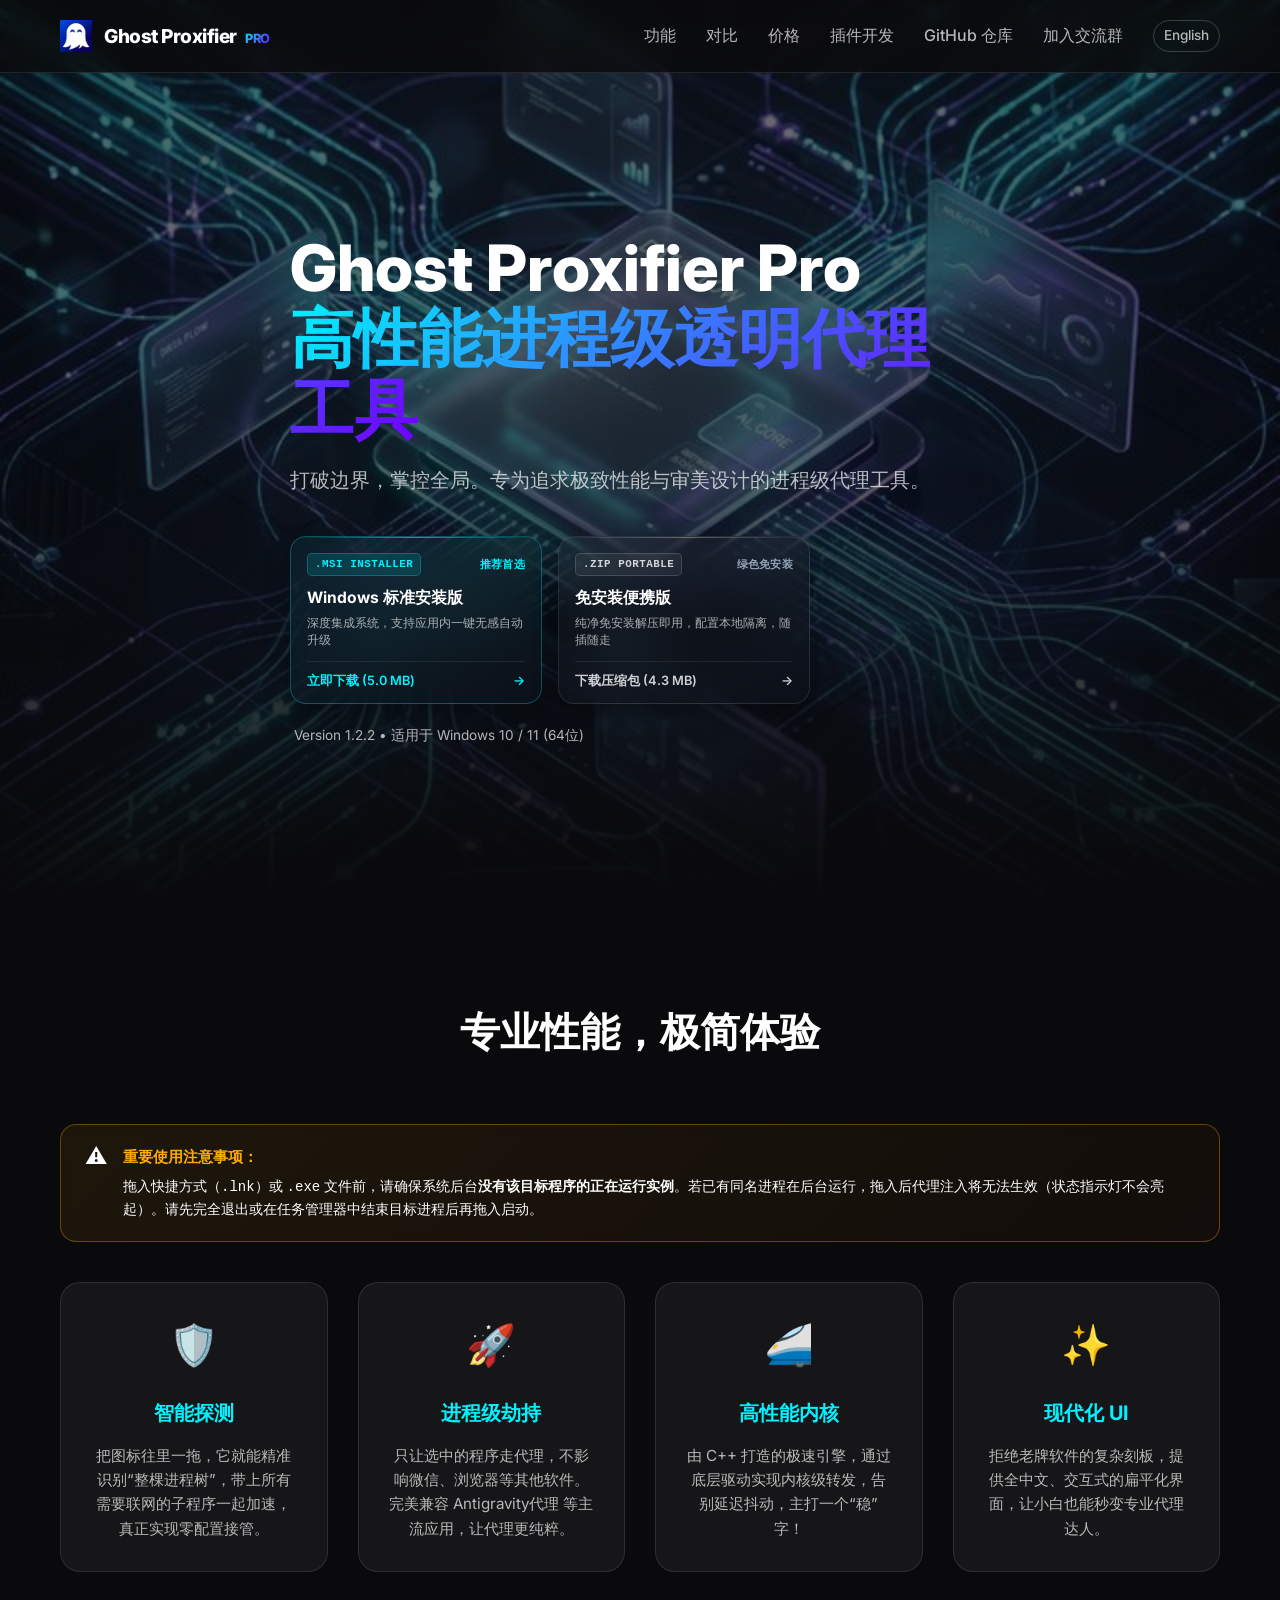
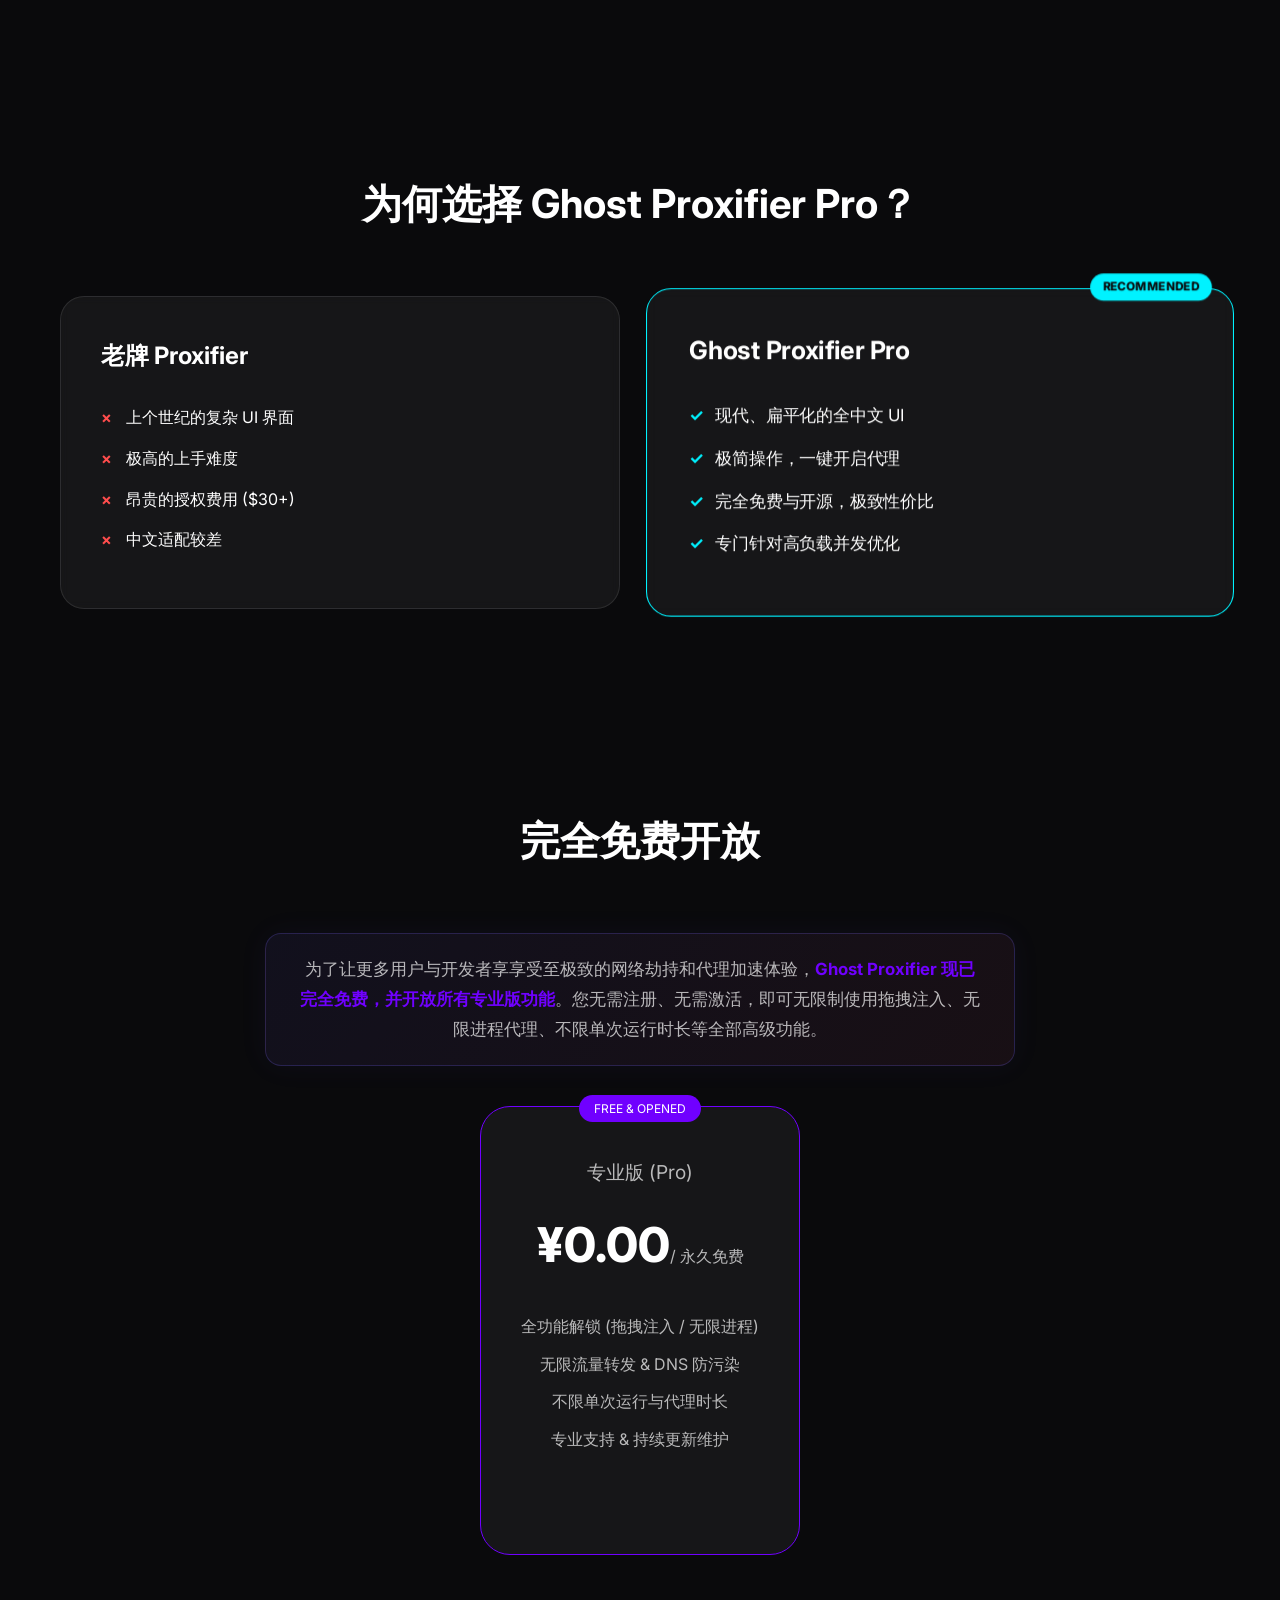
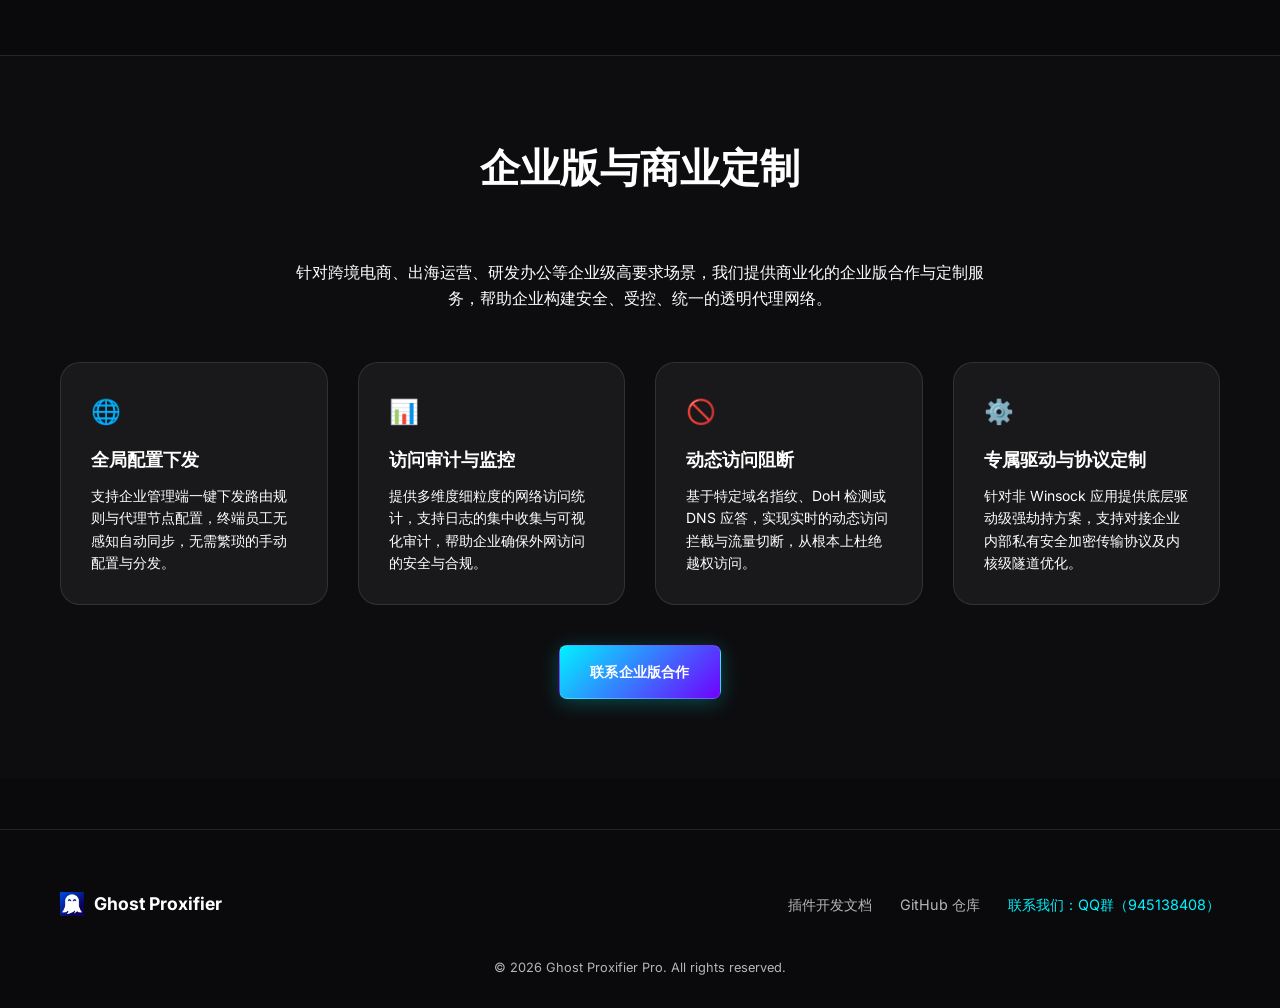
<file: index_zh.html>
<!DOCTYPE html>
<html lang="zh-CN">

<head>
    <meta charset="UTF-8">
    <meta name="viewport" content="width=device-width, initial-scale=1.0">
    <meta name="robots" content="index, follow">
    <meta name="keywords" content="Ghost Proxifier Pro,ghost proxy,Proxifier替代品,进程级代理,透明代理,Antigravity代理Windows,网络加速,游戏加速器">
    <meta name="author" content="Ghost Proxifier">
    <title>Ghost Proxifier Pro - 高性能进程级透明代理(Ghost Proxy)与加速利器</title>
    <meta name="description"
        content="Ghost Proxifier Pro 是一款高性能进程级透明代理(Ghost Proxy)工具。提供现代全中文 UI，完美支持 Antigravity代理，是 Windows 用户首选的 Proxifier 替代品。">

    <!-- Open Graph / Facebook -->
    <meta property="og:type" content="product">
    <meta property="og:site_name" content="Ghost Proxifier Pro">
    <meta property="og:title" content="Ghost Proxifier Pro - 进程级透明代理，比 Proxifier 更强大">
    <meta property="og:description" content="打破边界，掌控全局。专为追求极致性能与审美设计的进程级代理工具，完美兼容 Antigravity代理。全中文 UI、智能探测、一键代理。">
    <meta property="og:url" content="https://ghostproxifier.com/">
    <meta property="og:image" content="https://ghostproxifier.com/hero.png">
    <meta property="og:image:width" content="1200">
    <meta property="og:image:height" content="630">
    <meta property="og:locale" content="zh_CN">

    <!-- Twitter Card -->
    <meta name="twitter:card" content="summary_large_image">
    <meta name="twitter:title" content="Ghost Proxifier Pro - 进程级透明代理">
    <meta name="twitter:description" content="比传统 Proxifier 更易用、更便宜、更高性能的进程级代理工具。完美支持 Antigravity代理，全中文 UI，一键代理。">
    <meta name="twitter:image" content="https://ghostproxifier.com/hero.png">

    <!-- Canonical -->
    <link rel="canonical" href="https://ghostproxifier.com/index_zh.html">
    <link rel="icon" type="image/png" href="logo.png">

    <link rel="stylesheet" href="index.css?v=1.2.2-spec">
    <style>
        .spec-cards {
            display: grid !important;
            grid-template-columns: repeat(2, minmax(0, 1fr)) !important;
            gap: 16px !important;
            width: 100% !important;
            max-width: 520px !important;
            margin-bottom: 6px !important;
        }
        .spec-card {
            position: relative !important;
            display: flex !important;
            flex-direction: column !important;
            justify-content: space-between !important;
            padding: 16px 16px 12px !important;
            border-radius: 16px !important;
            text-decoration: none !important;
            color: #ffffff !important;
            background: rgba(14, 18, 28, 0.75) !important;
            border: 1px solid rgba(255, 255, 255, 0.09) !important;
            backdrop-filter: blur(20px) !important;
            -webkit-backdrop-filter: blur(20px) !important;
            box-shadow: 0 10px 25px rgba(0, 0, 0, 0.35) !important;
            transition: all 0.3s cubic-bezier(0.16, 1, 0.3, 1) !important;
            overflow: hidden !important;
        }
        .spec-card::before {
            content: '';
            position: absolute;
            top: 0;
            left: 0;
            right: 0;
            height: 1px;
            background: linear-gradient(90deg, transparent, rgba(255, 255, 255, 0.15), transparent);
            transition: background 0.3s ease;
        }
        .primary-spec {
            border-color: rgba(0, 242, 255, 0.28) !important;
            background: linear-gradient(160deg, rgba(0, 242, 255, 0.06) 0%, rgba(13, 17, 26, 0.88) 100%) !important;
        }
        .primary-spec::before {
            background: linear-gradient(90deg, transparent, rgba(0, 242, 255, 0.6), transparent) !important;
        }
        .primary-spec:hover {
            transform: translateY(-3px) !important;
            border-color: rgba(0, 242, 255, 0.55) !important;
            box-shadow: 0 14px 35px rgba(0, 242, 255, 0.18), 0 0 20px rgba(0, 242, 255, 0.08) !important;
        }
        .secondary-spec {
            border-color: rgba(255, 255, 255, 0.1) !important;
            background: linear-gradient(160deg, rgba(255, 255, 255, 0.03) 0%, rgba(13, 17, 26, 0.88) 100%) !important;
        }
        .secondary-spec::before {
            background: linear-gradient(90deg, transparent, rgba(255, 255, 255, 0.3), transparent) !important;
        }
        .secondary-spec:hover {
            transform: translateY(-3px) !important;
            border-color: rgba(255, 255, 255, 0.3) !important;
            box-shadow: 0 14px 35px rgba(0, 0, 0, 0.5), 0 0 20px rgba(255, 255, 255, 0.05) !important;
        }
        .spec-card-top {
            display: flex !important;
            align-items: center !important;
            justify-content: space-between !important;
            margin-bottom: 12px !important;
        }
        .spec-badge {
            font-family: 'SF Mono', Monaco, Consolas, 'Liberation Mono', 'Courier New', monospace !important;
            font-size: 0.68rem !important;
            font-weight: 700 !important;
            letter-spacing: 0.5px !important;
            padding: 2px 7px !important;
            border-radius: 5px !important;
            display: inline-block !important;
        }
        .msi-badge {
            background: rgba(0, 242, 255, 0.12) !important;
            color: #00f2ff !important;
            border: 1px solid rgba(0, 242, 255, 0.25) !important;
        }
        .zip-badge {
            background: rgba(255, 255, 255, 0.06) !important;
            color: rgba(255, 255, 255, 0.8) !important;
            border: 1px solid rgba(255, 255, 255, 0.15) !important;
        }
        .spec-status {
            font-size: 0.7rem !important;
            font-weight: 700 !important;
            letter-spacing: 0.3px !important;
            display: inline-block !important;
        }
        .msi-status {
            color: #00f2ff !important;
        }
        .zip-status {
            color: #94a3b8 !important;
        }
        .spec-card-body {
            flex: 1 !important;
            margin-bottom: 12px !important;
        }
        .spec-card-title {
            font-size: 0.98rem !important;
            font-weight: 700 !important;
            color: #ffffff !important;
            line-height: 1.3 !important;
            margin: 0 0 5px 0 !important;
            text-decoration: none !important;
        }
        .spec-card-desc {
            font-size: 0.76rem !important;
            color: rgba(255, 255, 255, 0.65) !important;
            line-height: 1.45 !important;
            margin: 0 !important;
            text-decoration: none !important;
        }
        .spec-card-action {
            display: flex !important;
            align-items: center !important;
            justify-content: space-between !important;
            padding-top: 9px !important;
            border-top: 1px solid rgba(255, 255, 255, 0.08) !important;
            font-size: 0.8rem !important;
            font-weight: 600 !important;
            text-decoration: none !important;
            transition: all 0.25s ease !important;
        }
        .msi-action {
            color: #00f2ff !important;
        }
        .primary-spec:hover .msi-action {
            color: #ffffff !important;
        }
        .zip-action {
            color: rgba(255, 255, 255, 0.8) !important;
        }
        .secondary-spec:hover .zip-action {
            color: #ffffff !important;
        }
        .spec-arrow {
            display: inline-block !important;
            transition: transform 0.25s cubic-bezier(0.16, 1, 0.3, 1) !important;
        }
        .spec-card:hover .spec-arrow {
            transform: translateX(4px) !important;
        }
        @media (max-width: 768px) {
            .spec-cards {
                grid-template-columns: 1fr !important;
                gap: 12px !important;
                max-width: 400px !important;
                width: 100% !important;
                text-align: left !important;
            }
        }
    </style>
    <link rel="preconnect" href="https://fonts.googleapis.com">
    <link rel="preconnect" href="https://fonts.gstatic.com" crossorigin>
    <link href="https://fonts.googleapis.com/css2?family=Inter:wght@300;400;600;800&display=swap" rel="stylesheet">

    <!-- Structured Data (JSON-LD) for Google -->
    <script type="application/ld+json">
    {
      "@context": "https://schema.org",
      "@type": "SoftwareApplication",
      "name": "Ghost Proxifier Pro",
      "applicationCategory": "NetworkingApplication",
      "operatingSystem": "Windows",
      "description": "Ghost Proxifier Pro 是一款专为 Windows 平台打造的高性能进程级透明代理引擎，完美支持 Antigravity代理 等应用。支持智能探测进程树、DNS 安全防护、多上游节点切换。Antigravity代理Windows 用户首选工具。",
      "url": "https://ghostproxifier.com/index_zh.html",
      "offers": {
        "@type": "Offer",
        "price": "19.9",
        "priceCurrency": "CNY",
        "url": "https://ghostproxifier.com/index_zh.html#pricing"
      },
      "author": {
        "@type": "Person",
        "name": "Ghost Proxifier Team"
      },
      "screenshot": "https://ghostproxifier.com/process.png",
      "featureList": [
        "进程级透明代理",
        "智能进程树探测",
        "SOCKS5 UDP 代理与 WebRTC 防泄漏",
        "Strict DNS 全局严格防泄漏",
        "全中文现代化 UI 与 SSE 实时日志",
        "高性能 C++ 内核引擎"
      ]
    }
    </script>
</head>

<body>
    <nav class="navbar">
        <div class="container">
            <div class="logo">
                <img src="logo.png" alt="Ghost Proxifier Logo">
                <span>Ghost Proxifier <span class="badge">PRO</span></span>
            </div>
            <button class="hamburger" id="hamburger" aria-label="菜单">
                <span></span>
                <span></span>
                <span></span>
            </button>
            <ul class="nav-links" id="navLinks">
                <li><a href="#features">功能</a></li>
                <li><a href="#comparison">对比</a></li>
                <li><a href="#pricing">价格</a></li>
                <li><a href="docs-plugin-sdk.html" title="Ghost Proxifier 插件开发文档">插件开发</a></li>
                <li><a href="https://github.com/liliBestCoder/ghost-proxifier-pro" target="_blank" title="Ghost Proxifier Pro 官方 GitHub 仓库">GitHub 仓库</a></li>
                <li><a href="https://qun.qq.com/universal-share/share?ac=1&amp;authKey=gFOuUvz9PJevqf7FB4BEgbACaMJ6RihPozcB0LdB5En8jAU%2B1ixTfx8%2FyZkoC5xN&amp;busi_data=eyJncm91cENvZGUiOiI5NDUxMzg0MDgiLCJ0b2tlbiI6Ilc3Zm41TUQ1RkU1alFNOUVxMW5hckVNZmpqSFN6V25JcUtyK3duaFZWYisyblVsSEdFNzZ3RUQrTmt3enVIajgiLCJ1aW4iOiIxODcxODE0NzQ5In0%3D&amp;data=u7S-lMspdK2PJy1DWRR7cda6y4mYYoKKmA_GaiXg1g_ArnccknlAlDz-zbdWg2H5s7nt_PrY47zqHFCZI8Ffaw&amp;svctype=4&amp;tempid=h5_group_info" target="_blank" title="QQ群：945138408">加入交流群</a></li>
                <li><a href="index.html" class="lang-switch">English</a></li>
            </ul>
        </div>
    </nav>

    <header class="hero">
        <div class="hero-bg">
            <img src="hero.png" alt="Ghost Proxifier Pro 软件主界面展示 - 进程级透明代理">
        </div>
        <div class="container">
            <div class="hero-content">
                <h1>Ghost Proxifier Pro<br><span class="highlight">高性能进程级透明代理工具</span></h1>
                <p class="subtitle">打破边界，掌控全局。专为追求极致性能与审美设计的进程级代理工具。</p>
                <div class="hero-btns">
                    <div class="spec-cards">
                        <!-- Spec Card 1: Windows 标准安装包 (MSI) -->
                        <a href="https://gh-proxy.com/github.com/liliBestCoder/ghost-proxifier-pro/releases/download/v1.2.2/GhostProxifier-1.2.2-win64.msi"
                            class="spec-card primary-spec" title="下载 Ghost Proxifier Pro Windows 客户端安装包">
                            <div class="spec-card-top">
                                <span class="spec-badge msi-badge">.MSI INSTALLER</span>
                                <span class="spec-status msi-status">推荐首选</span>
                            </div>
                            <div class="spec-card-body">
                                <h3 class="spec-card-title">Windows 标准安装版</h3>
                                <p class="spec-card-desc">深度集成系统，支持应用内一键无感自动升级</p>
                            </div>
                            <div class="spec-card-action msi-action">
                                <span>立即下载 (5.0 MB)</span>
                                <span class="spec-arrow">→</span>
                            </div>
                        </a>

                        <!-- Spec Card 2: 免安装便携版 (ZIP) -->
                        <a href="https://gh-proxy.com/github.com/liliBestCoder/ghost-proxifier-pro/releases/download/v1.2.2/GhostProxifier-1.2.2-portable-win64.zip"
                            class="spec-card secondary-spec" title="下载 Ghost Proxifier Pro 免安装绿色便携包">
                            <div class="spec-card-top">
                                <span class="spec-badge zip-badge">.ZIP PORTABLE</span>
                                <span class="spec-status zip-status">绿色免安装</span>
                            </div>
                            <div class="spec-card-body">
                                <h3 class="spec-card-title">免安装便携版</h3>
                                <p class="spec-card-desc">纯净免安装解压即用，配置本地隔离，随插随走</p>
                            </div>
                            <div class="spec-card-action zip-action">
                                <span>下载压缩包 (4.3 MB)</span>
                                <span class="spec-arrow">→</span>
                            </div>
                        </a>
                    </div>
                    <p class="version">Version 1.2.2 • 适用于 Windows 10 / 11 (64位)</p>
                </div>
            </div>
        </div>
    </header>

    <section id="features" class="features">
        <div class="container">
            <h2 class="section-title">专业性能，极简体验</h2>
            <div style="background: linear-gradient(135deg, rgba(255, 171, 0, 0.08), rgba(255, 107, 0, 0.04)); border: 1px solid rgba(255, 171, 0, 0.35); border-radius: 16px; padding: 20px 24px; display: flex; align-items: flex-start; gap: 16px; margin-bottom: 40px; backdrop-filter: blur(5px);">
                <div style="font-size: 22px; line-height: 1; flex-shrink: 0;">⚠️</div>
                <div style="font-size: 14px; color: var(--TEXT-MAIN); line-height: 1.6;">
                    <strong style="color: #ffab00; font-size: 15px; display: block; margin-bottom: 6px;">重要使用注意事项：</strong>
                    拖入快捷方式（<code>.lnk</code>）或 <code>.exe</code> 文件前，请确保系统后台<strong>没有该目标程序的正在运行实例</strong>。若已有同名进程在后台运行，拖入后代理注入将无法生效（状态指示灯不会亮起）。请先完全退出或在任务管理器中结束目标进程后再拖入启动。
                </div>
            </div>
            <div class="features-grid">
                <div class="feature-item">
                    <div class="icon">🛡️</div>
                    <h3>智能探测</h3>
                    <p>把图标往里一拖，它就能精准识别“整棵进程树”，带上所有需要联网的子程序一起加速，真正实现零配置接管。</p>
                </div>
                <div class="feature-item">
                    <div class="icon">🚀</div>
                    <h3>进程级劫持</h3>
                    <p>只让选中的程序走代理，不影响微信、浏览器等其他软件。完美兼容 Antigravity代理 等主流应用，让代理更纯粹。</p>
                </div>
                <div class="feature-item">
                    <div class="icon">🚄</div>
                    <h3>高性能内核</h3>
                    <p>由 C++ 打造的极速引擎，通过底层驱动实现内核级转发，告别延迟抖动，主打一个“稳”字！</p>
                </div>
                <div class="feature-item">
                    <div class="icon">✨</div>
                    <h3>现代化 UI</h3>
                    <p>拒绝老牌软件的复杂刻板，提供全中文、交互式的扁平化界面，让小白也能秒变专业代理达人。</p>
                </div>
            </div>
        </div>
    </section>

    <section id="comparison" class="comparison">
        <div class="container">
            <h2 class="section-title">为何选择 Ghost Proxifier Pro？</h2>
            <div class="comparison-grid">
                <div class="comparison-card legacy">
                    <h3>老牌 Proxifier</h3>
                    <ul>
                        <li class="bad">上个世纪的复杂 UI 界面</li>
                        <li class="bad">极高的上手难度</li>
                        <li class="bad">昂贵的授权费用 ($30+)</li>
                        <li class="bad">中文适配较差</li>
                    </ul>
                </div>
                <div class="comparison-card ghost active">
                    <div class="active-badge">RECOMMENDED</div>
                    <h3>Ghost Proxifier Pro</h3>
                    <ul>
                        <li class="good">现代、扁平化的全中文 UI</li>
                        <li class="good">极简操作，一键开启代理</li>
                        <li class="good">完全免费与开源，极致性价比</li>
                        <li class="good">专门针对高负载并发优化</li>
                    </ul>
                </div>
            </div>
        </div>
    </section>

    <section id="pricing" class="pricing">
        <div class="container">
            <h2 class="section-title">完全免费开放</h2>
            <div class="free-tier-info">
                <p>为了让更多用户与开发者享享受至极致的网络劫持和代理加速体验，<strong>Ghost Proxifier 现已完全免费，并开放所有专业版功能</strong>。您无需注册、无需激活，即可无限制使用拖拽注入、无限进程代理、不限单次运行时长等全部高级功能。</p>
            </div>
            <div class="pricing-grid">
                <div class="pricing-card popular" style="max-width: 450px; margin: 0 auto;">
                    <div class="popular-tag">FREE & OPENED</div>
                    <div class="plan-name">专业版 (Pro)</div>
                    <div class="price">¥0.00<span>/ 永久免费</span></div>
                    <ul class="features">
                        <li>全功能解锁 (拖拽注入 / 无限进程)</li>
                        <li>无限流量转发 & DNS 防污染</li>
                        <li>不限单次运行与代理时长</li>
                        <li>专业支持 & 持续更新维护</li>
                    </ul>
                </div>
            </div>
        </div>
    </section>

    <section id="enterprise" class="enterprise" style="background: rgba(255, 255, 255, 0.01); border-top: 1px solid var(--glass-border); padding: 80px 0;">
        <div class="container">
            <h2 class="section-title">企业版与商业定制</h2>
            <p class="section-subtitle" style="text-align: center; color: var(--TEXT-MUTED); max-width: 700px; margin: 0 auto 50px auto; line-height: 1.6;">
                针对跨境电商、出海运营、研发办公等企业级高要求场景，我们提供商业化的企业版合作与定制服务，帮助企业构建安全、受控、统一的透明代理网络。
            </p>
            <div style="display: grid; grid-template-columns: repeat(auto-fit, minmax(250px, 1fr)); gap: 30px; margin-bottom: 40px;">
                <div style="background: var(--card-bg); border: 1px solid var(--glass-border); padding: 30px; border-radius: 20px; text-align: left;">
                    <div style="font-size: 24px; margin-bottom: 15px;">🌐</div>
                    <h3 style="font-size: 18px; font-weight: 600; margin-bottom: 10px; color: var(--TEXT-MAIN);">全局配置下发</h3>
                    <p style="font-size: 14px; color: var(--TEXT-MUTED); line-height: 1.6;">支持企业管理端一键下发路由规则与代理节点配置，终端员工无感知自动同步，无需繁琐的手动配置与分发。</p>
                </div>
                <div style="background: var(--card-bg); border: 1px solid var(--glass-border); padding: 30px; border-radius: 20px; text-align: left;">
                    <div style="font-size: 24px; margin-bottom: 15px;">📊</div>
                    <h3 style="font-size: 18px; font-weight: 600; margin-bottom: 10px; color: var(--TEXT-MAIN);">访问审计与监控</h3>
                    <p style="font-size: 14px; color: var(--TEXT-MUTED); line-height: 1.6;">提供多维度细粒度的网络访问统计，支持日志的集中收集与可视化审计，帮助企业确保外网访问的安全与合规。</p>
                </div>
                <div style="background: var(--card-bg); border: 1px solid var(--glass-border); padding: 30px; border-radius: 20px; text-align: left;">
                    <div style="font-size: 24px; margin-bottom: 15px;">🚫</div>
                    <h3 style="font-size: 18px; font-weight: 600; margin-bottom: 10px; color: var(--TEXT-MAIN);">动态访问阻断</h3>
                    <p style="font-size: 14px; color: var(--TEXT-MUTED); line-height: 1.6;">基于特定域名指纹、DoH 检测或 DNS 应答，实现实时的动态访问拦截与流量切断，从根本上杜绝越权访问。</p>
                </div>
                <div style="background: var(--card-bg); border: 1px solid var(--glass-border); padding: 30px; border-radius: 20px; text-align: left;">
                    <div style="font-size: 24px; margin-bottom: 15px;">⚙️</div>
                    <h3 style="font-size: 18px; font-weight: 600; margin-bottom: 10px; color: var(--TEXT-MAIN);">专属驱动与协议定制</h3>
                    <p style="font-size: 14px; color: var(--TEXT-MUTED); line-height: 1.6;">针对非 Winsock 应用提供底层驱动级强劫持方案，支持对接企业内部私有安全加密传输协议及内核级隧道优化。</p>
                </div>
            </div>
            <div style="text-align: center; margin-top: 30px;">
                <a href="https://qun.qq.com/universal-share/share?ac=1&amp;authKey=gFOuUvz9PJevqf7FB4BEgbACaMJ6RihPozcB0LdB5En8jAU%2B1ixTfx8%2FyZkoC5xN&amp;busi_data=eyJncm91cENvZGUiOiI5NDUxMzg0MDgiLCJ0b2tlbiI6Ilc3Zm41TUQ1RkU1alFNOUVxMW5hckVNZmpqSFN6V25JcUtyK3duaFZWYisyblVsSEdFNzZ3RUQrTmt3enVIajgiLCJ1aW4iOiIxODcxODE0NzQ5In0%3D&amp;data=u7S-lMspdK2PJy1DWRR7cda6y4mYYoKKmA_GaiXg1g_ArnccknlAlDz-zbdWg2H5s7nt_PrY47zqHFCZI8Ffaw&amp;svctype=4&amp;tempid=h5_group_info" target="_blank" class="btn-gradient" style="padding: 12px 30px; font-size: 14px; border-radius: 8px; text-decoration: none;" title="联系进行企业版合作咨询（QQ群：945138408）">联系企业版合作</a>
            </div>
        </div>
    </section>

    <footer class="footer">
        <div class="container">
            <div class="footer-content">
                <div class="footer-logo">
                    <img src="logo.png" alt="Ghost Logo">
                    <span>Ghost Proxifier</span>
                </div>
                <div class="contact-info">
                    <a href="docs-plugin-sdk.html" style="color: var(--text-dim); text-decoration: none; margin-right: 20px; transition: color 0.2s;" onmouseover="this.style.color='var(--primary)'" onmouseout="this.style.color='var(--text-dim)'">插件开发文档</a>
                    <a href="https://github.com/liliBestCoder/ghost-proxifier-pro" target="_blank" style="color: var(--text-dim); text-decoration: none; margin-right: 20px; transition: color 0.2s;" onmouseover="this.style.color='var(--primary)'" onmouseout="this.style.color='var(--text-dim)'">GitHub 仓库</a>
                    <a href="https://qun.qq.com/universal-share/share?ac=1&amp;authKey=gFOuUvz9PJevqf7FB4BEgbACaMJ6RihPozcB0LdB5En8jAU%2B1ixTfx8%2FyZkoC5xN&amp;busi_data=eyJncm91cENvZGUiOiI5NDUxMzg0MDgiLCJ0b2tlbiI6Ilc3Zm41TUQ1RkU1alFNOUVxMW5hckVNZmpqSFN6V25JcUtyK3duaFZWYisyblVsSEdFNzZ3RUQrTmt3enVIajgiLCJ1aW4iOiIxODcxODE0NzQ5In0%3D&amp;data=u7S-lMspdK2PJy1DWRR7cda6y4mYYoKKmA_GaiXg1g_ArnccknlAlDz-zbdWg2H5s7nt_PrY47zqHFCZI8Ffaw&amp;svctype=4&amp;tempid=h5_group_info" target="_blank" title="QQ群：945138408">联系我们：QQ群（945138408）</a>
                </div>
            </div>
            <div class="copyright">
                &copy; 2026 Ghost Proxifier Pro. All rights reserved.
            </div>
        </div>
    </footer>

    <script src="script.js"></script>
</body>

</html>
</file>
<file: index.css>
:root {
    --primary: #00f2ff;
    --secondary: #7000ff;
    --bg-dark: #0a0a0c;
    --card-bg: rgba(255, 255, 255, 0.05);
    --glass-border: rgba(255, 255, 255, 0.1);
    --text-main: #ffffff;
    --text-dim: rgba(255, 255, 255, 0.7);
    --gradient: linear-gradient(135deg, var(--primary), var(--secondary));
}

* {
    margin: 0;
    padding: 0;
    box-sizing: border-box;
}

html {
    scroll-behavior: smooth;
}

body {
    background-color: var(--bg-dark);
    color: var(--text-main);
    font-family: 'Inter', -apple-system, BlinkMacSystemFont, "Segoe UI", Roboto, Helvetica, Arial, sans-serif;
    line-height: 1.6;
    overflow-x: hidden;
}

.container {
    max-width: 1200px;
    margin: 0 auto;
    padding: 0 20px;
}

/* Navbar */
.navbar {
    position: fixed;
    top: 0;
    width: 100%;
    z-index: 1000;
    padding: 20px 0;
    backdrop-filter: blur(10px);
    background: rgba(10, 10, 12, 0.8);
    border-bottom: 1px solid var(--glass-border);
}

.navbar .container {
    display: flex;
    justify-content: space-between;
    align-items: center;
}

.logo {
    display: flex;
    align-items: center;
    gap: 12px;
    font-size: 1.2rem;
    font-weight: 800;
    letter-spacing: -0.5px;
}

.logo img {
    height: 32px;
}

.badge {
    background: var(--gradient);
    -webkit-background-clip: text;
    background-clip: text;
    -webkit-text-fill-color: transparent;
    font-size: 0.8rem;
    margin-left: 5px;
}

.nav-links {
    display: flex;
    list-style: none;
    gap: 30px;
    align-items: center;
}

.nav-links a {
    text-decoration: none;
    color: var(--text-dim);
    font-weight: 500;
    transition: color 0.3s;
}

.nav-links a:hover {
    color: var(--primary);
}

/* Hero Section */
.hero {
    position: relative;
    height: 100vh;
    display: flex;
    align-items: center;
    overflow: hidden;
    padding-top: 80px;
}

.hero-bg {
    position: absolute;
    top: 0;
    left: 0;
    width: 100%;
    height: 100%;
    z-index: -1;
    opacity: 0.4;
}

.hero-bg img {
    width: 100%;
    height: 100%;
    object-fit: cover;
}

.hero-bg::after {
    content: '';
    position: absolute;
    bottom: 0;
    left: 0;
    width: 100%;
    height: 50%;
    background: linear-gradient(to top, var(--bg-dark), transparent);
}

.hero-content {
    max-width: 700px;
}

.hero-content h1 {
    font-size: 4rem;
    font-weight: 800;
    line-height: 1.1;
    margin-bottom: 20px;
}

.highlight {
    background: var(--gradient);
    -webkit-background-clip: text;
    background-clip: text;
    -webkit-text-fill-color: transparent;
}

.subtitle {
    font-size: 1.25rem;
    color: var(--text-dim);
    margin-bottom: 40px;
}

.hero-btns {
    display: flex;
    flex-direction: column;
    gap: 15px;
}

.version {
    font-size: 0.85rem;
    color: var(--text-dim);
    padding-left: 4px;
}

/* Spec Cards Grid in Hero (Option D) */
.spec-cards {
    display: grid;
    grid-template-columns: repeat(2, minmax(0, 1fr));
    gap: 16px;
    width: 100%;
    max-width: 520px;
    margin-bottom: 6px;
}

.spec-card {
    position: relative;
    display: flex;
    flex-direction: column;
    justify-content: space-between;
    padding: 16px 16px 12px;
    border-radius: 16px;
    text-decoration: none;
    color: var(--text-main);
    background: rgba(14, 18, 28, 0.75);
    border: 1px solid rgba(255, 255, 255, 0.09);
    backdrop-filter: blur(20px);
    -webkit-backdrop-filter: blur(20px);
    box-shadow: 0 10px 25px rgba(0, 0, 0, 0.35);
    transition: all 0.3s cubic-bezier(0.16, 1, 0.3, 1);
    overflow: hidden;
}

.spec-card::before {
    content: '';
    position: absolute;
    top: 0;
    left: 0;
    right: 0;
    height: 1px;
    background: linear-gradient(90deg, transparent, rgba(255, 255, 255, 0.15), transparent);
    transition: background 0.3s ease;
}

.primary-spec {
    border-color: rgba(0, 242, 255, 0.28);
    background: linear-gradient(160deg, rgba(0, 242, 255, 0.06) 0%, rgba(13, 17, 26, 0.88) 100%);
}

.primary-spec::before {
    background: linear-gradient(90deg, transparent, rgba(0, 242, 255, 0.6), transparent);
}

.primary-spec:hover {
    transform: translateY(-3px);
    border-color: rgba(0, 242, 255, 0.55);
    box-shadow: 0 14px 35px rgba(0, 242, 255, 0.18), 0 0 20px rgba(0, 242, 255, 0.08);
}

.secondary-spec {
    border-color: rgba(255, 255, 255, 0.1);
    background: linear-gradient(160deg, rgba(255, 255, 255, 0.03) 0%, rgba(13, 17, 26, 0.88) 100%);
}

.secondary-spec::before {
    background: linear-gradient(90deg, transparent, rgba(255, 255, 255, 0.3), transparent);
}

.secondary-spec:hover {
    transform: translateY(-3px);
    border-color: rgba(255, 255, 255, 0.3);
    box-shadow: 0 14px 35px rgba(0, 0, 0, 0.5), 0 0 20px rgba(255, 255, 255, 0.05);
}

.spec-card-top {
    display: flex;
    align-items: center;
    justify-content: space-between;
    margin-bottom: 12px;
}

.spec-badge {
    font-family: 'SF Mono', Monaco, Consolas, 'Liberation Mono', 'Courier New', monospace;
    font-size: 0.68rem;
    font-weight: 700;
    letter-spacing: 0.5px;
    padding: 2px 7px;
    border-radius: 5px;
}

.msi-badge {
    background: rgba(0, 242, 255, 0.12);
    color: var(--primary);
    border: 1px solid rgba(0, 242, 255, 0.25);
}

.zip-badge {
    background: rgba(255, 255, 255, 0.06);
    color: rgba(255, 255, 255, 0.8);
    border: 1px solid rgba(255, 255, 255, 0.15);
}

.spec-status {
    font-size: 0.7rem;
    font-weight: 700;
    letter-spacing: 0.3px;
}

.msi-status {
    color: var(--primary);
}

.zip-status {
    color: var(--text-dim);
}

.spec-card-body {
    flex: 1;
    margin-bottom: 12px;
}

.spec-card-title {
    font-size: 0.98rem;
    font-weight: 700;
    color: #ffffff;
    line-height: 1.3;
    margin-bottom: 5px;
}

.spec-card-desc {
    font-size: 0.76rem;
    color: rgba(255, 255, 255, 0.65);
    line-height: 1.45;
}

.spec-card-action {
    display: flex;
    align-items: center;
    justify-content: space-between;
    padding-top: 9px;
    border-top: 1px solid rgba(255, 255, 255, 0.08);
    font-size: 0.8rem;
    font-weight: 600;
    transition: all 0.25s ease;
}

.msi-action {
    color: var(--primary);
}

.primary-spec:hover .msi-action {
    color: #ffffff;
}

.zip-action {
    color: rgba(255, 255, 255, 0.8);
}

.secondary-spec:hover .zip-action {
    color: #ffffff;
}

.spec-arrow {
    display: inline-block;
    transition: transform 0.25s cubic-bezier(0.16, 1, 0.3, 1);
}

.spec-card:hover .spec-arrow {
    transform: translateX(4px);
}

.download-card:hover .download-card-btn svg {
    transform: translateY(2px);
}

.download-card-btn svg {
    transition: transform 0.3s ease;
}

/* Buttons */
.btn-gradient {
    display: inline-flex;
    align-items: center;
    justify-content: center;
    gap: 10px;
    padding: 0 32px;
    height: 54px;
    background: var(--gradient);
    color: #ffffff;
    text-decoration: none;
    border-radius: 50px;
    font-weight: 600;
    font-size: 0.98rem;
    letter-spacing: 0.2px;
    border: 1px solid rgba(255, 255, 255, 0.15);
    box-shadow: 0 4px 20px rgba(0, 242, 255, 0.25);
    transition: all 0.3s cubic-bezier(0.4, 0, 0.2, 1);
    text-align: center;
    white-space: nowrap;
}

.btn-gradient:hover {
    transform: translateY(-2px);
    box-shadow: 0 10px 28px rgba(0, 242, 255, 0.45);
    color: #ffffff;
}

.btn-primary-sm {
    padding: 8px 20px;
    border: 1px solid var(--primary);
    background: transparent;
    color: var(--primary);
    text-decoration: none;
    border-radius: 50px;
    font-weight: 600;
    transition: all 0.3s cubic-bezier(0.4, 0, 0.2, 1);
}

.btn-primary-sm:hover {
    background: var(--primary);
    color: var(--bg-dark);
    box-shadow: 0 0 20px rgba(0, 242, 255, 0.5);
}

.btn-outline {
    display: inline-flex;
    align-items: center;
    justify-content: center;
    gap: 10px;
    padding: 0 32px;
    height: 54px;
    background: rgba(255, 255, 255, 0.07);
    color: #ffffff;
    text-decoration: none;
    border-radius: 50px;
    font-weight: 600;
    font-size: 0.98rem;
    letter-spacing: 0.2px;
    border: 1px solid rgba(255, 255, 255, 0.18);
    backdrop-filter: blur(16px);
    -webkit-backdrop-filter: blur(16px);
    box-shadow: 0 4px 20px rgba(0, 0, 0, 0.25);
    transition: all 0.3s cubic-bezier(0.4, 0, 0.2, 1);
    text-align: center;
    white-space: nowrap;
}

.btn-outline:hover {
    background: rgba(255, 255, 255, 0.15);
    border-color: rgba(255, 255, 255, 0.38);
    color: #ffffff;
    transform: translateY(-2px);
    box-shadow: 0 10px 28px rgba(0, 0, 0, 0.4);
}

.btn-gradient svg,
.btn-outline svg {
    flex-shrink: 0;
    transition: transform 0.3s ease;
}

.btn-gradient:hover svg,
.btn-outline:hover svg {
    transform: scale(1.12);
}

/* Sections General */
section {
    padding: 100px 0;
}

.section-title {
    text-align: center;
    font-size: 2.5rem;
    margin-bottom: 60px;
}

/* Features */
.features-grid {
    display: grid;
    grid-template-columns: repeat(auto-fit, minmax(250px, 1fr));
    gap: 30px;
}

.feature-item {
    background: var(--card-bg);
    border: 1px solid var(--glass-border);
    padding: 30px;
    border-radius: 20px;
    text-align: center;
    transition: transform 0.3s;
}

.feature-item:hover {
    transform: translateY(-5px);
    border-color: var(--primary);
}

.feature-item .icon {
    font-size: 2.5rem;
    margin-bottom: 20px;
}

.feature-item h3 {
    font-size: 1.25rem;
    margin-bottom: 15px;
    color: var(--primary);
}

.feature-item p {
    color: var(--text-dim);
    font-size: 0.95rem;
}

/* Comparison */
.comparison-grid {
    display: grid;
    grid-template-columns: 1fr 1fr;
    gap: 40px;
}

.comparison-card {
    background: var(--card-bg);
    border: 1px solid var(--glass-border);
    padding: 40px;
    border-radius: 24px;
    backdrop-filter: blur(5px);
}

.comparison-card.active {
    border-color: var(--primary);
    position: relative;
    transform: scale(1.05);
}

.active-badge {
    position: absolute;
    top: -15px;
    right: 20px;
    background: var(--primary);
    color: var(--bg-dark);
    padding: 4px 12px;
    border-radius: 20px;
    font-size: 0.7rem;
    font-weight: 800;
}

.comparison-card h3 {
    font-size: 1.5rem;
    margin-bottom: 30px;
}

.comparison-card ul {
    list-style: none;
}

.comparison-card ul li {
    padding-left: 25px;
    margin-bottom: 15px;
    position: relative;
}

.comparison-card ul li.bad::before {
    content: '×';
    position: absolute;
    left: 0;
    color: #ff4d4d;
    font-weight: bold;
}

.comparison-card ul li.good::before {
    content: '✓';
    position: absolute;
    left: 0;
    color: var(--primary);
    font-weight: bold;
}

/* Pricing */
.free-tier-info {
    text-align: center;
    max-width: 750px;
    margin: 0 auto 40px;
    padding: 20px 32px;
    background: linear-gradient(135deg, rgba(108, 92, 231, 0.08), rgba(255, 107, 157, 0.06));
    border: 1px solid rgba(108, 92, 231, 0.25);
    border-radius: 16px;
    font-size: 1.05rem;
    line-height: 1.8;
    color: var(--text-dim);
    box-shadow: 0 0 30px rgba(108, 92, 231, 0.06);
}

.free-tier-info strong {
    color: var(--secondary);
}

.pricing-grid {
    display: grid;
    grid-template-columns: repeat(auto-fit, minmax(300px, 1fr));
    gap: 30px;
}

.pricing-card {
    background: var(--card-bg);
    border: 1px solid var(--glass-border);
    padding: 50px 40px;
    border-radius: 30px;
    text-align: center;
    transition: transform 0.3s;
    display: flex;
    flex-direction: column;
}

.pricing-card.popular {
    border-color: var(--secondary);
    position: relative;
}

.popular-tag {
    position: absolute;
    top: -12px;
    left: 50%;
    transform: translateX(-50%);
    background: var(--secondary);
    padding: 4px 15px;
    border-radius: 20px;
    font-size: 0.75rem;
}

.pricing-card:hover {
    transform: translateY(-10px);
    background: rgba(255, 255, 255, 0.08);
}

.plan-name {
    font-size: 1.2rem;
    color: var(--text-dim);
    margin-bottom: 20px;
}

.price {
    font-size: 3rem;
    font-weight: 800;
    margin-bottom: 30px;
}

.price span {
    font-size: 1rem;
    font-weight: 400;
    color: var(--text-dim);
}

.pricing-card .features {
    list-style: none;
    margin-bottom: 40px;
    flex-grow: 1;
}

.pricing-card .features li {
    margin-bottom: 12px;
    color: var(--text-dim);
}

/* Footer */
.footer {
    border-top: 1px solid var(--glass-border);
    padding: 60px 0 30px;
    margin-top: 50px;
}

.footer-content {
    display: flex;
    justify-content: space-between;
    align-items: center;
    margin-bottom: 40px;
}

.footer-logo {
    display: flex;
    align-items: center;
    gap: 10px;
    font-size: 1.1rem;
    font-weight: 700;
}

.footer-logo img {
    height: 24px;
}

.contact-info {
    display: flex;
    flex-wrap: wrap;
    align-items: center;
    justify-content: flex-end;
    gap: 4px 8px;
    font-size: 0.9rem;
    color: var(--text-dim);
}

.contact-info a {
    color: var(--primary);
    text-decoration: none;
    transition: color 0.2s ease;
}

.contact-info a:hover {
    text-decoration: underline;
}

.copyright {
    text-align: center;
    color: var(--text-dim);
    font-size: 0.8rem;
}

/* ============ Hamburger Menu ============ */
.hamburger {
    display: none;
    flex-direction: column;
    align-items: flex-end;
    justify-content: center;
    background: none;
    border: none;
    cursor: pointer;
    padding: 10px;
    z-index: 1100;
    flex-shrink: 0;
}

.hamburger span {
    display: block;
    width: 22px;
    height: 2.5px;
    background: var(--text-main);
    border-radius: 2px;
    transition: all 0.3s cubic-bezier(0.4, 0, 0.2, 1);
    transform-origin: center;
}

.hamburger span + span {
    margin-top: 5px;
}

.hamburger.active span:nth-child(1) {
    transform: translateY(7.5px) rotate(45deg);
}

.hamburger.active span:nth-child(2) {
    opacity: 0;
    transform: scaleX(0);
}

.hamburger.active span:nth-child(3) {
    transform: translateY(-7.5px) rotate(-45deg);
}

/* ============ Responsive ============ */

/* Large tablets & small desktops */
@media (max-width: 1024px) {
    .hero-content h1 {
        font-size: 3rem;
    }

    section {
        padding: 70px 0;
    }

    .section-title {
        font-size: 2rem;
        margin-bottom: 40px;
    }

    .comparison-card.active {
        transform: none;
    }

    .features-grid {
        grid-template-columns: repeat(2, 1fr);
    }

    .pricing-grid {
        grid-template-columns: repeat(auto-fit, minmax(260px, 1fr));
    }
}

/* Tablets */
@media (max-width: 768px) {
    .container {
        padding: 0 24px;
    }

    /* Navbar */
    .navbar {
        padding: 14px 0;
    }

    .hamburger {
        display: flex;
    }

    .nav-links {
        position: fixed;
        top: 0;
        right: -100%;
        width: 70%;
        max-width: 320px;
        height: 100vh;
        flex-direction: column;
        background: rgba(10, 10, 12, 0.97);
        backdrop-filter: blur(20px);
        border-left: 1px solid var(--glass-border);
        padding: 100px 40px 40px;
        gap: 24px;
        transition: right 0.35s cubic-bezier(0.4, 0, 0.2, 1);
        z-index: 1050;
    }

    .nav-links.open {
        right: 0;
    }

    .nav-links a {
        font-size: 1.15rem;
    }

    /* Hero */
    .hero {
        height: auto;
        min-height: 100vh;
        padding-top: 120px;
        padding-bottom: 60px;
        text-align: center;
    }

    .hero-content {
        max-width: 100%;
    }

    .hero-content h1 {
        font-size: 2.2rem;
    }

    .subtitle {
        font-size: 1.05rem;
        margin-bottom: 32px;
    }

    .hero-btns {
        align-items: center;
    }

    .spec-cards {
        grid-template-columns: 1fr;
        gap: 12px;
        max-width: 400px;
        width: 100%;
        text-align: left;
    }

    .btn-gradient {
        padding: 16px 32px;
        font-size: 0.95rem;
    }

    /* Features */
    section {
        padding: 60px 0;
    }

    .section-title {
        font-size: 1.75rem;
        margin-bottom: 32px;
    }

    .features-grid {
        grid-template-columns: 1fr;
        gap: 20px;
    }

    .feature-item {
        padding: 24px 20px;
    }

    /* Comparison */
    .comparison-grid {
        grid-template-columns: 1fr;
        gap: 24px;
    }

    .comparison-card {
        padding: 30px 24px;
    }

    .comparison-card.active {
        transform: none;
        order: -1;
    }

    .active-badge {
        top: -12px;
        right: 16px;
    }

    /* Pricing */
    .pricing-grid {
        grid-template-columns: 1fr;
        gap: 24px;
        max-width: 400px;
        margin: 0 auto;
    }

    .pricing-card {
        padding: 36px 28px;
    }

    .price {
        font-size: 2.4rem;
    }

    .pricing-card:hover {
        transform: translateY(-5px);
    }

    /* Footer */
    .footer {
        padding: 40px 0 24px;
    }

    .footer-content {
        flex-direction: column;
        text-align: center;
        gap: 16px;
        margin-bottom: 24px;
    }

    .footer-logo {
        justify-content: center;
    }
}

/* Small phones */
@media (max-width: 480px) {
    .container {
        padding: 0 18px;
    }

    .hero-content h1 {
        font-size: 1.8rem;
    }

    .subtitle {
        font-size: 0.95rem;
    }

    .hero-btn-group {
        flex-direction: column;
        width: 100%;
        gap: 12px;
    }

    .btn-gradient,
    .btn-outline {
        padding: 0 20px;
        height: 50px;
        font-size: 0.92rem;
        width: 100%;
        box-sizing: border-box;
    }

    section {
        padding: 48px 0;
    }

    .section-title {
        font-size: 1.5rem;
        margin-bottom: 24px;
    }

    .feature-item {
        padding: 20px 16px;
    }

    .comparison-card {
        padding: 24px 18px;
    }

    .pricing-card {
        padding: 28px 22px;
        border-radius: 20px;
    }

    .price {
        font-size: 2rem;
    }

    .footer .logo span {
        font-size: 0.95rem;
    }

    .contact-info {
        font-size: 0.85rem;
    }
}

/* Language Switcher Styling */
.lang-switch {
    border: 1px solid rgba(255, 255, 255, 0.2);
    padding: 4px 10px;
    border-radius: 20px;
    font-size: 0.85rem !important;
    display: inline-flex;
    align-items: center;
    gap: 6px;
    transition: all 0.3s;
}

.lang-switch:hover {
    border-color: var(--primary);
    background: rgba(255, 255, 255, 0.05);
    color: var(--primary) !important;
}

@media (max-width: 1120px) and (min-width: 769px) {
    .nav-links {
        gap: 16px;
    }
}
</file>
